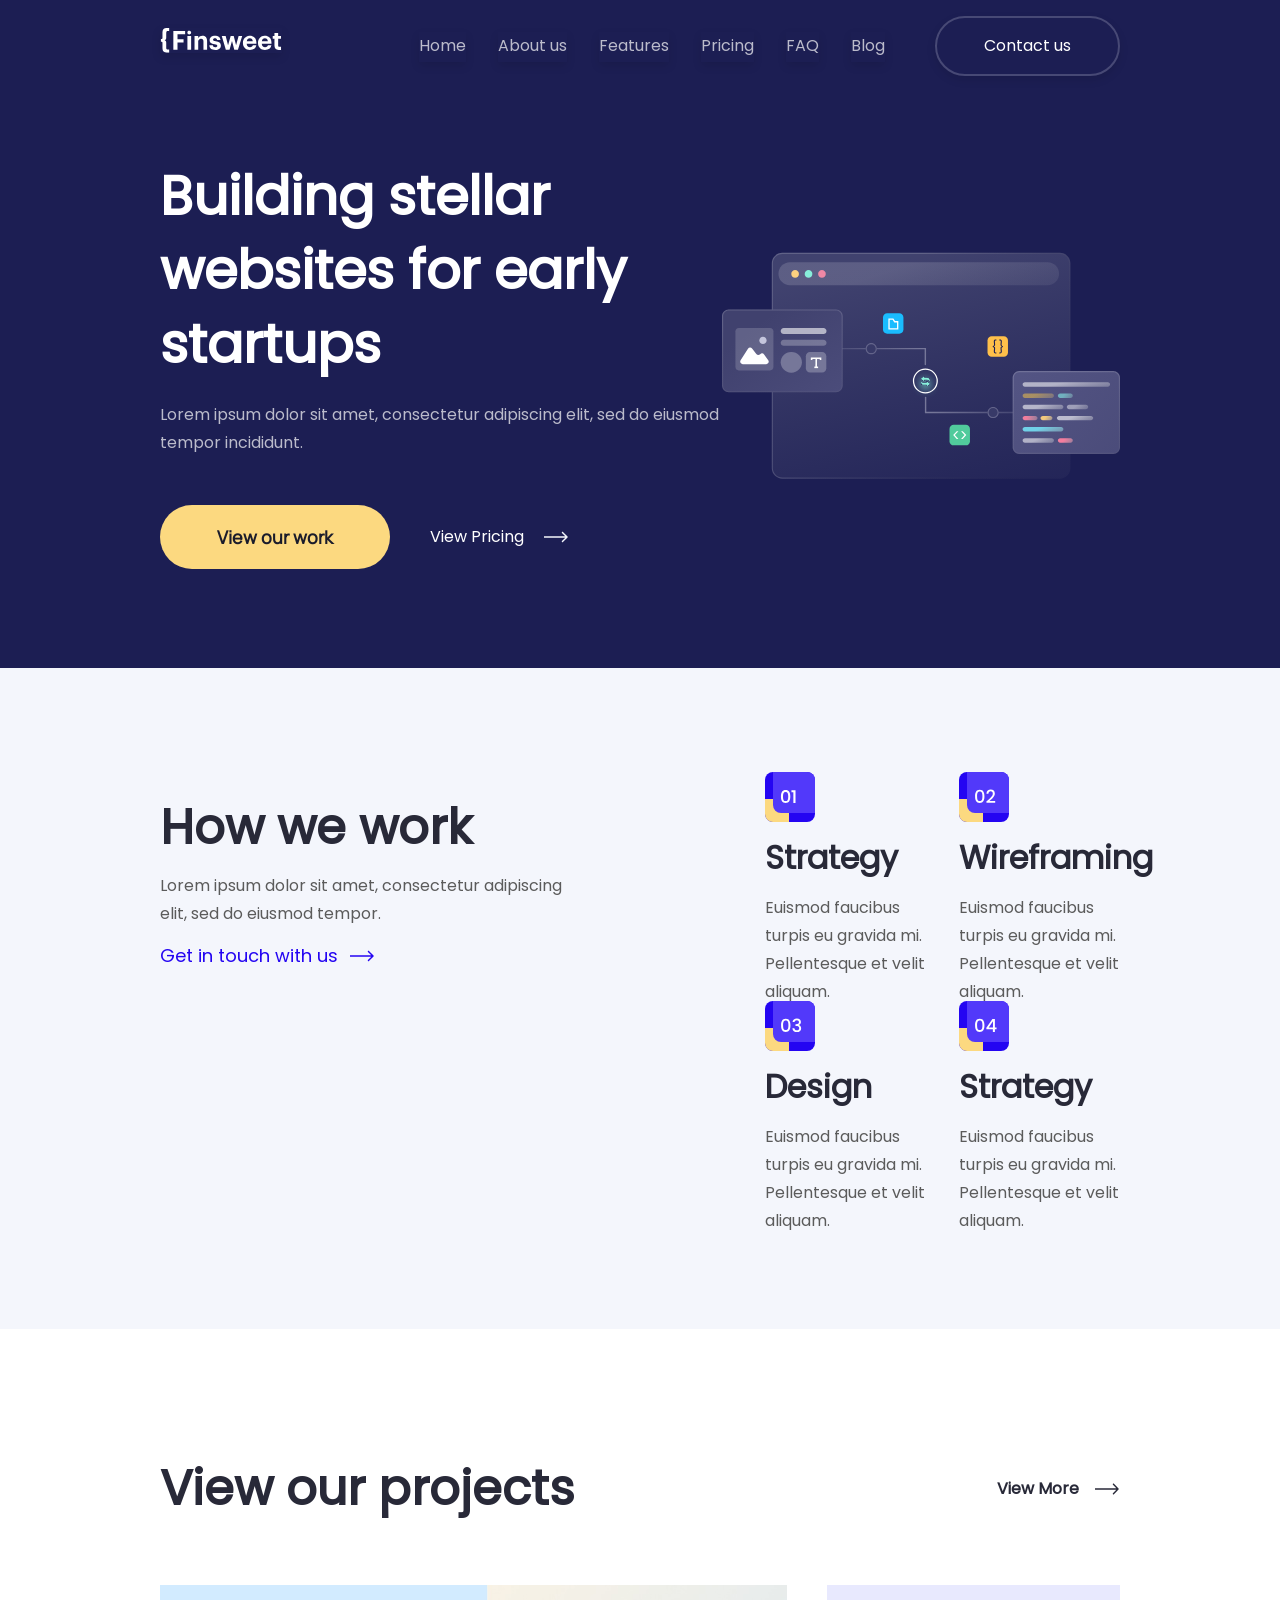
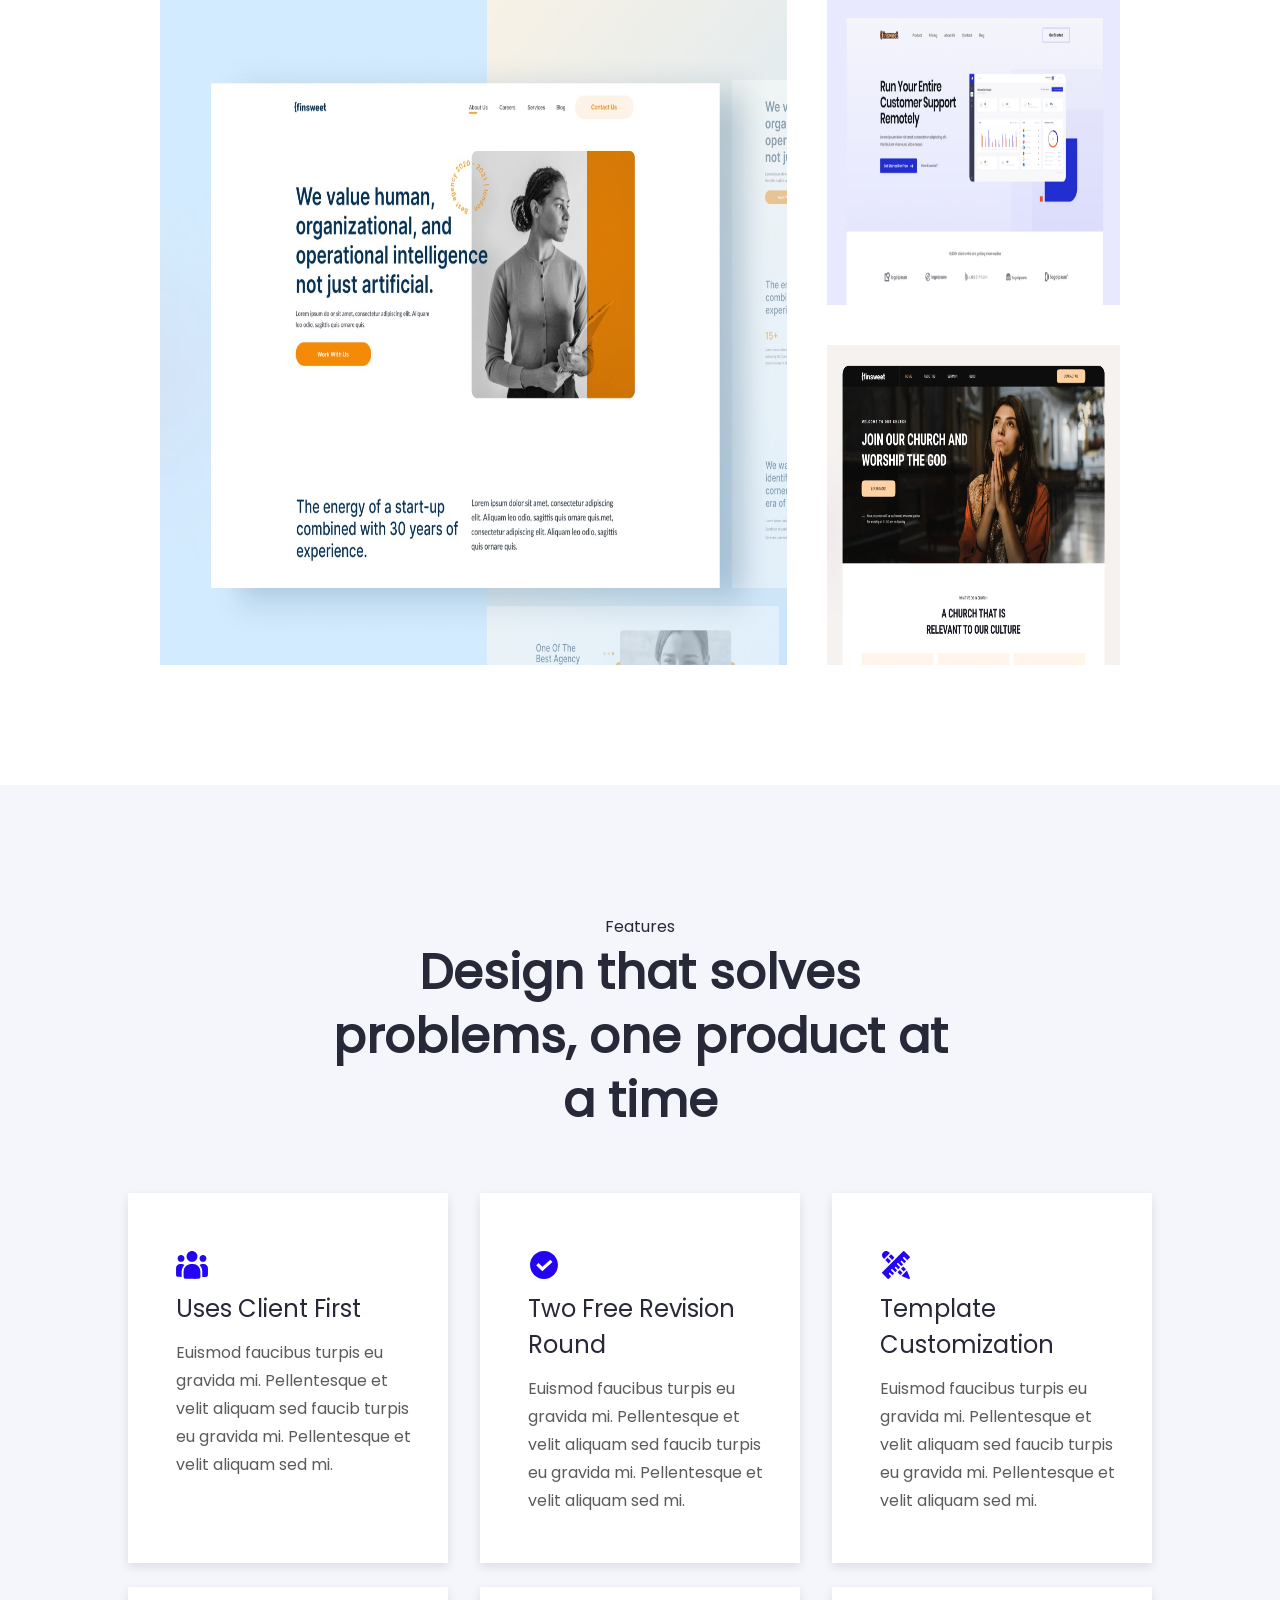
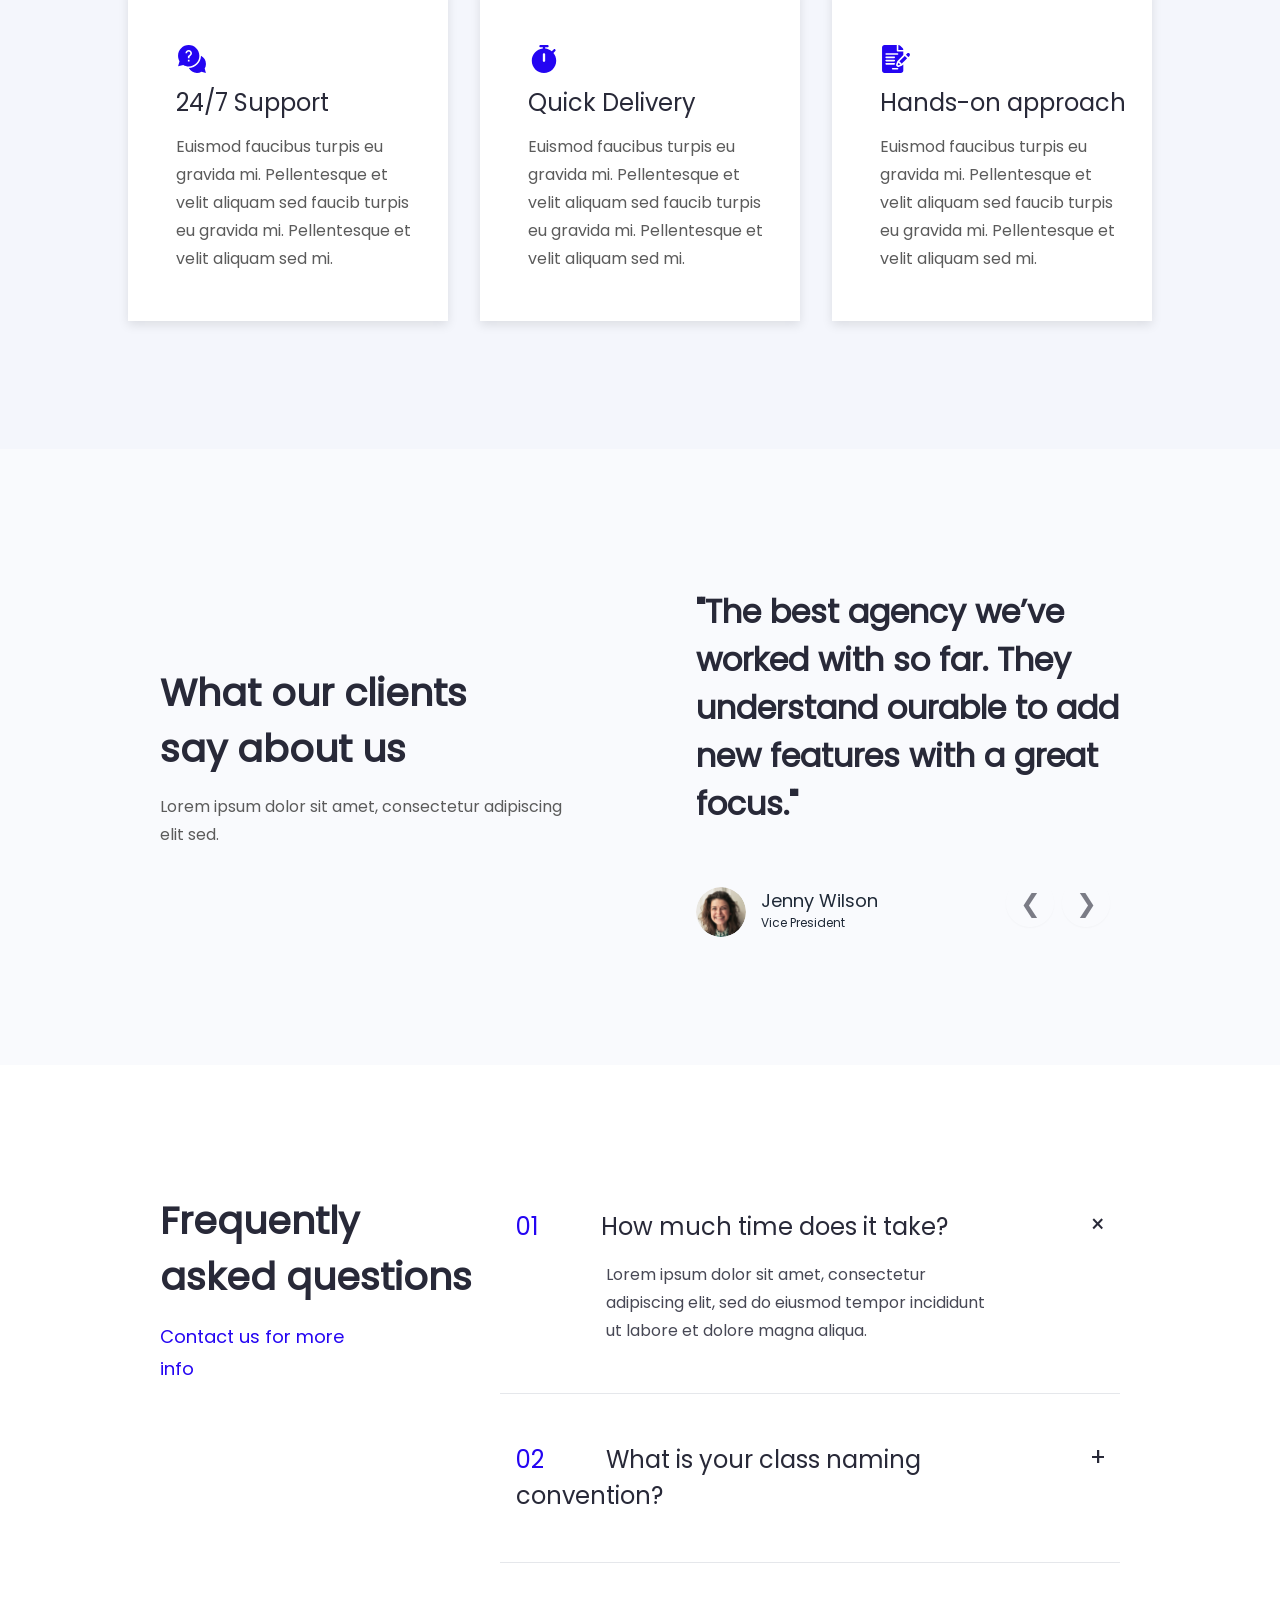
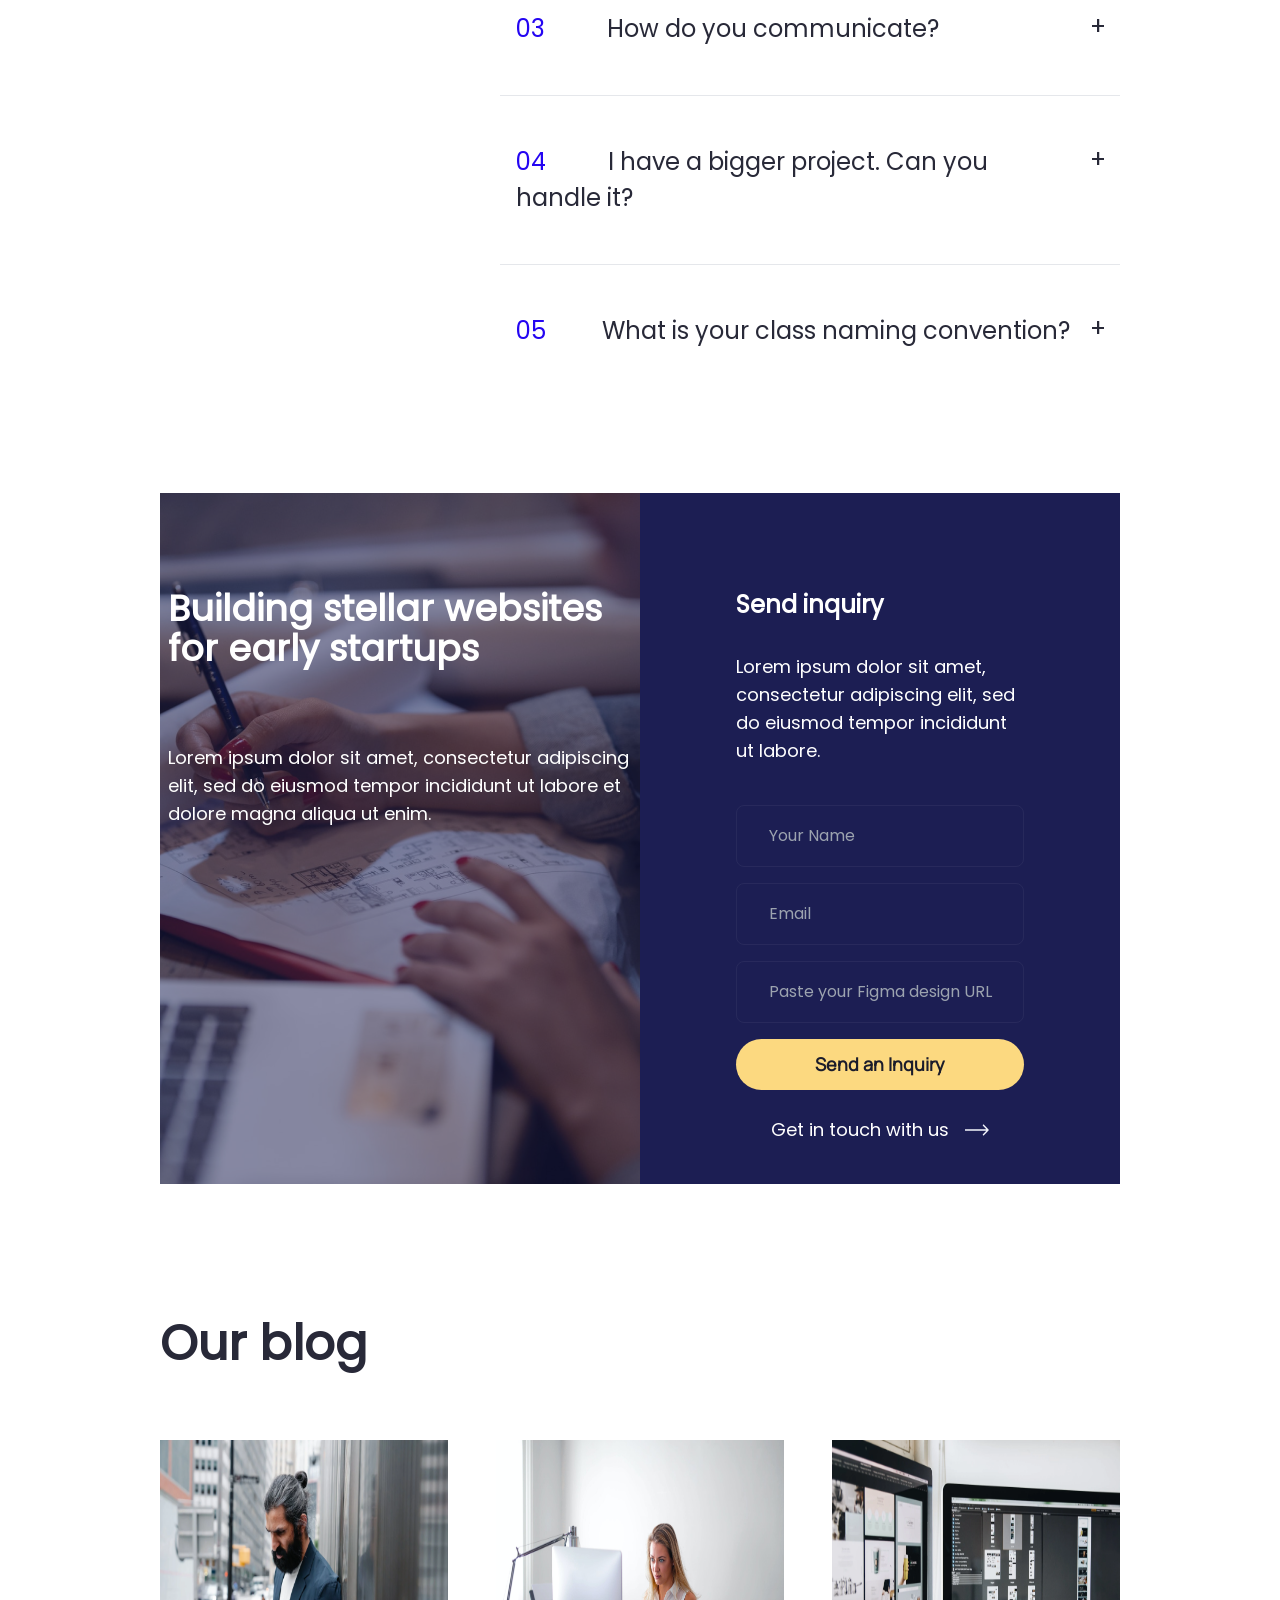
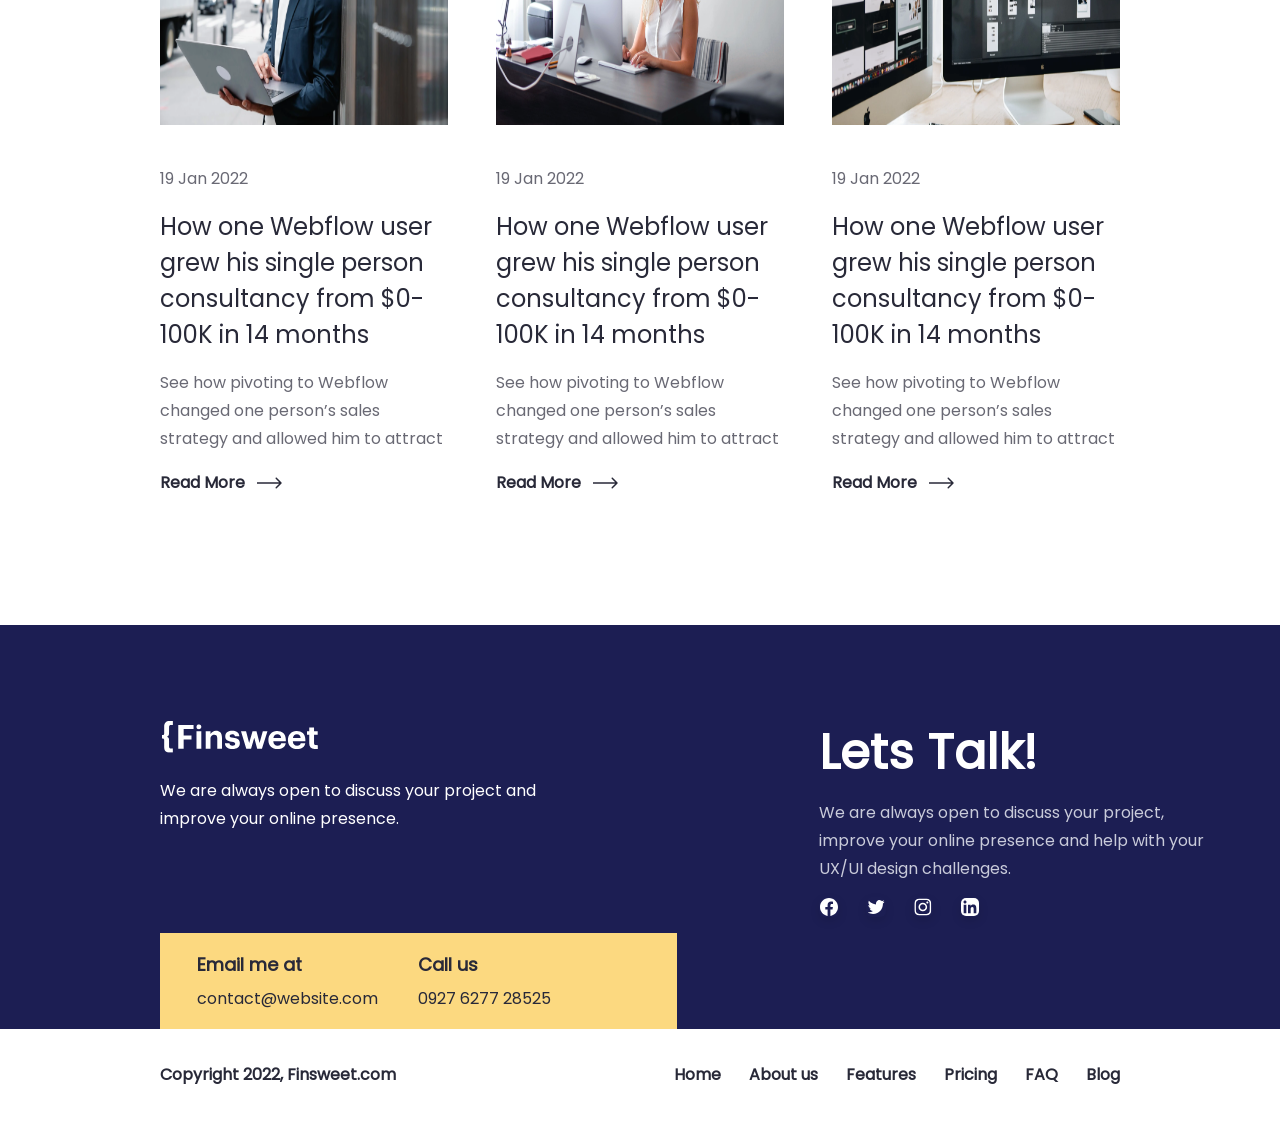
<file: index.html>
<!DOCTYPE html>
<html lang="en">
  <head>
    <meta charset="UTF-8" />
    <link rel="icon" type="image/svg+xml" href="/vite.svg" />
    <meta name="viewport" content="width=device-width, initial-scale=1.0" />
    <title>Home</title>
    <link rel="stylesheet" href="./public/css/main.css" />
  </head>
  <body>
    <div class="wrapper">
      <!-- Header -->

      <header class="w-full h-fit flex flex-col bg-tintBlue fixed top-0 left-0 right-0 z-50 mb-24">
        <div
          class="w-full spaceLeftRight h-[92px] flex flex-row justify-between"
        >
          <img
            src="./public/images/header/nav/Logo.svg"
            alt="Logo"
            class="w-[122px] h-[24.71px] mt-8 md:mt-[28.04px] hover-effect cursor-pointer"
          />

          <nav
            class="hidden md:flex w-auto ml-auto h-[29.91px] mt-[32.04px] space-x-3 md:space-x-6 lg:space-x-7 xl:space-x-8"
          >
            <a href="./index.html" class="menu_text-2">Home</a>
            <a href="./about_us.html" class="menu_text-2">About us</a>
            <a href="./features.html" class="menu_text-2">Features</a>
            <a href="./price.html" class="menu_text-2">Pricing</a>
            <a href="./privacy_policy.html" class="menu_text-2 hidden sm:block"
              >FAQ</a
            >
            <a href="./blog.html" class="menu_text-2 block">Blog</a>
          </nav>

          <a
            href="./contact_us.html"
            class="hidden md:flex md:w-[145px] lg:w-[165px] xl:w-[185px] h-[40px] sm:h-[45px] md:h-[50px] lg:h-[55px] xl:h-[60px] mt-4 ml-4 sm:ml-[20px] md:ml-[30px] lg:ml-[40px] xl:ml-[50px] border-2 border-[#F4F6FC33] rounded-full bg-inherit items-center justify-center hover:border-[#FFFFFF] menu_text-1"
            >Contact us</a
          >

          <!-- Hamburger Icon for mobile screens -->
          <div class="md:hidden flex items-center px-2.5 sm:px-9 space-x-4">
            <label
              class="btn btn-circle swap swap-rotate bg-inherit border-white"
            >
              <!-- this hidden checkbox controls the state -->
              <input id="hamburger-btn" type="checkbox" />

              <!-- hamburger icon -->
              <svg
                class="swap-off fill-white"
                xmlns="http://www.w3.org/2000/svg"
                width="32"
                height="32"
                viewBox="0 0 512 512"
              >
                <path
                  d="M64,384H448V341.33H64Zm0-106.67H448V234.67H64ZM64,128v42.67H448V128Z"
                />
              </svg>

              <!-- close icon -->
              <svg
                class="swap-on fill-white"
                xmlns="http://www.w3.org/2000/svg"
                width="32"
                height="32"
                viewBox="0 0 512 512"
              >
                <polygon
                  points="400 145.49 366.51 112 256 222.51 145.49 112 112 145.49 222.51 256 112 366.51 145.49 400 256 289.49 366.51 400 400 366.51 289.49 256 400 145.49"
                />
              </svg>
            </label>
            <h3
              id="menu-close-open"
              class="text-white button_text hidden sm:flex"
            >
              Menu
            </h3>
          </div>
        </div>
      </header>
      <nav
        id="mobile-menu"
        class="hidden flex-col space-y-2 px-8 pb-4 bg-tintBlue md:hidden fixed top-[92px] left-0 right-0 z-50 mb-24"
      >
        <a href="./index.html" class="headerMenuStyle text-white">
          <div>Home</div>
          <img src="./public/images/header/flesh.svg" alt="" />
        </a>
        <a href="./about_us.html" class="headerMenuStyle">
          About us
          <img src="./public/images/header/flesh.svg" alt="" />
        </a>
        <a href="./features" class="headerMenuStyle">
          Features
          <img src="./public/images/header/flesh.svg" alt="" />
        </a>
        <a href="./price.html" class="headerMenuStyle">
          Pricing
          <img src="./public/images/header/flesh.svg" alt="" />
        </a>
        <a href="./privacy_policy.html" class="headerMenuStyle">
          FAQ
          <img src="./public/images/header/flesh.svg" alt="" />
        </a>
        <a href="./blog.html" class="headerMenuStyle">
          Blog
          <img src="./public/images/header/flesh.svg" alt="" />
        </a>
        <a
          href="./contact_us.html"
          class="headerMenuStyle font-[Poppins] font-semibold text-[#1B1C2B] mt-4 px-4 border-[2px] w-fit bg-[#FCD980] hover:bg-tintBlue border-[#8d851b] hover:border-red-500"
        >
          Contact us</a
        >
      </nav>
      <!-- End Header -->

      <!-- Home Hero -->
      <div
        class="w-full h-fit lg:h-[668px] bg-tintBlue flex flex-col space-y-10 lg:space-y-0 lg:flex-row-reverse flex-nowrap items-center justify-center lg:justify-between px-0 lg:px-40 pb-8 lg:pb-24 pt-40"
      >       
        <div class="flex justify-center lg:justify-end w-full h-[361.12px]">
          <img
            src="./public/images/Home Hero/Illustration.svg"
            alt="Illustration"
          />
        </div> 
        <div
          class="w-[500px] lg:w-[582px] h-[414px] flex flex-col flex-nowrap space-y-11"
        >
          <div class="h-[302px] flex flex-col space-y-5">
            <h1
              class="h-[222px] heading-1 text-[#FFFFFF] text-center lg:text-left"
            >
              Building stellar websites for early startups
            </h1>
            <p
              class="w-[470px] lg:w-[562px] h-[56px] paragraph text-[#BBBBCB] text-center lg:text-left"
            >
              Lorem ipsum dolor sit amet, consectetur adipiscing elit, sed do
              eiusmod tempor incididunt.
            </p>
          </div>
          <div class="h-[64px] flex flex-row items-center space-x-10 justify-center lg:justify-start">
            <a
              href="./work.html"
              class="w-[230px] h-[64px] flex bg-[#FCD980] rounded-full button_text items-center justify-center"
              >View our work</a
            >
            <a
              href="./price.html"
              class="w-[138px] h-[28px] flex flex-row space-x-4  "
            >
              <div
                class="w-[98px] menu_text-1_nonehover "
              >
                View Pricing
              </div>
              <img
                src="./public/images/Home Hero/Arrow 1.svg"
                class="w-[24px]"
                alt=""
              />
            </a>
          </div>
        </div>

        
      </div>
      <!-- End Home Hero -->

      <!-- This is how it work -->
      <div
        class="w-full h-fit lg:h-[661px] spaceLeftRight flex flex-col items-center lg:items-start lg:flex-row xl:space-x-[200px] 2xl:space-x-[350px] py-24 lg:py-[128px] bg-[#F4F6FC] dark:bg-[#386775]"
      >
        <div class="lg:w-[490px] h-auto space-y-3 mb-8 lg:mb-0">
          <div class="h-[64px] heading-2 lightDark text-center lg:text-left">
            How we work
          </div>
          <p
            class="w-[405px] h-auto paragraph text-[#5b5b5b] dark:text-white dark:opacity-70 text-center lg:text-left"
          >
            Lorem ipsum dolor sit amet, consectetur adipiscing elit, sed do
            eiusmod tempor.
          </p>
          <a
            href="#"
            class="w-auto h-[32px] flex flex-row space-x-3 justify-center lg:justify-start "
          >
            <div
              class="font-[Poppins] text-lg leading-8 font-medium text-center lg:text-left text-[#2405F2] dark:text-[#FCD980]"
            >
              Get in touch with us
            </div>
            <img
              src="./public/images/our_work/Arrow 2 (2).svg"
              alt="Arrow-2"
              class="w-[24px] hidden dark:block"
            />
            <img
              src="./public/images/How it work/Arrow 2.svg"
              alt="Arrow-2"
              class="w-[24px] dark:hidden"
            />
          </a>
        </div>
        <div
          class="w-full lg:w-[656px] h-[405px] grid grid-cols-2 grid-rows-2 gap-8 items-center"
        >
          <div class="howWorkDiv">
            <img
              src="./public/images/How it work/pointer 1.svg"
              alt="01"
              class="w-[50px] h-[50px]"
            />
            <h5 class="heading-5 lightDark">Strategy</h5>
            <p class="howWorkParagraph">
              Euismod faucibus turpis eu gravida mi. Pellentesque et velit
              aliquam.
            </p>
          </div>
          <div class="howWorkDiv">
            <img
              src="./public/images/How it work/pointer 2.svg"
              alt="01"
              class="w-[50px] h-[50px]"
            />
            <h5 class="heading-5 lightDark">Wireframing</h5>
            <p class="howWorkParagraph">
              Euismod faucibus turpis eu gravida mi. Pellentesque et velit
              aliquam.
            </p>
          </div>
          <div class="howWorkDiv_2">
            <img
              src="./public/images/How it work/pointer 3.svg"
              alt="01"
              class="w-[50px] h-[50px]"
            />
            <h5 class="heading-5 lightDark">Design</h5>
            <p class="howWorkParagraph">
              Euismod faucibus turpis eu gravida mi. Pellentesque et velit
              aliquam.
            </p>
          </div>
          <div class="howWorkDiv_2">
            <img
              src="./public/images/How it work/pointer 4.svg"
              alt="01"
              class="w-[50px] h-[50px]"
            />
            <h5 class="heading-5 lightDark">Strategy</h5>
            <p class="howWorkParagraph">
              Euismod faucibus turpis eu gravida mi. Pellentesque et velit
              aliquam.
            </p>
          </div>
        </div>
      </div>
      <!-- End This is how it work -->

      <!-- Our work -->
      <div class="px-6 lg:px-40 py-32 lg:pt-32 lg:pb-0 w-full h-fit lg:h-fit">
        <div class="w-full h-fit lg:h-[928px] flex flex-col">
          <div
            class="w-full h-32 flex flex-col lg:flex-row lg:justify-between items-center lg:items-start bg-white dark:bg-[#8889ac]"
          >
            <h2 class="heading-2 lightDark">View our projects</h2>
            <a
              href="./work.html"
              class="flex flex-row w-[123px] h-[28px] space-x-4 items-center lg:pt-8 "
            >
              <div
                class="menu_text-1_nonehover text-[#282938] dark:text-[#FCD980] font-bold"
              >
                View More
              </div>
              <img
              src="./public/images/our_work/Arrow 2 (2).svg"
              alt="Arrow-2"
              class="w-[24px] hidden dark:block"
            />
            <img
            src="./public/images/our_work/Arrow 1 (2).svg"
            alt="Arrow-2"
              class="w-[24px] dark:hidden"
            />
            </a>
          </div>

          <div class="grid grid-cols-1 lg:grid-cols-3 gap-10">
            <!-- کارت بزرگ در سمت چپ -->
            <div
              class="relative group col-span-1 lg:col-span-2 row-span-2 h-[320px] lg:h-[680px] bg-cover bg-center overflow-hidden"
            >
              <img
                src="./public/images/our_work/01.jpeg"
                alt="Project 1 Image"
                class="w-full h-full"
              />
              <div
                class="absolute inset-0 bg-gradient-to-br from-[rgba(28,30,83,0.42)] to-[rgba(28,30,83,1)] opacity-0 group-hover:opacity-100 transition-opacity duration-500"
              ></div>
              <div
                class="absolute inset-0 flex items-end justify-start p-12 opacity-0 group-hover:opacity-100 transition-opacity duration-500"
              >
                <div class="">
                  <h2
                    class="w-[313px] text-white text-xl lg:text-2xl font-bold mb-2 font-[Poppins]"
                  >
                    Workhub office Webflow Webflow Design
                  </h2>
                  <p
                    class="w-[293px] text-white text-sm lg:text-md mb-4 font-[Poppins] opacity-70"
                  >
                    Euismod faucibus turpis eu gravida mi. Pellentesque et velit
                    aliquam
                  </p>
                  <a
                    href="#"
                    class="text-[#FCD980] text-md font-medium inline-flex items-center "
                  >
                    View project
                    <span class="ml-2"
                      ><img
                        src="./public/images/our_work/Arrow 2 (2).svg"
                        alt=""
                    /></span>
                  </a>
                </div>
              </div>
            </div>

            <!-- کارت بالا سمت راست -->
            <div
              class="relative group col-span-1 h-[320px] lg:h-[320px] bg-cover bg-center overflow-hidden"
            >
              <img
                src="./public/images/our_work/02.jpeg"
                alt="Project 2 Image"
                class="w-full h-full"
              />
              <div class="cardDiv_1"></div>
              <div class="cardDiv_2">
                <div class="">
                  <h2 class="cardH2">Unisaas Website Design</h2>
                  <a href="#" class="cardLink">
                    View portfolio
                    <span class="ml-2"
                      ><img
                        src="./public/images/our_work/Arrow 2 (2).svg"
                        alt=""
                    /></span>
                  </a>
                </div>
              </div>
            </div>

            <!-- کارت پایین سمت راست -->
            <div
              class="relative group col-span-1 h-[320px] lg:h-[320px] bg-cover bg-center overflow-hidden"
            >
              <img
                src="./public/images/our_work/03.jpeg"
                alt="Project 3 Image"
                class="w-full h-full"
              />
              <div class="cardDiv_1"></div>
              <div class="cardDiv_2">
                <div class="">
                  <h2 class="cardH2">Unisaas Website Design</h2>
                  <a href="#" class="cardLink">
                    View portfolio
                    <span class="ml-2"
                      ><img
                        src="./public/images/our_work/Arrow 2 (2).svg"
                        alt=""
                    /></span>
                  </a>
                </div>
              </div>
            </div>
          </div>
        </div>
      </div>
      <!-- End Our work -->

      <!-- Features -->
      <div
        class="flex flex-col space-y-12 items-center w-full bg-[#F4F6FC] dark:bg-[#386775] px-4  sm:px-16 py-20 md:px-32 md:py-32 2xl:px-40 lg:h-fit"
      >
        <div
          class="flex flex-col items-center w-full sm:w-[630px] h-auto sm:h-[232px] text-center"
        >
          <div
            class="menu_text-1_nonehover lightDark text-center w-full h-auto sm:w-[419px] sm:h-[28px]"
          >
            Features
          </div>
          <h2
            class="heading-2 lightDark text-center w-full h-auto sm:w-[630px] sm:h-[192px]"
          >
            Design that solves problems, one product at a time
          </h2>
        </div>
        <div
          class="grid grid-cols-1 sm:grid-cols-2 lg:grid-cols-3 gap-6 lg:gap-x-8 lg:gap-y-6"
        >
          <div class="featureDiv">
            <img
              src="./public/images/features/Icon.svg"
              alt="icon"
              class="w-[32px] h-[27.92px]"
            />
            <h6 class="featureH6">Uses Client First</h6>
            <p class="featurePragraph">
              Euismod faucibus turpis eu gravida mi. Pellentesque et velit
              aliquam sed faucib turpis eu gravida mi. Pellentesque et velit
              aliquam sed mi.
            </p>
          </div>
          <div class="featureDiv">
            <img
              src="./public/images/features/Icon (1).svg"
              alt="icon"
              class="w-[32px] h-[27.92px]"
            />
            <h6 class="featureH6">Two Free Revision Round</h6>
            <p class="featurePragraph">
              Euismod faucibus turpis eu gravida mi. Pellentesque et velit
              aliquam sed faucib turpis eu gravida mi. Pellentesque et velit
              aliquam sed mi.
            </p>
          </div>
          <div class="featureDiv">
            <img
              src="./public/images/features/Icon (2).svg"
              alt="icon"
              class="w-[32px] h-[27.92px]"
            />
            <h6 class="featureH6">Template Customization</h6>
            <p class="featurePragraph">
              Euismod faucibus turpis eu gravida mi. Pellentesque et velit
              aliquam sed faucib turpis eu gravida mi. Pellentesque et velit
              aliquam sed mi.
            </p>
          </div>
          <div class="featureDiv">
            <img
              src="./public/images/features/Icon (3).svg"
              alt="icon"
              class="w-[32px] h-[27.92px]"
            />
            <h6 class="featureH6">24/7 Support</h6>
            <p class="featurePragraph">
              Euismod faucibus turpis eu gravida mi. Pellentesque et velit
              aliquam sed faucib turpis eu gravida mi. Pellentesque et velit
              aliquam sed mi.
            </p>
          </div>
          <div class="featureDiv">
            <img
              src="./public/images/features/Icon (4).svg"
              alt="icon"
              class="w-[32px] h-[27.92px]"
            />
            <h6 class="featureH6">Quick Delivery</h6>
            <p class="featurePragraph">
              Euismod faucibus turpis eu gravida mi. Pellentesque et velit
              aliquam sed faucib turpis eu gravida mi. Pellentesque et velit
              aliquam sed mi.
            </p>
          </div>
          <div class="featureDiv">
            <img
              src="./public/images/features/Icon (5).svg"
              alt="icon"
              class="w-[32px] h-[27.92px]"
            />
            <h6 class="featureH6">Hands-on approach</h6>
            <p class="featurePragraph">
              Euismod faucibus turpis eu gravida mi. Pellentesque et velit
              aliquam sed faucib turpis eu gravida mi. Pellentesque et velit
              aliquam sed mi.
            </p>
          </div>
        </div>
      </div>
      <!-- End Features -->

      <!-- Testimonials -->
      <div
        class="flex flex-col items-center xl:flex-row space-y-12 lg:space-y-0 lg:space-x-28 px-4 py-8 sm:px-16 sm:py-20 md:px-40 md:py-32 w-full bg-[#F9FAFD] dark:bg-[#b3d6e2]"
      >
        <div
          class="flex flex-col space-y-4 w-full h-auto lg:h-[184px] items-center xl:items-baseline"
        >
          <div
            class="heading-3 text-[#282938] w-full lg:w-[327px] lg:h-[112px] text-center xl:text-left"
          >
            What our clients say about us
          </div>
          <p
            class="paragraph text-[#5b5b5b] w-full lg:h-[56px] text-center xl:text-left"
          >
            Lorem ipsum dolor sit amet, consectetur adipiscing elit sed.
          </p>
        </div>

        <div class="carousel w-full h-[40vh] ">
          <div id="slide1" class="carousel-item relative w-full active-slide">
            <div class="w-full m-auto h-full flex flex-col space-y-12">
              <h5
                class="sliderH5"
              >
                "The best agency we’ve worked with so far. They understand
                ourable to add new features with a great focus."
              </h5>
              
              <div class="sliderDiv">
                <div class="avatar">
                  <div class="w-[50px] rounded-full">
                    <img src="./public/images/testimonials/Mask Group.svg" />
                  </div>
                </div>
                <div class="font-normal">
                  <div class="text-[18px] font-[Poppins] dark:text-[#282938]">Jenny Wilson</div>
                  <div class="text-[12px] font-[Poppins] dark:text-[#282938]">Vice President</div>
                </div>
              </div>
            </div>

            <div class="sliderButton">
              <button onclick="prevSlide()" class="sliderNavigation">❮</button>
              <button onclick="nextSlide()" class="sliderNavigation">❯</button>
            </div>
          </div>
          <div id="slide2" class="carousel-item relative w-full active-slide">
            <div class="w-full m-auto h-full flex flex-col space-y-12">
              <h5
                class="sliderH5"
              >
              "Lorem ipsum dolor sit amet consectetur adipisicing elit. Est reiciendis optio minima."
              </h5>
              <div class="sliderDiv">
                <div class="avatar">
                  <div class="w-[50px] rounded-full">
                    <img src="./public/images/testimonials/02.jpeg" />
                  </div>
                </div>
                <div class="font-normal">
                  <div class="text-[18px] font-[Poppins] dark:text-[#282938]">Jason Doe</div>
                  <div class="text-[12px] font-[Poppins] dark:text-[#282938]">Managing Director</div>
                </div>
              </div>
            </div>

            <div class="sliderButton">
              <button onclick="prevSlide()" class="sliderNavigation">❮</button>
              <button onclick="nextSlide()" class="sliderNavigation">❯</button>
            </div>
          </div>
          <div id="slide3" class="carousel-item relative w-full active-slide">
            <div class="w-full m-auto h-full flex flex-col space-y-12">
              <h5
                class="sliderH5"
              >
              "Lorem ipsum dolor sit amet consectetur adipisicing elit. Quibusdam labore odit enim reprehenderit praesentium error?"
              </h5>
              <div class="sliderDiv">
                <div class="avatar">
                  <div class="w-[50px] rounded-full">
                    <img src="./public/images/testimonials/03.jpeg" />
                  </div>
                </div>
                <div class="font-normal">
                  <div class="text-[18px] font-[Poppins] dark:text-[#282938]">Dave Wood</div>
                  <div class="text-[12px] font-[Poppins] dark:text-[#282938]">General Manager</div>
                </div>
              </div>
            </div>

            <div class="sliderButton">
              <button onclick="prevSlide()" class="sliderNavigation">❮</button>
              <button onclick="nextSlide()" class="sliderNavigation">❯</button>
            </div>
          </div>
          <div id="slide4" class="carousel-item relative w-full active-slide">
            <div class="w-full m-auto h-full flex flex-col space-y-12">
              <div
                class="sliderH5"
              >
              "Lorem ipsum dolor sit amet consectetur adipisicing elit. Rerum nulla, id molestias quam quod earum natus nemo veniam ipsum fugit."
              </div>
              <div class="sliderDiv">
                <div class="avatar">
                  <div class="w-[50px] rounded-full">
                    <img src="./public/images/testimonials/04.jpeg" />
                  </div>
                </div>
                <div class="font-normal">
                  <div class="text-[18px] font-[Poppins] dark:text-[#282938]">Matt Demon</div>
                  <div class="text-[12px] font-[Poppins] dark:text-[#282938]">Chairperson</div>
                </div>
              </div>
            </div>

            <div class="sliderButton">
              <button onclick="prevSlide()" class="sliderNavigation">❮</button>
              <button onclick="nextSlide()" class="sliderNavigation">❯</button>
            </div>
          </div>
        </div>       
      </div>

      <!-- End Testimonials -->

      <!-- FAQ -->
      <div
        class="flex flex-col lg:flex-row space-y-8 lg:space-y-0 lg:space-x-5 w-full h-fit lg:h-fit px-0 sm:px-6 xl:px-40 py-32"
      >
        <div
          class="flex flex-col space-y-4 w-full lg:w-[50%] h-auto lg:h-[160px]"
        >
          <div
            class="w-full lg:w-[320px] h-auto lg:h-[112px] heading-3 lightDark text-center lg:text-left"
          >
            Frequently asked questions
          </div>
          <a
            href="./contact_us.html"
            class="w-full lg:w-[220px] h-auto lg:h-[32px] font-[Poppins] lightDark text-[#2405F2] dark:text-[#FCD980] text-[18px] leading-8 text-center lg:text-left "
            >Contact us for more info</a
          >
        </div>

        <div class="flex flex-col space-y-8 w-full h-auto lg:h-fit">
          <div class="faqDiv_1">
            <input type="radio" name="my-accordion-3" checked="checked" />
            <div class="collapse-title heading-6 lightDark">
              <span class="faqSpan">01</span> How much time does it take?
            </div>
            <div class="collapse-content h-fit">
              <p class="faqParagraph">
                Lorem ipsum dolor sit amet, consectetur adipiscing elit, sed do
                eiusmod tempor incididunt ut labore et dolore magna aliqua.
              </p>
            </div>
          </div>

          <hr class="w-full bg-[#ECECF1]" />

          <div class="faqDiv_1">
            <input type="radio" name="my-accordion-3" />
            <div class="collapse-title heading-6 lightDark">
              <span class="faqSpan">02</span> What is your class naming
              convention?
            </div>
            <div class="collapse-content h-fit">
              <p class="faqParagraph">
                Lorem ipsum dolor sit amet, consectetur adipiscing elit, sed do
                eiusmod tempor incididunt ut labore et dolore magna aliqua.
              </p>
            </div>
          </div>

          <hr class="w-full bg-[#ECECF1]" />

          <div class="faqDiv_1">
            <input type="radio" name="my-accordion-3" />
            <div class="collapse-title heading-6 lightDark">
              <span class="faqSpan">03</span> How do you communicate?
            </div>
            <div class="collapse-content h-fit">
              <p class="faqParagraph">
                Lorem ipsum dolor sit amet, consectetur adipiscing elit, sed do
                eiusmod tempor incididunt ut labore et dolore magna aliqua.
              </p>
            </div>
          </div>

          <hr class="w-full bg-[#ECECF1]" />

          <div class="faqDiv_1">
            <input type="radio" name="my-accordion-3" />
            <div class="collapse-title heading-6 lightDark">
              <span class="faqSpan">04</span> I have a bigger project. Can you
              handle it?
            </div>
            <div class="collapse-content h-fit">
              <p class="faqParagraph">
                Lorem ipsum dolor sit amet, consectetur adipiscing elit, sed do
                eiusmod tempor incididunt ut labore et dolore magna aliqua.
              </p>
            </div>
          </div>

          <hr class="w-full bg-[#ECECF1]" />

          <div class="faqDiv_1">
            <input type="radio" name="my-accordion-3" />
            <div class="collapse-title heading-6 lightDark">
              <span class="faqSpan">05</span>What is your class naming
              convention?
            </div>
            <div class="collapse-content h-fit">
              <p class="faqParagraph">
                Lorem ipsum dolor sit amet, consectetur adipiscing elit, sed do
                eiusmod tempor incididunt ut labore et dolore magna aliqua.
              </p>
            </div>
          </div>
        </div>
      </div>
      <!-- End FAQ -->

      <!-- Contact Form -->
      <div class="w-full h-fit pb-32 px-4 md:px-16 xl:px-40">
        <div class="flex flex-col lg:flex-row w-full h-auto lg:h-[691px]">
          <div
            class="w-full lg:w-1/2 h-[350px] lg:h-[691px] flex justify-center bg-cover bg-center bg-[url('../images/Contact_Form/01.png')] relative"
          >
            <div class="w-full h-full absolute bg-[#1C1E5380]"></div>
            <div
              class="flex flex-col space-y-6 pt-12 md:pt-24 px-4 md:px-0 w-full xl:w-[464px] h-[225px] lg:h-[335px] absolute"
            >
              <h1
                class="heading-1 text-[#FFFFFF] w-full xl:w-[464px] h-auto lg:h-[225px] text-xl md:text-3xl lg:text-4xl text-center xl:text-left"
              >
                Building stellar websites for early startups
              </h1>
              <p
                class="paragraph text-[#FFFFFF] w-full xl:w-[464px] h-auto lg:h-[85px] text-sm md:text-base lg:text-lg text-center xl:text-left"
              >
                Lorem ipsum dolor sit amet, consectetur adipiscing elit, sed do
                eiusmod tempor incididunt ut labore et dolore magna aliqua ut
                enim.
              </p>
            </div>
          </div>
          <div
            class="w-full lg:w-1/2 bg-[#1C1E53] flex justify-center px-4 md:px-16 lg:px-24 pt-12 lg:pt-24 h-[580px] lg:h-full"
          >
            <div class="text-white w-full lg:w-[432px]">
              <div
                class="heading-5 mb-4 w-full h-[48px] text-lg md:text-xl lg:text-2xl text-center xl:text-left"
              >
                Send inquiry
              </div>
              <p
                class="mb-10 paragraph w-full h-auto text-sm md:text-base lg:text-lg text-center xl:text-left"
              >
                Lorem ipsum dolor sit amet, consectetur adipiscing elit, sed do
                eiusmod tempor incididunt ut labore.
              </p>
              <form>
                <input
                  class="formInput_1"
                  type="text"
                  placeholder="Your Name"
                />
                <input class="formInput_1" type="email" placeholder="Email" />
                <input
                  class="formInput_1"
                  type="text"
                  placeholder="Paste your Figma design URL"
                />
                <button
                  class="w-full bg-[#FCD980] text-[#1B1C2B] py-3 rounded-full button_text "
                >
                  Send an Inquiry
                </button>
              </form>
              <div class="w-full h-[32px] flex justify-center">
                <a
                  href="./contact_us.html"
                  class="mt-10 font-[Poppins] text-sm md:text-[18px] text-white flex flex-row items-center justify-center space-x-4 "
                >
                  <div>Get in touch with us</div>
                  <img
                    src="./public/images/Contact_Form/Arrow 2 (1).svg"
                    alt="arrow"
                    class="w-6"
                  />
                </a>
              </div>
            </div>
          </div>
        </div>
      </div>
      <!-- End Contact Form -->

      <!-- Blog -->
      <div class="w-full h-fit pb-32 px-4 md:px-16 lg:px-40">
        <div class="flex flex-col w-full space-y-16 h-auto">
          <div class="heading-2 lightDark">Our blog</div>
          <div
            class="flex flex-col lg:flex-row lg:space-x-6 space-y-16 lg:space-y-0 justify-between h-fit"
          >
            <div class="flex flex-col space-y-4 w-full lg:w-[30%] h-auto">
              <img
                src="./public/images/Blog/01.png"
                alt=""
                class="w-full h-[285px] mb-6 "
              />
              <div class="blogParagraph">19 Jan 2022</div>
              <h6 class="blogH6">
                How one Webflow user grew his single person consultancy from
                $0-100K in 14 months
              </h6>
              <p class="blogParagraph">
                See how pivoting to Webflow changed one person’s sales strategy
                and allowed him to attract
              </p>
              <a href="#" class="linkStyle">
                <div class="readMoreStyle">Read More</div>
                <img src="./public/images/Blog/Arrow 1 (1).svg" alt="" class="dark:hidden"/>
                <img src="./public/images/our_work/Arrow 2 (2).svg" alt="" class="hidden dark:block" />                
              </a>
            </div>
            <div class="flex flex-col space-y-4 w-full lg:w-[30%] h-auto">
              <img
                src="./public/images/Blog/02.png"
                alt=""
                class="w-full h-[285px] mb-6"
              />
              <div class="blogParagraph">19 Jan 2022</div>
              <h6 class="blogH6">
                How one Webflow user grew his single person consultancy from
                $0-100K in 14 months
              </h6>
              <p class="blogParagraph">
                See how pivoting to Webflow changed one person’s sales strategy
                and allowed him to attract
              </p>
              <a href="#" class="linkStyle">
                <div class="readMoreStyle">Read More</div>
                <img src="./public/images/Blog/Arrow 1 (1).svg" alt="" class="dark:hidden"/>
                <img src="./public/images/our_work/Arrow 2 (2).svg" alt="" class="hidden dark:block" /> 
              </a>
            </div>
            <div class="flex flex-col space-y-4 w-full lg:w-[30%] h-auto">
              <img
                src="./public/images/Blog/03.png"
                alt=""
                class="w-full h-[285px] mb-6"
              />
              <div class="blogParagraph">19 Jan 2022</div>
              <h6 class="blogH6">
                How one Webflow user grew his single person consultancy from
                $0-100K in 14 months
              </h6>
              <p class="blogParagraph">
                See how pivoting to Webflow changed one person’s sales strategy
                and allowed him to attract
              </p>
              <a href="#" class="linkStyle">
                <div class="readMoreStyle">Read More</div>
                <img src="./public/images/Blog/Arrow 1 (1).svg" alt="" class="dark:hidden"/>
                <img src="./public/images/our_work/Arrow 2 (2).svg" alt="" class="hidden dark:block" /> 
              </a>
            </div>
          </div>
        </div>
      </div>
      <!-- End Blog -->

      <!-- Footer -->
      <footer class="w-full h-fit flex flex-col">
        <div
          class="flex flex-col w-full h-fit pt-12 xl:pt-24 px-6 xl:px-40 bg-[#1C1E53]"
        >
          <div
            class="w-full h-auto flex flex-col md:flex-row space-y-8 md:space-y-0 md:space-x-[260px] items-start justify-between"
          >
            <div class="w-full md:w-[400px] flex flex-col space-y-6">
              <img
                src="./public/images/header/nav/Logo.svg"
                alt="Logo"
                class="w-40 h-8"
              />
              <p class="paragraph w-full lg:w-[300px] xl:w-[399px] text-white">
                We are always open to discuss your project and improve your
                online presence.
              </p>
            </div>
            <div
              class="w-full lg:w-[400px] flex flex-col space-y-4 md:space-y-[14px] justify-between"
            >
              <h2 class="heading-2 text-white">Lets Talk!</h2>
              <p class="paragraph w-full lg:w-[399px] text-[#C9CBDA]">
                We are always open to discuss your project, improve your online
                presence and help with your UX/UI design challenges.
              </p>
              <div class="flex flex-row space-x-6 md:space-x-[27px] items-end">
                <a href="#">
                  <img
                    src="./public/images/Footer/Facebook/Negative.svg"
                    alt=""
                    class="socialMediaHover"
                  />
                </a>
                <a href="#">
                  <img
                    src="./public/images/Footer/Twitter/Negative.svg "
                    alt=""
                    class="socialMediaHover"
                  />
                </a>
                <a href="#">
                  <img
                    src="./public/images/Footer/Instagram/Negative.svg"
                    alt=""
                    class="socialMediaHover"
                  />
                </a>
                <a href="#">
                  <img
                    src="./public/images/Footer/LinkedIn/Negative.svg"
                    alt=""
                    class="socialMediaHover"
                  />
                </a>
              </div>
            </div>
          </div>
          <div class="w-full md:w-[517px] bg-[#FCD980] mt-8 md:mt-4">
            <div
              class="w-full h-auto flex flex-col md:flex-row px-6 md:px-[37px] py-4 space-y-4 md:space-y-0 md:space-x-10"
            >
              <div class="flex flex-col space-y-1">
                <div
                  class="font-[Poppins] text-[18px] leading-8 font-semibold text-[#282938]"
                >
                  Email me at
                </div>
                <p class="paragraph text-[#282938]">contact@website.com</p>
              </div>
              <div class="flex flex-col space-y-1">
                <div
                  class="font-[Poppins] text-[18px] leading-8 font-semibold text-[#282938]"
                >
                  Call us
                </div>
                <p class="paragraph text-[#282938]">0927 6277 28525</p>
              </div>
            </div>
          </div>
        </div>
        <div
          class="w-full h-[92px] flex flex-col space-y-2 lg:space-y-0 lg:flex-row items-center px-6 xl:px-40 py-2 lg:py-0 md:justify-between"
        >
          <p
            class="hidden lg:block paragraph lightDark w-full md:w-[241px] font-semibold text-center md:text-left"
          >
            Copyright 2022, Finsweet.com
          </p>
          <div class="flex flex-row space-x-6 md:space-x-7 mt-2 md:mt-0">
            <a href="./index.html" class="menu_style">Home</a>
            <a href="./about_us.html" class="menu_style">About us</a>
            <a href="./features.html" class="menu_style">Features</a>
            <a href="./price.html" class="menu_style">Pricing</a>
            <a href="./privacy_policy.html" class="menu_style">FAQ</a>
            <a href="./blog.html" class="menu_style">Blog</a>
          </div>
          <p
            class="lg:hidden paragraph lightDark w-full md:w-[241px] font-semibold text-center md:text-left"
          >
            Copyright 2022, Finsweet.com
          </p>
        </div>
      </footer>

      <!-- End Footer -->
    </div>
  </body>

  <script>
    const hamburgerBtn = document.getElementById("hamburger-btn");
    const mobileMenu = document.getElementById("mobile-menu");
    const menuOpenClose = document.getElementById("menu-close-open");

    hamburgerBtn.addEventListener("click", () => {
      mobileMenu.classList.toggle("hidden");

      if (!mobileMenu.classList.contains("hidden")) {
        menuOpenClose.textContent = "Close";
      } else {
        menuOpenClose.textContent = "Menu";
      }
    });
  </script>

  <script>
    let currentSlide = 0;
const slides = document.querySelectorAll('.carousel-item');

function showSlide(index) {
  slides.forEach((slide, i) => {
    slide.classList.add('hidden');
    if (i === index) {
      slide.classList.remove('hidden');
    }
  });
}

function nextSlide() {
  currentSlide = (currentSlide + 1) % slides.length;
  showSlide(currentSlide);
}

function prevSlide() {
  currentSlide = (currentSlide - 1 + slides.length) % slides.length;
  showSlide(currentSlide);
}

// اسلاید اول نمایش داده می‌شود
showSlide(currentSlide);

  </script>
</html>
</file>
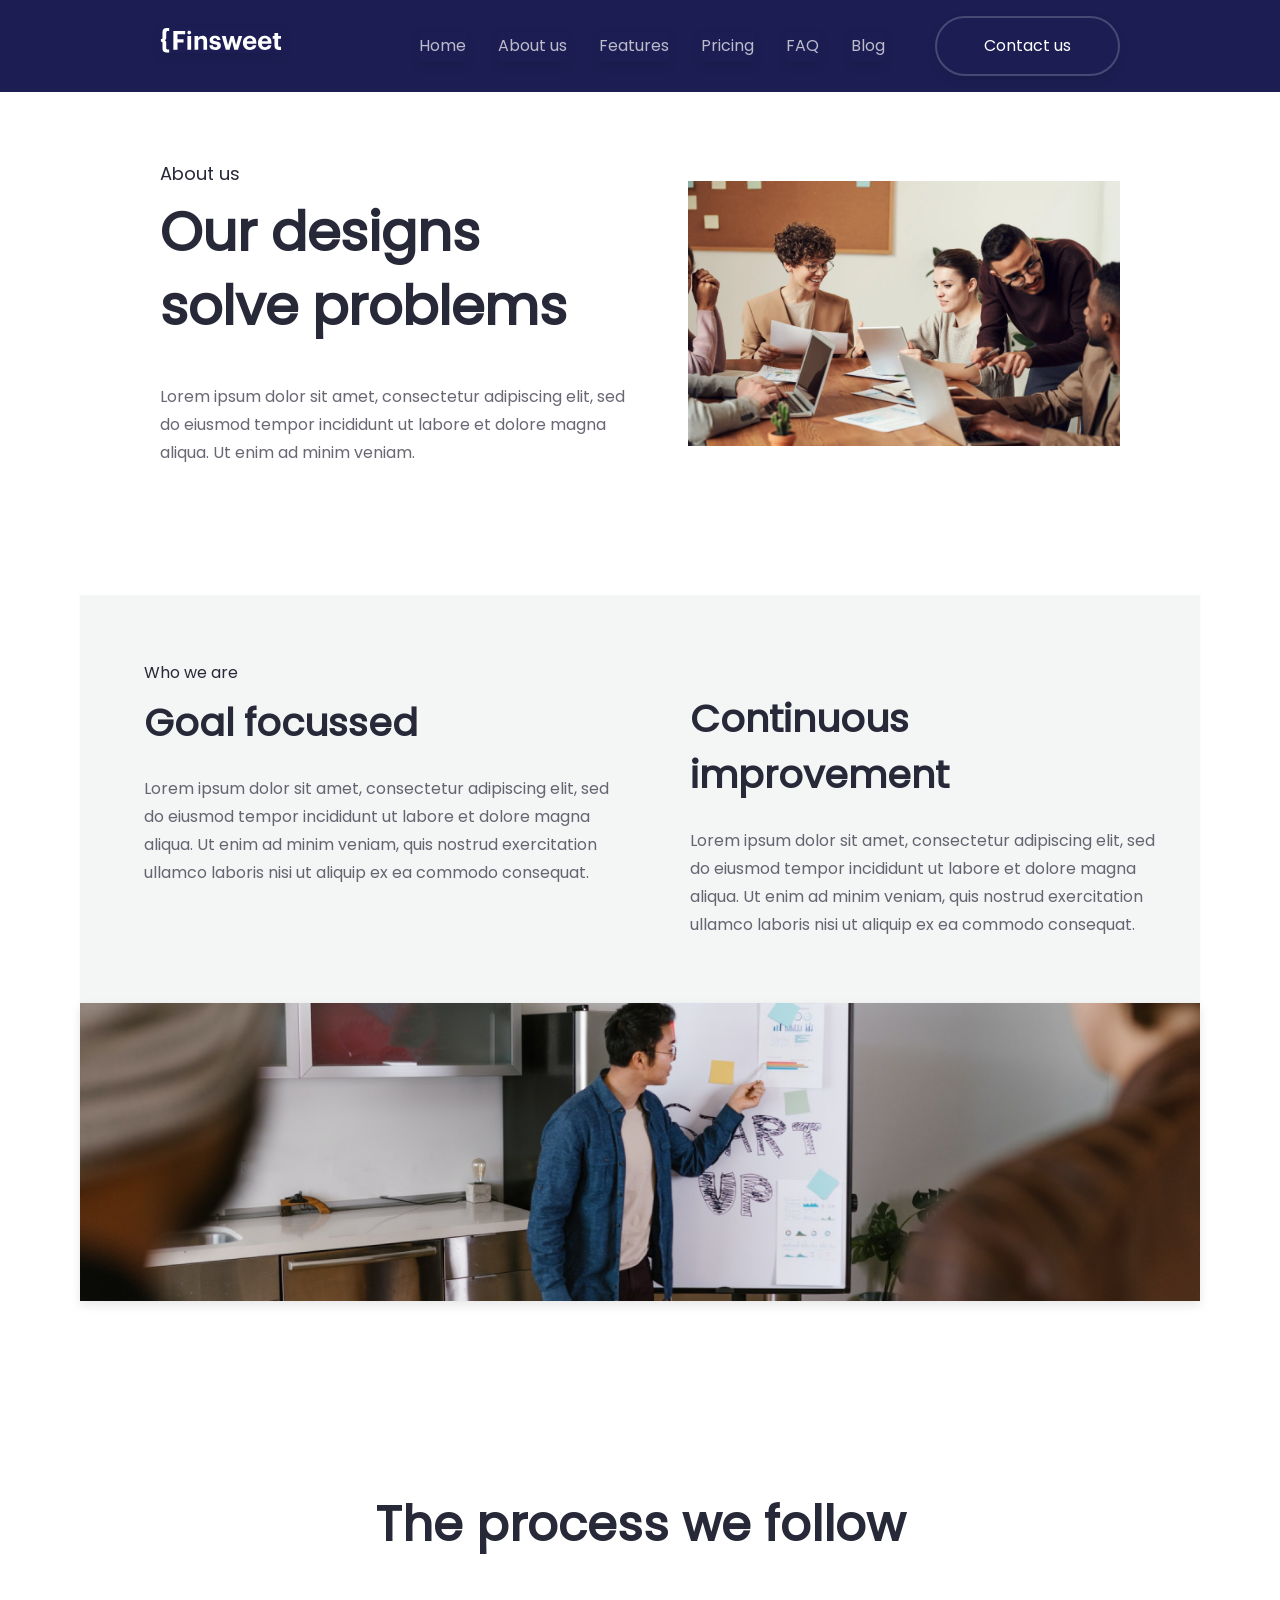
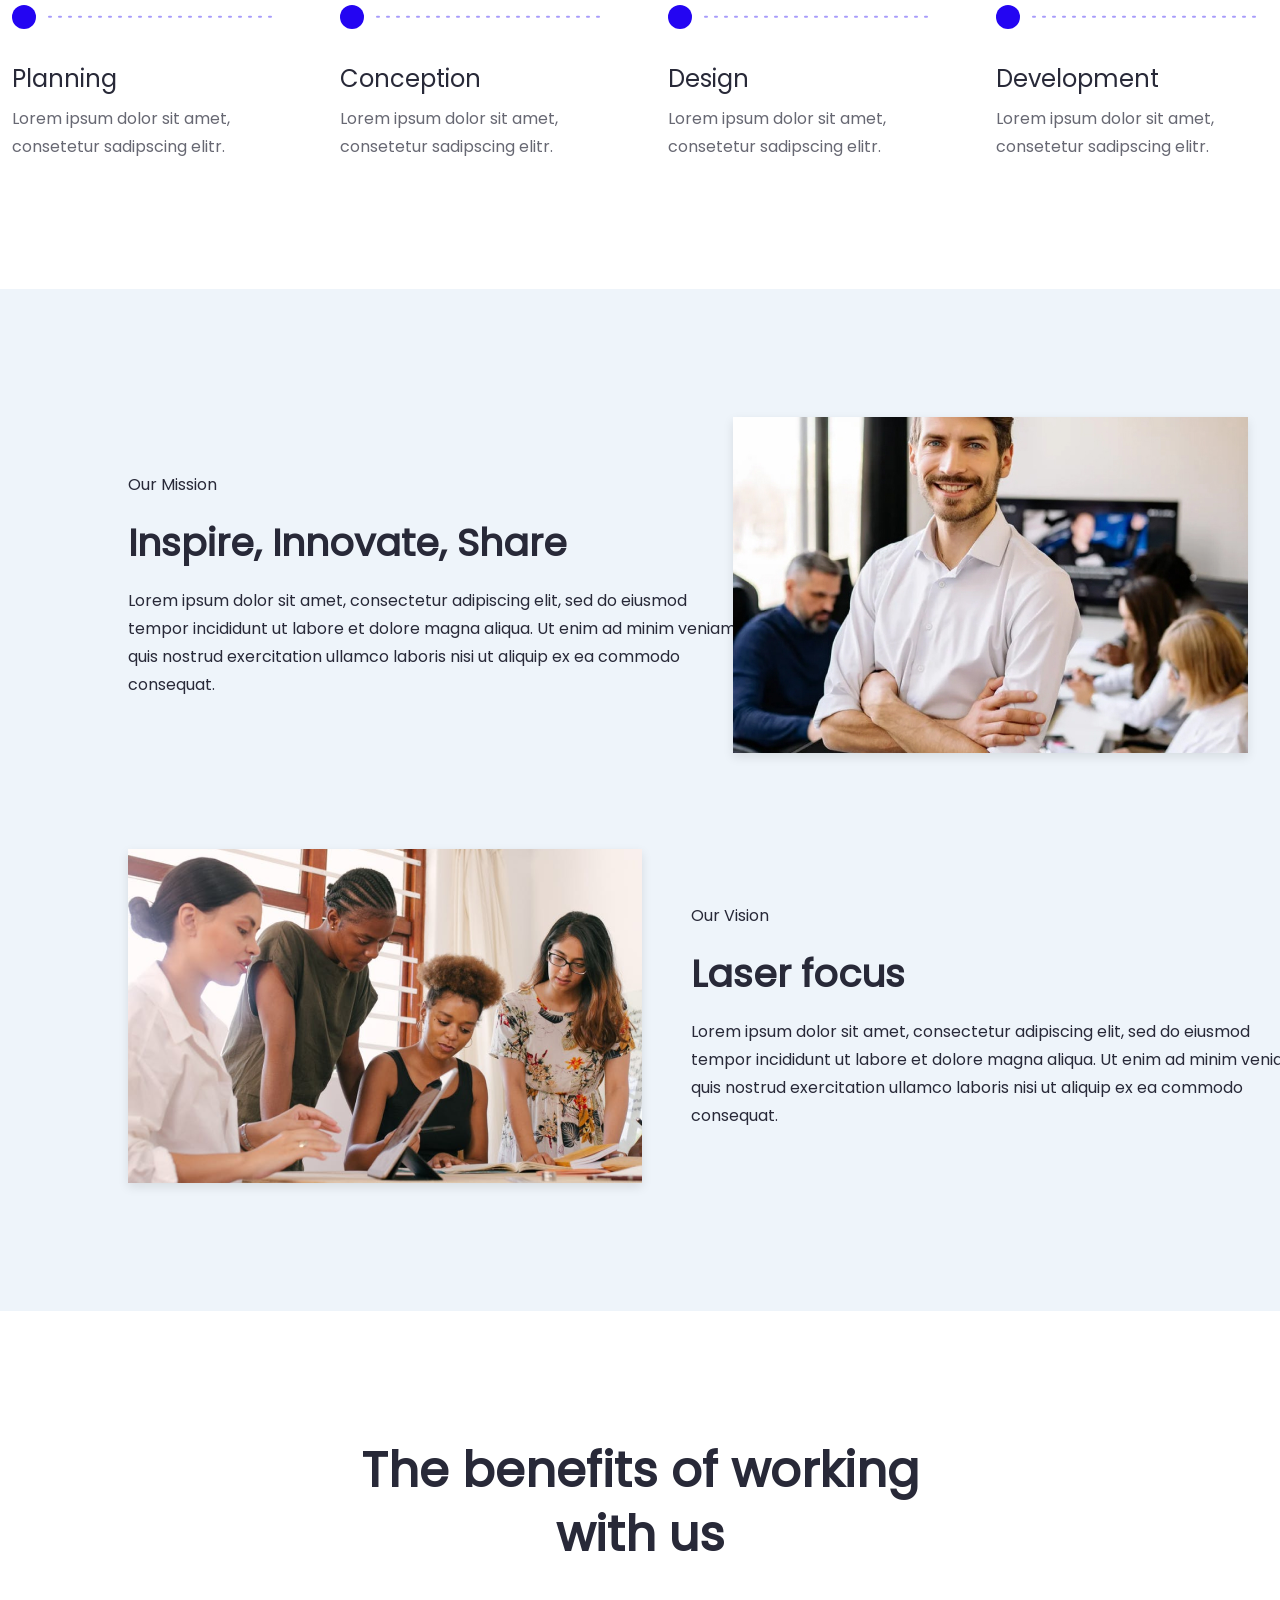
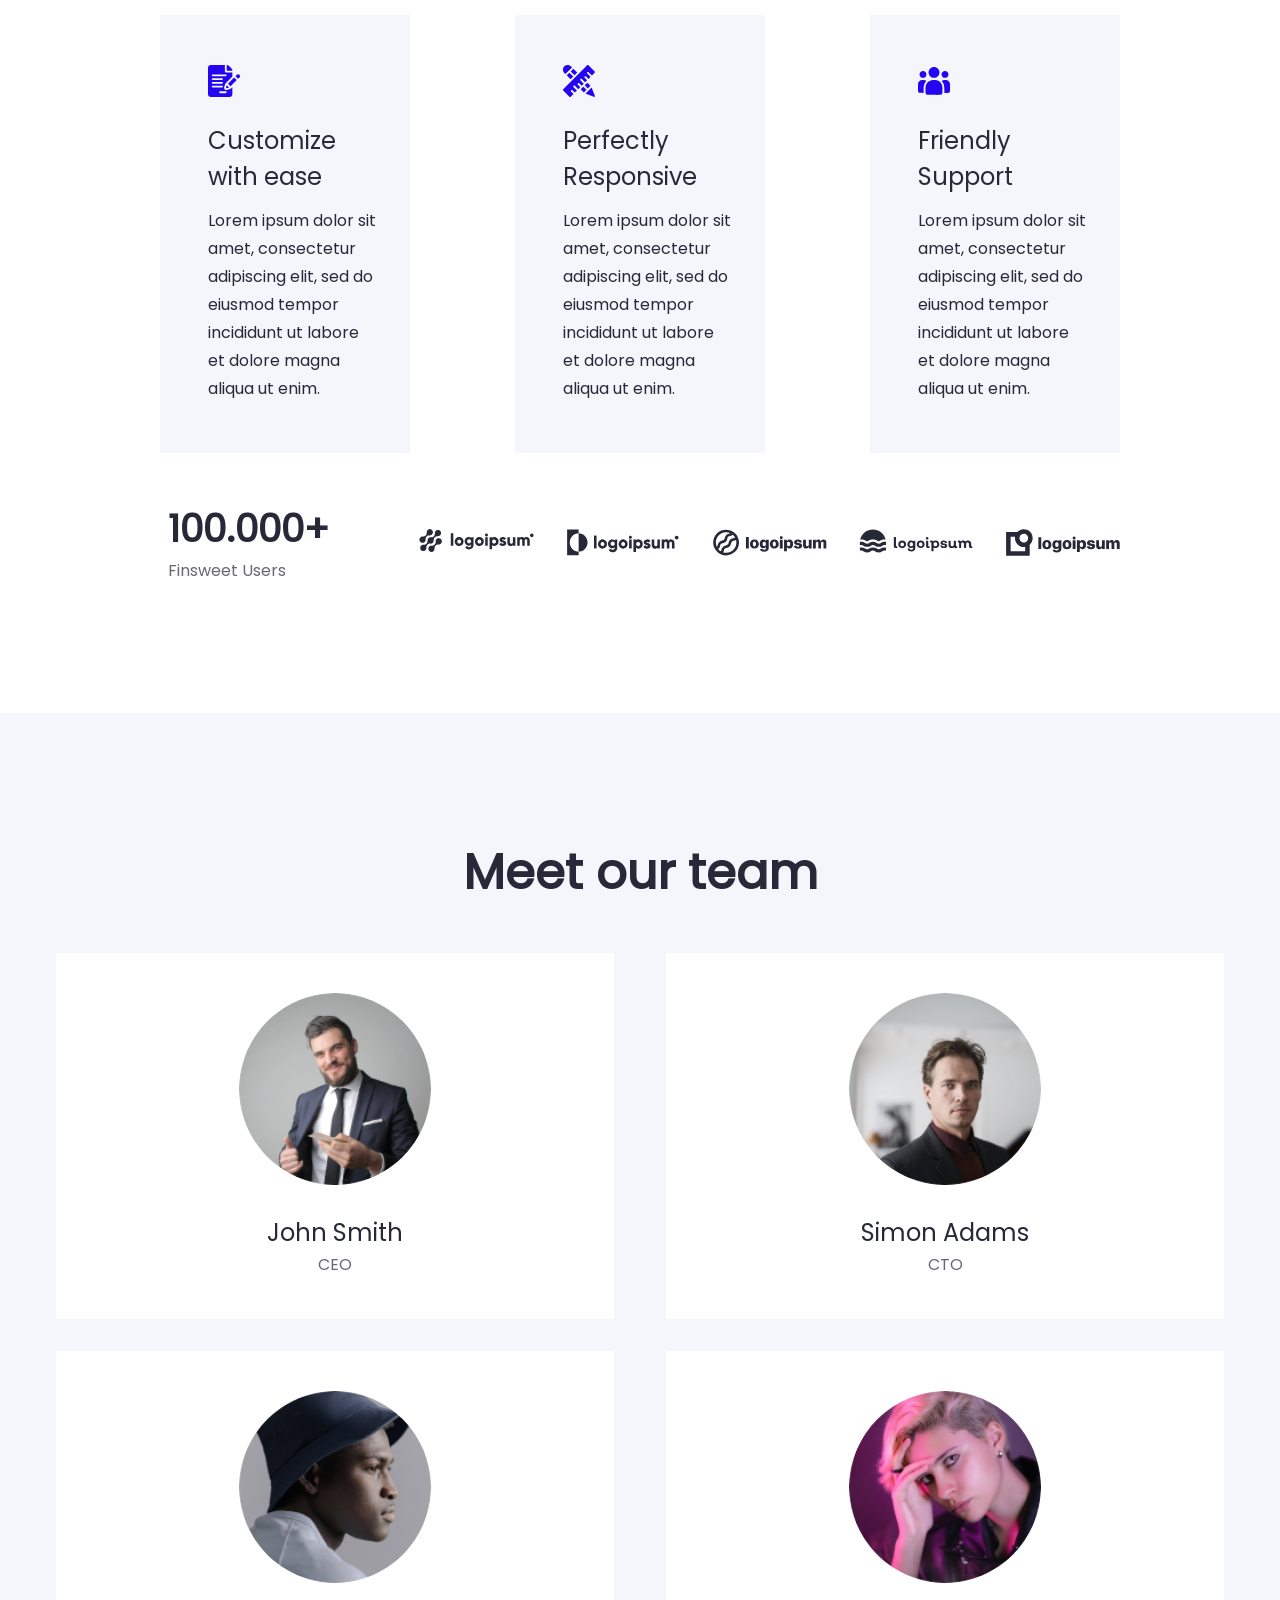
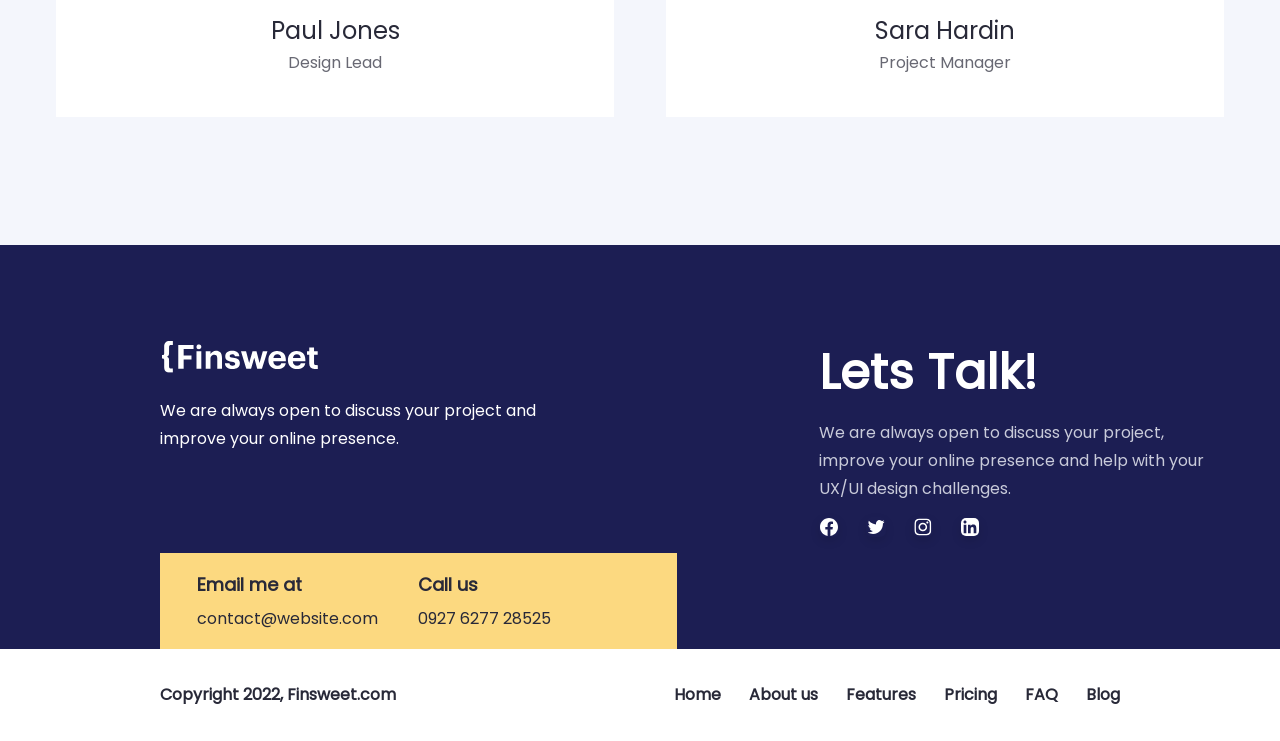
<file: about_us.html>
<!DOCTYPE html>
<html lang="en">
  <head>
    <meta charset="UTF-8" />
    <link rel="icon" type="image/svg+xml" href="/vite.svg" />
    <meta name="viewport" content="width=device-width, initial-scale=1.0" />
    <title>About Us</title>

    <link rel="stylesheet" href="./public/css/main.css" />
  </head>
  <body>
    <div class="wrapper">
      <!-- Header -->

      <header class="w-full h-fit bg-tintBlue fixed top-0 left-0 right-0 z-50 mb-24">
        <div
          class="w-full spaceLeftRight h-[92px] flex flex-row justify-between"
        >
          <img
            src="./public/images/header/nav/Logo.svg"
            alt="Logo"
            class="w-[122px] h-[24.71px] mt-8 md:mt-[28.04px] hover-effect cursor-pointer"
          />

          <nav
            class="hidden md:flex w-auto ml-auto h-[29.91px] mt-[32.04px] space-x-3 md:space-x-6 lg:space-x-7 xl:space-x-8"
          >
            <a href="./index.html" class="menu_text-2">Home</a>
            <a href="./about_us.html" class="menu_text-2">About us</a>
            <a href="./features.html" class="menu_text-2">Features</a>
            <a href="./price.html" class="menu_text-2">Pricing</a>
            <a href="./privacy_policy.html" class="menu_text-2 hidden sm:block"
              >FAQ</a
            >
            <a href="./blog.html" class="menu_text-2 block">Blog</a>
          </nav>

          <a
            href="./contact_us.html"
            class="hidden md:flex md:w-[145px] lg:w-[165px] xl:w-[185px] h-[40px] sm:h-[45px] md:h-[50px] lg:h-[55px] xl:h-[60px] mt-4 ml-4 sm:ml-[20px] md:ml-[30px] lg:ml-[40px] xl:ml-[50px] border-2 border-[#F4F6FC33] rounded-full bg-inherit items-center justify-center hover:border-[#FFFFFF] menu_text-1"
            >Contact us</a
          >

          <!-- Hamburger Icon for mobile screens -->
          <div class="md:hidden flex items-center px-2.5 sm:px-9 space-x-4">
            <label
              class="btn btn-circle swap swap-rotate bg-inherit border-white"
            >
              <!-- this hidden checkbox controls the state -->
              <input id="hamburger-btn" type="checkbox" />

              <!-- hamburger icon -->
              <svg
                class="swap-off fill-white"
                xmlns="http://www.w3.org/2000/svg"
                width="32"
                height="32"
                viewBox="0 0 512 512"
              >
                <path
                  d="M64,384H448V341.33H64Zm0-106.67H448V234.67H64ZM64,128v42.67H448V128Z"
                />
              </svg>

              <!-- close icon -->
              <svg
                class="swap-on fill-white"
                xmlns="http://www.w3.org/2000/svg"
                width="32"
                height="32"
                viewBox="0 0 512 512"
              >
                <polygon
                  points="400 145.49 366.51 112 256 222.51 145.49 112 112 145.49 222.51 256 112 366.51 145.49 400 256 289.49 366.51 400 400 366.51 289.49 256 400 145.49"
                />
              </svg>
            </label>
            <h3
              id="menu-close-open"
              class="text-white button_text hidden sm:flex"
            >
              Menu
            </h3>
          </div>

          <!-- <div class="md:hidden flex items-center px-2.5 sm:px-9 space-x-4">
            <button
              id="hamburger-btn"
              class="btn btn-ghost btn-circle transform transition-transform duration-200 ease-in-out"
            >
              <img
                id="menu-icon"
                src="./public/images/header/menu-icon.svg"
                alt=""
                class="w-10 h-10"
              />
            </button>
            <h3
              id="menu-close-open"
              class="text-white button_text hidden sm:flex"
            >
              Menu
            </h3>
          </div> -->
        </div>
      </header>
      <nav
        id="mobile-menu"
        class="hidden flex-col space-y-2 px-8 pb-4 bg-tintBlue md:hidden fixed top-[92px] left-0 right-0 z-50 mb-24"
      >
        <a href="./index.html" class="headerMenuStyle text-white">
          <div>Home</div>
          <img src="./public/images/header/flesh.svg" alt="" />
        </a>
        <a href="./about_us.html" class="headerMenuStyle">
          About us
          <img src="./public/images/header/flesh.svg" alt="" />
        </a>
        <a href="./features" class="headerMenuStyle">
          Features
          <img src="./public/images/header/flesh.svg" alt="" />
        </a>
        <a href="./price.html" class="headerMenuStyle">
          Pricing
          <img src="./public/images/header/flesh.svg" alt="" />
        </a>
        <a href="./privacy_policy.html" class="headerMenuStyle">
          FAQ
          <img src="./public/images/header/flesh.svg" alt="" />
        </a>
        <a href="./blog.html" class="headerMenuStyle">
          Blog
          <img src="./public/images/header/flesh.svg" alt="" />
        </a>
        <a
          href="./contact_us.html"
          class="headerMenuStyle font-[Poppins] font-semibold text-[#1B1C2B] mt-4 px-4 border-[2px] w-fit bg-[#FCD980] hover:bg-tintBlue border-[#8d851b] hover:border-red-500"
        >
          Contact us</a
        >
      </nav>
      <!-- End Header -->


      <!-- About Us Hero -->
       <div class="w-full px-6 sm:px-10 md:px-20 lg:px-32 xl:px-40 pb-16 sm:pb-24 md:pb-32 pt-40 h-fit flex flex-col lg:flex-row justify-between items-center space-y-8 lg:space-y-0 dark:text-white">
        <div class="w-full lg:w-[45%] h-fit flex flex-col space-y-2 text-center md:text-left">
          <p class="font-[Poppins] text-[18px] lightDark text-center lg:text-left">About us</p>
          <h1 class="heading-1 lightDark text-center lg:text-left">Our designs solve problems</h1>
          <p class="w-full xl:w-[484px] paragraph lightDark opacity-70 pt-8 text-center lg:text-left">Lorem ipsum dolor sit amet, consectetur adipiscing elit, sed do eiusmod tempor incididunt ut labore et dolore magna aliqua. Ut enim ad minim veniam.</p>
        </div>
        <img src="./public/images/about_us/01.png" alt="" class="w-full lg:w-[45%] h-auto ">
      </div>
      
      <!-- End About Us Hero -->

       <!-- who we are -->
       <div class="px-6 sm:px-10 md:px-20 lg:px-30 2xl:px-40 flex flex-col sm:pb-24 md:pb-32  ">
        <div class="w-full  p-6 sm:p-10 lg:p-16  h-fit flex flex-col lg:flex-row justify-between bg-[#F4F5F5] dark:bg-[#386775] shadow-sm space-y-8 md:space-y-0 ">
          <div class="aboutUsDiv">
            <p class="paragraph lightDark">Who we are</p>
            <h3 class="heading-3 lightDark">Goal focussed</h3>
            <p class="aboutUsP_1">Lorem ipsum dolor sit amet, consectetur adipiscing elit, sed do eiusmod tempor incididunt ut labore et dolore magna aliqua. Ut enim ad minim veniam, quis nostrud exercitation ullamco laboris nisi ut aliquip ex ea commodo consequat.</p>
          </div>
          <div class="aboutUsDiv pt-6">
            <p class="paragraph lightDark"></p>
            <h3 class="heading-3 lightDark">Continuous improvement</h3>
            <p class="aboutUsP_1">Lorem ipsum dolor sit amet, consectetur adipiscing elit, sed do eiusmod tempor incididunt ut labore et dolore magna aliqua. Ut enim ad minim veniam, quis nostrud exercitation ullamco laboris nisi ut aliquip ex ea commodo consequat.</p>
          </div>
        </div>
        <img src="./public/images/about_us/02.png" alt="" class="w-full hover-effect ">
      </div>
            
       <!--End who we are -->

       <!-- Process -->
       <div class="px-6 sm:px-10 md:px-20  2xl:px-40 flex flex-col py-16 sm:pb-24 md:pb-32 items-center space-y-8 sm:space-y-10 md:space-y-12">
        <h2 class="heading-2 lightDark text-center">The process we follow</h2>
        <div class="flex flex-col xl:flex-row space-x-0 xl:space-x-14 space-y-8 xl:space-y-0">

          <div class="w-full flex flex-col xl:flex md:flex-row md:space-x-8 lg:space-x-14 justify-between items-center md:items-start space-y-8 md:space-y-0">
            <div class="aboutUsDiv_2">
              <div class="aboutUsDiv_3">
                <img src="./public/images/about_us/Circle.svg" alt="" class="w-6 h-6">
                <img src="./public/images/about_us/Line Indicator.svg" alt="" class="aboutUsImg">
              </div>
              <h6 class="aboutUsH6">Planning</h6>
              <p class="aboutUsP_2">Lorem ipsum dolor sit amet, consetetur sadipscing elitr.</p>
            </div>
        
            <div class="aboutUsDiv_2">
              <div class="aboutUsDiv_3">
                <img src="./public/images/about_us/Circle.svg" alt="" class="w-6 h-6">
                <img src="./public/images/about_us/Line Indicator.svg" alt="" class="aboutUsImg">
              </div>
              <h6 class="aboutUsH6">Conception</h6>
              <p class="aboutUsP_2">Lorem ipsum dolor sit amet, consetetur sadipscing elitr.</p>
            </div>
          </div>
  
          <div class="w-full flex flex-col md:flex-row md:space-x-8 lg:space-x-14 justify-between items-center md:items-start space-y-8 md:space-y-0">   
            <div class="aboutUsDiv_2">
              <div class="aboutUsDiv_3">
                <img src="./public/images/about_us/Circle.svg" alt="" class="w-6 h-6">
                <img src="./public/images/about_us/Line Indicator.svg" alt="" class="aboutUsImg">
              </div>
              <h6 class="aboutUsH6">Design</h6>
              <p class="aboutUsP_2">Lorem ipsum dolor sit amet, consetetur sadipscing elitr.</p>
            </div>
        
            <div class="aboutUsDiv_2">
              <div class="aboutUsDiv_3">
                <img src="./public/images/about_us/Circle.svg" alt="" class="w-6 h-6">
                <img src="./public/images/about_us/Line Indicator.svg" alt="" class="aboutUsImg">
  
              </div>
              <h6 class="aboutUsH6">Development</h6>
              <p class="aboutUsP_2">Lorem ipsum dolor sit amet, consetetur sadipscing elitr.</p>
            </div>
          </div>

        </div>
        
      </div>    
      
       <!-- End Process -->

       <!-- Our Mission -->
       <div class="w-full h-fit bg-[#EEF4FA] dark:bg-[#386775] px-6 sm:px-10 md:px-20 lg:px-32 2xl:px-40 py-16 sm:py-24 md:py-32 flex flex-col space-y-12 sm:space-y-16 md:space-y-24">
        <div class="w-full flex flex-col lg:flex-row space-y-8 lg:space-y-0 md:space-x-8 lg:space-x-36 items-center justify-between">
          <div class="aboutUsDiv_4">
            <p class="aboutUsP_3">Our Mission</p>
            <h3 class="aboutUsH3">Inspire, Innovate, Share</h3>
            <p class="aboutUsP_4">Lorem ipsum dolor sit amet, consectetur adipiscing elit, sed do eiusmod tempor incididunt ut labore et dolore magna aliqua. Ut enim ad minim veniam, quis nostrud exercitation ullamco laboris nisi ut aliquip ex ea commodo consequat.</p>
          </div>
          <img src="./public/images/about_us/03.jpg" alt="" class="w-full md:w-auto hover-effect">
        </div>
        
        <div class="w-full flex flex-col-reverse lg:flex-row gap-y-8 lg:space-y-0 md:space-x-8 lg:space-x-30 2xl:space-x-36 items-center justify-between">
          <img src="./public/images/about_us/04.png" alt="" class="block w-full md:w-auto hover-effect">
          <div class="aboutUsDiv_4">
            <p class="aboutUsP_3">Our Vision</p>
            <h3 class="aboutUsH3">Laser focus</h3>
            <p class="aboutUsP_4">Lorem ipsum dolor sit amet, consectetur adipiscing elit, sed do eiusmod tempor incididunt ut labore et dolore magna aliqua. Ut enim ad minim veniam, quis nostrud exercitation ullamco laboris nisi ut aliquip ex ea commodo consequat.</p>
          </div>
        </div>
      </div>
      
       <!-- End Our Mission -->

       <!-- Benefits -->
       <div class="w-full h-fit px-6 sm:px-10 md:px-20 lg:px-32 xl:px-40 py-16 sm:py-24 md:py-32 flex flex-col space-y-12 items-center">
        <h2 class="w-full md:w-[630px] h-fit heading-2 lightDark text-center">The benefits of working with us</h2>
        
        <div class="w-full h-fit flex flex-col xl:flex-row justify-between space-y-8 xl:space-y-0 xl:space-x-8">
          <div class="benefitDiv">
            <img src="./public/images/about_us/05.svg" alt="" class="benefitImg">
            <h6 class="benefitH6">Customize with ease</h6>
            <p class="benefitP">Lorem ipsum dolor sit amet, consectetur adipiscing elit, sed do eiusmod tempor incididunt ut labore et dolore magna aliqua ut enim.</p>
          </div>
          
          <div class="benefitDiv">
            <img src="./public/images/about_us/06.svg" alt="" class="benefitImg">
            <h6 class="benefitH6">Perfectly Responsive</h6>
            <p class="benefitP">Lorem ipsum dolor sit amet, consectetur adipiscing elit, sed do eiusmod tempor incididunt ut labore et dolore magna aliqua ut enim.</p>
          </div>
          
          <div class="benefitDiv">
            <img src="./public/images/about_us/07.svg" alt="" class="benefitImg">
            <h6 class="benefitH6">Friendly Support</h6>
            <p class="benefitP">Lorem ipsum dolor sit amet, consectetur adipiscing elit, sed do eiusmod tempor incididunt ut labore et dolore magna aliqua ut enim.</p>
          </div>
        </div>
        
        <div class="flex flex-col xl:flex-row w-full h-fit space-y-8 xl:space-y-0 xl:space-x-[90px] items-center justify-between">
          <div class="flex flex-col text-center xl:text-left pl-2">
            <h3 class="heading-3 lightDark">100.000+</h3>
            <p class="paragraph lightDark opacity-70">Finsweet Users</p>
          </div>
          
          <div class="grid grid-rows-2 md:grid-rows-1 grid-cols-3 md:grid-cols-5 gap-8 w-full">

            <img src="./public/images/about_us/08.svg" alt="">
            <img src="./public/images/about_us/09.svg" alt="">
            <img src="./public/images/about_us/10.svg" alt="">
            <img src="./public/images/about_us/11.svg" alt="">
            <img src="./public/images/about_us/12.svg" alt="">
          </div>
        </div>
      </div>
      
       <!-- End Benefits -->

       <!-- Our Team -->
       <div class="w-full h-fit px-4 sm:px-10 md:px-5 2xl:px-40 py-16 sm:py-24 md:py-32 bg-[#F4F6FC] dark:bg-[#386775] flex flex-col space-y-12 items-center ">
        <h2 class="heading-2 text-center lightDark">Meet our team</h2>
        <div class="w-full h-auto flex flex-col 2xl:flex-row justify-center items-center space-y-8 2xl:space-y-0 2xl:space-x-4">

          <div class="w-full 2xl:w-1/2 h-auto flex flex-row justify-evenly space-x-4">
            <div class="w-full sm:w-[45%]  flex flex-col py-10 px-8 md:px-16 bg-white items-center dark:bg-[#71b0c4]">
              <div class="relative group w-24 h-24 md:w-48 md:h-48 ">
                <img src="./public/images/about_us/13.png" alt="Circular Image" class="w-full h-full object-cover rounded-full ">            
                <div class="flex justify-center absolute inset-0 bg-gradient-to-t from-[#5239FA] to-transparent rounded-full opacity-0 group-hover:opacity-100 transition-opacity duration-500 ">
                  <button class="w-[40px] md:w-fit absolute bottom-2 md:bottom-4  xl:bottom-7 opacity-0 group-hover:opacity-100 transition-opacity duration-500 cursor-pointer" onclick="my_modal_1.showModal()">                 
                    <img src="./public/images/about_us/Socials.svg" alt="" class="">                                                     
                 </button>
                 <dialog id="my_modal_1" class="modal">    
                   <div class="modal-box">
                     <h3 class="text-lg font-bold pb-4 heading-3">John Smith</h3>
                    <a href="https://www.facebook.com" class="flex flex-row space-x-3 ">
                      <img src="./public/images/Footer/Facebook/Negative.svg" alt="" class="hidden dark:flex">
                      <img src="./public/images/work/Facebook.svg" alt="" class="flex dark:hidden">
                      <p class="py-2 paragraph">John Smith's Facebook Profile</p>
                    </a>
                    <a href="https://x.com" class="flex flex-row space-x-3 ">
                      <img src="./public/images/Footer/Twitter/Negative.svg" alt="" class="hidden dark:flex">
                      <img src="./public/images/work/Twitter.svg" alt="" class="flex dark:hidden">
                      <p class="py-2 paragraph">John Smith's Twitter Profile</p>
                    </a>
                    <a href="https://www.linkedin.com" class="flex flex-row space-x-3">
                      <img src="./public/images/Footer/LinkedIn/Negative.svg" alt="" class="hidden dark:flex">
                      <img src="./public/images/work/Linkdin.svg" alt="" class="flex dark:hidden">
                      <p class="py-2 paragraph">John Smith's Linkdin Profile</p>
                    </a>
                     <div class="modal-action">
                       <form method="dialog">
                         <!-- if there is a button in form, it will close the modal -->
                         <button class="btn">Close</button>
                       </form>
                     </div>
                   </div>
                 </dialog>
                </div>
                
              </div>
              <h6 class="w-full text-center pt-6 md:pt-4 lg:pt-[30px] heading-6 lightDark">John Smith</h6>
              <p class="w-full text-center paragraph lightDark opacity-70">CEO</p>
            </div>
            <div class="w-full sm:w-[45%]  flex flex-col py-10 px-8  bg-white dark:bg-[#71b0c4] items-center ">
              <div class="relative group w-24 h-24 md:w-48 md:h-48">
                <img src="./public/images/about_us/14.png" alt="Circular Image" class="w-full h-full object-cover rounded-full">
                <div class="flex justify-center absolute group inset-0 bg-gradient-to-t from-[#5239FA] to-transparent rounded-full opacity-0 group-hover:opacity-100 transition-opacity duration-500 ">
                  <button class="w-[40px] md:w-fit absolute bottom-2 md:bottom-4  xl:bottom-7 opacity-0 group-hover:opacity-100 transition-opacity duration-500  cursor-pointer" onclick="my_modal_2.showModal()">                 
                    <img src="./public/images/about_us/Socials.svg" alt="" class="">                                                     
                 </button>
                 <dialog id="my_modal_2" class="modal">    
                   <div class="modal-box">
                    <h3 class="text-lg font-bold pb-4 heading-3">Simon Adams</h3>
                    <a href="https://www.facebook.com" class="flex flex-row space-x-3 ">
                      <img src="./public/images/Footer/Facebook/Negative.svg" alt="" class="hidden dark:flex">
                      <img src="./public/images/work/Facebook.svg" alt="" class="flex dark:hidden">
                      <p class="py-2 paragraph">Simon Adams's Facebook Profile</p>
                    </a>
                    <a href="https://x.com" class="flex flex-row space-x-3 ">
                      <img src="./public/images/Footer/Twitter/Negative.svg" alt="" class="hidden dark:flex">
                      <img src="./public/images/work/Twitter.svg" alt="" class="flex dark:hidden">
                      <p class="py-2 paragraph">Simon Adams's Twitter Profile</p>
                    </a>
                    <a href="https://www.linkedin.com" class="flex flex-row space-x-3 ">
                      <img src="./public/images/Footer/LinkedIn/Negative.svg" alt="" class="hidden dark:flex">
                      <img src="./public/images/work/Linkdin.svg" alt="" class="flex dark:hidden">
                      <p class="py-2 paragraph">Simon Adams's Linkdin Profile</p>
                    </a>
                     <div class="modal-action">
                       <form method="dialog">
                         <!-- if there is a button in form, it will close the modal -->
                         <button class="btn">Close</button>
                       </form>
                     </div>
                   </div>
                 </dialog>
                </div>
              </div>
              <h6 class="w-full text-center pt-6 md:pt-4 lg:pt-[30px] heading-6 lightDark">Simon Adams</h6>
              <p class="w-full text-center paragraph lightDark opacity-70">CTO</p>
            </div>
          </div>
          
          <div class="w-full 2xl:w-1/2 h-auto flex flex-row justify-evenly space-x-4">
            <div class="w-full sm:w-[45%] flex flex-col py-10 px-8 md:px-16 bg-white dark:bg-[#71b0c4] items-center ">
              <div class="relative group w-24 h-24 md:w-48 md:h-48 ">
                <img src="./public/images/about_us/15.png" alt="Circular Image" class="w-full h-full object-cover rounded-full"> 
                <div class="flex justify-center absolute group inset-0 bg-gradient-to-t from-[#5239FA] to-transparent rounded-full opacity-0 group-hover:opacity-100 transition-opacity duration-500">
                  <button class="w-[40px] md:w-fit absolute bottom-2 md:bottom-4  xl:bottom-7 opacity-0 group-hover:opacity-100 transition-opacity duration-500  cursor-pointer" onclick="my_modal_3.showModal()">                 
                    <img src="./public/images/about_us/Socials.svg" alt="" class="">                                                     
                 </button>
                 <dialog id="my_modal_3" class="modal">    
                   <div class="modal-box">
                    <h3 class="text-lg font-bold pb-4 heading-3">Paul Jones</h3>
                    <a href="https://www.facebook.com" class="flex flex-row space-x-3 ">
                      <img src="./public/images/Footer/Facebook/Negative.svg" alt="" class="hidden dark:flex">
                      <img src="./public/images/work/Facebook.svg" alt="" class="flex dark:hidden">
                      <p class="py-2 paragraph">Paul Jones's Facebook Profile</p>
                    </a>
                    <a href="https://x.com" class="flex flex-row space-x-3 ">
                      <img src="./public/images/Footer/Twitter/Negative.svg" alt="" class="hidden dark:flex">
                      <img src="./public/images/work/Twitter.svg" alt="" class="flex dark:hidden">
                      <p class="py-2 paragraph">Paul Jones's Twitter Profile</p>
                    </a>
                    <a href="https://www.linkedin.com" class="flex flex-row space-x-3 ">
                      <img src="./public/images/Footer/LinkedIn/Negative.svg" alt="" class="hidden dark:flex">
                      <img src="./public/images/work/Linkdin.svg" alt="" class="flex dark:hidden">
                      <p class="py-2 paragraph">Paul Jones's Linkdin Profile</p>
                    </a>
                     <div class="modal-action">
                       <form method="dialog">
                         <!-- if there is a button in form, it will close the modal -->
                         <button class="btn">Close</button>
                       </form>
                     </div>
                   </div>
                 </dialog>
                </div>
              </div>
              <h6 class="w-full text-center pt-6 md:pt-4 lg:pt-[30px] heading-6 lightDark">Paul Jones</h6>
              <p class="w-full text-center paragraph lightDark opacity-70">Design Lead</p>
            </div>
            <div class="w-full sm:w-[45%]  flex flex-col py-10 px-8 md:px-16 bg-white dark:bg-[#71b0c4] items-center ">
              <div class="relative group w-24 h-24  md:w-48 md:h-48 ">
                <img src="./public/images/about_us/16.png" alt="Circular Image" class="w-full h-full object-cover rounded-full">  
                <div class="flex justify-center absolute group inset-0 bg-gradient-to-t from-[#5239FA] to-transparent rounded-full opacity-0 group-hover:opacity-100 transition-opacity duration-500 ">
                  <button class="w-[40px] md:w-fit absolute bottom-2 md:bottom-4  xl:bottom-7 opacity-0 group-hover:opacity-100 transition-opacity duration-500  cursor-pointer" onclick="my_modal_4.showModal()">                 
                     <img src="./public/images/about_us/Socials.svg" alt="" class="">                                                     
                  </button>
                  <dialog id="my_modal_4" class="modal">    
                    <div class="modal-box">
                      <h3 class="text-lg font-bold pb-4 heading-3">Sara Hardin</h3>
                    <a href="https://www.facebook.com" class="flex flex-row space-x-3 ">
                      <img src="./public/images/Footer/Facebook/Negative.svg" alt="" class="hidden dark:flex">
                      <img src="./public/images/work/Facebook.svg" alt="" class="flex dark:hidden">
                      <p class="py-2 paragraph">Sara Hardin's Facebook Profile</p>
                    </a>
                    <a href="https://x.com" class="flex flex-row space-x-3 ">
                      <img src="./public/images/Footer/Twitter/Negative.svg" alt="" class="hidden dark:flex">
                      <img src="./public/images/work/Twitter.svg" alt="" class="flex dark:hidden">
                      <p class="py-2 paragraph">Sara Hardin's Twitter Profile</p>
                    </a>
                    <a href="https://www.linkedin.com" class="flex flex-row space-x-3 ">
                      <img src="./public/images/Footer/LinkedIn/Negative.svg" alt="" class="hidden dark:flex">
                      <img src="./public/images/work/Linkdin.svg" alt="" class="flex dark:hidden">
                      <p class="py-2 paragraph">Sara Hardin's Linkdin Profile</p>
                    </a>
                      <div class="modal-action">
                        <form method="dialog">
                          <!-- if there is a button in form, it will close the modal -->
                          <button class="btn">Close</button>
                        </form>
                      </div>
                    </div>
                  </dialog>
                </div>
              </div>
              <h6 class="w-full text-center pt-6 md:pt-4 lg:pt-[30px] heading-6 lightDark">Sara Hardin</h6>
              <p class="w-full text-center paragraph lightDark opacity-70">Project Manager</p>
            </div>
          </div>
          </div>
          
      </div>
      <!-- End Our Team -->

      <!-- Footer -->
      <footer class="w-full h-fit flex flex-col">
        <div
          class="flex flex-col w-full h-fit pt-12 xl:pt-24 px-6 xl:px-40 bg-[#1C1E53]"
        >
          <div
            class="w-full h-auto flex flex-col md:flex-row space-y-8 md:space-y-0 md:space-x-[260px] items-start justify-between"
          >
            <div class="w-full md:w-[400px] flex flex-col space-y-6">
              <img
                src="./public/images/header/nav/Logo.svg"
                alt="Logo"
                class="w-40 h-8"
              />
              <p class="paragraph w-full lg:w-[300px] xl:w-[399px] text-white">
                We are always open to discuss your project and improve your
                online presence.
              </p>
            </div>
            <div
              class="w-full lg:w-[400px] flex flex-col space-y-4 md:space-y-[14px] justify-between"
            >
              <h2 class="heading-2 text-white">Lets Talk!</h2>
              <p class="paragraph w-full lg:w-[399px] text-[#C9CBDA]">
                We are always open to discuss your project, improve your online
                presence and help with your UX/UI design challenges.
              </p>
              <div class="flex flex-row space-x-6 md:space-x-[27px] items-end">
                <a href="#">
                  <img
                    src="./public/images/Footer/Facebook/Negative.svg"
                    alt=""
                    class="socialMediaHover"
                  />
                </a>
                <a href="#">
                  <img
                    src="./public/images/Footer/Twitter/Negative.svg"
                    alt=""
                    class="socialMediaHover"
                  />
                </a>
                <a href="#">
                  <img
                    src="./public/images/Footer/Instagram/Negative.svg"
                    alt=""
                    class="socialMediaHover"
                  />
                </a>
                <a href="#">
                  <img
                    src="./public/images/Footer/LinkedIn/Negative.svg"
                    alt=""
                    class="socialMediaHover"
                  />
                </a>
              </div>
            </div>
          </div>
          <div class="w-full md:w-[517px] bg-[#FCD980] mt-8 md:mt-4">
            <div
              class="w-full h-auto flex flex-col md:flex-row px-6 md:px-[37px] py-4 space-y-4 md:space-y-0 md:space-x-10"
            >
              <div class="flex flex-col space-y-1">
                <div
                  class="font-[Poppins] text-[18px] leading-8 font-semibold text-[#282938]"
                >
                  Email me at
                </div>
                <p class="paragraph text-[#282938]">contact@website.com</p>
              </div>
              <div class="flex flex-col space-y-1">
                <div
                  class="font-[Poppins] text-[18px] leading-8 font-semibold text-[#282938]"
                >
                  Call us
                </div>
                <p class="paragraph text-[#282938]">0927 6277 28525</p>
              </div>
            </div>
          </div>
        </div>
        <div
          class="w-full h-[92px] flex flex-col space-y-2 lg:space-y-0 lg:flex-row items-center px-6 xl:px-40 py-2 lg:py-0 md:justify-between"
        >
          <p
            class="hidden lg:block paragraph  lightDark w-full md:w-[241px] font-semibold text-center md:text-left"
          >
            Copyright 2022, Finsweet.com
          </p>
          <div
            class="flex flex-row space-x-6 md:space-x-7 mt-2 md:mt-0"
          >
            <a href="./index.html" class="menu_style">Home</a>
            <a href="./about_us.html" class="menu_style">About us</a>
            <a href="./features.html" class="menu_style">Features</a>
            <a href="./price.html" class="menu_style">Pricing</a>
            <a href="./privacy_policy.html" class="menu_style">FAQ</a>
            <a href="./blog.html" class="menu_style">Blog</a>
          </div>
          <p
            class="lg:hidden paragraph  lightDark w-full md:w-[241px] font-semibold text-center md:text-left"
          >
            Copyright 2022, Finsweet.com
          </p>
        </div>
      </footer>

      <!-- End Footer -->
    </div>
  </body>

  <script>
    const hamburgerBtn = document.getElementById("hamburger-btn");
    const mobileMenu = document.getElementById("mobile-menu");
    const menuOpenClose = document.getElementById("menu-close-open");
    const menuIcon = document.getElementById("menu-icon");

    hamburgerBtn.addEventListener("click", () => {
        mobileMenu.classList.toggle("hidden");

        if (!mobileMenu.classList.contains("hidden")) {
            menuOpenClose.textContent = "Close";
            menuIcon.src = "./public/images/header/close-icon.svg"; 
            hamburgerBtn.classList.add("rotate-90"); 
        } else {
            menuOpenClose.textContent = "Menu";
            menuIcon.src = "./public/images/header/menu-icon.svg"; 
            hamburgerBtn.classList.remove("rotate-90"); 
        }
    });
</script>
</html>
</file>
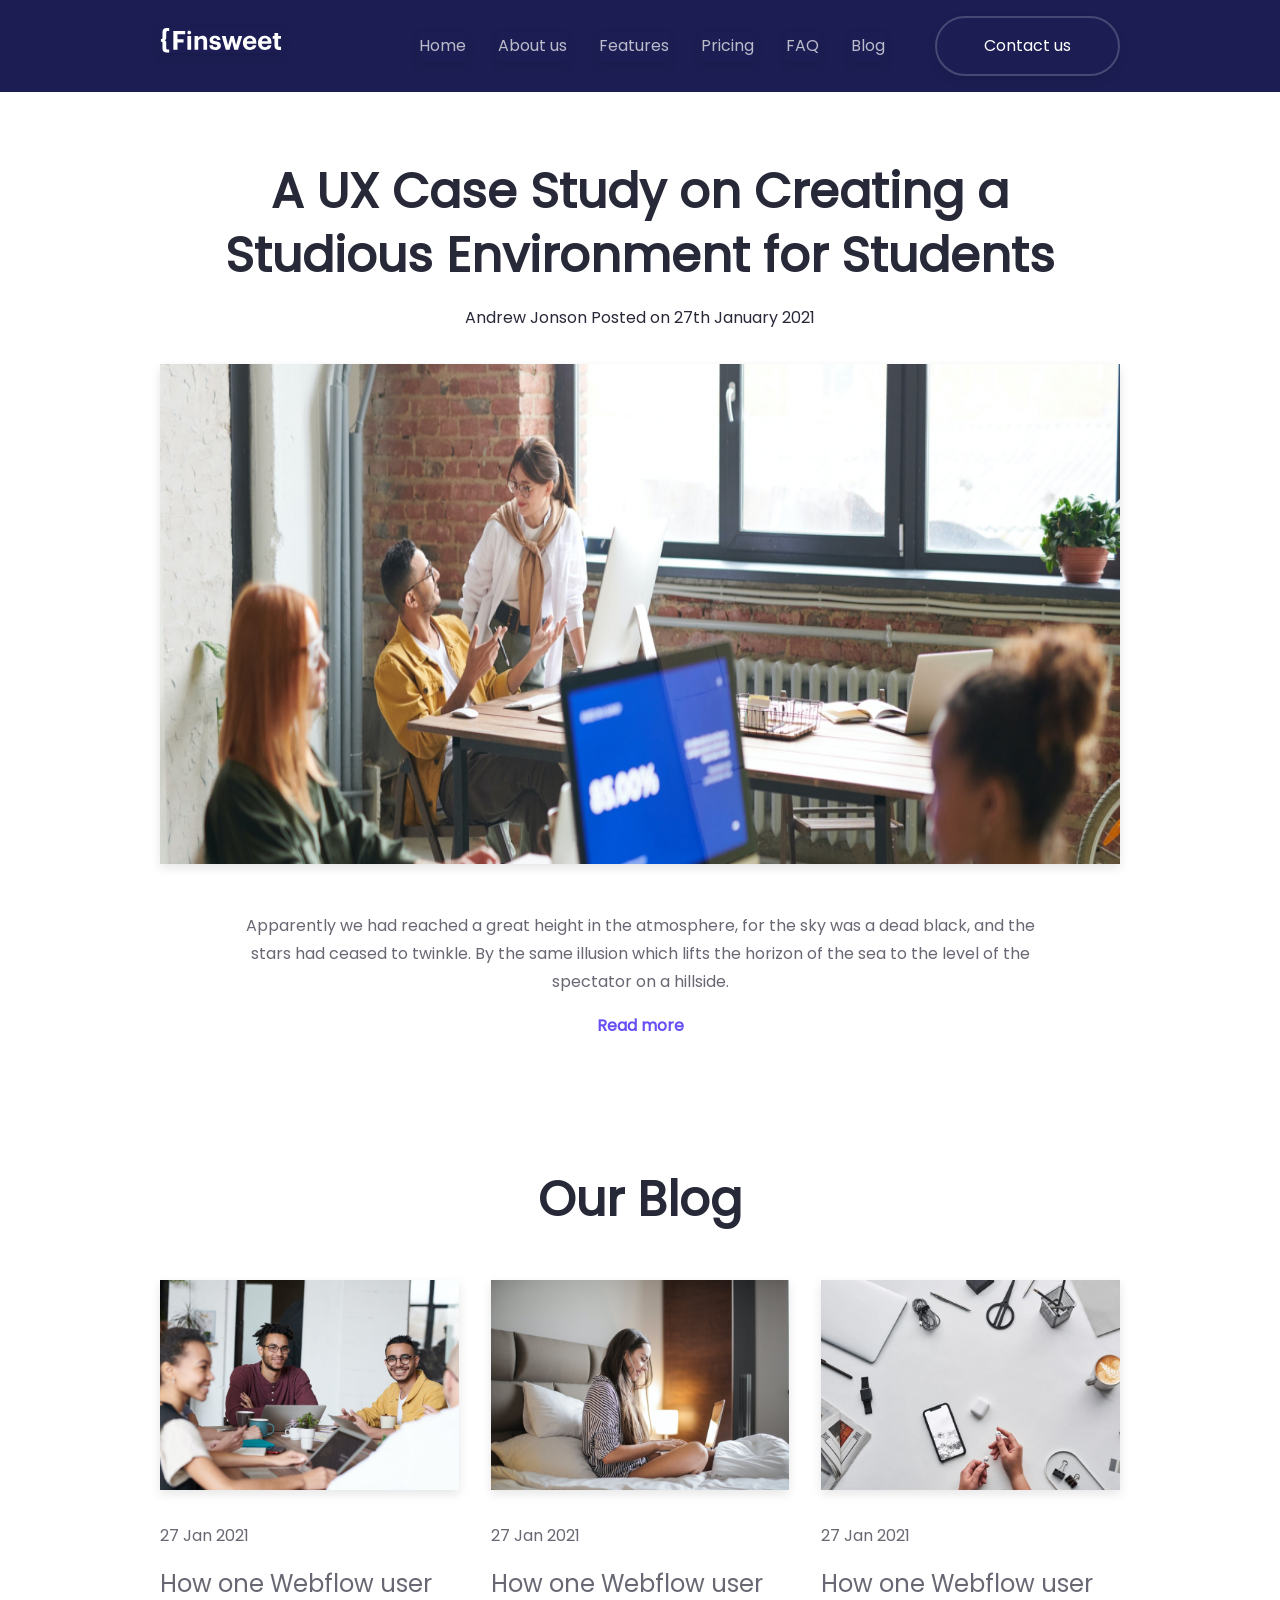
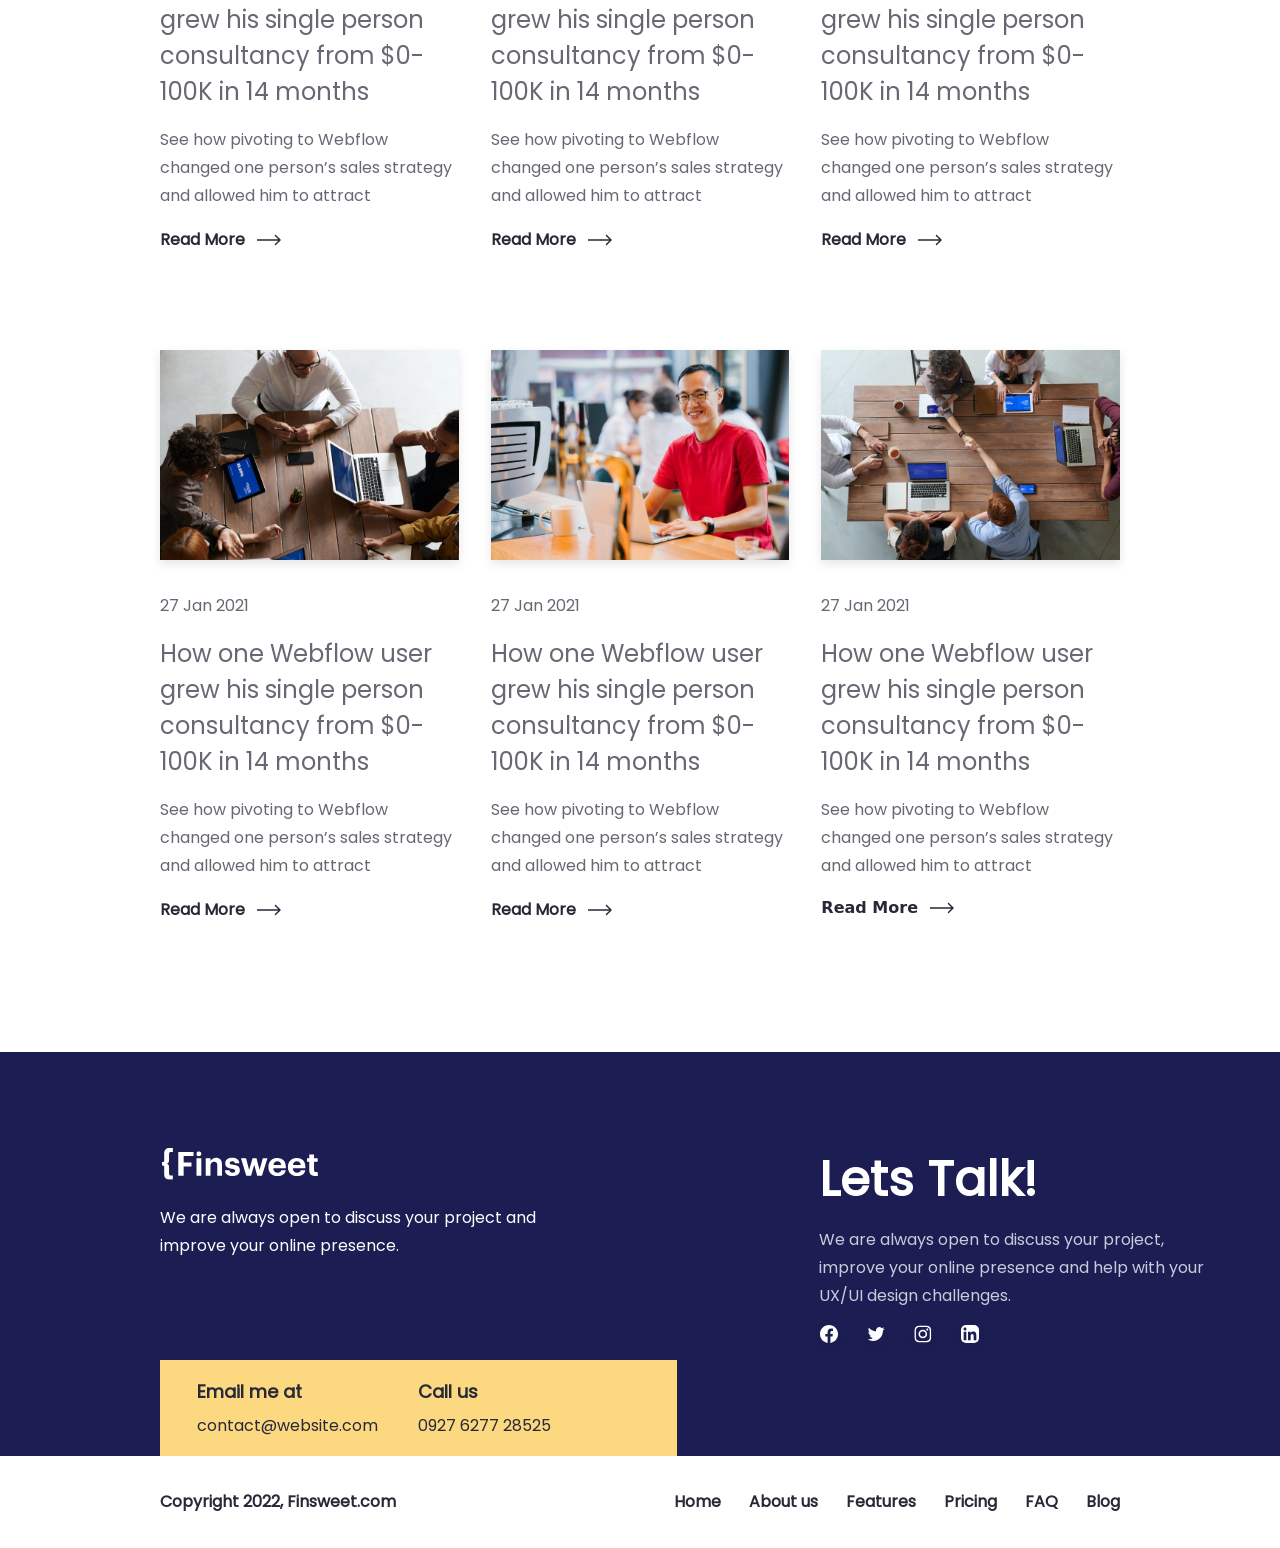
<file: blog.html>
<!DOCTYPE html>
<html lang="en">
  <head>
    <meta charset="UTF-8" />
    <link rel="icon" type="image/svg+xml" href="/vite.svg" />
    <meta name="viewport" content="width=device-width, initial-scale=1.0" />
    <title>Blog</title>

    <link rel="stylesheet" href="./public/css/main.css" />
  </head>
  <body>
    <div class="wrapper">
      <!-- Header -->

      <header class="w-full h-fit bg-tintBlue fixed top-0 left-0 right-0 z-50 mb-24">
        <div
          class="w-full spaceLeftRight h-[92px] flex flex-row justify-between"
        >
          <img
            src="./public/images/header/nav/Logo.svg"
            alt="Logo"
            class="w-[122px] h-[24.71px] mt-8 md:mt-[28.04px] hover-effect cursor-pointer"
          />

          <nav
            class="hidden md:flex w-auto ml-auto h-[29.91px] mt-[32.04px] space-x-3 md:space-x-6 lg:space-x-7 xl:space-x-8"
          >
            <a href="./index.html" class="menu_text-2">Home</a>
            <a href="./about_us.html" class="menu_text-2">About us</a>
            <a href="./features.html" class="menu_text-2">Features</a>
            <a href="./price.html" class="menu_text-2">Pricing</a>
            <a href="./privacy_policy.html" class="menu_text-2 hidden sm:block"
              >FAQ</a
            >
            <a href="./blog.html" class="menu_text-2 block">Blog</a>
          </nav>

          <a
            href="./contact_us.html"
            class="hidden md:flex md:w-[145px] lg:w-[165px] xl:w-[185px] h-[40px] sm:h-[45px] md:h-[50px] lg:h-[55px] xl:h-[60px] mt-4 ml-4 sm:ml-[20px] md:ml-[30px] lg:ml-[40px] xl:ml-[50px] border-2 border-[#F4F6FC33] rounded-full bg-inherit items-center justify-center hover:border-[#FFFFFF] menu_text-1"
            >Contact us</a
          >

          <!-- Hamburger Icon for mobile screens -->
          <div class="md:hidden flex items-center px-2.5 sm:px-9 space-x-4">
            <label
              class="btn btn-circle swap swap-rotate bg-inherit border-white"
            >
              <!-- this hidden checkbox controls the state -->
              <input id="hamburger-btn" type="checkbox" />

              <!-- hamburger icon -->
              <svg
                class="swap-off fill-white"
                xmlns="http://www.w3.org/2000/svg"
                width="32"
                height="32"
                viewBox="0 0 512 512"
              >
                <path
                  d="M64,384H448V341.33H64Zm0-106.67H448V234.67H64ZM64,128v42.67H448V128Z"
                />
              </svg>

              <!-- close icon -->
              <svg
                class="swap-on fill-white"
                xmlns="http://www.w3.org/2000/svg"
                width="32"
                height="32"
                viewBox="0 0 512 512"
              >
                <polygon
                  points="400 145.49 366.51 112 256 222.51 145.49 112 112 145.49 222.51 256 112 366.51 145.49 400 256 289.49 366.51 400 400 366.51 289.49 256 400 145.49"
                />
              </svg>
            </label>
            <h3
              id="menu-close-open"
              class="text-white button_text hidden sm:flex"
            >
              Menu
            </h3>
          </div>

          <!-- <div class="md:hidden flex items-center px-2.5 sm:px-9 space-x-4">
            <button
              id="hamburger-btn"
              class="btn btn-ghost btn-circle transform transition-transform duration-200 ease-in-out"
            >
              <img
                id="menu-icon"
                src="./public/images/header/menu-icon.svg"
                alt=""
                class="w-10 h-10"
              />
            </button>
            <h3
              id="menu-close-open"
              class="text-white button_text hidden sm:flex"
            >
              Menu
            </h3>
          </div> -->
        </div>
      </header>
      <nav
        id="mobile-menu"
        class="hidden flex-col space-y-2 px-8 pb-4 bg-tintBlue md:hidden fixed top-[92px] left-0 right-0 z-50 mb-24"
      >
        <a href="./index.html" class="headerMenuStyle text-white">
          <div>Home</div>
          <img src="./public/images/header/flesh.svg" alt="" />
        </a>
        <a href="./about_us.html" class="headerMenuStyle">
          About us
          <img src="./public/images/header/flesh.svg" alt="" />
        </a>
        <a href="./features" class="headerMenuStyle">
          Features
          <img src="./public/images/header/flesh.svg" alt="" />
        </a>
        <a href="./price.html" class="headerMenuStyle">
          Pricing
          <img src="./public/images/header/flesh.svg" alt="" />
        </a>
        <a href="./privacy_policy.html" class="headerMenuStyle">
          FAQ
          <img src="./public/images/header/flesh.svg" alt="" />
        </a>
        <a href="./blog.html" class="headerMenuStyle">
          Blog
          <img src="./public/images/header/flesh.svg" alt="" />
        </a>
        <a
          href="./contact_us.html"
          class="headerMenuStyle font-[Poppins] font-semibold text-[#1B1C2B] mt-4 px-4 border-[2px] w-fit bg-[#FCD980] hover:bg-tintBlue border-[#8d851b] hover:border-red-500"
        >
          Contact us</a
        >
      </nav>
      <!-- End Header -->

      <div
        class="flex flex-col w-full h-fit px-6 md:px-20 lg:px-40 pb-16 md:pb-24 lg:pb-32 pt-40 items-center"
      >
        <div
          class="flex flex-col w-full h-fit items-center space-y-4 text-center"
        >
          <h2
            class="heading-2 lightDark max-w-full md:max-w-[720px] lg:max-w-[949px]"
          >
            A UX Case Study on Creating a Studious Environment for Students
          </h2>
          <p
            class="paragraph lightDark w-full max-w-[200px] md:max-w-[280px] lg:max-w-[353px]"
          >
            Andrew Jonson Posted on 27th January 2021
          </p>
        </div>
        <div class="w-full h-fit pt-8">
          <img
            src="./public/images/read_blog/people-working-in-front-of-computer-3182763.jpg"
            alt=""
            class="w-full h-auto md:h-[400px] lg:h-[500px] hover-effect"
          />
        </div>
        <p
          class="paragraph opacity-70 text-center lightDark w-full max-w-[300px] md:max-w-[500px] lg:max-w-[831px] h-fit pt-12"
        >
          Apparently we had reached a great height in the atmosphere, for the
          sky was a dead black, and the stars had ceased to twinkle. By the same
          illusion which lifts the horizon of the sea to the level of the
          spectator on a hillside.
        </p>
        <a
          href="./read_blog.html"
          class="paragraph opacity-70 text-center text-[#2405F2] dark:text-[#FCD980] font-semibold  pt-4 "
          >Read more</a
        >

        <div class="flex flex-col w-full h-fit items-center pt-32">
          <h2
            class="heading-2 lightDark max-w-full md:max-w-[720px] lg:max-w-[949px]"
          >
            Our Blog
          </h2>
          <div
            class="w-full h-fit grid grid-cols-1 md:grid-cols-2 lg:grid-cols-3 gap-8 pt-12"
          >
            <div class="w-full h-fit flex flex-col space-y-4">
              <img
                src="./public/images/Blog/04.jpg"
                alt=""
                class="w-full h-auto hover-effect"
              />
              <p class="paragraph opacity-70 lightDark w-full h-fit pt-4">
                27 Jan 2021
              </p>
              <h6 class="heading-6 opacity-70 lightDark w-full h-fit">
                How one Webflow user grew his single person consultancy from
                $0-100K in 14 months
              </h6>
              <p class="paragraph opacity-70 lightDark w-full h-fit">
                See how pivoting to Webflow changed one person’s sales strategy
                and allowed him to attract
              </p>
              <a href="#" class="flex flex-row space-x-3 ">
                <div
                  class="menu_text-1_nonehover text-[#282938] dark:text-[#FCD980] font-semibold "
                >
                  Read More
                </div>
                <img
                  src="./public/images/our_work/Arrow 2 (2).svg"
                  alt="Arrow-2"
                  class="w-[24px] hidden dark:block"
                />
                <img
                  src="./public/images/Blog/Arrow 1 (3).svg"
                  alt="Arrow-2"
                  class="w-[24px] dark:hidden"
                />
              </a>
            </div>
            <div class="w-full h-fit flex flex-col space-y-4">
              <img
                src="./public/images/Blog/05.png"
                alt=""
                class="w-full h-auto hover-effect"
              />
              <p class="paragraph opacity-70 lightDark w-full h-fit pt-4">
                27 Jan 2021
              </p>
              <h6 class="heading-6 opacity-70 lightDark w-full h-fit">
                How one Webflow user grew his single person consultancy from
                $0-100K in 14 months
              </h6>
              <p class="paragraph opacity-70 lightDark w-full h-fit">
                See how pivoting to Webflow changed one person’s sales strategy
                and allowed him to attract
              </p>
              <a href="#" class="flex flex-row space-x-3 ">
                <div
                  class="menu_text-1_nonehover text-[#282938] dark:text-[#FCD980] font-semibold "
                >
                  Read More
                </div>
                <img
                  src="./public/images/our_work/Arrow 2 (2).svg"
                  alt="Arrow-2"
                  class="w-[24px] hidden dark:block"
                />
                <img
                  src="./public/images/Blog/Arrow 1 (3).svg"
                  alt="Arrow-2"
                  class="w-[24px] dark:hidden"
                />
              </a>
            </div>
            <div class="w-full h-fit flex flex-col space-y-4">
              <img
                src="./public/images/Blog/06.jpg"
                alt=""
                class="w-full h-auto hover-effect"
              />
              <p class="paragraph opacity-70 lightDark w-full h-fit pt-4">
                27 Jan 2021
              </p>
              <h6 class="heading-6 opacity-70 lightDark w-full h-fit">
                How one Webflow user grew his single person consultancy from
                $0-100K in 14 months
              </h6>
              <p class="paragraph opacity-70 lightDark w-full h-fit">
                See how pivoting to Webflow changed one person’s sales strategy
                and allowed him to attract
              </p>
              <a href="#" class="flex flex-row space-x-3">
                <div
                  class="menu_text-1_nonehover text-[#282938] dark:text-[#FCD980] font-semibold "
                >
                  Read More
                </div>
                <img
                  src="./public/images/our_work/Arrow 2 (2).svg"
                  alt="Arrow-2"
                  class="w-[24px] hidden dark:block"
                />
                <img
                  src="./public/images/Blog/Arrow 1 (3).svg"
                  alt="Arrow-2"
                  class="w-[24px] dark:hidden"
                />
              </a>
            </div>
            <div class="w-full h-fit flex flex-col space-y-4 lg:pt-16">
              <img
                src="./public/images/Blog/07.jpg"
                alt=""
                class="w-full h-auto hover-effect"
              />
              <p class="paragraph opacity-70 lightDark w-full h-fit pt-4">
                27 Jan 2021
              </p>
              <h6 class="heading-6 opacity-70 lightDark w-full h-fit">
                How one Webflow user grew his single person consultancy from
                $0-100K in 14 months
              </h6>
              <p class="paragraph opacity-70 lightDark w-full h-fit">
                See how pivoting to Webflow changed one person’s sales strategy
                and allowed him to attract
              </p>
              <a href="#" class="flex flex-row space-x-3 ">
                <div
                  class="menu_text-1_nonehover text-[#282938] dark:text-[#FCD980] font-semibold "
                >
                  Read More
                </div>
                <img
                  src="./public/images/our_work/Arrow 2 (2).svg"
                  alt="Arrow-2"
                  class="w-[24px] hidden dark:block"
                />
                <img
                  src="./public/images/Blog/Arrow 1 (3).svg"
                  alt="Arrow-2"
                  class="w-[24px] dark:hidden"
                />
              </a>
            </div>
            <div class="w-full h-fit flex flex-col space-y-4 lg:pt-16">
              <img
                src="./public/images/Blog/08.png"
                alt=""
                class="w-full h-auto hover-effect"
              />
              <p class="paragraph opacity-70 lightDark w-full h-fit pt-4">
                27 Jan 2021
              </p>
              <h6 class="heading-6 opacity-70 lightDark w-full h-fit">
                How one Webflow user grew his single person consultancy from
                $0-100K in 14 months
              </h6>
              <p class="paragraph opacity-70 lightDark w-full h-fit">
                See how pivoting to Webflow changed one person’s sales strategy
                and allowed him to attract
              </p>
              <a href="#" class="flex flex-row space-x-3 ">
                <div
                  class="menu_text-1_nonehover text-[#282938] dark:text-[#FCD980] font-semibold"
                >
                  Read More
                </div>
                <img
                  src="./public/images/our_work/Arrow 2 (2).svg"
                  alt="Arrow-2"
                  class="w-[24px] hidden dark:block"
                />
                <img
                  src="./public/images/Blog/Arrow 1 (3).svg"
                  alt="Arrow-2"
                  class="w-[24px] dark:hidden"
                />
              </a>
            </div>
            <div class="w-full h-fit flex flex-col space-y-4 lg:pt-16">
              <img
                src="./public/images/Blog/09.jpg"
                alt=""
                class="w-full h-auto hover-effect"
              />
              <p class="paragraph opacity-70 lightDark w-full h-fit pt-4">
                27 Jan 2021
              </p>
              <h6 class="heading-6 opacity-70 lightDark w-full h-fit">
                How one Webflow user grew his single person consultancy from
                $0-100K in 14 months
              </h6>
              <p class="paragraph opacity-70 lightDark w-full h-fit">
                See how pivoting to Webflow changed one person’s sales strategy
                and allowed him to attract
              </p>
              <a href="#" class="flex flex-row space-x-3 ">
                <div
                  class=" text-[#282938] dark:text-[#FCD980] font-semibold "
                >
                  Read More
                </div>
                <img
                  src="./public/images/our_work/Arrow 2 (2).svg"
                  alt="Arrow-2"
                  class="w-[24px] hidden dark:block"
                />
                <img
                  src="./public/images/Blog/Arrow 1 (3).svg"
                  alt="Arrow-2"
                  class="w-[24px] dark:hidden"
                />
              </a>
            </div>
          </div>
        </div>
      </div>

      <!-- Footer -->
      <footer class="w-full h-fit flex flex-col">
        <div
          class="flex flex-col w-full h-fit pt-12 xl:pt-24 px-6 xl:px-40 bg-[#1C1E53]"
        >
          <div
            class="w-full h-auto flex flex-col md:flex-row space-y-8 md:space-y-0 md:space-x-[260px] items-start justify-between"
          >
            <div class="w-full md:w-[400px] flex flex-col space-y-6">
              <img
                src="./public/images/header/nav/Logo.svg"
                alt="Logo"
                class="w-40 h-8"
              />
              <p class="paragraph w-full lg:w-[300px] xl:w-[399px] text-white">
                We are always open to discuss your project and improve your
                online presence.
              </p>
            </div>
            <div
              class="w-full lg:w-[400px] flex flex-col space-y-4 md:space-y-[14px] justify-between"
            >
              <h2 class="heading-2 text-white">Lets Talk!</h2>
              <p class="paragraph w-full lg:w-[399px] text-[#C9CBDA]">
                We are always open to discuss your project, improve your online
                presence and help with your UX/UI design challenges.
              </p>
              <div class="flex flex-row space-x-6 md:space-x-[27px] items-end">
                <a href="#">
                  <img
                    src="./public/images/Footer/Facebook/Negative.svg"
                    alt=""
                    class="socialMediaHover"
                  />
                </a>
                <a href="#">
                  <img
                    src="./public/images/Footer/Twitter/Negative.svg "
                    alt=""
                    class="socialMediaHover"
                  />
                </a>
                <a href="#">
                  <img
                    src="./public/images/Footer/Instagram/Negative.svg"
                    alt=""
                    class="socialMediaHover"
                  />
                </a>
                <a href="#">
                  <img
                    src="./public/images/Footer/LinkedIn/Negative.svg"
                    alt=""
                    class="socialMediaHover"
                  />
                </a>
              </div>
            </div>
          </div>
          <div class="w-full md:w-[517px] bg-[#FCD980] mt-8 md:mt-4">
            <div
              class="w-full h-auto flex flex-col md:flex-row px-6 md:px-[37px] py-4 space-y-4 md:space-y-0 md:space-x-10"
            >
              <div class="flex flex-col space-y-1">
                <div
                  class="font-[Poppins] text-[18px] leading-8 font-semibold text-[#282938]"
                >
                  Email me at
                </div>
                <p class="paragraph text-[#282938]">contact@website.com</p>
              </div>
              <div class="flex flex-col space-y-1">
                <div
                  class="font-[Poppins] text-[18px] leading-8 font-semibold text-[#282938]"
                >
                  Call us
                </div>
                <p class="paragraph text-[#282938]">0927 6277 28525</p>
              </div>
            </div>
          </div>
        </div>
        <div
          class="w-full h-[92px] flex flex-col space-y-2 lg:space-y-0 lg:flex-row items-center px-6 xl:px-40 py-2 lg:py-0 md:justify-between"
        >
          <p
            class="hidden lg:block paragraph lightDark w-full md:w-[241px] font-semibold text-center md:text-left"
          >
            Copyright 2022, Finsweet.com
          </p>
          <div class="flex flex-row space-x-6 md:space-x-7 mt-2 md:mt-0">
            <a href="./index.html" class="menu_style">Home</a>
            <a href="./about_us.html" class="menu_style">About us</a>
            <a href="./features.html" class="menu_style">Features</a>
            <a href="./price.html" class="menu_style">Pricing</a>
            <a href="./privacy_policy.html" class="menu_style">FAQ</a>
            <a href="./blog.html" class="menu_style">Blog</a>
          </div>
          <p
            class="lg:hidden paragraph lightDark w-full md:w-[241px] font-semibold text-center md:text-left"
          >
            Copyright 2022, Finsweet.com
          </p>
        </div>
      </footer>

      <!-- End Footer -->
    </div>
  </body>

  <script>
    const hamburgerBtn = document.getElementById("hamburger-btn");
    const mobileMenu = document.getElementById("mobile-menu");
    const menuOpenClose = document.getElementById("menu-close-open");
    const menuIcon = document.getElementById("menu-icon");

    hamburgerBtn.addEventListener("click", () => {
      mobileMenu.classList.toggle("hidden");

      if (!mobileMenu.classList.contains("hidden")) {
        menuOpenClose.textContent = "Close";
        menuIcon.src = "./public/images/header/close-icon.svg";
        hamburgerBtn.classList.add("rotate-90");
      } else {
        menuOpenClose.textContent = "Menu";
        menuIcon.src = "./public/images/header/menu-icon.svg";
        hamburgerBtn.classList.remove("rotate-90");
      }
    });
  </script>
</html>
</file>
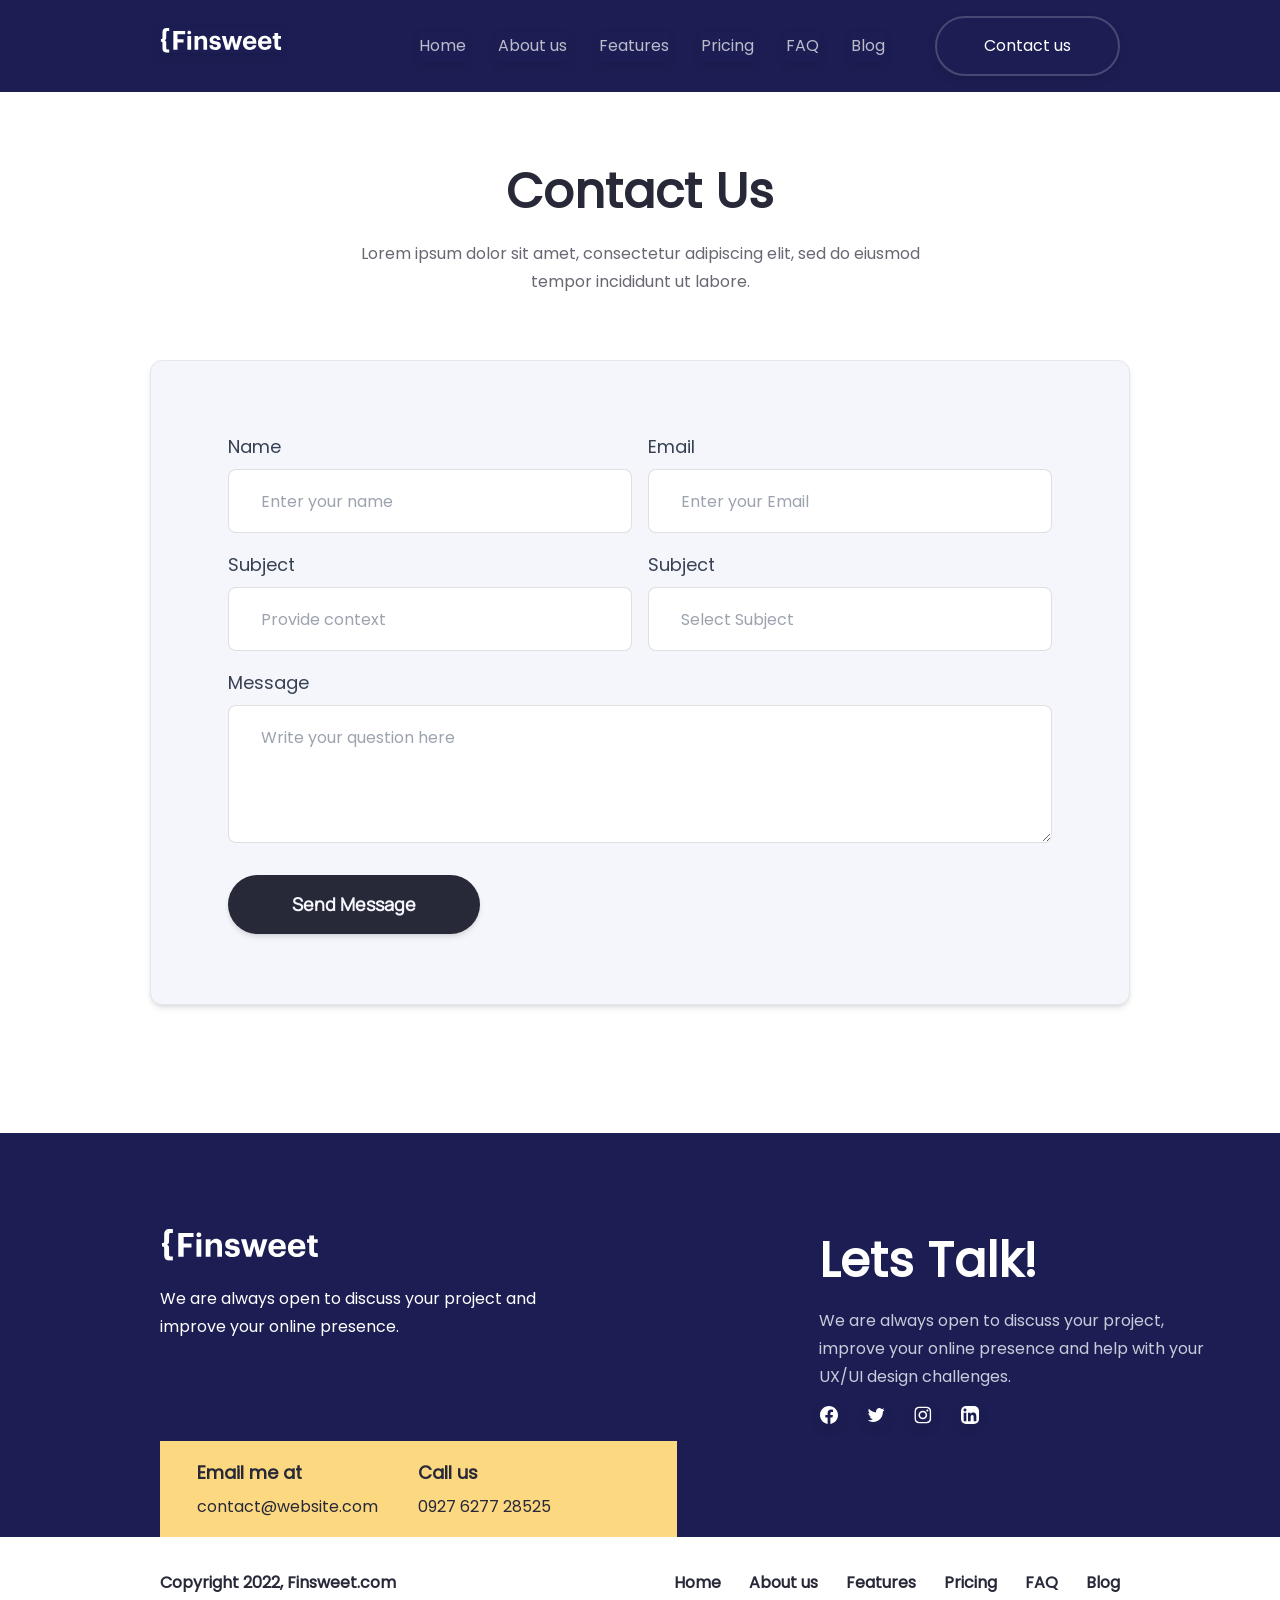
<file: contact_us.html>
<!DOCTYPE html>
<html lang="en">
  <head>
    <meta charset="UTF-8" />
    <link rel="icon" type="image/svg+xml" href="/vite.svg" />
    <meta name="viewport" content="width=device-width, initial-scale=1.0" />
    <title>Contact Us</title>

    <link rel="stylesheet" href="./public/css/main.css" />
  </head>
  <body>
    <div class="wrapper">
      <!-- Header -->

      <header class="w-full h-fit bg-tintBlue fixed top-0 left-0 right-0 z-50 mb-24">
        <div
          class="w-full spaceLeftRight h-[92px] flex flex-row justify-between"
        >
          <img
            src="./public/images/header/nav/Logo.svg"
            alt="Logo"
            class="w-[122px] h-[24.71px] mt-8 md:mt-[28.04px] hover-effect cursor-pointer"
          />

          <nav
            class="hidden md:flex w-auto ml-auto h-[29.91px] mt-[32.04px] space-x-3 md:space-x-6 lg:space-x-7 xl:space-x-8"
          >
            <a href="./index.html" class="menu_text-2">Home</a>
            <a href="./about_us.html" class="menu_text-2">About us</a>
            <a href="./features.html" class="menu_text-2">Features</a>
            <a href="./price.html" class="menu_text-2">Pricing</a>
            <a href="./privacy_policy.html" class="menu_text-2 hidden sm:block"
              >FAQ</a
            >
            <a href="./blog.html" class="menu_text-2 block">Blog</a>
          </nav>

          <a
            href="./contact_us.html"
            class="hidden md:flex md:w-[145px] lg:w-[165px] xl:w-[185px] h-[40px] sm:h-[45px] md:h-[50px] lg:h-[55px] xl:h-[60px] mt-4 ml-4 sm:ml-[20px] md:ml-[30px] lg:ml-[40px] xl:ml-[50px] border-2 border-[#F4F6FC33] rounded-full bg-inherit items-center justify-center hover:border-[#FFFFFF] menu_text-1"
            >Contact us</a
          >

          <!-- Hamburger Icon for mobile screens -->
          <div class="md:hidden flex items-center px-2.5 sm:px-9 space-x-4">
            <label
              class="btn btn-circle swap swap-rotate bg-inherit border-white"
            >
              <!-- this hidden checkbox controls the state -->
              <input id="hamburger-btn" type="checkbox" />

              <!-- hamburger icon -->
              <svg
                class="swap-off fill-white"
                xmlns="http://www.w3.org/2000/svg"
                width="32"
                height="32"
                viewBox="0 0 512 512"
              >
                <path
                  d="M64,384H448V341.33H64Zm0-106.67H448V234.67H64ZM64,128v42.67H448V128Z"
                />
              </svg>

              <!-- close icon -->
              <svg
                class="swap-on fill-white"
                xmlns="http://www.w3.org/2000/svg"
                width="32"
                height="32"
                viewBox="0 0 512 512"
              >
                <polygon
                  points="400 145.49 366.51 112 256 222.51 145.49 112 112 145.49 222.51 256 112 366.51 145.49 400 256 289.49 366.51 400 400 366.51 289.49 256 400 145.49"
                />
              </svg>
            </label>
            <h3
              id="menu-close-open"
              class="text-white button_text hidden sm:flex"
            >
              Menu
            </h3>
          </div>

          <!-- <div class="md:hidden flex items-center px-2.5 sm:px-9 space-x-4">
            <button
              id="hamburger-btn"
              class="btn btn-ghost btn-circle transform transition-transform duration-200 ease-in-out"
            >
              <img
                id="menu-icon"
                src="./public/images/header/menu-icon.svg"
                alt=""
                class="w-10 h-10"
              />
            </button>
            <h3
              id="menu-close-open"
              class="text-white button_text hidden sm:flex"
            >
              Menu
            </h3>
          </div> -->
        </div>
      </header>
      <nav
        id="mobile-menu"
        class="hidden flex-col space-y-2 px-8 pb-4 bg-tintBlue md:hidden fixed top-[92px] left-0 right-0 z-50 mb-24"
      >
        <a href="./index.html" class="headerMenuStyle text-white">
          <div>Home</div>
          <img src="./public/images/header/flesh.svg" alt="" />
        </a>
        <a href="./about_us.html" class="headerMenuStyle">
          About us
          <img src="./public/images/header/flesh.svg" alt="" />
        </a>
        <a href="./features" class="headerMenuStyle">
          Features
          <img src="./public/images/header/flesh.svg" alt="" />
        </a>
        <a href="./price.html" class="headerMenuStyle">
          Pricing
          <img src="./public/images/header/flesh.svg" alt="" />
        </a>
        <a href="./privacy_policy.html" class="headerMenuStyle">
          FAQ
          <img src="./public/images/header/flesh.svg" alt="" />
        </a>
        <a href="./blog.html" class="headerMenuStyle">
          Blog
          <img src="./public/images/header/flesh.svg" alt="" />
        </a>
        <a
          href="./contact_us.html"
          class="headerMenuStyle font-[Poppins] font-semibold text-[#1B1C2B] mt-4 px-4 border-[2px] w-fit bg-[#FCD980] hover:bg-tintBlue border-[#8d851b] hover:border-red-500"
        >
          Contact us</a
        >
      </nav>
      <!-- End Header -->

      <!-- Contact Us -->
      <div
        class="w-full h-fit flex flex-col px-6 md:px-16 lg:px-[150px] 2xl:px-[270px] pb-16 md:pb-24 lg:pb-32 pt-40 space-y-8 md:space-y-12 lg:space-y-16 items-center"
      >
        <div class="w-full h-fit flex flex-col space-y-4 items-center">
          <h2 class="heading-2 lightDark">Contact Us</h2>
          <p
            class="w-full md:w-[480px] lg:w-[562px] h-fit paragraph lightDark opacity-70 text-center"
          >
            Lorem ipsum dolor sit amet, consectetur adipiscing elit, sed do
            eiusmod tempor incididunt ut labore.
          </p>
        </div>

        <div
          class="w-full h-fit px-6 md:px-12 lg:px-[77px] py-8 md:py-12 lg:py-[70px] bg-[#F4F6FC] border-[1px] rounded-[12px] shadow-md dark:bg-[#386775]"
        >
          <form class="space-y-4">
            <div class="grid grid-cols-1 md:grid-cols-2 gap-4">
              <div class="flex flex-col w-full">
                <label
                  for="name"
                  class="contactLabel"
                  >Name</label
                >
                <input
                  type="text"
                  id="name"
                  placeholder="Enter your name"
                  class="contactInput"
                />
              </div>
              <div class="flex flex-col w-full">
                <label
                  for="email"
                  class="contactLabel"
                  >Email</label
                >
                <input
                  type="email"
                  id="email"
                  placeholder="Enter your Email"
                  class="contactInput"
                />
              </div>
            </div>

            <div class="grid grid-cols-1 md:grid-cols-2 gap-4">
              <div class="flex flex-col w-full">
                <label
                  for="subject"
                  class="contactLabel"
                  >Subject</label
                >
                <input
                  type="text"
                  id="subject"
                  placeholder="Provide context"
                  class="contactInput"
                />
              </div>
              <div class="flex flex-col w-full">
                <label
                  for="subject2"
                  class="contactLabel"
                  >Subject</label
                >
                <input
                  type="text"
                  id="subject2"
                  placeholder="Select Subject"
                  class="contactInput"
                />
              </div>
            </div>

            <div class="flex flex-col w-full">
              <label
                for="message"
                class="font-[Poppins] text-[18px] leading-8 font-normal text-gray-700 dark:text-white"
                >Message</label
              >
              <textarea
                id="message"
                rows="4"
                placeholder="Write your question here"
                class="contactInput h-[138px]"
              ></textarea>
            </div>

            <div class="flex">
              <button
                type="submit"
                class="button_text mt-4 px-8 md:px-16 py-4 bg-[#282938] text-[#F4F6FC] rounded-[41px] shadow-md dark:bg-[#FCD980] dark:text-[#282938] "
              >
                Send Message
              </button>
            </div>
          </form>
        </div>
      </div>

      <!-- End contact Us -->

      <!-- Footer -->
      <footer class="w-full h-fit flex flex-col">
        <div
          class="flex flex-col w-full h-fit pt-12 xl:pt-24 px-6 xl:px-40 bg-[#1C1E53]"
        >
          <div
            class="w-full h-auto flex flex-col md:flex-row space-y-8 md:space-y-0 md:space-x-[260px] items-start justify-between"
          >
            <div class="w-full md:w-[400px] flex flex-col space-y-6">
              <img
                src="./public/images/header/nav/Logo.svg"
                alt="Logo"
                class="w-40 h-8"
              />
              <p class="paragraph w-full lg:w-[300px] xl:w-[399px] text-white">
                We are always open to discuss your project and improve your
                online presence.
              </p>
            </div>
            <div
              class="w-full lg:w-[400px] flex flex-col space-y-4 md:space-y-[14px] justify-between"
            >
              <h2 class="heading-2 text-white">Lets Talk!</h2>
              <p class="paragraph w-full lg:w-[399px] text-[#C9CBDA]">
                We are always open to discuss your project, improve your online
                presence and help with your UX/UI design challenges.
              </p>
              <div class="flex flex-row space-x-6 md:space-x-[27px] items-end">
                <a href="#">
                  <img
                    src="./public/images/Footer/Facebook/Negative.svg"
                    alt=""
                    class="socialMediaHover"
                  />
                </a>
                <a href="#">
                  <img
                    src="./public/images/Footer/Twitter/Negative.svg "
                    alt=""
                    class="socialMediaHover"
                  />
                </a>
                <a href="#">
                  <img
                    src="./public/images/Footer/Instagram/Negative.svg"
                    alt=""
                    class="socialMediaHover"
                  />
                </a>
                <a href="#">
                  <img
                    src="./public/images/Footer/LinkedIn/Negative.svg"
                    alt=""
                    class="socialMediaHover"
                  />
                </a>
              </div>
            </div>
          </div>
          <div class="w-full md:w-[517px] bg-[#FCD980] mt-8 md:mt-4">
            <div
              class="w-full h-auto flex flex-col md:flex-row px-6 md:px-[37px] py-4 space-y-4 md:space-y-0 md:space-x-10"
            >
              <div class="flex flex-col space-y-1">
                <div
                  class="font-[Poppins] text-[18px] leading-8 font-semibold text-[#282938]"
                >
                  Email me at
                </div>
                <p class="paragraph text-[#282938]">contact@website.com</p>
              </div>
              <div class="flex flex-col space-y-1">
                <div
                  class="font-[Poppins] text-[18px] leading-8 font-semibold text-[#282938]"
                >
                  Call us
                </div>
                <p class="paragraph text-[#282938]">0927 6277 28525</p>
              </div>
            </div>
          </div>
        </div>
        <div
          class="w-full h-[92px] flex flex-col space-y-2 lg:space-y-0 lg:flex-row items-center px-6 xl:px-40 py-2 lg:py-0 md:justify-between"
        >
          <p
            class="hidden lg:block paragraph lightDark w-full md:w-[241px] font-semibold text-center md:text-left"
          >
            Copyright 2022, Finsweet.com
          </p>
          <div class="flex flex-row space-x-6 md:space-x-7 mt-2 md:mt-0">
            <a href="./index.html" class="menu_style">Home</a>
            <a href="./about_us.html" class="menu_style">About us</a>
            <a href="./features.html" class="menu_style">Features</a>
            <a href="./price.html" class="menu_style">Pricing</a>
            <a href="./privacy_policy.html" class="menu_style">FAQ</a>
            <a href="./blog.html" class="menu_style">Blog</a>
          </div>
          <p
            class="lg:hidden paragraph lightDark w-full md:w-[241px] font-semibold text-center md:text-left"
          >
            Copyright 2022, Finsweet.com
          </p>
        </div>
      </footer>

      <!-- End Footer -->
    </div>
  </body>

  <script>
    const hamburgerBtn = document.getElementById("hamburger-btn");
    const mobileMenu = document.getElementById("mobile-menu");
    const menuOpenClose = document.getElementById("menu-close-open");
    const menuIcon = document.getElementById("menu-icon");

    hamburgerBtn.addEventListener("click", () => {
      mobileMenu.classList.toggle("hidden");

      if (!mobileMenu.classList.contains("hidden")) {
        menuOpenClose.textContent = "Close";
        menuIcon.src = "./public/images/header/close-icon.svg";
        hamburgerBtn.classList.add("rotate-90");
      } else {
        menuOpenClose.textContent = "Menu";
        menuIcon.src = "./public/images/header/menu-icon.svg";
        hamburgerBtn.classList.remove("rotate-90");
      }
    });
  </script>
</html>
</file>
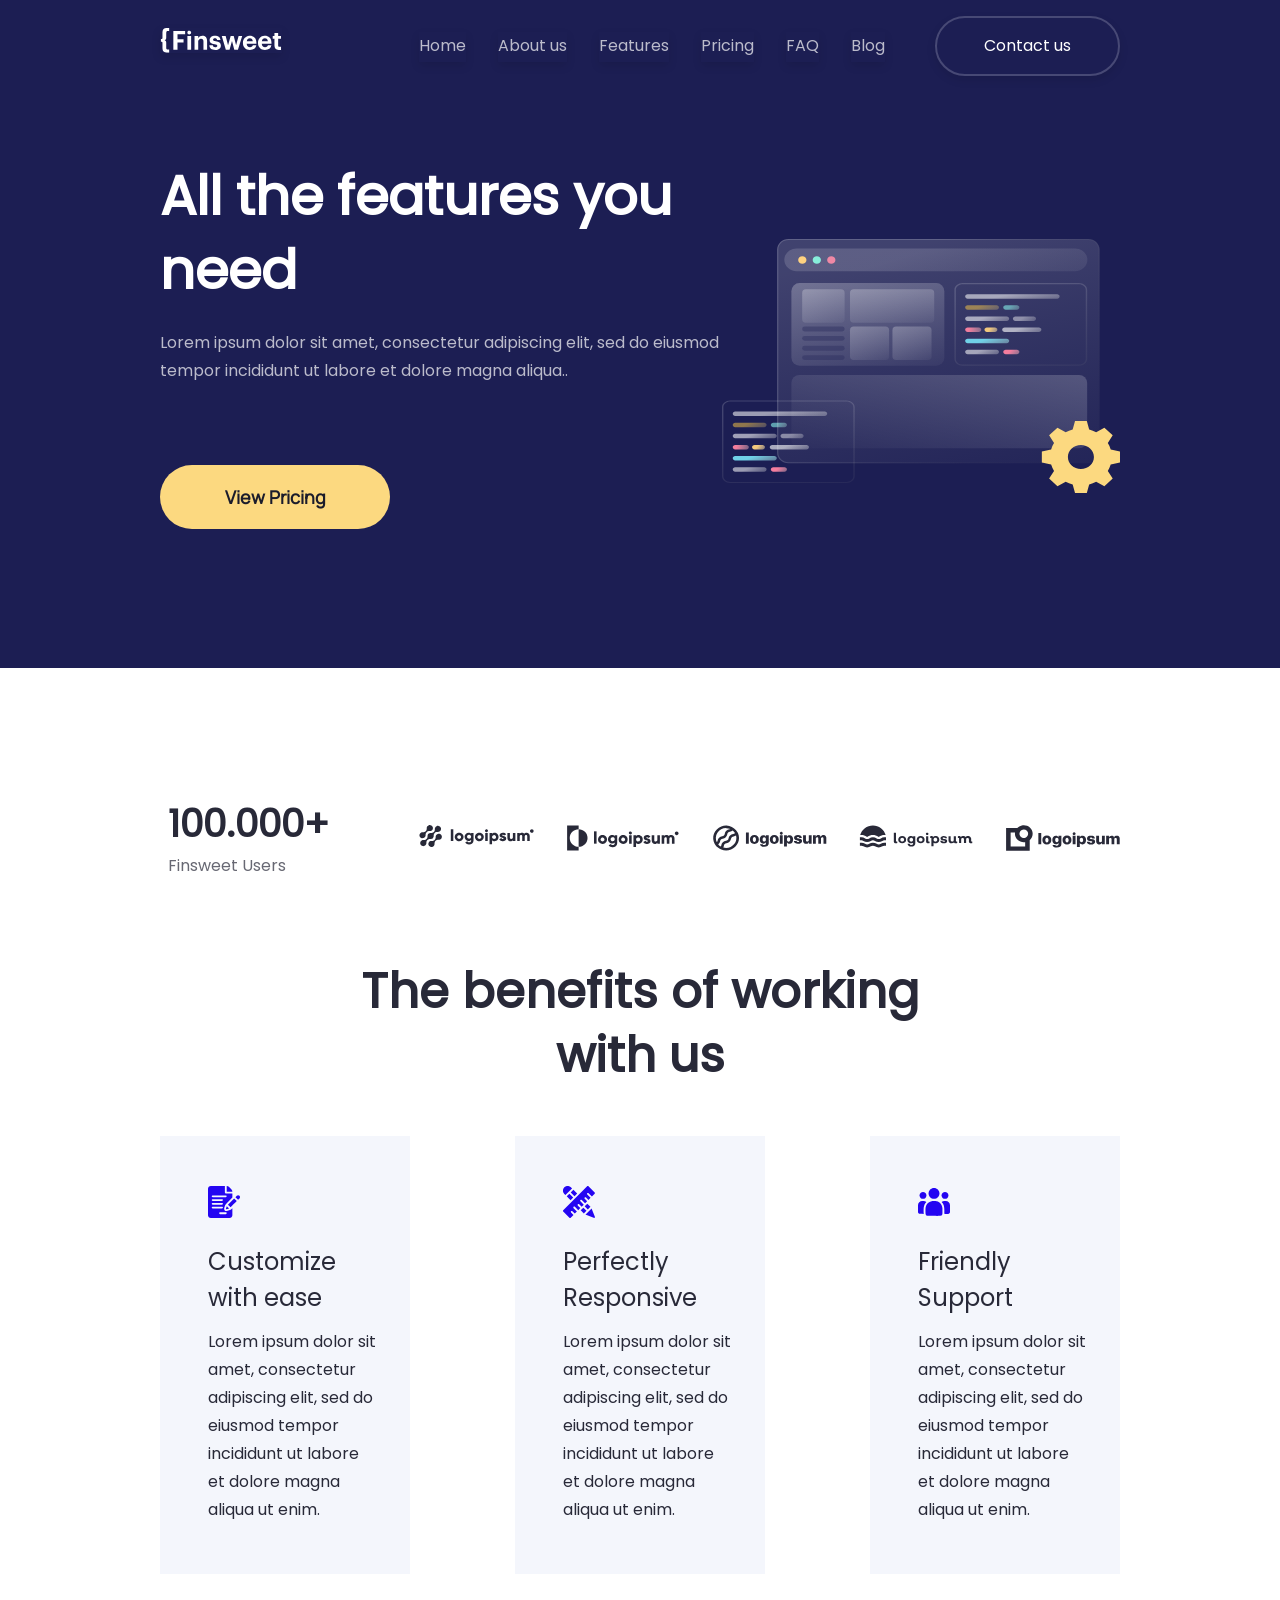
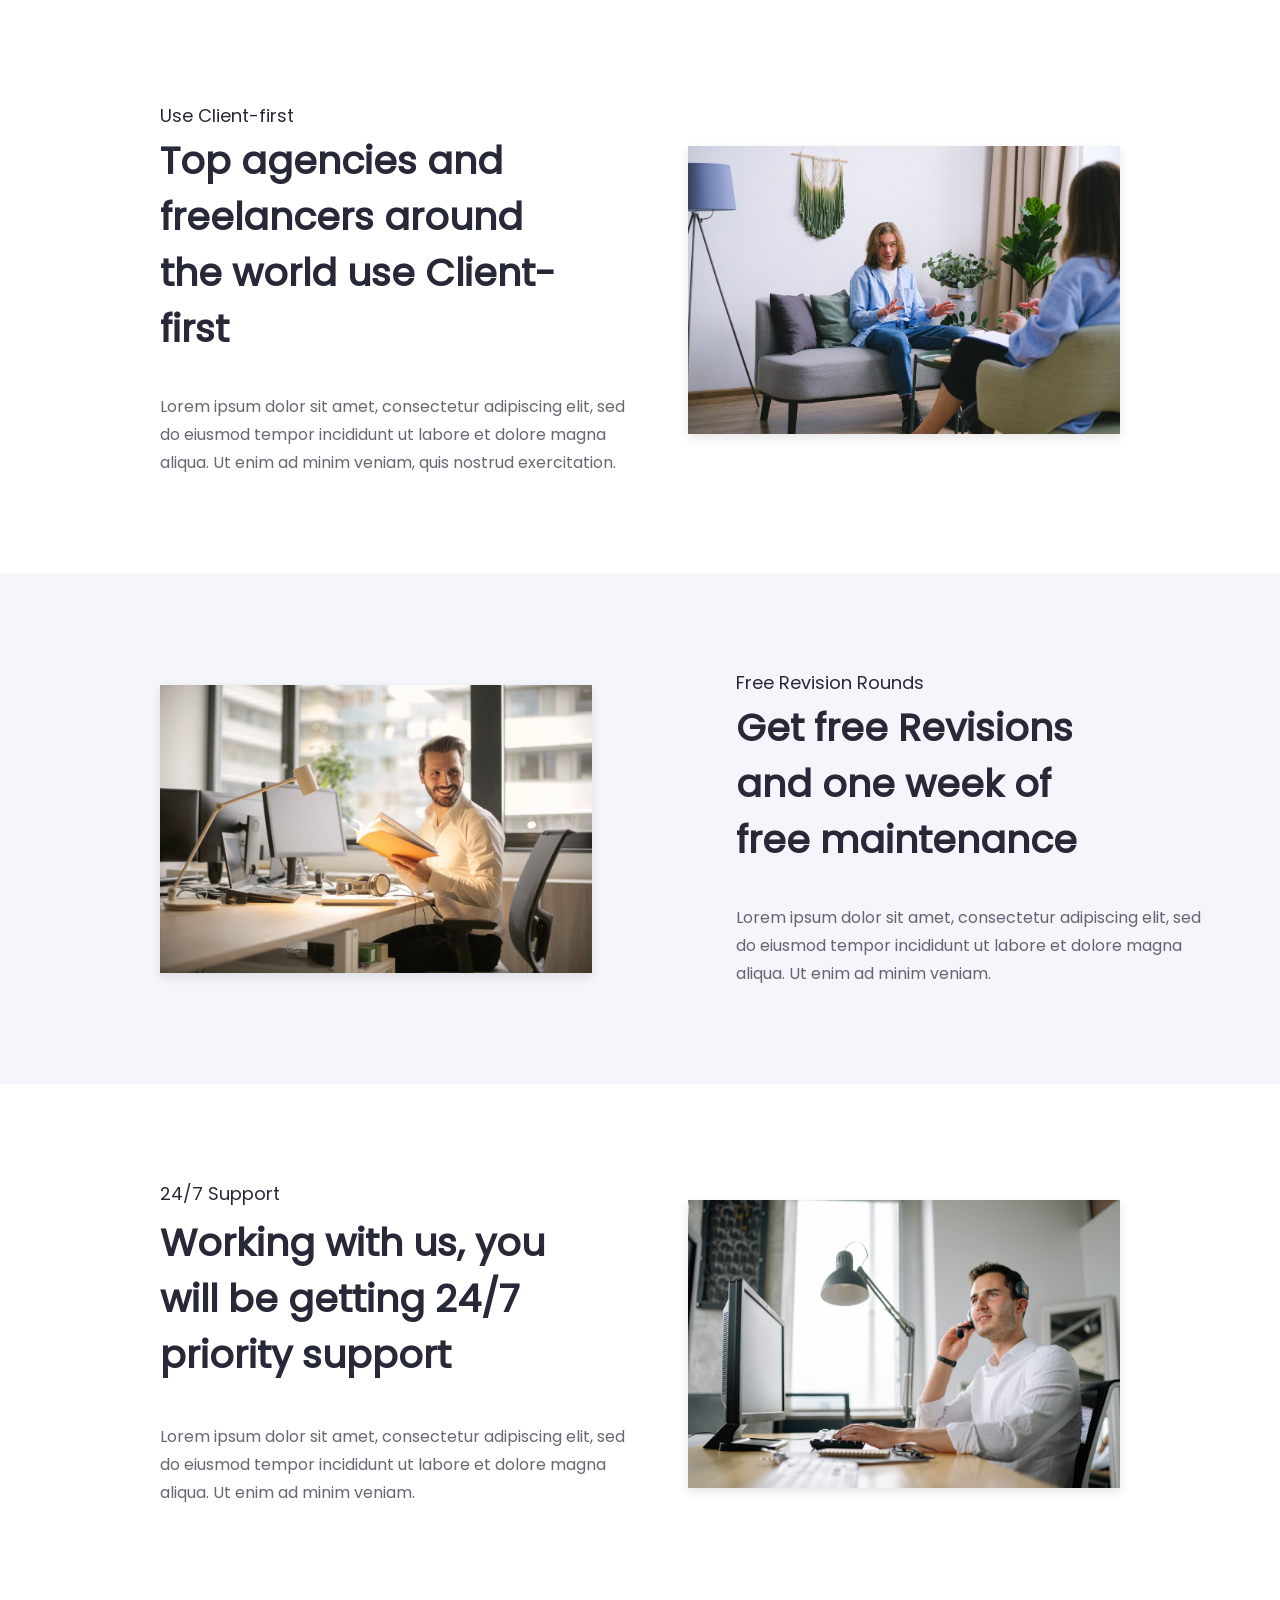
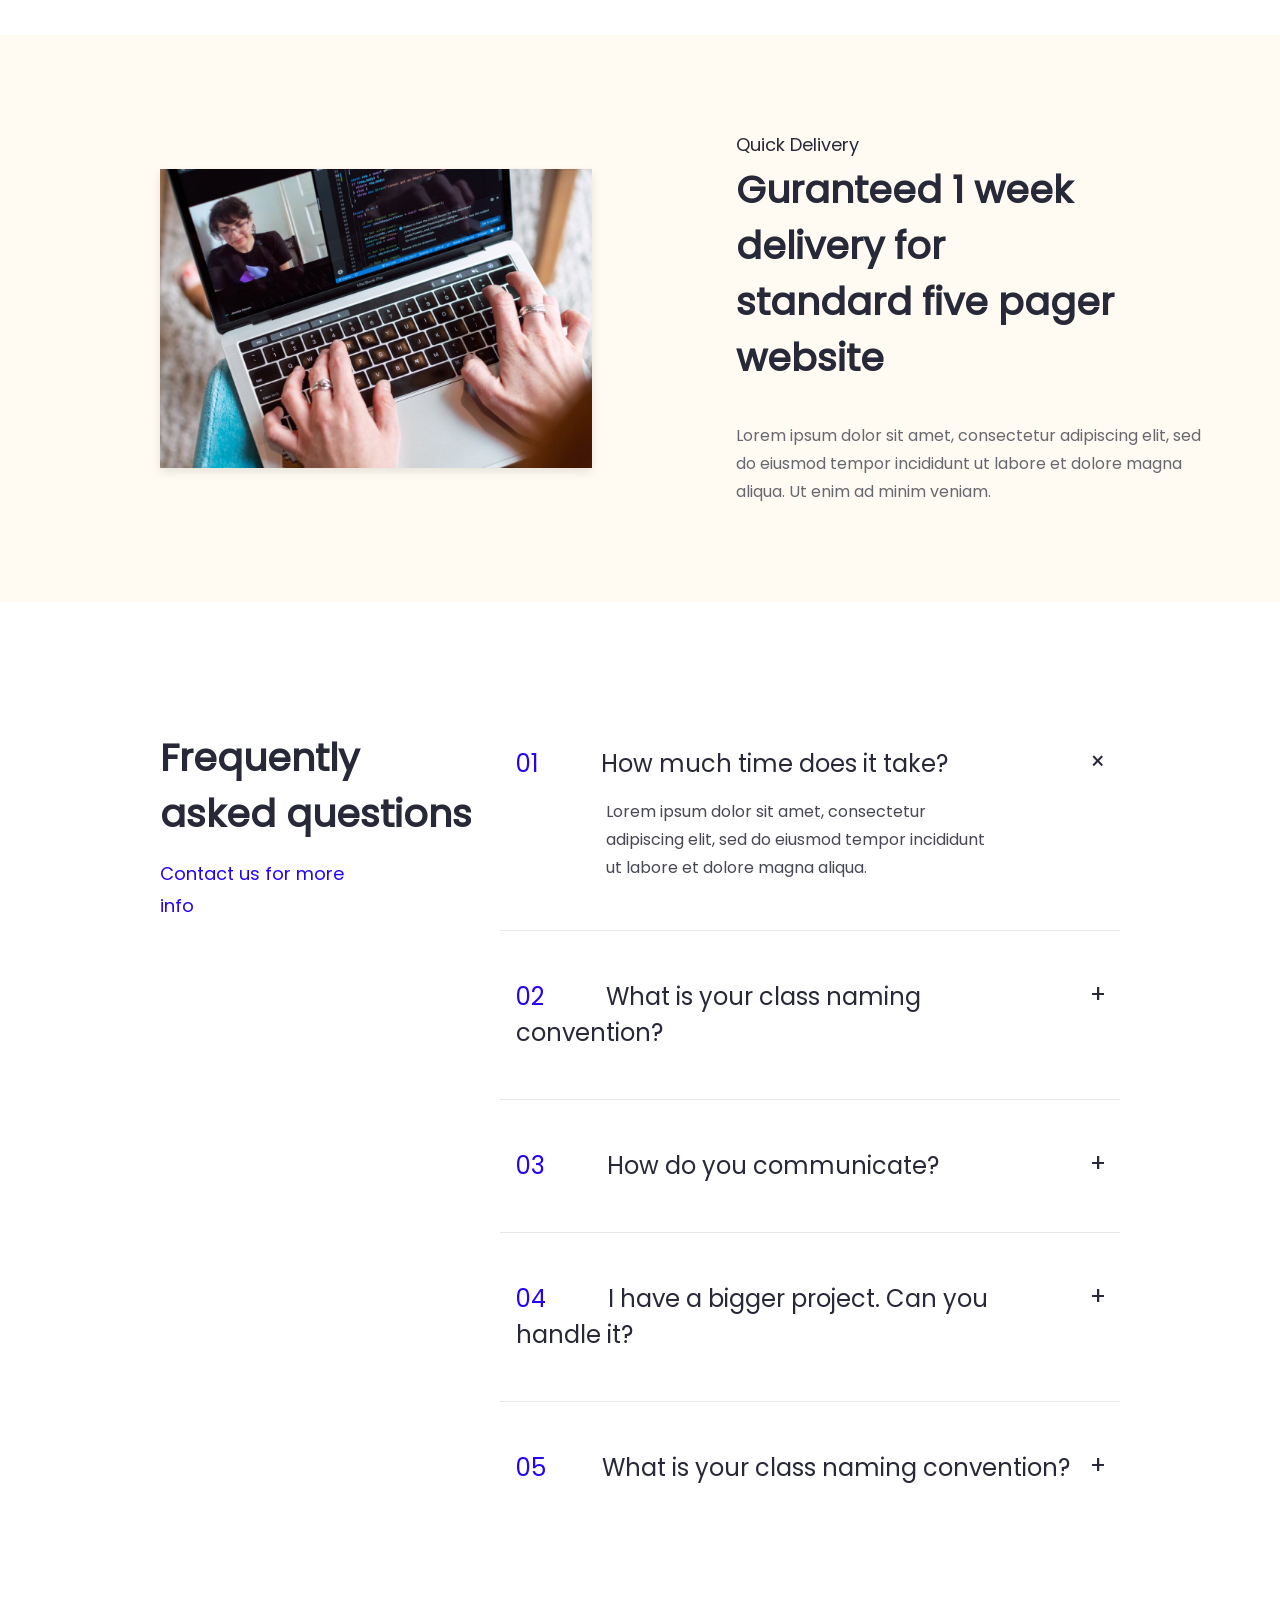
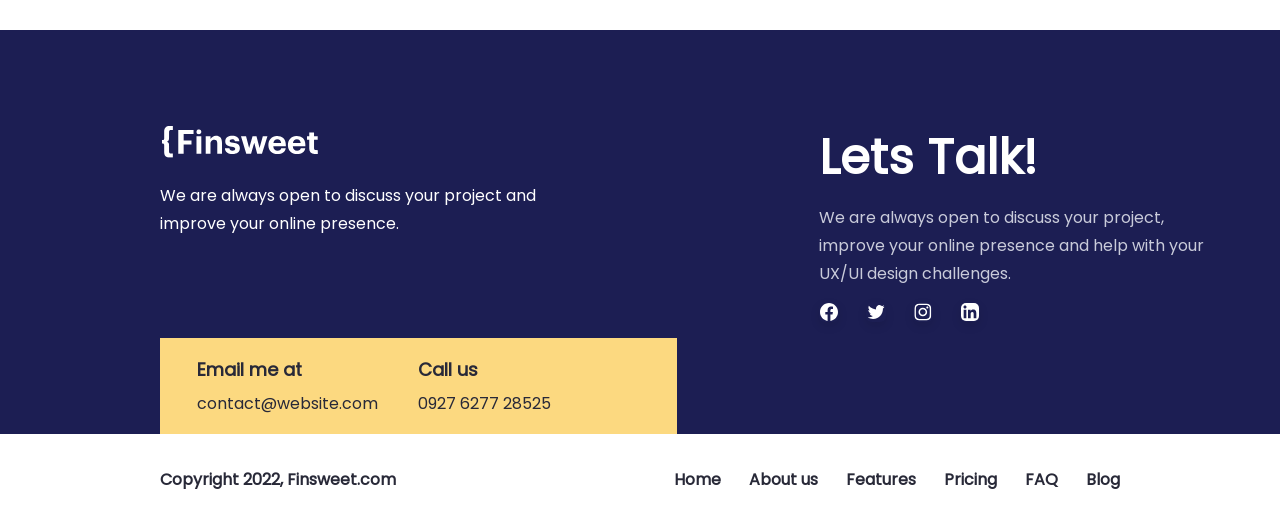
<file: features.html>
<!DOCTYPE html>
<html lang="en">
  <head>
    <meta charset="UTF-8" />
    <link rel="icon" type="image/svg+xml" href="/vite.svg" />
    <meta name="viewport" content="width=device-width, initial-scale=1.0" />
    <title>Features</title>

    <link rel="stylesheet" href="./public/css/main.css" />
  </head>
  <body>
    <div class="wrapper">
      <!-- Header -->

      <header class="w-full h-fit bg-tintBlue fixed top-0 left-0 right-0 z-50 mb-24">
        <div
          class="w-full spaceLeftRight h-[92px] flex flex-row justify-between"
        >
          <img
            src="./public/images/header/nav/Logo.svg"
            alt="Logo"
            class="w-[122px] h-[24.71px] mt-8 md:mt-[28.04px] hover-effect cursor-pointer"
          />

          <nav
            class="hidden md:flex w-auto ml-auto h-[29.91px] mt-[32.04px] space-x-3 md:space-x-6 lg:space-x-7 xl:space-x-8"
          >
            <a href="./index.html" class="menu_text-2">Home</a>
            <a href="./about_us.html" class="menu_text-2">About us</a>
            <a href="./features.html" class="menu_text-2">Features</a>
            <a href="./price.html" class="menu_text-2">Pricing</a>
            <a href="./privacy_policy.html" class="menu_text-2 hidden sm:block"
              >FAQ</a
            >
            <a href="./blog.html" class="menu_text-2 block">Blog</a>
          </nav>

          <a
            href="./contact_us.html"
            class="hidden md:flex md:w-[145px] lg:w-[165px] xl:w-[185px] h-[40px] sm:h-[45px] md:h-[50px] lg:h-[55px] xl:h-[60px] mt-4 ml-4 sm:ml-[20px] md:ml-[30px] lg:ml-[40px] xl:ml-[50px] border-2 border-[#F4F6FC33] rounded-full bg-inherit items-center justify-center hover:border-[#FFFFFF] menu_text-1"
            >Contact us</a
          >

          <!-- Hamburger Icon for mobile screens -->
          <div class="md:hidden flex items-center px-2.5 sm:px-9 space-x-4">
            <label
              class="btn btn-circle swap swap-rotate bg-inherit border-white"
            >
              <!-- this hidden checkbox controls the state -->
              <input id="hamburger-btn" type="checkbox" />

              <!-- hamburger icon -->
              <svg
                class="swap-off fill-white"
                xmlns="http://www.w3.org/2000/svg"
                width="32"
                height="32"
                viewBox="0 0 512 512"
              >
                <path
                  d="M64,384H448V341.33H64Zm0-106.67H448V234.67H64ZM64,128v42.67H448V128Z"
                />
              </svg>

              <!-- close icon -->
              <svg
                class="swap-on fill-white"
                xmlns="http://www.w3.org/2000/svg"
                width="32"
                height="32"
                viewBox="0 0 512 512"
              >
                <polygon
                  points="400 145.49 366.51 112 256 222.51 145.49 112 112 145.49 222.51 256 112 366.51 145.49 400 256 289.49 366.51 400 400 366.51 289.49 256 400 145.49"
                />
              </svg>
            </label>
            <h3
              id="menu-close-open"
              class="text-white button_text hidden sm:flex"
            >
              Menu
            </h3>
          </div>          
        </div>
      </header>
      <nav
        id="mobile-menu"
        class="hidden flex-col space-y-2 px-8 pb-4 bg-tintBlue md:hidden fixed top-[92px] left-0 right-0 z-50 mb-24"
      >
        <a href="./index.html" class="headerMenuStyle text-white">
          <div>Home</div>
          <img src="./public/images/header/flesh.svg" alt="" />
        </a>
        <a href="./about_us.html" class="headerMenuStyle">
          About us
          <img src="./public/images/header/flesh.svg" alt="" />
        </a>
        <a href="./features" class="headerMenuStyle">
          Features
          <img src="./public/images/header/flesh.svg" alt="" />
        </a>
        <a href="./price.html" class="headerMenuStyle">
          Pricing
          <img src="./public/images/header/flesh.svg" alt="" />
        </a>
        <a href="./privacy_policy.html" class="headerMenuStyle">
          FAQ
          <img src="./public/images/header/flesh.svg" alt="" />
        </a>
        <a href="./blog.html" class="headerMenuStyle">
          Blog
          <img src="./public/images/header/flesh.svg" alt="" />
        </a>
        <a
          href="./contact_us.html"
          class="headerMenuStyle font-[Poppins] font-semibold text-[#1B1C2B] mt-4 px-4 border-[2px] w-fit bg-[#FCD980] hover:bg-tintBlue border-[#8d851b] hover:border-red-500"
        >
          Contact us</a
        >
      </nav>
      <!-- End Header -->

      <!-- Home Hero -->
      <div
        class="w-full h-fit lg:h-[668px] bg-tintBlue flex flex-col space-y-10 lg:space-y-0 lg:flex-row-reverse flex-nowrap items-center justify-center lg:justify-between px-0 lg:px-40 pb-8 lg:pb-24 pt-40"
      >
        <div class="flex justify-center lg:justify-end w-full h-fit">
          <img src="./public/images/feature_page/01.svg" alt="Illustration" />
        </div>
        <div
          class="w-[500px] lg:w-[582px] h-[414px] flex flex-col flex-nowrap space-y-1 items-center md:items-start"
        >
          <div class="h-[302px] flex flex-col space-y-5">
            <h1
              class="h-[150px] heading-1 text-[#FFFFFF] text-center lg:text-left"
            >
              All the features you need
            </h1>
            <p
              class="w-[470px] lg:w-[562px] h-[56px] paragraph text-[#BBBBCB] text-center lg:text-left"
            >
              Lorem ipsum dolor sit amet, consectetur adipiscing elit, sed do
              eiusmod tempor incididunt ut labore et dolore magna aliqua..
            </p>
          </div>
          <div class="w-full h-[64px] flex flex-row items-center space-x-10 justify-center lg:justify-start">
            <a
              href="./price.html"
              class="w-[230px] h-[64px] flex bg-[#FCD980] rounded-full button_text items-center justify-center"
              >View Pricing</a
            >
          </div>
        </div>

        
      </div>
      <!-- End Home Hero -->

      <!-- Benefits -->
      <div class="w-full h-fit px-6 sm:px-10 md:px-20 lg:px-32 xl:px-40 py-16 sm:py-24 md:py-32 flex flex-col space-y-12 items-center">
        <div class="flex flex-col xl:flex-row w-full h-fit space-y-8 xl:space-y-0 xl:space-x-[90px] items-center justify-between pb-8">
          <div class="flex flex-col text-center xl:text-left pl-2">
            <h3 class="heading-3 lightDark">100.000+</h3>
            <p class="paragraph lightDark opacity-70">Finsweet Users</p>
          </div>
          
          <div class="grid grid-rows-2 md:grid-rows-1 grid-cols-3 md:grid-cols-5 gap-8 w-full">

            <img src="./public/images/about_us/08.svg" alt="">
            <img src="./public/images/about_us/09.svg" alt="">
            <img src="./public/images/about_us/10.svg" alt="">
            <img src="./public/images/about_us/11.svg" alt="">
            <img src="./public/images/about_us/12.svg" alt="">
          </div>
        </div>

        <h2 class="w-full md:w-[630px] h-fit heading-2 lightDark text-center">The benefits of working with us</h2>
        
        <div class="w-full h-fit flex flex-col xl:flex-row justify-between space-y-8 xl:space-y-0 xl:space-x-8">
          <div class="benefitDiv">
            <img src="./public/images/about_us/05.svg" alt="" class="benefitImg">
            <h6 class="benefitH6">Customize with ease</h6>
            <p class="benefitP">Lorem ipsum dolor sit amet, consectetur adipiscing elit, sed do eiusmod tempor incididunt ut labore et dolore magna aliqua ut enim.</p>
          </div>
          
          <div class="benefitDiv">
            <img src="./public/images/about_us/06.svg" alt="" class="benefitImg">
            <h6 class="benefitH6">Perfectly Responsive</h6>
            <p class="benefitP">Lorem ipsum dolor sit amet, consectetur adipiscing elit, sed do eiusmod tempor incididunt ut labore et dolore magna aliqua ut enim.</p>
          </div>
          
          <div class="benefitDiv">
            <img src="./public/images/about_us/07.svg" alt="" class="benefitImg">
            <h6 class="benefitH6">Friendly Support</h6>
            <p class="benefitP">Lorem ipsum dolor sit amet, consectetur adipiscing elit, sed do eiusmod tempor incididunt ut labore et dolore magna aliqua ut enim.</p>
          </div>
        </div>        
        
      </div>
      <!-- End Benefits -->


      <!-- Best In Class -->
      <div class="w-full px-6 sm:px-10 md:px-20 lg:px-32 xl:px-40 pb-12 sm:pb-24  h-fit flex flex-col lg:flex-row justify-between items-center space-y-8 lg:space-y-0 dark:text-white">
        <div class="w-full lg:w-[45%] h-fit flex flex-col space-y-1 text-center md:text-left">
          <p class="font-[Poppins] text-[18px] lightDark text-center lg:text-left">Use Client-first</p>
          <h3 class="heading-3 lightDark text-center lg:text-left">Top agencies and freelancers around the world use Client-first </h3>
          <p class="w-full xl:w-[484px] paragraph lightDark opacity-70 pt-8 text-center lg:text-left">Lorem ipsum dolor sit amet, consectetur adipiscing elit, sed do eiusmod tempor incididunt ut labore et dolore magna aliqua. Ut enim ad minim veniam, quis nostrud exercitation.</p>
        </div>
        <img src="./public/images/feature_page/01.jpeg" alt="" class="w-full lg:w-[45%] h-auto hover-effect">
      </div>
      
      <!-- End Best In Class -->

      <!-- Free Revisions -->
      <div class="w-full px-6 sm:px-10 md:px-20 lg:px-32 xl:px-40 py-12 sm:py-24  h-fit flex flex-col lg:flex-row justify-between items-center space-y-8 lg:space-y-0 bg-[#F4F6FC] dark:text-white dark:bg-[#386775] ">
        <img src="./public/images/feature_page/02.jpeg" alt="" class="hidden lg:block w-full lg:w-[45%] h-auto hover-effect">
        <div class="w-full lg:w-[40%] h-fit flex flex-col space-y-1 text-center md:text-left">
          <p class="font-[Poppins] text-[18px] lightDark text-center lg:text-left">Free Revision Rounds</p>
          <h3 class="heading-3 lightDark text-center lg:text-left">Get free Revisions and one week of free maintenance</h3>
          <p class="w-full xl:w-[484px] paragraph lightDark opacity-70 pt-8 text-center lg:text-left">Lorem ipsum dolor sit amet, consectetur adipiscing elit, sed do eiusmod tempor incididunt ut labore et dolore magna aliqua. Ut enim ad minim veniam.</p>
        </div>
        <img src="./public/images/feature_page/02.jpeg" alt="" class="block lg:hidden w-full lg:w-[45%] h-auto hover-effect">

        
      </div>
      
      <!-- End Free Revisions -->

      <!-- Support -->
      <div class="w-full px-6 sm:px-10 md:px-20 lg:px-32 xl:px-40 py-16 sm:py-24 md:pb-32 h-fit flex flex-col lg:flex-row justify-between items-center space-y-8 lg:space-y-0 dark:text-white">
        <div class="w-full lg:w-[45%] h-fit flex flex-col space-y-2 text-center md:text-left">
          <p class="font-[Poppins] text-[18px] lightDark text-center lg:text-left">24/7 Support</p>
          <h3 class="heading-3 lightDark text-center lg:text-left">Working with us, you will be getting 24/7 priority support</h3>
          <p class="w-full xl:w-[484px] paragraph lightDark opacity-70 pt-8 text-center lg:text-left">Lorem ipsum dolor sit amet, consectetur adipiscing elit, sed do eiusmod tempor incididunt ut labore et dolore magna aliqua. Ut enim ad minim veniam.</p>
        </div>
        <img src="./public/images/feature_page/03.jpeg" alt="" class="w-full lg:w-[45%] h-auto hover-effect">
      </div>
      
      <!-- End Support -->

      <!-- Quick Deliver -->
      <div class="w-full px-6 sm:px-10 md:px-20 lg:px-32 xl:px-40 py-12 sm:py-24 h-fit flex flex-col lg:flex-row justify-between items-center space-y-8 lg:space-y-0 bg-[#FFFBF2] dark:text-white dark:bg-[#386775] ">
        <img src="./public/images/feature_page/04.jpg" alt="" class="hidden lg:block w-full lg:w-[45%] h-auto hover-effect">
        <div class="w-full lg:w-[40%] h-fit flex flex-col space-y-1 text-center md:text-left">
          <p class="font-[Poppins] text-[18px] lightDark text-center lg:text-left">Quick Delivery</p>
          <h3 class="heading-3 lightDark text-center lg:text-left">Guranteed 1 week delivery for standard five pager website</h3>
          <p class="w-full xl:w-[484px] paragraph lightDark opacity-70 pt-8 text-center lg:text-left">Lorem ipsum dolor sit amet, consectetur adipiscing elit, sed do eiusmod tempor incididunt ut labore et dolore magna aliqua. Ut enim ad minim veniam.</p>
        </div>
        <img src="./public/images/feature_page/04.jpg" alt="" class="block lg:hidden w-full lg:w-[45%] h-auto hover-effect">        
      </div>
      
      <!-- End Quick Deliver -->

      <!-- FAQ -->
      <div
        class="flex flex-col lg:flex-row space-y-8 lg:space-y-0 lg:space-x-5 w-full h-fit lg:fit px-0 sm:px-6 xl:px-40 py-32"
      >
        <div
          class="flex flex-col space-y-4 w-full lg:w-[50%] h-auto lg:h-[160px]"
        >
          <div
            class="w-full lg:w-[320px] h-auto lg:h-[112px] heading-3 lightDark text-center lg:text-left"
          >
            Frequently asked questions
          </div>
          <a
            href="./contact_us.html"
            class="w-full lg:w-[220px] h-auto lg:h-[32px] font-[Poppins] lightDark text-[#2405F2] dark:text-[#FCD980]  text-[18px] leading-8 text-center lg:text-left "
            >Contact us for more info</a
          >
        </div>

        <div class="flex flex-col space-y-8 w-full h-auto lg:h-fit">
          <div class="faqDiv_1">
            <input type="radio" name="my-accordion-3" checked="checked" />
            <div class="collapse-title heading-6 lightDark">
              <span class="faqSpan">01</span> How much time does it take?
            </div>
            <div class="collapse-content h-fit">
              <p class="faqParagraph">
                Lorem ipsum dolor sit amet, consectetur adipiscing elit, sed do
                eiusmod tempor incididunt ut labore et dolore magna aliqua.
              </p>
            </div>
          </div>

          <hr class="w-full bg-[#ECECF1]" />

          <div class="faqDiv_1">
            <input type="radio" name="my-accordion-3" />
            <div class="collapse-title heading-6 lightDark">
              <span class="faqSpan">02</span> What is your class naming
              convention?
            </div>
            <div class="collapse-content h-fit">
              <p class="faqParagraph">
                Lorem ipsum dolor sit amet, consectetur adipiscing elit, sed do
                eiusmod tempor incididunt ut labore et dolore magna aliqua.
              </p>
            </div>
          </div>

          <hr class="w-full bg-[#ECECF1]" />

          <div class="faqDiv_1">
            <input type="radio" name="my-accordion-3" />
            <div class="collapse-title heading-6 lightDark">
              <span class="faqSpan">03</span> How do you communicate?
            </div>
            <div class="collapse-content h-fit">
              <p class="faqParagraph">
                Lorem ipsum dolor sit amet, consectetur adipiscing elit, sed do
                eiusmod tempor incididunt ut labore et dolore magna aliqua.
              </p>
            </div>
          </div>

          <hr class="w-full bg-[#ECECF1]" />

          <div class="faqDiv_1">
            <input type="radio" name="my-accordion-3" />
            <div class="collapse-title heading-6 lightDark">
              <span class="faqSpan">04</span> I have a bigger project. Can you
              handle it?
            </div>
            <div class="collapse-content h-fit">
              <p class="faqParagraph">
                Lorem ipsum dolor sit amet, consectetur adipiscing elit, sed do
                eiusmod tempor incididunt ut labore et dolore magna aliqua.
              </p>
            </div>
          </div>

          <hr class="w-full bg-[#ECECF1]" />

          <div class="faqDiv_1">
            <input type="radio" name="my-accordion-3" />
            <div class="collapse-title heading-6 lightDark">
              <span class="faqSpan">05</span>What is your class naming
              convention?
            </div>
            <div class="collapse-content h-fit">
              <p class="faqParagraph">
                Lorem ipsum dolor sit amet, consectetur adipiscing elit, sed do
                eiusmod tempor incididunt ut labore et dolore magna aliqua.
              </p>
            </div>
          </div>
        </div>
      </div>
      <!-- End FAQ -->

      <!-- Footer -->
      <footer class="w-full h-fit flex flex-col">
        <div
          class="flex flex-col w-full h-fit pt-12 xl:pt-24 px-6 xl:px-40 bg-[#1C1E53]"
        >
          <div
            class="w-full h-auto flex flex-col md:flex-row space-y-8 md:space-y-0 md:space-x-[260px] items-start justify-between"
          >
            <div class="w-full md:w-[400px] flex flex-col space-y-6">
              <img
                src="./public/images/header/nav/Logo.svg"
                alt="Logo"
                class="w-40 h-8"
              />
              <p class="paragraph w-full lg:w-[300px] xl:w-[399px] text-white">
                We are always open to discuss your project and improve your
                online presence.
              </p>
            </div>
            <div
              class="w-full lg:w-[400px] flex flex-col space-y-4 md:space-y-[14px] justify-between"
            >
              <h2 class="heading-2 text-white">Lets Talk!</h2>
              <p class="paragraph w-full lg:w-[399px] text-[#C9CBDA]">
                We are always open to discuss your project, improve your online
                presence and help with your UX/UI design challenges.
              </p>
              <div class="flex flex-row space-x-6 md:space-x-[27px] items-end">
                <a href="#">
                  <img
                    src="./public/images/Footer/Facebook/Negative.svg"
                    alt=""
                    class="socialMediaHover"
                  />
                </a>
                <a href="#">
                  <img
                    src="./public/images/Footer/Twitter/Negative.svg "
                    alt=""
                    class="socialMediaHover"
                  />
                </a>
                <a href="#">
                  <img
                    src="./public/images/Footer/Instagram/Negative.svg"
                    alt=""
                    class="socialMediaHover"
                  />
                </a>
                <a href="#">
                  <img
                    src="./public/images/Footer/LinkedIn/Negative.svg"
                    alt=""
                    class="socialMediaHover"
                  />
                </a>
              </div>
            </div>
          </div>
          <div class="w-full md:w-[517px] bg-[#FCD980] mt-8 md:mt-4">
            <div
              class="w-full h-auto flex flex-col md:flex-row px-6 md:px-[37px] py-4 space-y-4 md:space-y-0 md:space-x-10"
            >
              <div class="flex flex-col space-y-1">
                <div
                  class="font-[Poppins] text-[18px] leading-8 font-semibold text-[#282938]"
                >
                  Email me at
                </div>
                <p class="paragraph text-[#282938]">contact@website.com</p>
              </div>
              <div class="flex flex-col space-y-1">
                <div
                  class="font-[Poppins] text-[18px] leading-8 font-semibold text-[#282938]"
                >
                  Call us
                </div>
                <p class="paragraph text-[#282938]">0927 6277 28525</p>
              </div>
            </div>
          </div>
        </div>
        <div
          class="w-full h-[92px] flex flex-col space-y-2 lg:space-y-0 lg:flex-row items-center px-6 xl:px-40 py-2 lg:py-0 md:justify-between"
        >
          <p
            class="hidden lg:block paragraph lightDark w-full md:w-[241px] font-semibold text-center md:text-left"
          >
            Copyright 2022, Finsweet.com
          </p>
          <div class="flex flex-row space-x-6 md:space-x-7 mt-2 md:mt-0">
            <a href="./index.html" class="menu_style">Home</a>
            <a href="./about_us.html" class="menu_style">About us</a>
            <a href="./features.html" class="menu_style">Features</a>
            <a href="./price.html" class="menu_style">Pricing</a>
            <a href="./privacy_policy.html" class="menu_style">FAQ</a>
            <a href="./blog.html" class="menu_style">Blog</a>
          </div>
          <p
            class="lg:hidden paragraph lightDark w-full md:w-[241px] font-semibold text-center md:text-left"
          >
            Copyright 2022, Finsweet.com
          </p>
        </div>
      </footer>

      <!-- End Footer -->
    </div>
  </body>

  <script>
    const hamburgerBtn = document.getElementById("hamburger-btn");
    const mobileMenu = document.getElementById("mobile-menu");
    const menuOpenClose = document.getElementById("menu-close-open");

    hamburgerBtn.addEventListener("click", () => {
      mobileMenu.classList.toggle("hidden");

      if (!mobileMenu.classList.contains("hidden")) {
        menuOpenClose.textContent = "Close";
      } else {
        menuOpenClose.textContent = "Menu";
      }
    });
  </script>
</html>
</file>
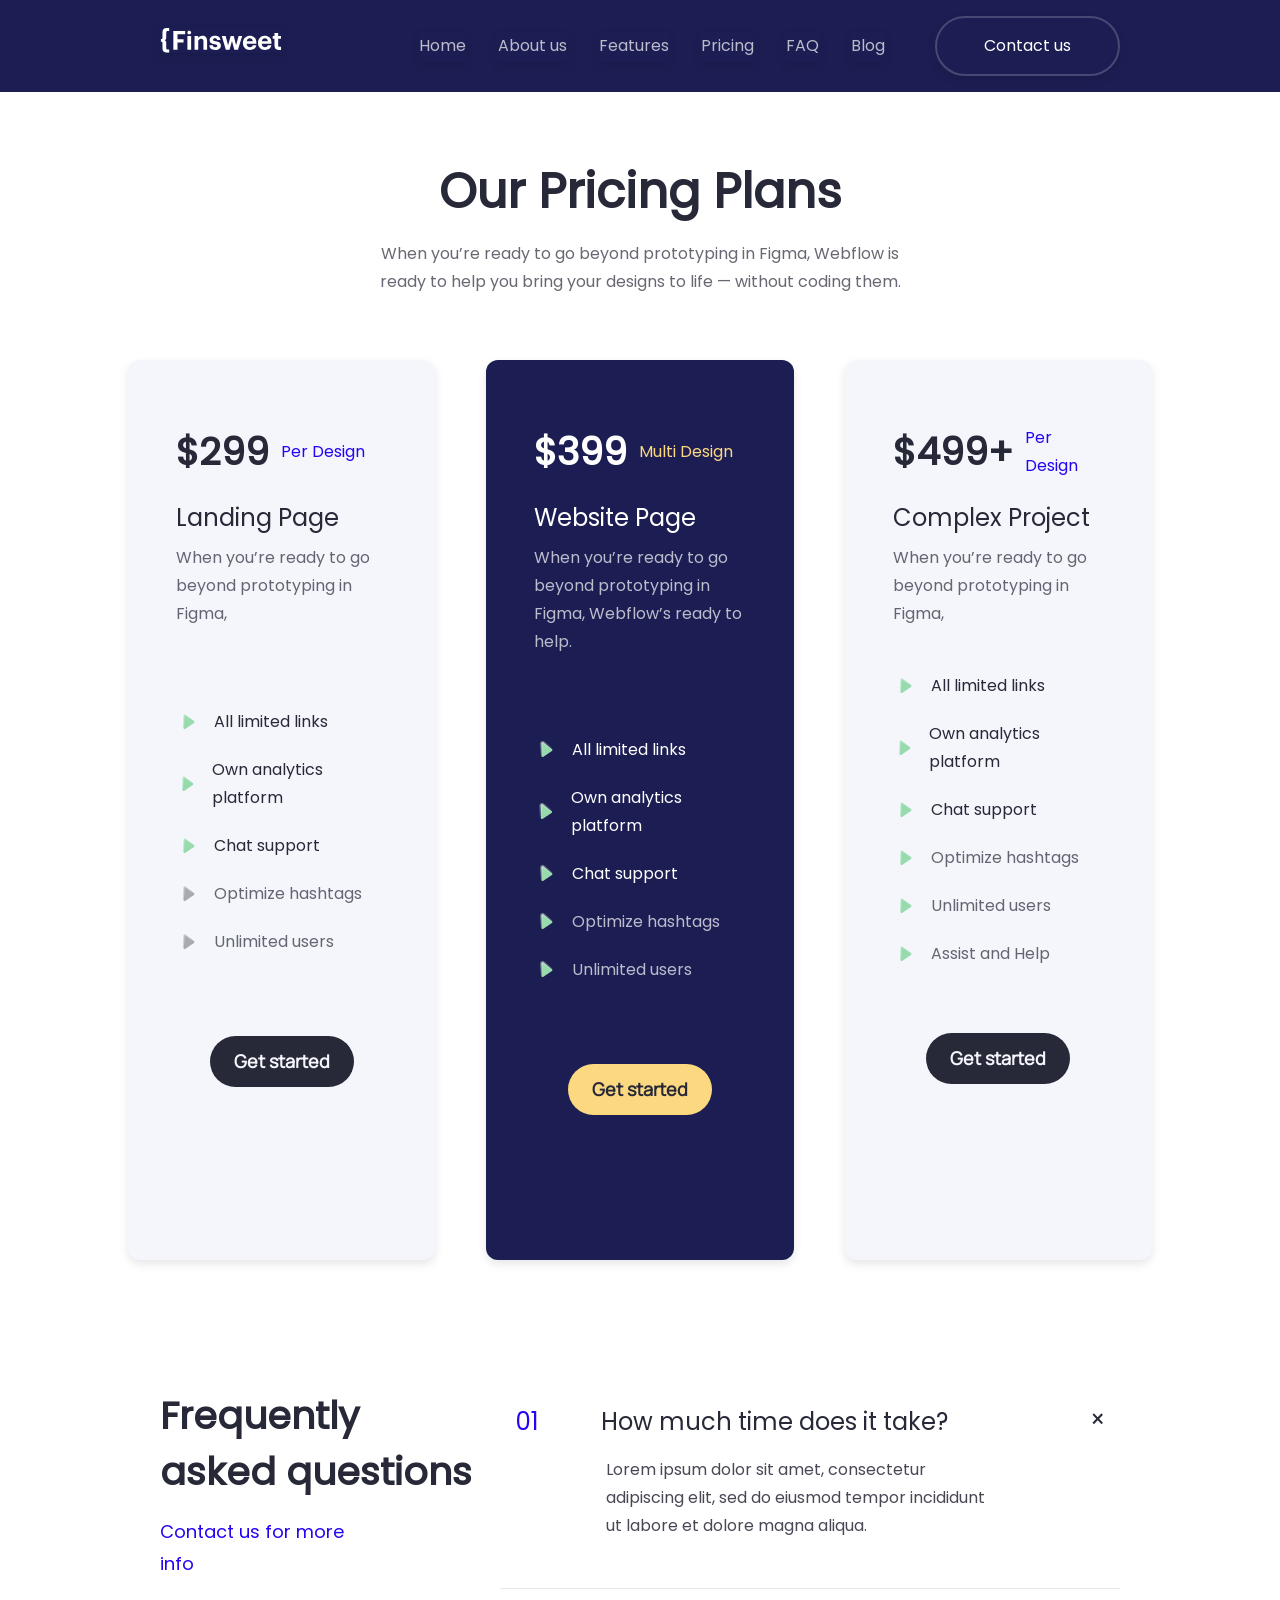
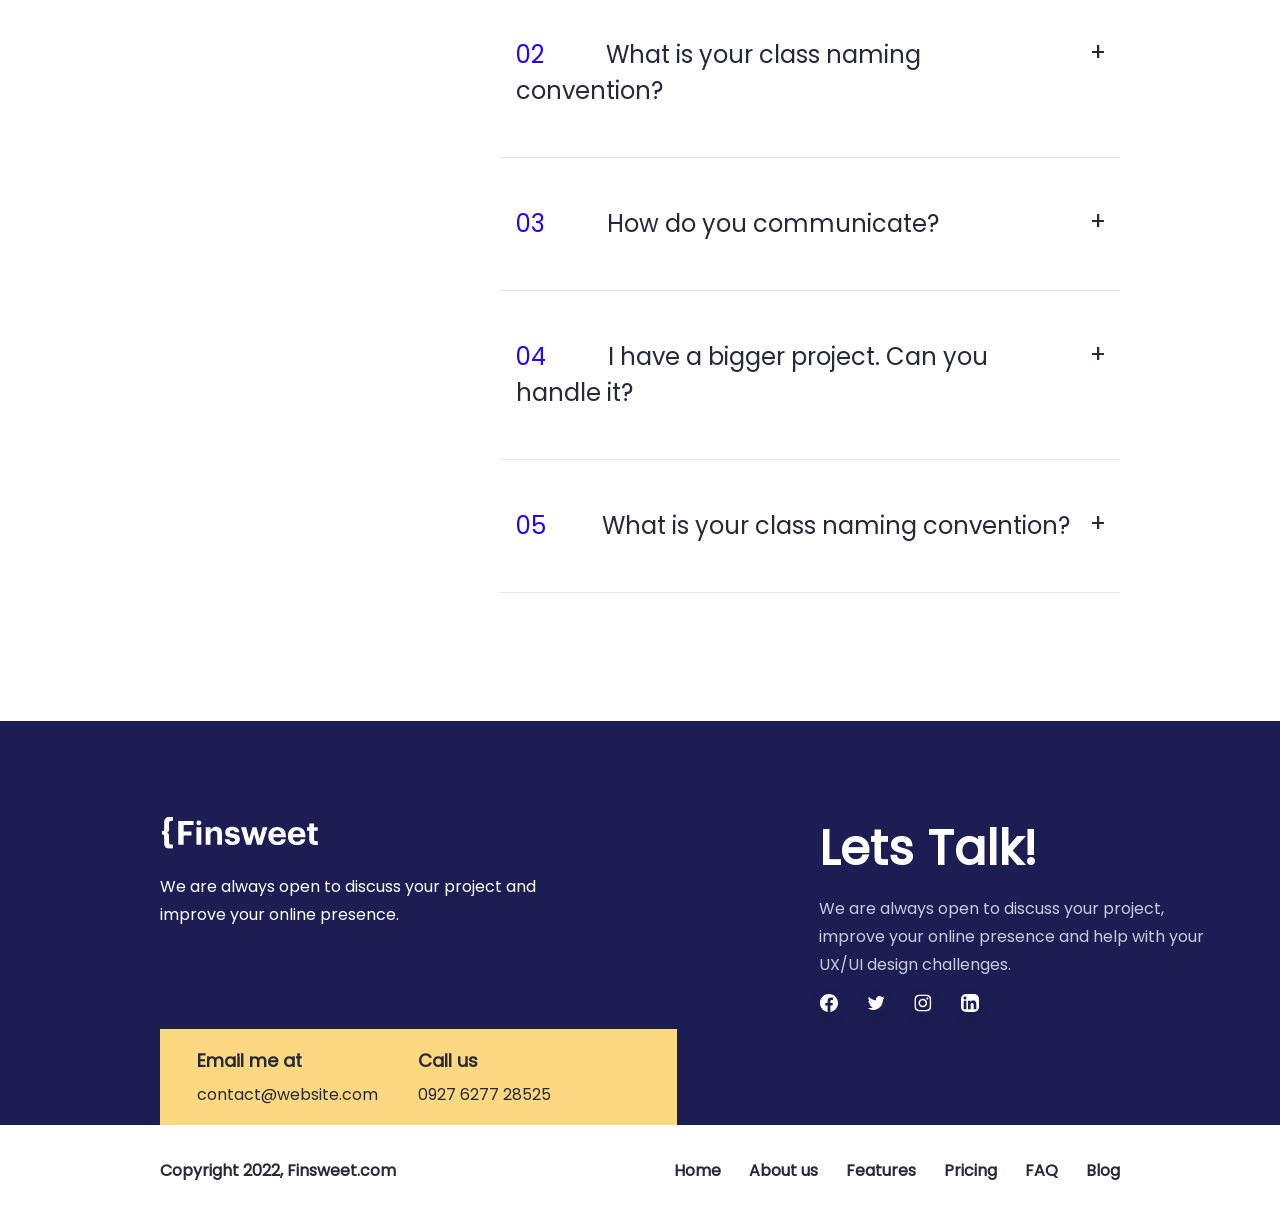
<file: price.html>
<!DOCTYPE html>
<html lang="en">
  <head>
    <meta charset="UTF-8" />
    <link rel="icon" type="image/svg+xml" href="/vite.svg" />
    <meta name="viewport" content="width=device-width, initial-scale=1.0" />
    <title>Pricing</title>

    <link rel="stylesheet" href="./public/css/main.css" />
  </head>
  <body>
    <div class="wrapper">
      <!-- Header -->

      <header class="w-full h-fit bg-tintBlue fixed top-0 left-0 right-0 z-50 mb-24 ">
        <div
          class="w-full spaceLeftRight h-[92px] flex flex-row justify-between"
        >
          <img
            src="./public/images/header/nav/Logo.svg"
            alt="Logo"
            class="w-[122px] h-[24.71px] mt-8 md:mt-[28.04px] hover-effect cursor-pointer"
          />

          <nav
            class="hidden md:flex w-auto ml-auto h-[29.91px] mt-[32.04px] space-x-3 md:space-x-6 lg:space-x-7 xl:space-x-8"
          >
            <a href="./index.html" class="menu_text-2">Home</a>
            <a href="./about_us.html" class="menu_text-2">About us</a>
            <a href="./features.html" class="menu_text-2">Features</a>
            <a href="./price.html" class="menu_text-2">Pricing</a>
            <a href="./privacy_policy.html" class="menu_text-2 hidden sm:block"
              >FAQ</a
            >
            <a href="./blog.html" class="menu_text-2 block">Blog</a>
          </nav>

          <a
            href="./contact_us.html"
            class="hidden md:flex md:w-[145px] lg:w-[165px] xl:w-[185px] h-[40px] sm:h-[45px] md:h-[50px] lg:h-[55px] xl:h-[60px] mt-4 ml-4 sm:ml-[20px] md:ml-[30px] lg:ml-[40px] xl:ml-[50px] border-2 border-[#F4F6FC33] rounded-full bg-inherit items-center justify-center hover:border-[#FFFFFF] menu_text-1"
            >Contact us</a
          >

          <!-- Hamburger Icon for mobile screens -->
          <div class="md:hidden flex items-center px-2.5 sm:px-9 space-x-4">
            <label
              class="btn btn-circle swap swap-rotate bg-inherit border-white"
            >
              <!-- this hidden checkbox controls the state -->
              <input id="hamburger-btn" type="checkbox" />

              <!-- hamburger icon -->
              <svg
                class="swap-off fill-white"
                xmlns="http://www.w3.org/2000/svg"
                width="32"
                height="32"
                viewBox="0 0 512 512"
              >
                <path
                  d="M64,384H448V341.33H64Zm0-106.67H448V234.67H64ZM64,128v42.67H448V128Z"
                />
              </svg>

              <!-- close icon -->
              <svg
                class="swap-on fill-white"
                xmlns="http://www.w3.org/2000/svg"
                width="32"
                height="32"
                viewBox="0 0 512 512"
              >
                <polygon
                  points="400 145.49 366.51 112 256 222.51 145.49 112 112 145.49 222.51 256 112 366.51 145.49 400 256 289.49 366.51 400 400 366.51 289.49 256 400 145.49"
                />
              </svg>
            </label>
            <h3
              id="menu-close-open"
              class="text-white button_text hidden sm:flex"
            >
              Menu
            </h3>
          </div>

          <!-- <div class="md:hidden flex items-center px-2.5 sm:px-9 space-x-4">
            <button
              id="hamburger-btn"
              class="btn btn-ghost btn-circle transform transition-transform duration-200 ease-in-out"
            >
              <img
                id="menu-icon"
                src="./public/images/header/menu-icon.svg"
                alt=""
                class="w-10 h-10"
              />
            </button>
            <h3
              id="menu-close-open"
              class="text-white button_text hidden sm:flex"
            >
              Menu
            </h3>
          </div> -->
        </div>
      </header>
      <nav
        id="mobile-menu"
        class="hidden flex-col space-y-2 px-8 pb-4 bg-tintBlue md:hidden fixed top-[92px] left-0 right-0 z-50 mb-24"
      >
        <a href="./index.html" class="headerMenuStyle text-white">
          <div>Home</div>
          <img src="./public/images/header/flesh.svg" alt="" />
        </a>
        <a href="./about_us.html" class="headerMenuStyle">
          About us
          <img src="./public/images/header/flesh.svg" alt="" />
        </a>
        <a href="./features" class="headerMenuStyle">
          Features
          <img src="./public/images/header/flesh.svg" alt="" />
        </a>
        <a href="./price.html" class="headerMenuStyle">
          Pricing
          <img src="./public/images/header/flesh.svg" alt="" />
        </a>
        <a href="./privacy_policy.html" class="headerMenuStyle">
          FAQ
          <img src="./public/images/header/flesh.svg" alt="" />
        </a>
        <a href="./blog.html" class="headerMenuStyle">
          Blog
          <img src="./public/images/header/flesh.svg" alt="" />
        </a>
        <a
          href="./contact_us.html"
          class="headerMenuStyle font-[Poppins] font-semibold text-[#1B1C2B] mt-4 px-4 border-[2px] w-fit bg-[#FCD980] hover:bg-tintBlue border-[#8d851b] hover:border-red-500"
        >
          Contact us</a
        >
      </nav>
      <!-- End Header -->

      <!-- Pricing -->
      <div
        class="w-full h-fit px-4 sm:px-10 lg:px-20 xl:px-32 2xl:px-40 pt-40 flex flex-col items-center"
      >
        <h2 class="heading-2 lightDark pb-4 text-center">Our Pricing Plans</h2>
        <p
          class="paragraph w-full sm:w-[80%] md:w-[70%] lg:w-[60%] xl:w-[562px] text-center lightDark opacity-70 pb-16"
        >
          When you’re ready to go beyond prototyping in Figma, Webflow is ready
          to help you bring your designs to life — without coding them.
        </p>
        <div
          class="w-full flex flex-col lg:flex-row justify-between space-y-4 lg:space-y-0 lg:space-x-6"
        >
          <!-- Pricing Plan 1 -->
          <div
            class="w-full lg:w-[30%] lg:h-[900px] 2xl:h-[745px] bg-[#F4F6FC] flex flex-col py-10 sm:py-16 rounded-[12px] px-8 sm:px-12 dark:bg-[#71b0c4] items-center lg:items-start hover-effect"
          >
            <div class="flex flex-row space-x-3 items-center pb-5">
              <h3 class="heading-3 text-[#282938]">$299</h3>
              <p class="paragraph text-[#2405F2]">Per Design</p>
            </div>
            <h6 class="heading-6 text-[#282938] pb-2">Landing Page</h6>
            <p class="paragraph lightDark opacity-70">
              When you’re ready to go beyond prototyping in Figma,
            </p>
            <div class="w-full h-fit py-20 flex flex-col space-y-5">
              <div class="flex flex-row space-x-3 items-center">
                <img
                  src="./public/images/price/03.svg"
                  alt=""
                  class="w-[26px] h-[18px]"
                />
                <p class="paragraph text-[#282938]">All limited links</p>
              </div>
              <div class="flex flex-row space-x-3 items-center">
                <img
                  src="./public/images/price/03.svg"
                  alt=""
                  class="w-[26px] h-[18px]"
                />
                <p class="paragraph text-[#282938]">Own analytics platform</p>
              </div>
              <div class="flex flex-row space-x-3 items-center">
                <img
                  src="./public/images/price/03.svg"
                  alt=""
                  class="w-[26px] h-[18px]"
                />
                <p class="paragraph text-[#282938]">Chat support</p>
              </div>
              <div class="flex flex-row space-x-3 items-center">
                <img
                  src="./public/images/price/04.svg"
                  alt=""
                  class="w-[26px] h-[18px]"
                />
                <p class="paragraph text-[#282938] opacity-70">
                  Optimize hashtags
                </p>
              </div>
              <div class="flex flex-row space-x-3 items-center">
                <img
                  src="./public/images/price/04.svg"
                  alt=""
                  class="w-[26px] h-[18px]"
                />
                <p class="paragraph text-[#282938] opacity-70">
                  Unlimited users
                </p>
              </div>
            </div>
            <div class="w-full flex justify-center">
              <a
                href="#"
                class="button_text text-[#F4F6FC] text-center bg-[#282938] py-3 px-6 rounded-full "
                >Get started</a
              >
            </div>
          </div>

          <!-- Pricing Plan 2 -->
          <div
            class="w-full lg:w-[30%] lg:h-[900px] 2xl:h-[745px] bg-[#1C1E53] flex flex-col py-10 sm:py-16 rounded-[12px] px-8 sm:px-12 items-center lg:items-start hover-effect"
          >
            <div class="flex flex-row space-x-3 items-center pb-5">
              <h3 class="heading-3 text-white">$399</h3>
              <p class="paragraph text-[#FCD980]">Multi Design</p>
            </div>
            <h6 class="heading-6 text-white pb-2">Website Page</h6>
            <p class="paragraph text-white opacity-70">
              When you’re ready to go beyond prototyping in Figma, Webflow’s
              ready to help.
            </p>
            <div class="w-full h-fit py-20 flex flex-col space-y-5">
              <div class="flex flex-row space-x-3 items-center">
                <img
                  src="./public/images/price/03.svg"
                  alt=""
                  class="w-[26px] h-[18px]"
                />
                <p class="paragraph text-white">All limited links</p>
              </div>
              <div class="flex flex-row space-x-3 items-center">
                <img
                  src="./public/images/price/03.svg"
                  alt=""
                  class="w-[26px] h-[18px]"
                />
                <p class="paragraph text-white">Own analytics platform</p>
              </div>
              <div class="flex flex-row space-x-3 items-center">
                <img
                  src="./public/images/price/03.svg"
                  alt=""
                  class="w-[26px] h-[18px]"
                />
                <p class="paragraph text-white">Chat support</p>
              </div>
              <div class="flex flex-row space-x-3 items-center">
                <img
                  src="./public/images/price/03.svg"
                  alt=""
                  class="w-[26px] h-[18px]"
                />
                <p class="paragraph text-white opacity-70">Optimize hashtags</p>
              </div>
              <div class="flex flex-row space-x-3 items-center">
                <img
                  src="./public/images/price/03.svg"
                  alt=""
                  class="w-[26px] h-[18px]"
                />
                <p class="paragraph text-white opacity-70">Unlimited users</p>
              </div>
            </div>
            <div class="w-full flex justify-center">
              <a
                href="#"
                class="button_text text-[#282938] text-center bg-[#FCD980] py-3 px-6 rounded-full "
                >Get started</a
              >
            </div>
          </div>

          <!-- Pricing Plan 3 -->
          <div
            class="w-full lg:w-[30%] lg:h-[900px] 2xl:h-[745px] bg-[#F4F6FC] flex flex-col py-10 sm:py-16 rounded-[12px] px-8 sm:px-12 dark:bg-[#71b0c4] items-center lg:items-start hover-effect"
          >
            <div class="flex flex-row space-x-3 items-center pb-5">
              <h3 class="heading-3 text-[#282938]">$499+</h3>
              <p class="paragraph text-[#2405F2]">Per Design</p>
            </div>
            <h6 class="heading-6 text-[#282938] pb-2">Complex Project</h6>
            <p class="paragraph lightDark opacity-70">
              When you’re ready to go beyond prototyping in Figma,
            </p>
            <div
              class="w-full h-fit pt-[44px] pb-[65px] flex flex-col space-y-5"
            >
              <div class="flex flex-row space-x-3 items-center">
                <img
                  src="./public/images/price/03.svg"
                  alt=""
                  class="w-[26px] h-[18px]"
                />
                <p class="paragraph text-[#282938]">All limited links</p>
              </div>
              <div class="flex flex-row space-x-3 items-center">
                <img
                  src="./public/images/price/03.svg"
                  alt=""
                  class="w-[26px] h-[18px]"
                />
                <p class="paragraph text-[#282938]">Own analytics platform</p>
              </div>
              <div class="flex flex-row space-x-3 items-center">
                <img
                  src="./public/images/price/03.svg"
                  alt=""
                  class="w-[26px] h-[18px]"
                />
                <p class="paragraph text-[#282938]">Chat support</p>
              </div>
              <div class="flex flex-row space-x-3 items-center">
                <img
                  src="./public/images/price/03.svg"
                  alt=""
                  class="w-[26px] h-[18px]"
                />
                <p class="paragraph text-[#282938] opacity-70">
                  Optimize hashtags
                </p>
              </div>
              <div class="flex flex-row space-x-3 items-center">
                <img
                  src="./public/images/price/03.svg"
                  alt=""
                  class="w-[26px] h-[18px]"
                />
                <p class="paragraph text-[#282938] opacity-70">
                  Unlimited users
                </p>
              </div>
              <div class="flex flex-row space-x-3 items-center">
                <img
                  src="./public/images/price/03.svg"
                  alt=""
                  class="w-[26px] h-[18px]"
                />
                <p class="paragraph text-[#282938] opacity-70">
                  Assist and Help
                </p>
              </div>
            </div>
            <div class="w-full flex justify-center">
              <a
                href="#"
                class="button_text text-[#F4F6FC] text-center bg-[#282938] py-3 px-6 rounded-full"
                >Get started</a
              >
            </div>
          </div>
        </div>
      </div>
      <!-- End Pricing -->

      <!-- Question Section -->
      <div
        class="flex flex-col lg:flex-row space-y-8 lg:space-y-0 lg:space-x-5 w-full h-fit lg:fit px-0 sm:px-6 xl:px-40 py-32"
      >
        <div
          class="flex flex-col space-y-4 w-full lg:w-[50%] h-auto lg:h-[160px]"
        >
          <div
            class="w-full lg:w-[320px] h-auto lg:h-[112px] heading-3 lightDark text-center lg:text-left"
          >
            Frequently asked questions
          </div>
          <a
            href="./contact_us.html"
            class="w-full lg:w-[220px] h-auto lg:h-[32px] font-[Poppins] lightDark text-[#2405F2] dark:text-[#FCD980]  text-[18px] leading-8 text-center lg:text-left "
            >Contact us for more info</a
          >
        </div>

        <div class="flex flex-col space-y-8 w-full h-auto lg:h-fit">
          <div class="collapse collapse-plus lightDark">
            <input type="radio" name="my-accordion-3" checked="checked" />
            <div class="collapse-title heading-6 lightDark">
              <span class="faqSpan">01</span> How
              much time does it take?
            </div>
            <div class="collapse-content h-fit">
              <p
                class="paragraph lightDark w-[80%] h-auto lg:h-fit opacity-85 pl-[45px] lg:pl-[90px] text-justify md:text-left"
              >
                Lorem ipsum dolor sit amet, consectetur adipiscing elit, sed do
                eiusmod tempor incididunt ut labore et dolore magna aliqua.
              </p>
            </div>
          </div>

          <hr class="w-full bg-[#ECECF1]" />

          <div class="collapse collapse-plus lightDark">
            <input type="radio" name="my-accordion-3" />
            <div class="collapse-title heading-6 lightDark">
              <span class="faqSpan">02</span>
              What is your class naming convention?
            </div>
            <div class="collapse-content h-fit">
              <p
                class="paragraph lightDark w-[80%] h-auto lg:h-fit opacity-85 pl-[45px] lg:pl-[90px] text-justify md:text-left"
              >
                Lorem ipsum dolor sit amet, consectetur adipiscing elit, sed do
                eiusmod tempor incididunt ut labore et dolore magna aliqua.
              </p>
            </div>
          </div>

          <hr class="w-full bg-[#ECECF1]" />

          <div class="collapse collapse-plus lightDark">
            <input type="radio" name="my-accordion-3" />
            <div class="collapse-title heading-6 lightDark">
              <span class="faqSpan">03</span> How
              do you communicate?
            </div>
            <div class="collapse-content h-fit">
              <p
                class="paragraph lightDark w-[80%] h-auto lg:h-fit opacity-85 pl-[45px] lg:pl-[90px] text-justify md:text-left"
              >
                Lorem ipsum dolor sit amet, consectetur adipiscing elit, sed do
                eiusmod tempor incididunt ut labore et dolore magna aliqua.
              </p>
            </div>
          </div>

          <hr class="w-full bg-[#ECECF1]" />

          <div class="collapse collapse-plus lightDark">
            <input type="radio" name="my-accordion-3" />
            <div class="collapse-title heading-6 lightDark">
              <span class="faqSpan">04</span> I
              have a bigger project. Can you handle it?
            </div>
            <div class="collapse-content h-fit">
              <p
                class="paragraph lightDark w-[80%] h-auto lg:h-fit opacity-85 pl-[45px] lg:pl-[90px] text-justify md:text-left"
              >
                Lorem ipsum dolor sit amet, consectetur adipiscing elit, sed do
                eiusmod tempor incididunt ut labore et dolore magna aliqua.
              </p>
            </div>
          </div>

          <hr class="w-full bg-[#ECECF1]" />

          <div class="collapse collapse-plus lightDark">
            <input type="radio" name="my-accordion-3" />
            <div class="collapse-title heading-6 lightDark">
              <span class="faqSpan">05</span>What
              is your class naming convention?
            </div>
            <div class="collapse-content h-fit">
              <p
                class="paragraph lightDark w-[80%] h-auto lg:h-fit opacity-85 pl-[45px] lg:pl-[90px] text-justify md:text-left"
              >
                Lorem ipsum dolor sit amet, consectetur adipiscing elit, sed do
                eiusmod tempor incididunt ut labore et dolore magna aliqua.
              </p>
            </div>
          </div>
          <hr class="w-full bg-[#ECECF1]" />
        </div>
      </div>
      <!-- End Question Section -->

      <!-- Footer -->
      <footer class="w-full h-fit flex flex-col ">
        <div
          class="flex flex-col w-full h-fit pt-12 xl:pt-24 px-6 xl:px-40 bg-[#1C1E53]"
        >
          <div
            class="w-full h-auto flex flex-col md:flex-row space-y-8 md:space-y-0 md:space-x-[260px] items-start justify-between"
          >
            <div class="w-full md:w-[400px] flex flex-col space-y-6">
              <img
                src="./public/images/header/nav/Logo.svg"
                alt="Logo"
                class="w-40 h-8"
              />
              <p class="paragraph w-full lg:w-[300px] xl:w-[399px] text-white">
                We are always open to discuss your project and improve your
                online presence.
              </p>
            </div>
            <div
              class="w-full lg:w-[400px] flex flex-col space-y-4 md:space-y-[14px] justify-between"
            >
              <h2 class="heading-2 text-white">Lets Talk!</h2>
              <p class="paragraph w-full lg:w-[399px] text-[#C9CBDA]">
                We are always open to discuss your project, improve your online
                presence and help with your UX/UI design challenges.
              </p>
              <div class="flex flex-row space-x-6 md:space-x-[27px] items-end">
                <a href="#">
                  <img
                    src="./public/images/Footer/Facebook/Negative.svg"
                    alt=""
                    class="socialMediaHover"
                  />
                </a>
                <a href="#">
                  <img
                    src="./public/images/Footer/Twitter/Negative.svg "
                    alt=""
                    class="socialMediaHover"
                  />
                </a>
                <a href="#">
                  <img
                    src="./public/images/Footer/Instagram/Negative.svg"
                    alt=""
                    class="socialMediaHover"
                  />
                </a>
                <a href="#">
                  <img
                    src="./public/images/Footer/LinkedIn/Negative.svg"
                    alt=""
                    class="socialMediaHover"
                  />
                </a>
              </div>
            </div>
          </div>
          <div class="w-full md:w-[517px] bg-[#FCD980] mt-8 md:mt-4">
            <div
              class="w-full h-auto flex flex-col md:flex-row px-6 md:px-[37px] py-4 space-y-4 md:space-y-0 md:space-x-10"
            >
              <div class="flex flex-col space-y-1">
                <div
                  class="font-[Poppins] text-[18px] leading-8 font-semibold text-[#282938]"
                >
                  Email me at
                </div>
                <p class="paragraph text-[#282938]">contact@website.com</p>
              </div>
              <div class="flex flex-col space-y-1">
                <div
                  class="font-[Poppins] text-[18px] leading-8 font-semibold text-[#282938]"
                >
                  Call us
                </div>
                <p class="paragraph text-[#282938]">0927 6277 28525</p>
              </div>
            </div>
          </div>
        </div>
        <div
          class="w-full h-[92px] flex flex-col space-y-2 lg:space-y-0 lg:flex-row items-center px-6 xl:px-40 py-2 lg:py-0 md:justify-between"
        >
          <p
            class="hidden lg:block paragraph lightDark w-full md:w-[241px] font-semibold text-center md:text-left"
          >
            Copyright 2022, Finsweet.com
          </p>
          <div class="flex flex-row space-x-6 md:space-x-7 mt-2 md:mt-0">
            <a href="./index.html" class="menu_style">Home</a>
            <a href="./about_us.html" class="menu_style">About us</a>
            <a href="./features.html" class="menu_style">Features</a>
            <a href="./price.html" class="menu_style">Pricing</a>
            <a href="./privacy_policy.html" class="menu_style">FAQ</a>
            <a href="./blog.html" class="menu_style">Blog</a>
          </div>
          <p
            class="lg:hidden paragraph lightDark w-full md:w-[241px] font-semibold text-center md:text-left"
          >
            Copyright 2022, Finsweet.com
          </p>
        </div>
      </footer>

      <!-- End Footer -->
    </div>
  </body>

  <script>
    const hamburgerBtn = document.getElementById("hamburger-btn");
    const mobileMenu = document.getElementById("mobile-menu");
    const menuOpenClose = document.getElementById("menu-close-open");
    const menuIcon = document.getElementById("menu-icon");

    hamburgerBtn.addEventListener("click", () => {
      mobileMenu.classList.toggle("hidden");

      if (!mobileMenu.classList.contains("hidden")) {
        menuOpenClose.textContent = "Close";
        menuIcon.src = "./public/images/header/close-icon.svg";
        hamburgerBtn.classList.add("rotate-90");
      } else {
        menuOpenClose.textContent = "Menu";
        menuIcon.src = "./public/images/header/menu-icon.svg";
        hamburgerBtn.classList.remove("rotate-90");
      }
    });
  </script>
</html>
</file>
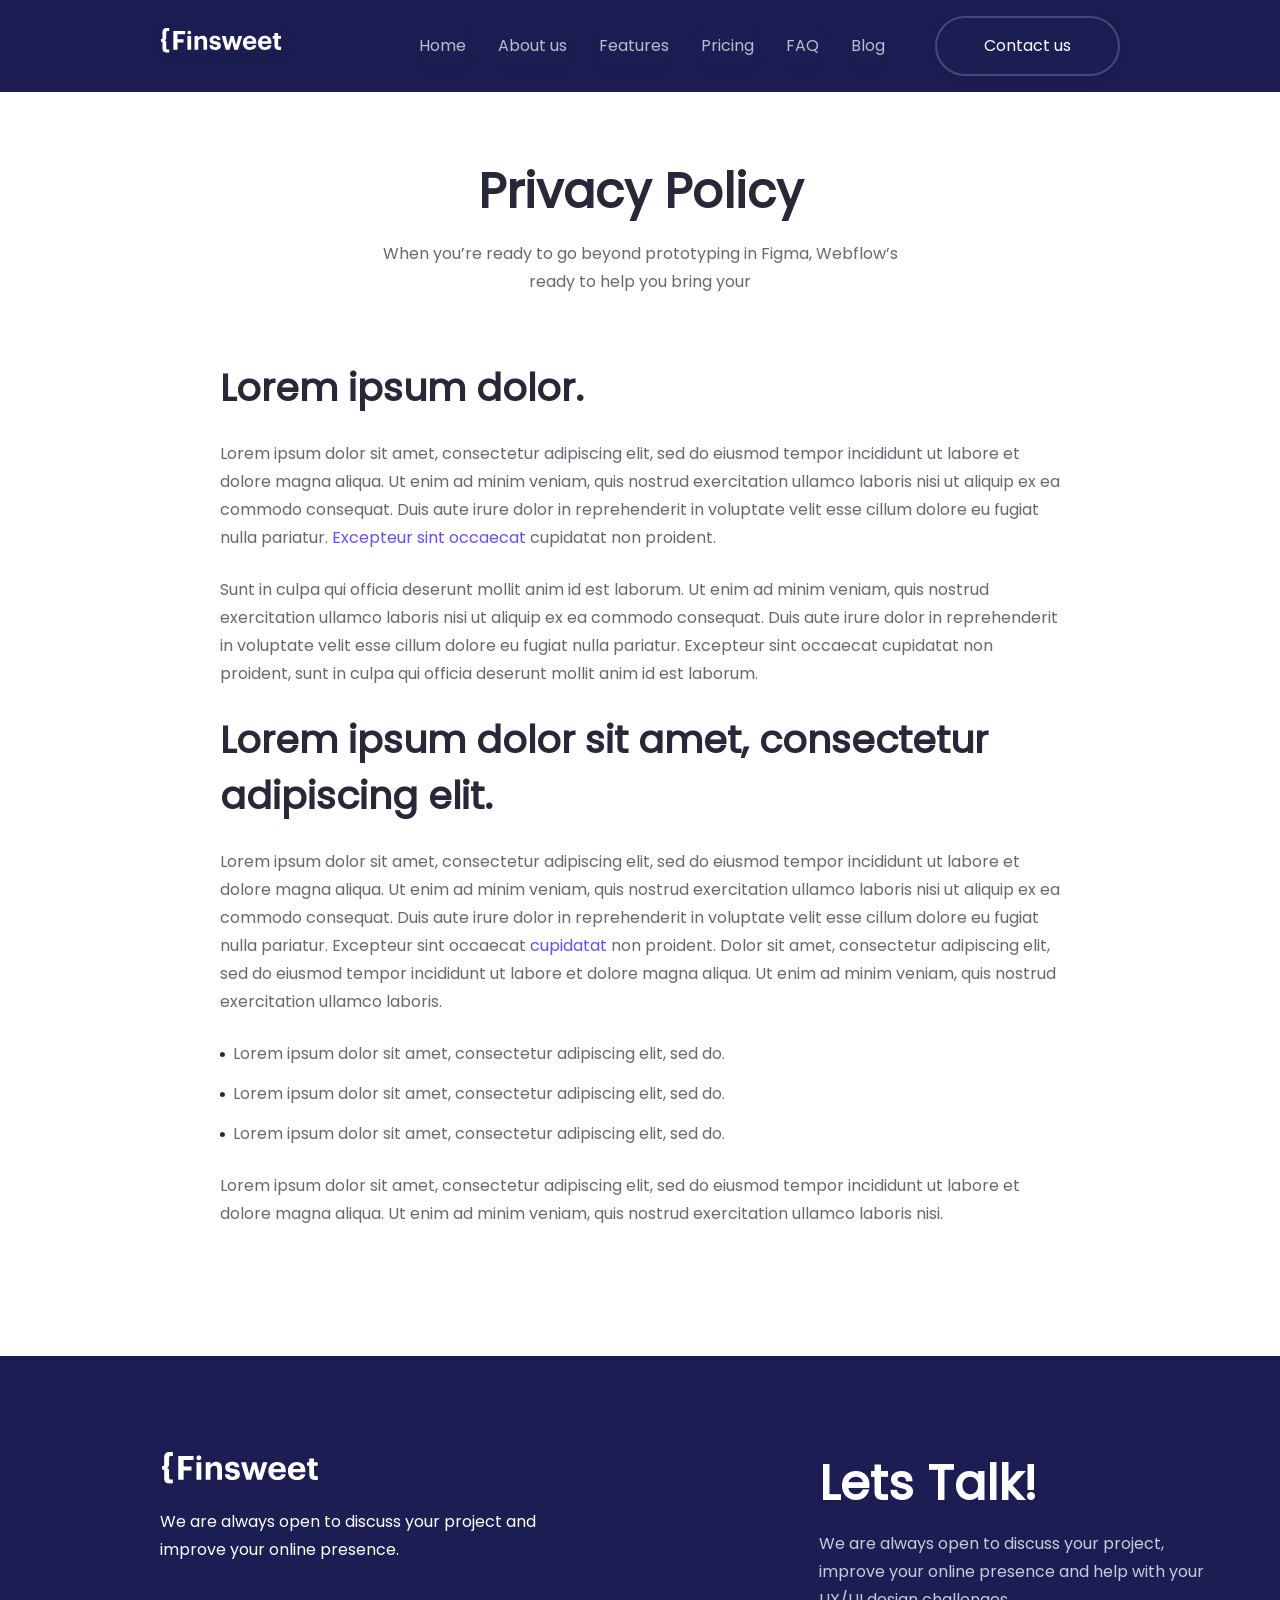
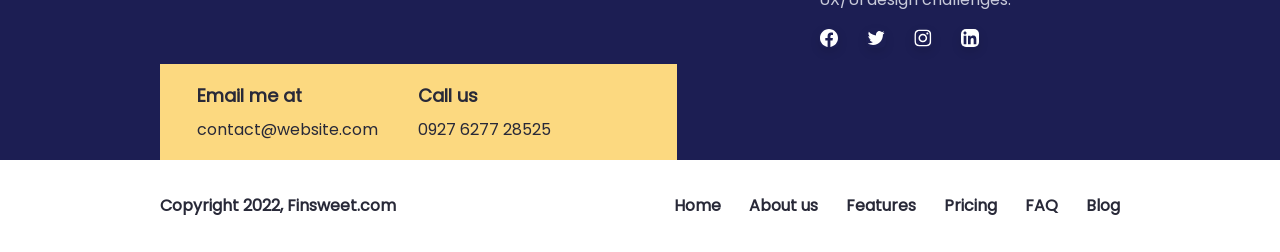
<file: privacy_policy.html>
<!DOCTYPE html>
<html lang="en">
  <head>
    <meta charset="UTF-8" />
    <link rel="icon" type="image/svg+xml" href="/vite.svg" />
    <meta name="viewport" content="width=device-width, initial-scale=1.0" />
    <title>Privacy Policy</title>

    <link rel="stylesheet" href="./public/css/main.css" />
  </head>
  <body>
    <div class="wrapper">
        <!-- Header -->

      <header class="w-full h-fit bg-tintBlue fixed top-[0px] left-0 right-0 z-50 mb-24">
        <div
          class="w-full spaceLeftRight h-[92px] flex flex-row justify-between"
        >
          <img
            src="./public/images/header/nav/Logo.svg"
            alt="Logo"
            class="w-[122px] h-[24.71px] mt-8 md:mt-[28.04px] hover-effect cursor-pointer"
          />

          <nav
            class="hidden md:flex w-auto ml-auto h-[29.91px] mt-[32.04px] space-x-3 md:space-x-6 lg:space-x-7 xl:space-x-8"
          >
            <a href="./index.html" class="menu_text-2">Home</a>
            <a href="./about_us.html" class="menu_text-2">About us</a>
            <a href="./features.html" class="menu_text-2">Features</a>
            <a href="./price.html" class="menu_text-2">Pricing</a>
            <a href="./privacy_policy.html" class="menu_text-2 hidden sm:block"
              >FAQ</a
            >
            <a href="./blog.html" class="menu_text-2 block">Blog</a>
          </nav>

          <a
            href="./contact_us.html"
            class="hidden md:flex md:w-[145px] lg:w-[165px] xl:w-[185px] h-[40px] sm:h-[45px] md:h-[50px] lg:h-[55px] xl:h-[60px] mt-4 ml-4 sm:ml-[20px] md:ml-[30px] lg:ml-[40px] xl:ml-[50px] border-2 border-[#F4F6FC33] rounded-full bg-inherit items-center justify-center hover:border-[#FFFFFF] menu_text-1"
            >Contact us</a
          >

          <!-- Hamburger Icon for mobile screens -->
          <div class="md:hidden flex items-center px-2.5 sm:px-9 space-x-4">
            <label
              class="btn btn-circle swap swap-rotate bg-inherit border-white"
            >
              <!-- this hidden checkbox controls the state -->
              <input id="hamburger-btn" type="checkbox" />

              <!-- hamburger icon -->
              <svg
                class="swap-off fill-white"
                xmlns="http://www.w3.org/2000/svg"
                width="32"
                height="32"
                viewBox="0 0 512 512"
              >
                <path
                  d="M64,384H448V341.33H64Zm0-106.67H448V234.67H64ZM64,128v42.67H448V128Z"
                />
              </svg>

              <!-- close icon -->
              <svg
                class="swap-on fill-white"
                xmlns="http://www.w3.org/2000/svg"
                width="32"
                height="32"
                viewBox="0 0 512 512"
              >
                <polygon
                  points="400 145.49 366.51 112 256 222.51 145.49 112 112 145.49 222.51 256 112 366.51 145.49 400 256 289.49 366.51 400 400 366.51 289.49 256 400 145.49"
                />
              </svg>
            </label>
            <h3
              id="menu-close-open"
              class="text-white button_text hidden sm:flex"
            >
              Menu
            </h3>
          </div>

          <!-- <div class="md:hidden flex items-center px-2.5 sm:px-9 space-x-4">
            <button
              id="hamburger-btn"
              class="btn btn-ghost btn-circle transform transition-transform duration-200 ease-in-out"
            >
              <img
                id="menu-icon"
                src="./public/images/header/menu-icon.svg"
                alt=""
                class="w-10 h-10"
              />
            </button>
            <h3
              id="menu-close-open"
              class="text-white button_text hidden sm:flex"
            >
              Menu
            </h3>
          </div> -->
        </div>
      </header>
      <nav
        id="mobile-menu"
        class="hidden flex-col space-y-2 px-8 pb-4 bg-tintBlue md:hidden fixed top-[92px] left-0 right-0 z-50 mb-24"
      >
        <a href="./index.html" class="headerMenuStyle text-white">
          <div>Home</div>
          <img src="./public/images/header/flesh.svg" alt="" />
        </a>
        <a href="./about_us.html" class="headerMenuStyle">
          About us
          <img src="./public/images/header/flesh.svg" alt="" />
        </a>
        <a href="./features" class="headerMenuStyle">
          Features
          <img src="./public/images/header/flesh.svg" alt="" />
        </a>
        <a href="./price.html" class="headerMenuStyle">
          Pricing
          <img src="./public/images/header/flesh.svg" alt="" />
        </a>
        <a href="./privacy_policy.html" class="headerMenuStyle">
          FAQ
          <img src="./public/images/header/flesh.svg" alt="" />
        </a>
        <a href="./blog.html" class="headerMenuStyle">
          Blog
          <img src="./public/images/header/flesh.svg" alt="" />
        </a>
        <a
          href="./contact_us.html"
          class="headerMenuStyle font-[Poppins] font-semibold text-[#1B1C2B] mt-4 px-4 border-[2px] w-fit bg-[#FCD980] hover:bg-tintBlue border-[#8d851b] hover:border-red-500"
        >
          Contact us</a
        >
      </nav>
      <!-- End Header -->

      <!-- Privacy Policy -->
      <div
        class="w-full h-auto pb-16 sm:pb-24 lg:pb-32 pt-40 px-4 sm:px-8 md:px-16 lg:px-32 xl:px-[380px] flex flex-col space-y-8 sm:space-y-12 lg:space-y-16 items-center"
      >
        <div
          class="w-full h-fit flex flex-col items-center space-y-2 sm:space-y-4"
        >
          <h2 class="heading-2 lightDark h-12 sm:h-16">Privacy Policy</h2>
          <p
            class="paragraph w-full sm:w-[400px] md:w-[500px] lg:w-[562px] text-center lightDark opacity-70"
          >
            When you’re ready to go beyond prototyping in Figma, Webflow’s ready
            to help you bring your
          </p>
        </div>
        <div
          class="flex flex-col w-full sm:w-[600px] md:w-[720px] lg:w-[840px] h-auto space-y-4 sm:space-y-6 text-center lg:text-left"
        >
          <h3 class="w-full h-[48px] sm:h-[56px] heading-3 lightDark">
            Lorem ipsum dolor.
          </h3>
          <p class="w-full h-auto paragraph lightDark opacity-70">
            Lorem ipsum dolor sit amet, consectetur adipiscing elit, sed do
            eiusmod tempor incididunt ut labore et dolore magna aliqua. Ut enim
            ad minim veniam, quis nostrud exercitation ullamco laboris nisi ut
            aliquip ex ea commodo consequat. Duis aute irure dolor in
            reprehenderit in voluptate velit esse cillum dolore eu fugiat nulla
            pariatur.
            <span
              ><a href="#" class="text-[#2405F2] dark:"
                >Excepteur sint occaecat</a
              ></span
            >
            cupidatat non proident.
          </p>
          <p class="w-full h-auto paragraph lightDark opacity-70">
            Sunt in culpa qui officia deserunt mollit anim id est laborum. Ut
            enim ad minim veniam, quis nostrud exercitation ullamco laboris nisi
            ut aliquip ex ea commodo consequat. Duis aute irure dolor in
            reprehenderit in voluptate velit esse cillum dolore eu fugiat nulla
            pariatur. Excepteur sint occaecat cupidatat non proident, sunt in
            culpa qui officia deserunt mollit anim id est laborum.
          </p>
          <h3 class="w-full h-auto heading-3 lightDark">
            Lorem ipsum dolor sit amet, consectetur adipiscing elit.
          </h3>
          <p class="w-full h-auto paragraph lightDark opacity-70">
            Lorem ipsum dolor sit amet, consectetur adipiscing elit, sed do
            eiusmod tempor incididunt ut labore et dolore magna aliqua. Ut enim
            ad minim veniam, quis nostrud exercitation ullamco laboris nisi ut
            aliquip ex ea commodo consequat. Duis aute irure dolor in
            reprehenderit in voluptate velit esse cillum dolore eu fugiat nulla
            pariatur. Excepteur sint occaecat
            <span><a href="#" class="text-[#2405F2]">cupidatat</a></span> non
            proident. Dolor sit amet, consectetur adipiscing elit, sed do
            eiusmod tempor incididunt ut labore et dolore magna aliqua. Ut enim
            ad minim veniam, quis nostrud exercitation ullamco laboris.
          </p>

          <div class="flex flex-col w-full h-fit space-y-2 sm:space-y-3">
            <div class="flex flex-row space-x-2 items-center">
              <img
                src="./public/images/Privacy-Policy/Ellipse 224.svg"
                class="w-[5px] h-[5px]"
                alt=""
              />
              <p class="w-full h-fit paragraph lightDark opacity-70">
                Lorem ipsum dolor sit amet, consectetur adipiscing elit, sed do.
              </p>
            </div>
            <div class="flex flex-row space-x-2 items-center">
              <img
                src="./public/images/Privacy-Policy/Ellipse 224.svg"
                class="w-[5px] h-[5px]"
                alt=""
              />
              <p class="w-full h-fit paragraph lightDark opacity-70">
                Lorem ipsum dolor sit amet, consectetur adipiscing elit, sed do.
              </p>
            </div>
            <div class="flex flex-row space-x-2 items-center">
              <img
                src="./public/images/Privacy-Policy/Ellipse 224.svg"
                class="w-[5px] h-[5px]"
                alt=""
              />
              <p class="w-full h-fit paragraph lightDark opacity-70">
                Lorem ipsum dolor sit amet, consectetur adipiscing elit, sed do.
              </p>
            </div>
          </div>
          <p class="w-full h-auto paragraph lightDark opacity-70">
            Lorem ipsum dolor sit amet, consectetur adipiscing elit, sed do
            eiusmod tempor incididunt ut labore et dolore magna aliqua. Ut enim
            ad minim veniam, quis nostrud exercitation ullamco laboris nisi.
          </p>
        </div>
      </div>

      <!-- End Privacy Policy -->

      <!-- Footer -->
      <footer class="w-full h-fit flex flex-col">
        <div
          class="flex flex-col w-full h-fit pt-12 xl:pt-24 px-6 xl:px-40 bg-[#1C1E53]"
        >
          <div
            class="w-full h-auto flex flex-col md:flex-row space-y-8 md:space-y-0 md:space-x-[260px] items-start justify-between"
          >
            <div class="w-full md:w-[400px] flex flex-col space-y-6">
              <img
                src="./public/images/header/nav/Logo.svg"
                alt="Logo"
                class="w-40 h-8"
              />
              <p class="paragraph w-full lg:w-[300px] xl:w-[399px] text-white">
                We are always open to discuss your project and improve your
                online presence.
              </p>
            </div>
            <div
              class="w-full lg:w-[400px] flex flex-col space-y-4 md:space-y-[14px] justify-between"
            >
              <h2 class="heading-2 text-white">Lets Talk!</h2>
              <p class="paragraph w-full lg:w-[399px] text-[#C9CBDA]">
                We are always open to discuss your project, improve your online
                presence and help with your UX/UI design challenges.
              </p>
              <div class="flex flex-row space-x-6 md:space-x-[27px] items-end">
                <a href="#">
                  <img
                    src="./public/images/Footer/Facebook/Negative.svg"
                    alt=""
                    class="socialMediaHover"
                  />
                </a>
                <a href="#">
                  <img
                    src="./public/images/Footer/Twitter/Negative.svg "
                    alt=""
                    class="socialMediaHover"
                  />
                </a>
                <a href="#">
                  <img
                    src="./public/images/Footer/Instagram/Negative.svg"
                    alt=""
                    class="socialMediaHover"
                  />
                </a>
                <a href="#">
                  <img
                    src="./public/images/Footer/LinkedIn/Negative.svg"
                    alt=""
                    class="socialMediaHover"
                  />
                </a>
              </div>
            </div>
          </div>
          <div class="w-full md:w-[517px] bg-[#FCD980] mt-8 md:mt-4">
            <div
              class="w-full h-auto flex flex-col md:flex-row px-6 md:px-[37px] py-4 space-y-4 md:space-y-0 md:space-x-10"
            >
              <div class="flex flex-col space-y-1">
                <div
                  class="font-[Poppins] text-[18px] leading-8 font-semibold text-[#282938]"
                >
                  Email me at
                </div>
                <p class="paragraph text-[#282938]">contact@website.com</p>
              </div>
              <div class="flex flex-col space-y-1">
                <div
                  class="font-[Poppins] text-[18px] leading-8 font-semibold text-[#282938]"
                >
                  Call us
                </div>
                <p class="paragraph text-[#282938]">0927 6277 28525</p>
              </div>
            </div>
          </div>
        </div>
        <div
          class="w-full h-[92px] flex flex-col space-y-2 lg:space-y-0 lg:flex-row items-center px-6 xl:px-40 py-2 lg:py-0 md:justify-between"
        >
          <p
            class="hidden lg:block paragraph lightDark w-full md:w-[241px] font-semibold text-center md:text-left"
          >
            Copyright 2022, Finsweet.com
          </p>
          <div class="flex flex-row space-x-6 md:space-x-7 mt-2 md:mt-0">
            <a href="./index.html" class="menu_style">Home</a>
            <a href="./about_us.html" class="menu_style">About us</a>
            <a href="./features.html" class="menu_style">Features</a>
            <a href="./price.html" class="menu_style">Pricing</a>
            <a href="./privacy_policy.html" class="menu_style">FAQ</a>
            <a href="./blog.html" class="menu_style">Blog</a>
          </div>
          <p
            class="lg:hidden paragraph lightDark w-full md:w-[241px] font-semibold text-center md:text-left"
          >
            Copyright 2022, Finsweet.com
          </p>
        </div>
      </footer>

      <!-- End Footer -->
    </div>
  </body>

  <script>
    const hamburgerBtn = document.getElementById("hamburger-btn");
    const mobileMenu = document.getElementById("mobile-menu");
    const menuOpenClose = document.getElementById("menu-close-open");
    const menuIcon = document.getElementById("menu-icon");

    hamburgerBtn.addEventListener("click", () => {
      mobileMenu.classList.toggle("hidden");

      if (!mobileMenu.classList.contains("hidden")) {
        menuOpenClose.textContent = "Close";
        menuIcon.src = "./public/images/header/close-icon.svg";
        hamburgerBtn.classList.add("rotate-90");
      } else {
        menuOpenClose.textContent = "Menu";
        menuIcon.src = "./public/images/header/menu-icon.svg";
        hamburgerBtn.classList.remove("rotate-90");
      }
    });
  </script>
</html>
</file>
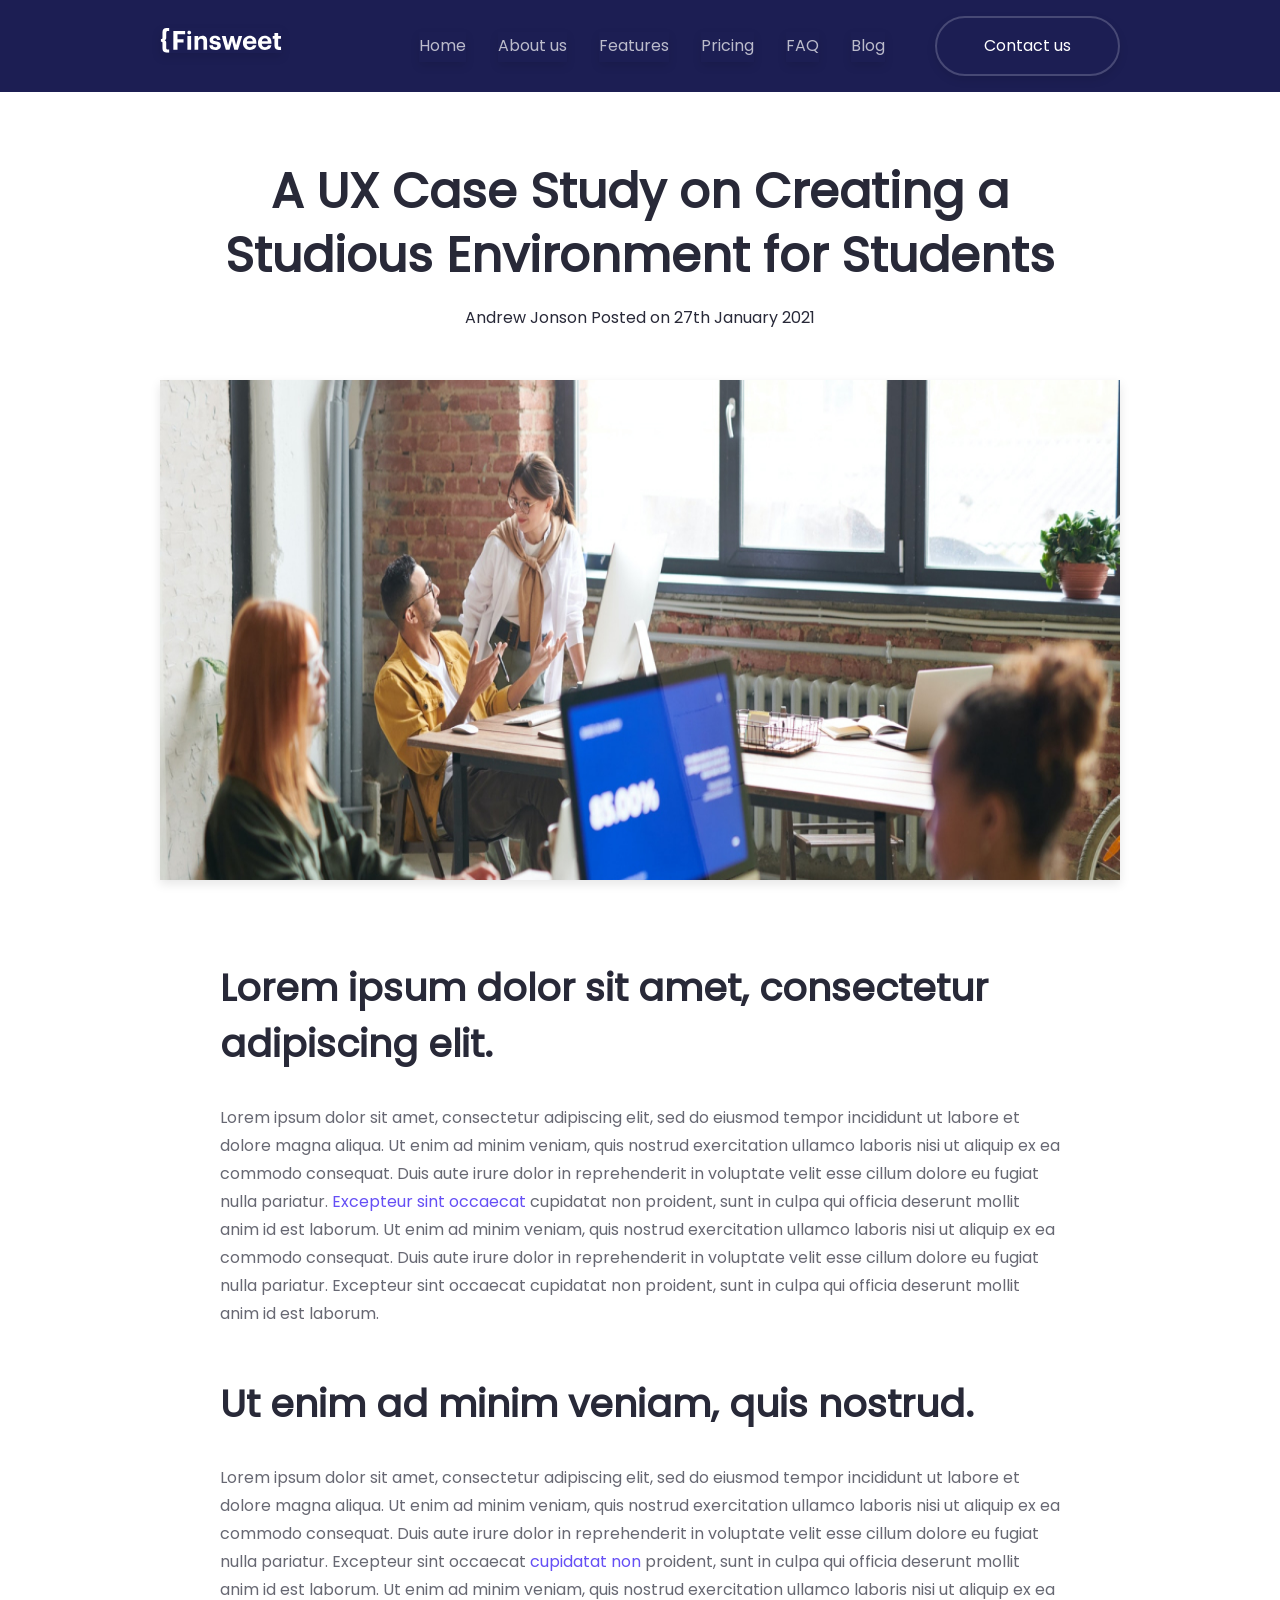
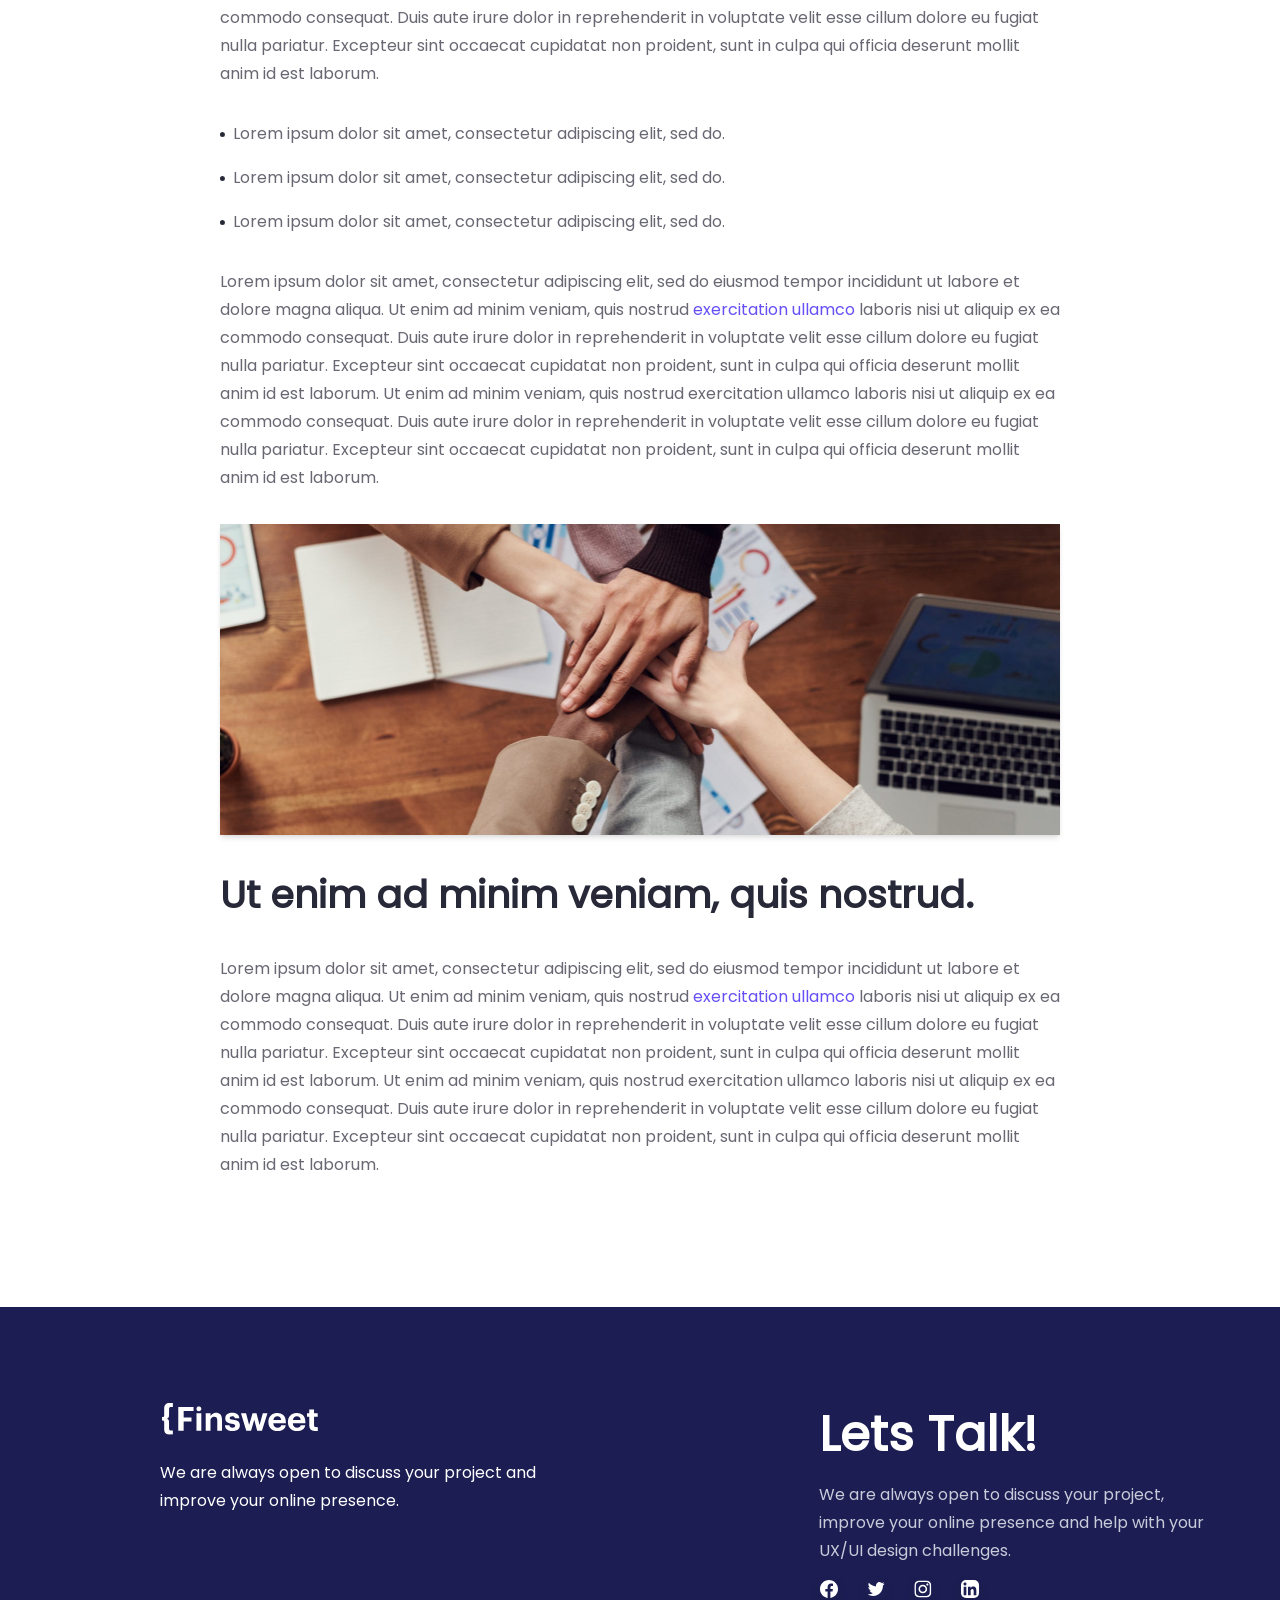
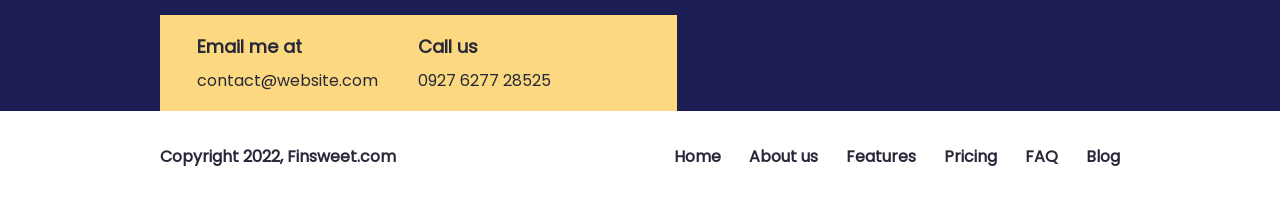
<file: read_blog.html>
<!DOCTYPE html>
<html lang="en">
  <head>
    <meta charset="UTF-8" />
    <link rel="icon" type="image/svg+xml" href="/vite.svg" />
    <meta name="viewport" content="width=device-width, initial-scale=1.0" />
    <title>Read Blog</title>

    <link rel="stylesheet" href="./public/css/main.css" />
  </head>
  <body>
    <div class="wrapper">
       <!-- Header -->

      <header class="w-full h-fit bg-tintBlue fixed top-[0px] left-0 right-0 z-50 mb-24">
        <div
          class="w-full spaceLeftRight h-[92px] flex flex-row justify-between"
        >
          <img
            src="./public/images/header/nav/Logo.svg"
            alt="Logo"
            class="w-[122px] h-[24.71px] mt-8 md:mt-[28.04px] hover-effect cursor-pointer"
          />

          <nav
            class="hidden md:flex w-auto ml-auto h-[29.91px] mt-[32.04px] space-x-3 md:space-x-6 lg:space-x-7 xl:space-x-8"
          >
            <a href="./index.html" class="menu_text-2">Home</a>
            <a href="./about_us.html" class="menu_text-2">About us</a>
            <a href="./features.html" class="menu_text-2">Features</a>
            <a href="./price.html" class="menu_text-2">Pricing</a>
            <a href="./privacy_policy.html" class="menu_text-2 hidden sm:block"
              >FAQ</a
            >
            <a href="./blog.html" class="menu_text-2 block">Blog</a>
          </nav>

          <a
            href="./contact_us.html"
            class="hidden md:flex md:w-[145px] lg:w-[165px] xl:w-[185px] h-[40px] sm:h-[45px] md:h-[50px] lg:h-[55px] xl:h-[60px] mt-4 ml-4 sm:ml-[20px] md:ml-[30px] lg:ml-[40px] xl:ml-[50px] border-2 border-[#F4F6FC33] rounded-full bg-inherit items-center justify-center hover:border-[#FFFFFF] menu_text-1"
            >Contact us</a
          >

          <!-- Hamburger Icon for mobile screens -->
          <div class="md:hidden flex items-center px-2.5 sm:px-9 space-x-4">
            <label
              class="btn btn-circle swap swap-rotate bg-inherit border-white"
            >
              <!-- this hidden checkbox controls the state -->
              <input id="hamburger-btn" type="checkbox" />

              <!-- hamburger icon -->
              <svg
                class="swap-off fill-white"
                xmlns="http://www.w3.org/2000/svg"
                width="32"
                height="32"
                viewBox="0 0 512 512"
              >
                <path
                  d="M64,384H448V341.33H64Zm0-106.67H448V234.67H64ZM64,128v42.67H448V128Z"
                />
              </svg>

              <!-- close icon -->
              <svg
                class="swap-on fill-white"
                xmlns="http://www.w3.org/2000/svg"
                width="32"
                height="32"
                viewBox="0 0 512 512"
              >
                <polygon
                  points="400 145.49 366.51 112 256 222.51 145.49 112 112 145.49 222.51 256 112 366.51 145.49 400 256 289.49 366.51 400 400 366.51 289.49 256 400 145.49"
                />
              </svg>
            </label>
            <h3
              id="menu-close-open"
              class="text-white button_text hidden sm:flex"
            >
              Menu
            </h3>
          </div>

          <!-- <div class="md:hidden flex items-center px-2.5 sm:px-9 space-x-4">
            <button
              id="hamburger-btn"
              class="btn btn-ghost btn-circle transform transition-transform duration-200 ease-in-out"
            >
              <img
                id="menu-icon"
                src="./public/images/header/menu-icon.svg"
                alt=""
                class="w-10 h-10"
              />
            </button>
            <h3
              id="menu-close-open"
              class="text-white button_text hidden sm:flex"
            >
              Menu
            </h3>
          </div> -->
        </div>
      </header>
      <nav
        id="mobile-menu"
        class="hidden flex-col space-y-2 px-8 pb-4 bg-tintBlue md:hidden fixed top-[92px] left-0 right-0 z-50 mb-24"
      >
        <a href="./index.html" class="headerMenuStyle text-white">
          <div>Home</div>
          <img src="./public/images/header/flesh.svg" alt="" />
        </a>
        <a href="./about_us.html" class="headerMenuStyle">
          About us
          <img src="./public/images/header/flesh.svg" alt="" />
        </a>
        <a href="./features" class="headerMenuStyle">
          Features
          <img src="./public/images/header/flesh.svg" alt="" />
        </a>
        <a href="./price.html" class="headerMenuStyle">
          Pricing
          <img src="./public/images/header/flesh.svg" alt="" />
        </a>
        <a href="./privacy_policy.html" class="headerMenuStyle">
          FAQ
          <img src="./public/images/header/flesh.svg" alt="" />
        </a>
        <a href="./blog.html" class="headerMenuStyle">
          Blog
          <img src="./public/images/header/flesh.svg" alt="" />
        </a>
        <a
          href="./contact_us.html"
          class="headerMenuStyle font-[Poppins] font-semibold text-[#1B1C2B] mt-4 px-4 border-[2px] w-fit bg-[#FCD980] hover:bg-tintBlue border-[#8d851b] hover:border-red-500"
        >
          Contact us</a
        >
      </nav>
      <!-- End Header -->

      <div
        class="w-full h-fit px-6 md:px-20 lg:px-40 pb-16 md:pb-24 lg:pb-32 pt-40 flex flex-col space-y-12 items-center"
      >
        <div
          class="flex flex-col w-full h-fit items-center space-y-4 text-center"
        >
          <h2
            class="heading-2 lightDark max-w-full md:max-w-[720px] lg:max-w-[949px]"
          >
            A UX Case Study on Creating a Studious Environment for Students
          </h2>
          <p
            class="paragraph lightDark w-full max-w-[200px] md:max-w-[280px] lg:max-w-[353px] hover-effect_2"
          >
            Andrew Jonson Posted on 27th January 2021
          </p>
        </div>
        <div class="w-full h-fit">
          <img
            src="./public/images/read_blog/people-working-in-front-of-computer-3182763.jpg"
            alt=""
            class="w-full h-auto md:h-[400px] lg:h-[500px] hover-effect"
          />
        </div>
        <div class="w-full h-fit flex flex-col pt-8 items-center space-y-8 text-center lg:text-left">
          <h3
            class="w-full max-w-[640px] md:max-w-[700px] lg:max-w-[840px] heading-3 lightDark"
          >
            Lorem ipsum dolor sit amet, consectetur adipiscing elit.
          </h3>
          <p
            class="paragraph w-full max-w-[640px] md:max-w-[700px] lg:max-w-[840px] lightDark opacity-70"
          >
            Lorem ipsum dolor sit amet, consectetur adipiscing elit, sed do
            eiusmod tempor incididunt ut labore et dolore magna aliqua. Ut enim
            ad minim veniam, quis nostrud exercitation ullamco laboris nisi ut
            aliquip ex ea commodo consequat. Duis aute irure dolor in
            reprehenderit in voluptate velit esse cillum dolore eu fugiat nulla
            pariatur.
            <span
              ><a href="#" class="text-[#2405F2]"
                >Excepteur sint occaecat</a
              ></span
            >
            cupidatat non proident, sunt in culpa qui officia deserunt mollit
            anim id est laborum. Ut enim ad minim veniam, quis nostrud
            exercitation ullamco laboris nisi ut aliquip ex ea commodo
            consequat. Duis aute irure dolor in reprehenderit in voluptate velit
            esse cillum dolore eu fugiat nulla pariatur. Excepteur sint occaecat
            cupidatat non proident, sunt in culpa qui officia deserunt mollit
            anim id est laborum.
          </p>
        </div>
        <div class="w-full h-fit flex flex-col items-center space-y-8">
          <h3
            class="w-full max-w-[640px] md:max-w-[700px] lg:max-w-[840px] heading-3 lightDark text-center lg:text-left"
          >
            Ut enim ad minim veniam, quis nostrud.
          </h3>
          <p
            class="paragraph w-full max-w-[640px] md:max-w-[700px] lg:max-w-[840px] lightDark opacity-70"
          >
            Lorem ipsum dolor sit amet, consectetur adipiscing elit, sed do
            eiusmod tempor incididunt ut labore et dolore magna aliqua. Ut enim
            ad minim veniam, quis nostrud exercitation ullamco laboris nisi ut
            aliquip ex ea commodo consequat. Duis aute irure dolor in
            reprehenderit in voluptate velit esse cillum dolore eu fugiat nulla
            pariatur. Excepteur sint occaecat
            <span><a href="#" class="text-[#2405F2]">cupidatat non</a></span>
            proident, sunt in culpa qui officia deserunt mollit anim id est
            laborum. Ut enim ad minim veniam, quis nostrud exercitation ullamco
            laboris nisi ut aliquip ex ea commodo consequat. Duis aute irure
            dolor in reprehenderit in voluptate velit esse cillum dolore eu
            fugiat nulla pariatur. Excepteur sint occaecat cupidatat non
            proident, sunt in culpa qui officia deserunt mollit anim id est
            laborum.
          </p>
          <div
            class="w-full max-w-[640px] md:max-w-[700px] lg:max-w-[840px] flex flex-col h-fit space-y-8 md:space-y-4 text-center lg:text-left"
          >
            <div class="flex flex-row space-x-2 items-center">
              <img
                src="./public/images/Privacy-Policy/Ellipse 224.svg"
                class="w-[5px] h-[5px]"
                alt=""
              />
              <p class="w-full h-[28px] paragraph lightDark opacity-70">
                Lorem ipsum dolor sit amet, consectetur adipiscing elit, sed do.
              </p>
            </div>
            <div class="flex flex-row space-x-2 items-center ">
              <img
                src="./public/images/Privacy-Policy/Ellipse 224.svg"
                class="w-[5px] h-[5px]"
                alt=""
              />
              <p class="w-full h-[28px] paragraph lightDark opacity-70">
                Lorem ipsum dolor sit amet, consectetur adipiscing elit, sed do.
              </p>
            </div>
            <div class="flex flex-row space-x-2 items-center">
              <img
                src="./public/images/Privacy-Policy/Ellipse 224.svg"
                class="w-[5px] h-[5px]"
                alt=""
              />
              <p class="w-full h-[28px] paragraph lightDark opacity-70">
                Lorem ipsum dolor sit amet, consectetur adipiscing elit, sed do.
              </p>
            </div>
          </div>
          <p
            class="paragraph w-full max-w-[640px] md:max-w-[700px] lg:max-w-[840px] lightDark opacity-70 text-center lg:text-left"
          >
            Lorem ipsum dolor sit amet, consectetur adipiscing elit, sed do
            eiusmod tempor incididunt ut labore et dolore magna aliqua. Ut enim
            ad minim veniam, quis nostrud
            <span
              ><a href="#" class="text-[#2405F2]">exercitation ullamco</a></span
            >
            laboris nisi ut aliquip ex ea commodo consequat. Duis aute irure
            dolor in reprehenderit in voluptate velit esse cillum dolore eu
            fugiat nulla pariatur. Excepteur sint occaecat cupidatat non
            proident, sunt in culpa qui officia deserunt mollit anim id est
            laborum. Ut enim ad minim veniam, quis nostrud exercitation ullamco
            laboris nisi ut aliquip ex ea commodo consequat. Duis aute irure
            dolor in reprehenderit in voluptate velit esse cillum dolore eu
            fugiat nulla pariatur. Excepteur sint occaecat cupidatat non
            proident, sunt in culpa qui officia deserunt mollit anim id est
            laborum.
          </p>
          <img
            src="./public/images/read_blog/photo-of-people-near-wooden-table-3184418.jpg"
            alt=""
            class="shadow-md w-full max-w-[640px] md:max-w-[700px] lg:max-w-[840px] h-auto hover-effect"
          />
          <h3
            class="w-full max-w-[640px] md:max-w-[700px] lg:max-w-[840px] heading-3 lightDark text-center lg:text-left"
          >
            Ut enim ad minim veniam, quis nostrud.
          </h3>
          <p
            class="paragraph w-full max-w-[640px] md:max-w-[700px] lg:max-w-[840px] lightDark opacity-70 text-center lg:text-left"
          >
            Lorem ipsum dolor sit amet, consectetur adipiscing elit, sed do
            eiusmod tempor incididunt ut labore et dolore magna aliqua. Ut enim
            ad minim veniam, quis nostrud
            <span
              ><a href="#" class="text-[#2405F2]">exercitation ullamco</a></span
            >
            laboris nisi ut aliquip ex ea commodo consequat. Duis aute irure
            dolor in reprehenderit in voluptate velit esse cillum dolore eu
            fugiat nulla pariatur. Excepteur sint occaecat cupidatat non
            proident, sunt in culpa qui officia deserunt mollit anim id est
            laborum. Ut enim ad minim veniam, quis nostrud exercitation ullamco
            laboris nisi ut aliquip ex ea commodo consequat. Duis aute irure
            dolor in reprehenderit in voluptate velit esse cillum dolore eu
            fugiat nulla pariatur. Excepteur sint occaecat cupidatat non
            proident, sunt in culpa qui officia deserunt mollit anim id est
            laborum.
          </p>
        </div>
      </div>

      <!-- Footer -->
      <footer class="w-full h-fit flex flex-col">
        <div
          class="flex flex-col w-full h-fit pt-12 xl:pt-24 px-6 xl:px-40 bg-[#1C1E53]"
        >
          <div
            class="w-full h-auto flex flex-col md:flex-row space-y-8 md:space-y-0 md:space-x-[260px] items-start justify-between"
          >
            <div class="w-full md:w-[400px] flex flex-col space-y-6">
              <img
                src="./public/images/header/nav/Logo.svg"
                alt="Logo"
                class="w-40 h-8"
              />
              <p class="paragraph w-full lg:w-[300px] xl:w-[399px] text-white">
                We are always open to discuss your project and improve your
                online presence.
              </p>
            </div>
            <div
              class="w-full lg:w-[400px] flex flex-col space-y-4 md:space-y-[14px] justify-between"
            >
              <h2 class="heading-2 text-white">Lets Talk!</h2>
              <p class="paragraph w-full lg:w-[399px] text-[#C9CBDA]">
                We are always open to discuss your project, improve your online
                presence and help with your UX/UI design challenges.
              </p>
              <div class="flex flex-row space-x-6 md:space-x-[27px] items-end">
                <a href="#">
                  <img
                    src="./public/images/Footer/Facebook/Negative.svg"
                    alt=""
                    class="socialMediaHover"
                  />
                </a>
                <a href="#">
                  <img
                    src="./public/images/Footer/Twitter/Negative.svg "
                    alt=""
                    class="socialMediaHover"
                  />
                </a>
                <a href="#">
                  <img
                    src="./public/images/Footer/Instagram/Negative.svg"
                    alt=""
                    class="socialMediaHover"
                  />
                </a>
                <a href="#">
                  <img
                    src="./public/images/Footer/LinkedIn/Negative.svg"
                    alt=""
                    class="socialMediaHover"
                  />
                </a>
              </div>
            </div>
          </div>
          <div class="w-full md:w-[517px] bg-[#FCD980] mt-8 md:mt-4">
            <div
              class="w-full h-auto flex flex-col md:flex-row px-6 md:px-[37px] py-4 space-y-4 md:space-y-0 md:space-x-10"
            >
              <div class="flex flex-col space-y-1">
                <div
                  class="font-[Poppins] text-[18px] leading-8 font-semibold text-[#282938]"
                >
                  Email me at
                </div>
                <p class="paragraph text-[#282938]">contact@website.com</p>
              </div>
              <div class="flex flex-col space-y-1">
                <div
                  class="font-[Poppins] text-[18px] leading-8 font-semibold text-[#282938]"
                >
                  Call us
                </div>
                <p class="paragraph text-[#282938]">0927 6277 28525</p>
              </div>
            </div>
          </div>
        </div>
        <div
          class="w-full h-[92px] flex flex-col space-y-2 lg:space-y-0 lg:flex-row items-center px-6 xl:px-40 py-2 lg:py-0 md:justify-between"
        >
          <p
            class="hidden lg:block paragraph lightDark w-full md:w-[241px] font-semibold text-center md:text-left"
          >
            Copyright 2022, Finsweet.com
          </p>
          <div class="flex flex-row space-x-6 md:space-x-7 mt-2 md:mt-0">
            <a href="./index.html" class="menu_style">Home</a>
            <a href="./about_us.html" class="menu_style">About us</a>
            <a href="./features.html" class="menu_style">Features</a>
            <a href="./price.html" class="menu_style">Pricing</a>
            <a href="./privacy_policy.html" class="menu_style">FAQ</a>
            <a href="./blog.html" class="menu_style">Blog</a>
          </div>
          <p
            class="lg:hidden paragraph lightDark w-full md:w-[241px] font-semibold text-center md:text-left"
          >
            Copyright 2022, Finsweet.com
          </p>
        </div>
      </footer>

      <!-- End Footer -->
    </div>
  </body>

  <script>
    const hamburgerBtn = document.getElementById("hamburger-btn");
    const mobileMenu = document.getElementById("mobile-menu");
    const menuOpenClose = document.getElementById("menu-close-open");
    const menuIcon = document.getElementById("menu-icon");

    hamburgerBtn.addEventListener("click", () => {
      mobileMenu.classList.toggle("hidden");

      if (!mobileMenu.classList.contains("hidden")) {
        menuOpenClose.textContent = "Close";
        menuIcon.src = "./public/images/header/close-icon.svg";
        hamburgerBtn.classList.add("rotate-90");
      } else {
        menuOpenClose.textContent = "Menu";
        menuIcon.src = "./public/images/header/menu-icon.svg";
        hamburgerBtn.classList.remove("rotate-90");
      }
    });
  </script>
</html>
</file>
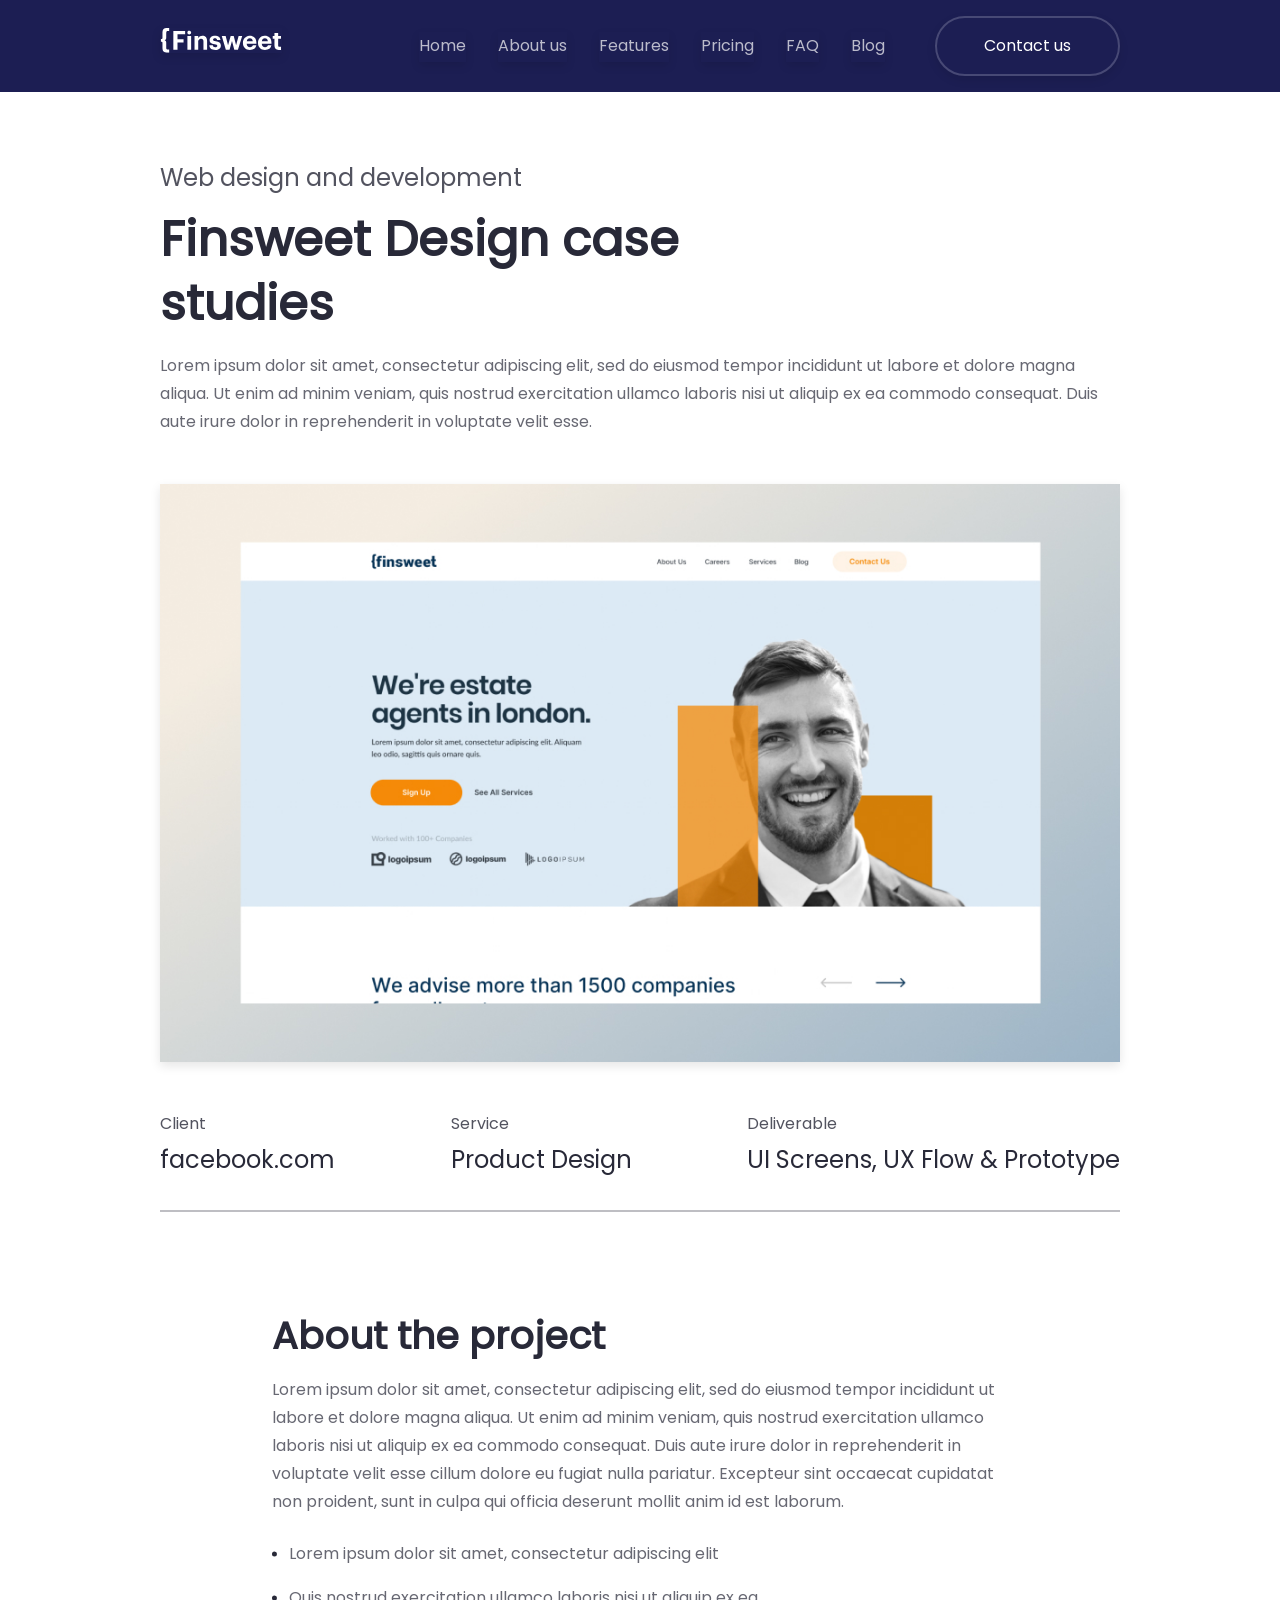
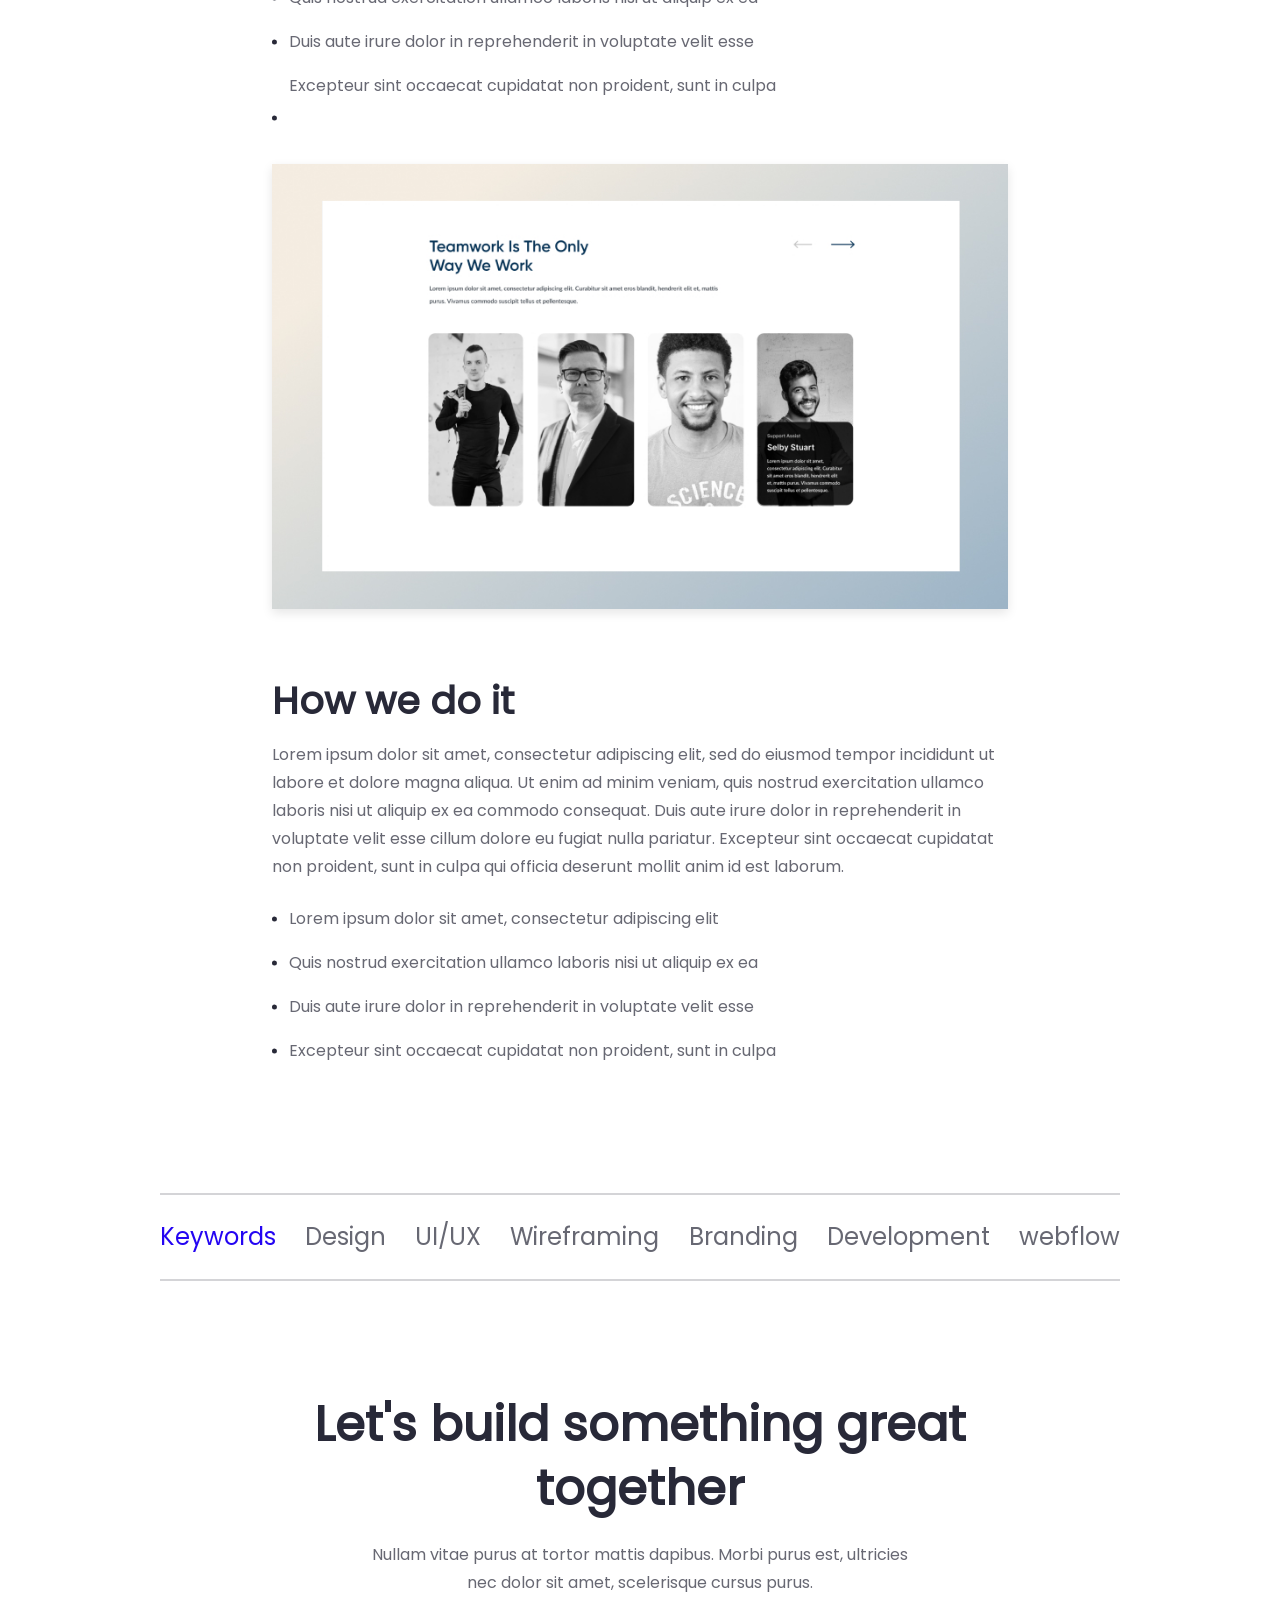
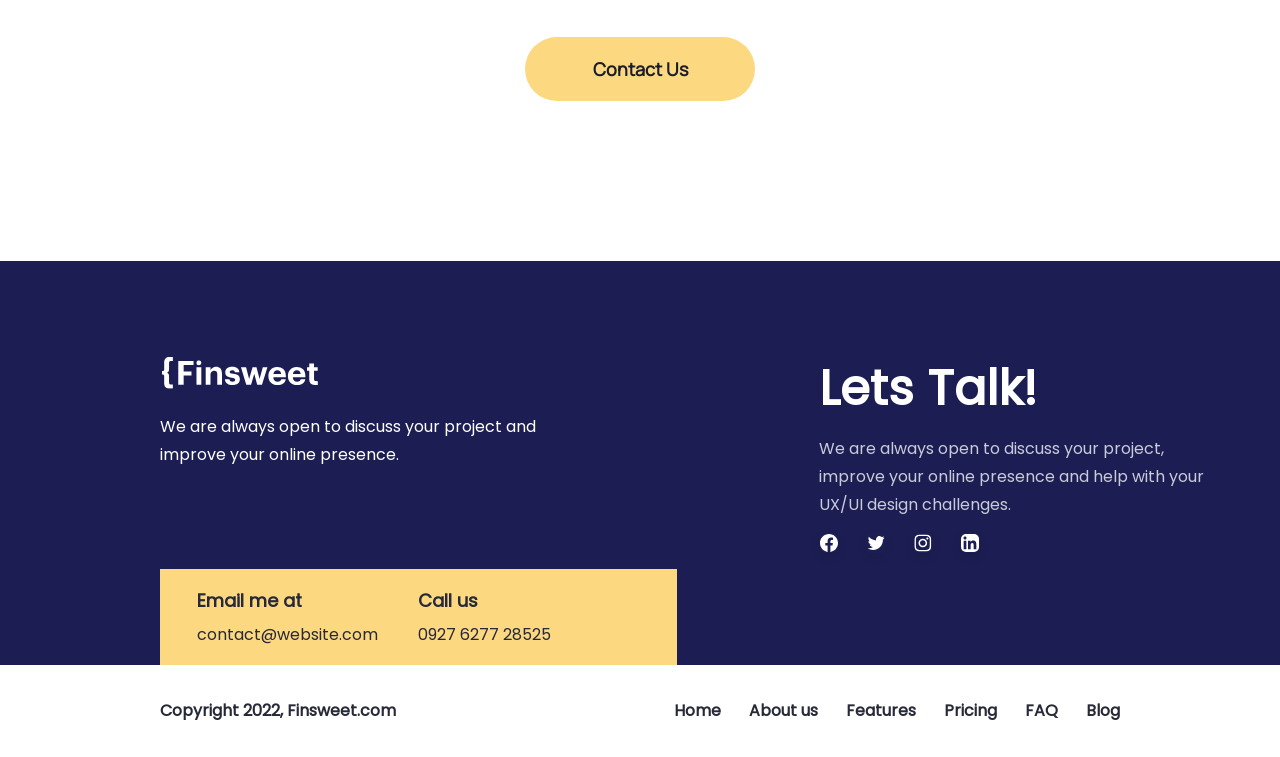
<file: read_case_study.html>
<!DOCTYPE html>
<html lang="en">
  <head>
    <meta charset="UTF-8" />
    <link rel="icon" type="image/svg+xml" href="/vite.svg" />
    <meta name="viewport" content="width=device-width, initial-scale=1.0" />
    <title>Read Case Study</title>

    <link rel="stylesheet" href="./public/css/main.css" />
  </head>
  <body>
    <div class="wrapper">
      <!-- Header -->
      <header class="w-full h-fit bg-tintBlue fixed top-0 left-0 right-0 z-50 mb-24">
        <div
          class="w-full spaceLeftRight h-[92px] flex flex-row justify-between"
        >
          <img
            src="./public/images/header/nav/Logo.svg"
            alt="Logo"
            class="w-[122px] h-[24.71px] mt-8 md:mt-[28.04px] hover-effect cursor-pointer"
          />

          <nav
            class="hidden md:flex w-auto ml-auto h-[29.91px] mt-[32.04px] space-x-3 md:space-x-6 lg:space-x-7 xl:space-x-8"
          >
            <a href="./index.html" class="menu_text-2">Home</a>
            <a href="./about_us.html" class="menu_text-2">About us</a>
            <a href="./features.html" class="menu_text-2">Features</a>
            <a href="./price.html" class="menu_text-2">Pricing</a>
            <a href="./privacy_policy.html" class="menu_text-2 hidden sm:block"
              >FAQ</a
            >
            <a href="./blog.html" class="menu_text-2 block">Blog</a>
          </nav>

          <a
            href="./contact_us.html"
            class="hidden md:flex md:w-[145px] lg:w-[165px] xl:w-[185px] h-[40px] sm:h-[45px] md:h-[50px] lg:h-[55px] xl:h-[60px] mt-4 ml-4 sm:ml-[20px] md:ml-[30px] lg:ml-[40px] xl:ml-[50px] border-2 border-[#F4F6FC33] rounded-full bg-inherit items-center justify-center hover:border-[#FFFFFF] menu_text-1"
            >Contact us</a
          >

          <!-- Hamburger Icon for mobile screens -->
          <div class="md:hidden flex items-center px-2.5 sm:px-9 space-x-4">
            <label
              class="btn btn-circle swap swap-rotate bg-inherit border-white"
            >
              <!-- this hidden checkbox controls the state -->
              <input id="hamburger-btn" type="checkbox" />

              <!-- hamburger icon -->
              <svg
                class="swap-off fill-white"
                xmlns="http://www.w3.org/2000/svg"
                width="32"
                height="32"
                viewBox="0 0 512 512"
              >
                <path
                  d="M64,384H448V341.33H64Zm0-106.67H448V234.67H64ZM64,128v42.67H448V128Z"
                />
              </svg>

              <!-- close icon -->
              <svg
                class="swap-on fill-white"
                xmlns="http://www.w3.org/2000/svg"
                width="32"
                height="32"
                viewBox="0 0 512 512"
              >
                <polygon
                  points="400 145.49 366.51 112 256 222.51 145.49 112 112 145.49 222.51 256 112 366.51 145.49 400 256 289.49 366.51 400 400 366.51 289.49 256 400 145.49"
                />
              </svg>
            </label>
            <h3
              id="menu-close-open"
              class="text-white button_text hidden sm:flex"
            >
              Menu
            </h3>
          </div>
        </div>
      </header>
      <nav
        id="mobile-menu"
        class="hidden flex-col space-y-2 px-8 pb-4 bg-tintBlue md:hidden fixed top-[92px] left-0 right-0 z-50 mb-24"
      >
        <a href="./index.html" class="headerMenuStyle text-white">
          <div>Home</div>
          <img src="./public/images/header/flesh.svg" alt="" />
        </a>
        <a href="./about_us.html" class="headerMenuStyle">
          About us
          <img src="./public/images/header/flesh.svg" alt="" />
        </a>
        <a href="./features" class="headerMenuStyle">
          Features
          <img src="./public/images/header/flesh.svg" alt="" />
        </a>
        <a href="./price.html" class="headerMenuStyle">
          Pricing
          <img src="./public/images/header/flesh.svg" alt="" />
        </a>
        <a href="./privacy_policy.html" class="headerMenuStyle">
          FAQ
          <img src="./public/images/header/flesh.svg" alt="" />
        </a>
        <a href="./blog.html" class="headerMenuStyle">
          Blog
          <img src="./public/images/header/flesh.svg" alt="" />
        </a>
        <a
          href="./contact_us.html"
          class="headerMenuStyle font-[Poppins] font-semibold text-[#1B1C2B] mt-4 px-4 border-[2px] w-fit bg-[#FCD980] hover:bg-tintBlue border-[#8d851b] hover:border-red-500"
        >
          Contact us</a
        >
      </nav>
      <!-- End Header -->

      <!-- Read Case Study -->
      <div
        class="w-full h-fit flex flex-col px-4 sm:px-8 md:px-16 lg:px-24 xl:px-40 2xl:px-[268px] pb-16 sm:pb-24 md:pb-40 pt-40"
      >
        <h6
          class="w-full sm:w-[366px] h-fit heading-6 lightDark opacity-80 pb-3"
        >
          Web design and development
        </h6>
        <h2 class="w-full md:w-[646px] h-fit heading-2 lightDark pb-4">
          Finsweet Design case studies
        </h2>
        <p class="w-full h-fit paragraph lightDark opacity-70 pb-12">
          Lorem ipsum dolor sit amet, consectetur adipiscing elit, sed do
          eiusmod tempor incididunt ut labore et dolore magna aliqua. Ut enim ad
          minim veniam, quis nostrud exercitation ullamco laboris nisi ut
          aliquip ex ea commodo consequat. Duis aute irure dolor in
          reprehenderit in voluptate velit esse.
        </p>
        <img
          src="./public/images/read_case_study/01.jpg"
          alt=""
          class="w-full h-auto max-h-[641px] hover-effect"
        />
        <div
          class="w-full h-fit flex flex-col lg:flex-row justify-between items-center pt-12 pb-8 space-y-4 lg:space-y-0"
        >
          <div
            class="w-full sm:w-fit h-fit flex flex-col space-y-1 items-center lg:items-start"
          >
            <p class="paragraph lightDark opacity-80">Client</p>
            <h6 class="heading-6 lightDark">facebook.com</h6>
          </div>
          <div
            class="w-full sm:w-fit h-fit flex flex-col space-y-1 items-center lg:items-start"
          >
            <p class="paragraph lightDark opacity-80">Service</p>
            <h6 class="heading-6 lightDark">Product Design</h6>
          </div>
          <div
            class="w-full sm:w-fit h-fit flex flex-col space-y-1 items-center lg:items-start"
          >
            <p class="paragraph lightDark opacity-80">Deliverable</p>
            <h6 class="heading-6 lightDark">UI Screens, UX Flow & Prototype</h6>
          </div>
        </div>
        <hr class="border-[1px] border-[#282938] opacity-30" />
        <div
          class="w-full h-fit flex flex-col px-4 sm:px-8 md:px-16 lg:px-24 xl:px-28 pt-16 md:pt-24 pb-16 md:pb-32"
        >
          <h3 class="heading-3 lightDark pb-3">About the project</h3>
          <p class="paragraph lightDark opacity-70 pb-6">
            Lorem ipsum dolor sit amet, consectetur adipiscing elit, sed do
            eiusmod tempor incididunt ut labore et dolore magna aliqua. Ut enim
            ad minim veniam, quis nostrud exercitation ullamco laboris nisi ut
            aliquip ex ea commodo consequat. Duis aute irure dolor in
            reprehenderit in voluptate velit esse cillum dolore eu fugiat nulla
            pariatur. Excepteur sint occaecat cupidatat non proident, sunt in
            culpa qui officia deserunt mollit anim id est laborum.
          </p>
          <div class="w-full h-fit flex flex-col space-y-4">
            <div class="flex flex-row space-x-3">
              <img
                src="./public/images/Privacy-Policy/Ellipse 224.svg"
                alt=""
              />
              <p class="paragraph lightDark opacity-70">
                Lorem ipsum dolor sit amet, consectetur adipiscing elit
              </p>
            </div>
            <div class="flex flex-row space-x-3">
              <img
                src="./public/images/Privacy-Policy/Ellipse 224.svg"
                alt=""
              />
              <p class="paragraph lightDark opacity-70">
                Quis nostrud exercitation ullamco laboris nisi ut aliquip ex ea
              </p>
            </div>
            <div class="flex flex-row space-x-3">
              <img
                src="./public/images/Privacy-Policy/Ellipse 224.svg"
                alt=""
              />
              <p class="paragraph lightDark opacity-70">
                Duis aute irure dolor in reprehenderit in voluptate velit esse
              </p>
            </div>
            <div class="flex flex-row space-x-3">
              <img
                src="./public/images/Privacy-Policy/Ellipse 224.svg"
                alt=""
              />
              <p class="paragraph lightDark opacity-70 pb-8 md:pb-16">
                Excepteur sint occaecat cupidatat non proident, sunt in culpa
              </p>
            </div>
          </div>
          <img
            src="./public/images/read_case_study/02.jpg"
            alt=""
            class="w-full h-auto max-h-[508px] hover-effect"
          />
          <h3 class="heading-3 lightDark pb-3 pt-8 md:pt-16">How we do it</h3>
          <p class="paragraph lightDark opacity-70 pb-6">
            Lorem ipsum dolor sit amet, consectetur adipiscing elit, sed do
            eiusmod tempor incididunt ut labore et dolore magna aliqua. Ut enim
            ad minim veniam, quis nostrud exercitation ullamco laboris nisi ut
            aliquip ex ea commodo consequat. Duis aute irure dolor in
            reprehenderit in voluptate velit esse cillum dolore eu fugiat nulla
            pariatur. Excepteur sint occaecat cupidatat non proident, sunt in
            culpa qui officia deserunt mollit anim id est laborum.
          </p>
          <div class="w-full h-fit flex flex-col space-y-4">
            <div class="flex flex-row space-x-3">
              <img
                src="./public/images/Privacy-Policy/Ellipse 224.svg"
                alt=""
              />
              <p class="paragraph lightDark opacity-70">
                Lorem ipsum dolor sit amet, consectetur adipiscing elit
              </p>
            </div>
            <div class="flex flex-row space-x-3">
              <img
                src="./public/images/Privacy-Policy/Ellipse 224.svg"
                alt=""
              />
              <p class="paragraph lightDark opacity-70">
                Quis nostrud exercitation ullamco laboris nisi ut aliquip ex ea
              </p>
            </div>
            <div class="flex flex-row space-x-3">
              <img
                src="./public/images/Privacy-Policy/Ellipse 224.svg"
                alt=""
              />
              <p class="paragraph lightDark opacity-70">
                Duis aute irure dolor in reprehenderit in voluptate velit esse
              </p>
            </div>
            <div class="flex flex-row space-x-3">
              <img
                src="./public/images/Privacy-Policy/Ellipse 224.svg"
                alt=""
              />
              <p class="paragraph lightDark opacity-70">
                Excepteur sint occaecat cupidatat non proident, sunt in culpa
              </p>
            </div>
          </div>
        </div>
        <hr class="border-[1px] border-[#282938] opacity-20" />
        <div
          class="w-full h-fit flex flex-wrap justify-center sm:justify-between items-center py-6 space-x-3"
        >
          <h6 class="heading-6 text-[#2405F2]">Keywords</h6>
          <h6
            class="caseStudyH6"
          >
            Design
          </h6>
          <h6
            class="caseStudyH6"
          >
            UI/UX
          </h6>
          <h6
            class="caseStudyH6"
          >
            Wireframing
          </h6>
          <h6
            class="caseStudyH6"
          >
            Branding
          </h6>
          <h6
            class="caseStudyH6"
          >
            Development
          </h6>
          <h6
            class="caseStudyH6"
          >
            webflow
          </h6>
        </div>
        <hr class="border-[1px] border-[#282938] opacity-20" />
        <div
          class="w-full h-fit pt-16 md:pt-28 flex flex-col items-center space-y-10"
        >
          <div
            class="w-full md:w-[730px] h-fit flex flex-col space-y-20 sm:space-y-5 items-center text-center"
          >
            <h2 class="heading-2 w-full h-[128px] lightDark">
              Let's build something great together
            </h2>
            <p class="w-full md:w-[562px] h-fit paragraph lightDark opacity-70">
              Nullam vitae purus at tortor mattis dapibus. Morbi purus est,
              ultricies nec dolor sit amet, scelerisque cursus purus.
            </p>
          </div>
          <a
            href="./contact_us.html"
            class="button_text flex flex-row items-center justify-center text-[#1B1C2B] leading-8 w-[230px] h-[64px] bg-[#FCD980] rounded-full "
            >Contact Us</a
          >
        </div>
      </div>

      <!-- End Read Case Study -->

     <!-- Footer -->
     <footer class="w-full h-fit flex flex-col">
      <div
        class="flex flex-col w-full h-fit pt-12 xl:pt-24 px-6 xl:px-40 bg-[#1C1E53]"
      >
        <div
          class="w-full h-auto flex flex-col md:flex-row space-y-8 md:space-y-0 md:space-x-[260px] items-start justify-between"
        >
          <div class="w-full md:w-[400px] flex flex-col space-y-6">
            <img
              src="./public/images/header/nav/Logo.svg"
              alt="Logo"
              class="w-40 h-8"
            />
            <p class="paragraph w-full lg:w-[300px] xl:w-[399px] text-white">
              We are always open to discuss your project and improve your
              online presence.
            </p>
          </div>
          <div
            class="w-full lg:w-[400px] flex flex-col space-y-4 md:space-y-[14px] justify-between"
          >
            <h2 class="heading-2 text-white">Lets Talk!</h2>
            <p class="paragraph w-full lg:w-[399px] text-[#C9CBDA]">
              We are always open to discuss your project, improve your online
              presence and help with your UX/UI design challenges.
            </p>
            <div class="flex flex-row space-x-6 md:space-x-[27px] items-end">
              <a href="#">
                <img
                  src="./public/images/Footer/Facebook/Negative.svg"
                  alt=""
                  class="socialMediaHover"
                />
              </a>
              <a href="#">
                <img
                  src="./public/images/Footer/Twitter/Negative.svg "
                  alt=""
                  class="socialMediaHover"
                />
              </a>
              <a href="#">
                <img
                  src="./public/images/Footer/Instagram/Negative.svg"
                  alt=""
                  class="socialMediaHover"
                />
              </a>
              <a href="#">
                <img
                  src="./public/images/Footer/LinkedIn/Negative.svg"
                  alt=""
                  class="socialMediaHover"
                />
              </a>
            </div>
          </div>
        </div>
        <div class="w-full md:w-[517px] bg-[#FCD980] mt-8 md:mt-4">
          <div
            class="w-full h-auto flex flex-col md:flex-row px-6 md:px-[37px] py-4 space-y-4 md:space-y-0 md:space-x-10"
          >
            <div class="flex flex-col space-y-1">
              <div
                class="font-[Poppins] text-[18px] leading-8 font-semibold text-[#282938]"
              >
                Email me at
              </div>
              <p class="paragraph text-[#282938]">contact@website.com</p>
            </div>
            <div class="flex flex-col space-y-1">
              <div
                class="font-[Poppins] text-[18px] leading-8 font-semibold text-[#282938]"
              >
                Call us
              </div>
              <p class="paragraph text-[#282938]">0927 6277 28525</p>
            </div>
          </div>
        </div>
      </div>
      <div
        class="w-full h-[92px] flex flex-col space-y-2 lg:space-y-0 lg:flex-row items-center px-6 xl:px-40 py-2 lg:py-0 md:justify-between"
      >
        <p
          class="hidden lg:block paragraph lightDark w-full md:w-[241px] font-semibold text-center md:text-left"
        >
          Copyright 2022, Finsweet.com
        </p>
        <div class="flex flex-row space-x-6 md:space-x-7 mt-2 md:mt-0">
          <a href="./index.html" class="menu_style">Home</a>
          <a href="./about_us.html" class="menu_style">About us</a>
          <a href="./features.html" class="menu_style">Features</a>
          <a href="./price.html" class="menu_style">Pricing</a>
          <a href="./privacy_policy.html" class="menu_style">FAQ</a>
          <a href="./blog.html" class="menu_style">Blog</a>
        </div>
        <p
          class="lg:hidden paragraph lightDark w-full md:w-[241px] font-semibold text-center md:text-left"
        >
          Copyright 2022, Finsweet.com
        </p>
      </div>
    </footer>

    <!-- End Footer -->
    </div>
  </body>

  <script>
    const hamburgerBtn = document.getElementById("hamburger-btn");
    const mobileMenu = document.getElementById("mobile-menu");
    const menuOpenClose = document.getElementById("menu-close-open");
    const menuIcon = document.getElementById("menu-icon");

    hamburgerBtn.addEventListener("click", () => {
      mobileMenu.classList.toggle("hidden");

      if (!mobileMenu.classList.contains("hidden")) {
        menuOpenClose.textContent = "Close";
        menuIcon.src = "./public/images/header/close-icon.svg";
        hamburgerBtn.classList.add("rotate-90");
      } else {
        menuOpenClose.textContent = "Menu";
        menuIcon.src = "./public/images/header/menu-icon.svg";
        hamburgerBtn.classList.remove("rotate-90");
      }
    });
  </script>
</html>
</file>
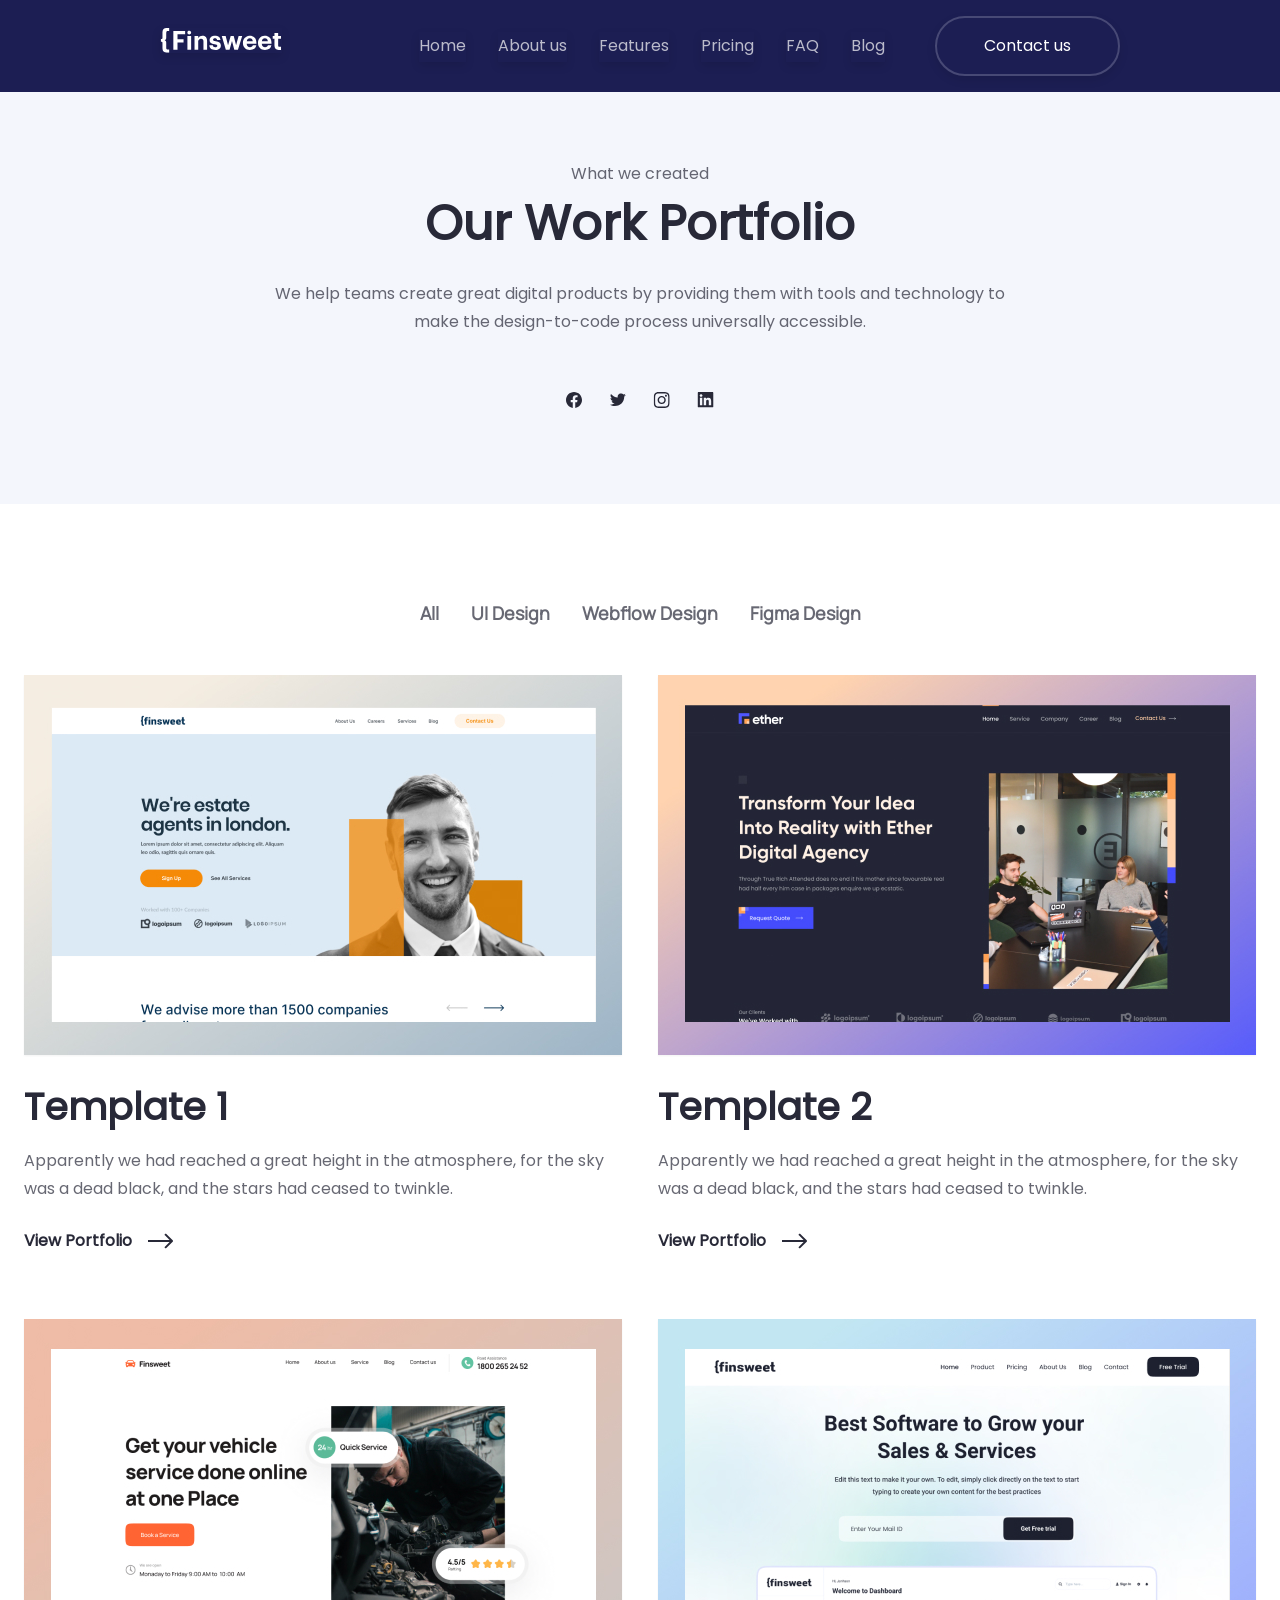
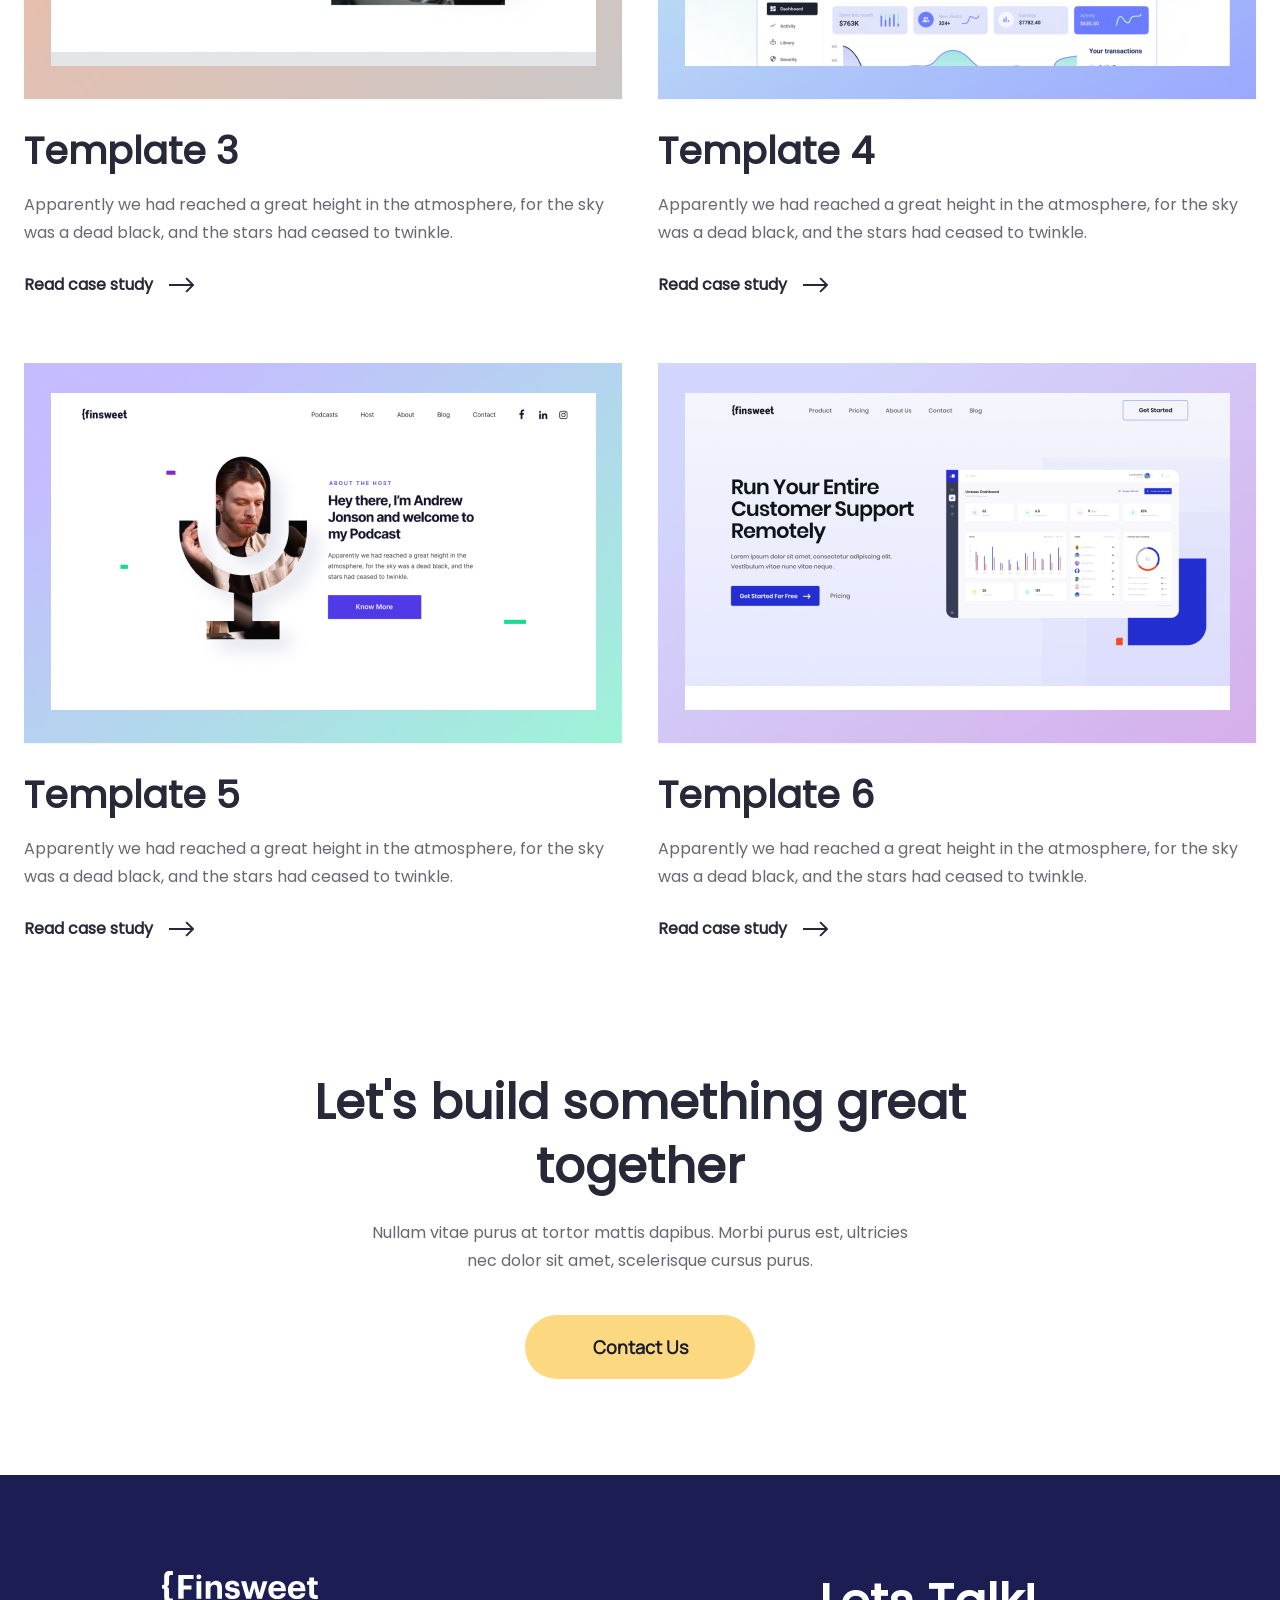
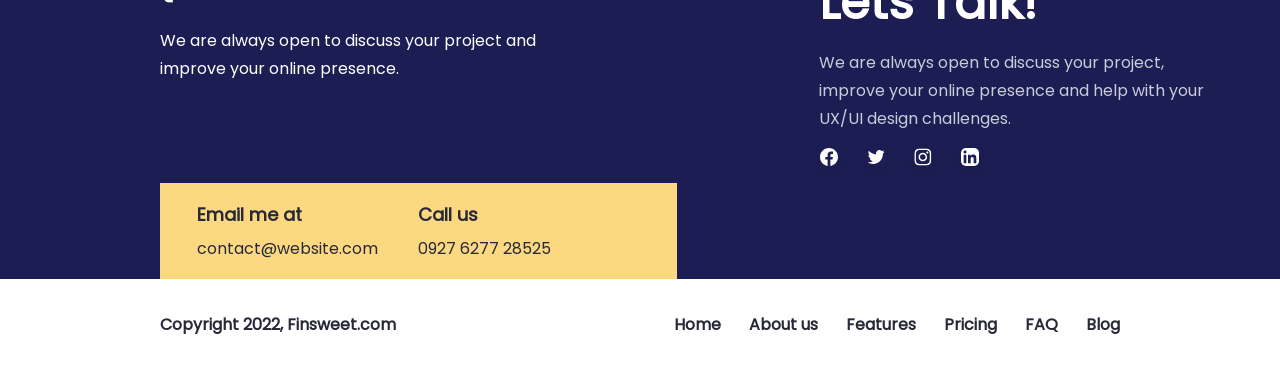
<file: work.html>
<!DOCTYPE html>
<html lang="en">
  <head>
    <meta charset="UTF-8" />
    <link rel="icon" type="image/svg+xml" href="/vite.svg" />
    <meta name="viewport" content="width=device-width, initial-scale=1.0" />
    <title>Work</title>

    <link rel="stylesheet" href="./public/css/main.css" />
  </head>
  <body>
    <div class="wrapper">
      <!-- Header -->

      <header class="w-full h-fit bg-tintBlue fixed top-[0px] left-0 right-0 z-50 mb-24">
        <div
          class="w-full spaceLeftRight h-[92px] flex flex-row justify-between"
        >
          <img
            src="./public/images/header/nav/Logo.svg"
            alt="Logo"
            class="w-[122px] h-[24.71px] mt-8 md:mt-[28.04px] hover-effect cursor-pointer"
          />

          <nav
            class="hidden md:flex w-auto ml-auto h-[29.91px] mt-[32.04px] space-x-3 md:space-x-6 lg:space-x-7 xl:space-x-8"
          >
            <a href="./index.html" class="menu_text-2">Home</a>
            <a href="./about_us.html" class="menu_text-2">About us</a>
            <a href="./features.html" class="menu_text-2">Features</a>
            <a href="./price.html" class="menu_text-2">Pricing</a>
            <a href="./privacy_policy.html" class="menu_text-2 hidden sm:block"
              >FAQ</a
            >
            <a href="./blog.html" class="menu_text-2 block">Blog</a>
          </nav>

          <a
            href="./contact_us.html"
            class="hidden md:flex md:w-[145px] lg:w-[165px] xl:w-[185px] h-[40px] sm:h-[45px] md:h-[50px] lg:h-[55px] xl:h-[60px] mt-4 ml-4 sm:ml-[20px] md:ml-[30px] lg:ml-[40px] xl:ml-[50px] border-2 border-[#F4F6FC33] rounded-full bg-inherit items-center justify-center hover:border-[#FFFFFF] menu_text-1"
            >Contact us</a
          >

          <!-- Hamburger Icon for mobile screens -->
          <div class="md:hidden flex items-center px-2.5 sm:px-9 space-x-4">
            <label
              class="btn btn-circle swap swap-rotate bg-inherit border-white"
            >
              <!-- this hidden checkbox controls the state -->
              <input id="hamburger-btn" type="checkbox" />

              <!-- hamburger icon -->
              <svg
                class="swap-off fill-white"
                xmlns="http://www.w3.org/2000/svg"
                width="32"
                height="32"
                viewBox="0 0 512 512"
              >
                <path
                  d="M64,384H448V341.33H64Zm0-106.67H448V234.67H64ZM64,128v42.67H448V128Z"
                />
              </svg>

              <!-- close icon -->
              <svg
                class="swap-on fill-white"
                xmlns="http://www.w3.org/2000/svg"
                width="32"
                height="32"
                viewBox="0 0 512 512"
              >
                <polygon
                  points="400 145.49 366.51 112 256 222.51 145.49 112 112 145.49 222.51 256 112 366.51 145.49 400 256 289.49 366.51 400 400 366.51 289.49 256 400 145.49"
                />
              </svg>
            </label>
            <h3
              id="menu-close-open"
              class="text-white button_text hidden sm:flex"
            >
              Menu
            </h3>
          </div>

          <!-- <div class="md:hidden flex items-center px-2.5 sm:px-9 space-x-4">
            <button
              id="hamburger-btn"
              class="btn btn-ghost btn-circle transform transition-transform duration-200 ease-in-out"
            >
              <img
                id="menu-icon"
                src="./public/images/header/menu-icon.svg"
                alt=""
                class="w-10 h-10"
              />
            </button>
            <h3
              id="menu-close-open"
              class="text-white button_text hidden sm:flex"
            >
              Menu
            </h3>
          </div> -->
        </div>
      </header>
      <nav
        id="mobile-menu"
        class="hidden flex-col space-y-2 px-8 pb-4 bg-tintBlue md:hidden fixed top-[92px] left-0 right-0 z-50 mb-24"
      >
        <a href="./index.html" class="headerMenuStyle text-white">
          <div>Home</div>
          <img src="./public/images/header/flesh.svg" alt="" />
        </a>
        <a href="./about_us.html" class="headerMenuStyle">
          About us
          <img src="./public/images/header/flesh.svg" alt="" />
        </a>
        <a href="./features" class="headerMenuStyle">
          Features
          <img src="./public/images/header/flesh.svg" alt="" />
        </a>
        <a href="./price.html" class="headerMenuStyle">
          Pricing
          <img src="./public/images/header/flesh.svg" alt="" />
        </a>
        <a href="./privacy_policy.html" class="headerMenuStyle">
          FAQ
          <img src="./public/images/header/flesh.svg" alt="" />
        </a>
        <a href="./blog.html" class="headerMenuStyle">
          Blog
          <img src="./public/images/header/flesh.svg" alt="" />
        </a>
        <a
          href="./contact_us.html"
          class="headerMenuStyle font-[Poppins] font-semibold text-[#1B1C2B] mt-4 px-4 border-[2px] w-fit bg-[#FCD980] hover:bg-tintBlue border-[#8d851b] hover:border-red-500"
        >
          Contact us</a
        >
      </nav>
      <!-- End Header -->

      <!-- Work Header -->
      <div
        class="w-full h-fit bg-[#F4F6FC] flex flex-col items-center pb-12 md:pb-24 pt-40 dark:bg-[#386775]"
      >
        <p class="paragraph lightDark opacity-70">What we created</p>
        <h2 class="heading-2 lightDark pt-1 text-center">Our Work Portfolio</h2>
        <p
          class="w-full md:w-[733px] text-center paragraph lightDark opacity-70 pt-6 px-4 md:px-0"
        >
          We help teams create great digital products by providing them with
          tools and technology to make the design-to-code process universally
          accessible.
        </p>
        <div
          class="flex flex-row space-x-4 md:space-x-[27px] items-end pt-8 dark:bg-[#FCD980] dark:rounded-full dark:p-4 mt-6"
        >
          <a href="#">
            <img
              src="./public/images/work/Facebook.svg"
              alt=""
            />
          </a>
          <a href="#">
            <img
              src="./public/images/work/Twitter.svg"
              alt=""
              
            />
          </a>
          <a href="#">
            <img
              src="./public/images/work/Instagram.svg"
              alt=""
            />
          </a>
          <a href="#">
            <img
              src="./public/images/work/Linkdin.svg"
              alt=""
            />
          </a>
        </div>
      </div>

      <!-- End Work Header -->

      <!-- Our Work -->
      <div
        class="w-full h-fit flex flex-col items-center px-6 2xl:px-40 py-12 md:py-24"
      >
        <div
          class="flex flex-row w-full md:w-[473px] h-fit space-x-4 md:space-x-8 justify-center"
        >
          <a href="#" class="buttonStyle">All</a>
          <a
            href="#"
            class="buttonStyle"
            >UI Design</a
          >
          <a
            href="#"
            class="buttonStyle"
            >Webflow Design</a
          >
          <a
            href="#"
            class="buttonStyle"
            >Figma Design</a
          >
        </div>

        <div class="w-full h-fit flex flex-col pt-12">
          <div
            class="w-full h-fit flex flex-col lg:flex-row justify-between space-y-9 lg:space-y-0 lg:space-x-9 pb-16 items-center"
          >
            <div class="w-full md:w-[623px] h-fit flex flex-col space-y-6">
              <img src="./public/images/work/01.jpg" alt="" class="workImg" />
              <div class="w-full h-fit flex flex-col">
                <h3 class="heading-3 lightDark text-center lg:text-left">
                  Template 1
                </h3>
                <p
                  class="w-full h-fit paragraph lightDark opacity-70 pt-3 text-center lg:text-left"
                >
                  Apparently we had reached a great height in the atmosphere,
                  for the sky was a dead black, and the stars had ceased to
                  twinkle.
                </p>
                <a href="./read_case_study.html" class="workLink">
                  <div
                    class="paragraph text-[#282938] font-semibold "
                  >
                    View Portfolio
                  </div>
                  <img src="./public/images/work/Arrow 3.svg" alt="" />
                </a>
              </div>
            </div>
            <div class="w-full md:w-[623px] h-fit flex flex-col space-y-6">
              <img
                src="./public/images/work/Image (1).jpg"
                alt=""
                class="workImg"
              />
              <div class="w-full h-fit flex flex-col">
                <h3 class="heading-3 lightDark text-center lg:text-left">
                  Template 2
                </h3>
                <p
                  class="w-full h-fit paragraph lightDark opacity-70 pt-3 text-center lg:text-left"
                >
                  Apparently we had reached a great height in the atmosphere,
                  for the sky was a dead black, and the stars had ceased to
                  twinkle.
                </p>
                <a href="#" class="workLink">
                  <div
                    class="paragraph text-[#282938] font-semibold"
                  >
                    View Portfolio
                  </div>
                  <img src="./public/images/work/Arrow 3.svg" alt="" />
                </a>
              </div>
            </div>
          </div>
          <div
            class="w-full h-fit flex flex-col lg:flex-row justify-between space-y-9 lg:space-y-0 lg:space-x-9 pb-16 items-center"
          >
            <div class="w-full md:w-[623px] h-fit flex flex-col space-y-6">
              <img
                src="./public/images/work/Image (2).jpg"
                alt=""
                class="workImg"
              />
              <div class="w-full h-fit flex flex-col">
                <h3 class="heading-3 lightDark text-center lg:text-left">
                  Template 3
                </h3>
                <p
                  class="w-full h-fit paragraph lightDark opacity-70 pt-3 text-center lg:text-left"
                >
                  Apparently we had reached a great height in the atmosphere,
                  for the sky was a dead black, and the stars had ceased to
                  twinkle.
                </p>
                <a href="#" class="workLink">
                  <div
                    class="paragraph text-[#282938] font-semibold "
                  >
                    Read case study
                  </div>
                  <img src="./public/images/work/Arrow 3.svg" alt="" />
                </a>
              </div>
            </div>
            <div class="w-full md:w-[623px] h-fit flex flex-col space-y-6">
              <img
                src="./public/images/work/Image (3).jpg"
                alt=""
                class="workImg"
              />
              <div class="w-full h-fit flex flex-col">
                <h3 class="heading-3 lightDark text-center lg:text-left">
                  Template 4
                </h3>
                <p
                  class="w-full h-fit paragraph lightDark opacity-70 pt-3 text-center lg:text-left"
                >
                  Apparently we had reached a great height in the atmosphere,
                  for the sky was a dead black, and the stars had ceased to
                  twinkle.
                </p>
                <a href="#" class="workLink">
                  <div
                    class="paragraph text-[#282938] font-semibold "
                  >
                    Read case study
                  </div>
                  <img src="./public/images/work/Arrow 3.svg" alt="" />
                </a>
              </div>
            </div>
          </div>

          <div
            class="w-full h-fit flex flex-col lg:flex-row justify-between space-y-9 lg:space-y-0 lg:space-x-9 items-center"
          >
            <div class="w-full md:w-[623px] h-fit flex flex-col space-y-6">
              <img
                src="./public/images/work/Image (4).jpg"
                alt=""
                class="workImg"
              />
              <div class="w-full h-fit flex flex-col">
                <h3 class="heading-3 lightDark text-center lg:text-left">
                  Template 5
                </h3>
                <p
                  class="w-full h-fit paragraph lightDark opacity-70 pt-3 text-center lg:text-left"
                >
                  Apparently we had reached a great height in the atmosphere,
                  for the sky was a dead black, and the stars had ceased to
                  twinkle.
                </p>
                <a href="#" class="workLink">
                  <div
                    class="paragraph text-[#282938] font-semibold "
                  >
                    Read case study
                  </div>
                  <img src="./public/images/work/Arrow 3.svg" alt="" />
                </a>
              </div>
            </div>
            <div class="w-full md:w-[623px] h-fit flex flex-col space-y-6">
              <img
                src="./public/images/work/Image (5).jpg"
                alt=""
                class="workImg"
              />
              <div class="w-full h-fit flex flex-col">
                <h3 class="heading-3 lightDark text-center lg:text-left">
                  Template 6
                </h3>
                <p
                  class="w-full h-fit paragraph lightDark opacity-70 pt-3 text-center lg:text-left"
                >
                  Apparently we had reached a great height in the atmosphere,
                  for the sky was a dead black, and the stars had ceased to
                  twinkle.
                </p>
                <a href="#" class="workLink">
                  <div
                    class="paragraph text-[#282938] font-semibold "
                  >
                    Read case study
                  </div>
                  <img src="./public/images/work/Arrow 3.svg" alt="" />
                </a>
              </div>
            </div>
          </div>

          <div
            class="w-full h-fit pt-16 md:pt-32 flex flex-col items-center space-y-10"
          >
            <div
              class="w-full md:w-[730px] h-fit flex flex-col space-y-16 sm:space-y-5 items-center text-center"
            >
              <h2 class="heading-2 w-full h-[128px] lightDark">
                Let's build something great together
              </h2>
              <p
                class="w-full md:w-[562px] h-fit paragraph lightDark opacity-70"
              >
                Nullam vitae purus at tortor mattis dapibus. Morbi purus est,
                ultricies nec dolor sit amet, scelerisque cursus purus.
              </p>
            </div>

            <a
              href="./contact_us.html"
              class="button_text flex flex-row items-center justify-center text-[#1B1C2B] leading-8 w-[230px] h-[64px] bg-[#FCD980] rounded-full "
              >Contact Us</a
            >
          </div>
        </div>
      </div>

      <!-- End Our Work -->

      <!-- Footer -->
      <footer class="w-full h-fit flex flex-col">
        <div
          class="flex flex-col w-full h-fit pt-12 xl:pt-24 px-6 xl:px-40 bg-[#1C1E53]"
        >
          <div
            class="w-full h-auto flex flex-col md:flex-row space-y-8 md:space-y-0 md:space-x-[260px] items-start justify-between"
          >
            <div class="w-full md:w-[400px] flex flex-col space-y-6">
              <img
                src="./public/images/header/nav/Logo.svg"
                alt="Logo"
                class="w-40 h-8"
              />
              <p class="paragraph w-full lg:w-[300px] xl:w-[399px] text-white">
                We are always open to discuss your project and improve your
                online presence.
              </p>
            </div>
            <div
              class="w-full lg:w-[400px] flex flex-col space-y-4 md:space-y-[14px] justify-between"
            >
              <h2 class="heading-2 text-white">Lets Talk!</h2>
              <p class="paragraph w-full lg:w-[399px] text-[#C9CBDA]">
                We are always open to discuss your project, improve your online
                presence and help with your UX/UI design challenges.
              </p>
              <div class="flex flex-row space-x-6 md:space-x-[27px] items-end">
                <a href="#">
                  <img
                    src="./public/images/Footer/Facebook/Negative.svg"
                    alt=""
                    class="socialMediaHover"
                  />
                </a>
                <a href="#">
                  <img
                    src="./public/images/Footer/Twitter/Negative.svg "
                    alt=""
                    class="socialMediaHover"
                  />
                </a>
                <a href="#">
                  <img
                    src="./public/images/Footer/Instagram/Negative.svg"
                    alt=""
                    class="socialMediaHover"
                  />
                </a>
                <a href="#">
                  <img
                    src="./public/images/Footer/LinkedIn/Negative.svg"
                    alt=""
                    class="socialMediaHover"
                  />
                </a>
              </div>
            </div>
          </div>
          <div class="w-full md:w-[517px] bg-[#FCD980] mt-8 md:mt-4">
            <div
              class="w-full h-auto flex flex-col md:flex-row px-6 md:px-[37px] py-4 space-y-4 md:space-y-0 md:space-x-10"
            >
              <div class="flex flex-col space-y-1">
                <div
                  class="font-[Poppins] text-[18px] leading-8 font-semibold text-[#282938]"
                >
                  Email me at
                </div>
                <p class="paragraph text-[#282938]">contact@website.com</p>
              </div>
              <div class="flex flex-col space-y-1">
                <div
                  class="font-[Poppins] text-[18px] leading-8 font-semibold text-[#282938]"
                >
                  Call us
                </div>
                <p class="paragraph text-[#282938]">0927 6277 28525</p>
              </div>
            </div>
          </div>
        </div>
        <div
          class="w-full h-[92px] flex flex-col space-y-2 lg:space-y-0 lg:flex-row items-center px-6 xl:px-40 py-2 lg:py-0 md:justify-between"
        >
          <p
            class="hidden lg:block paragraph lightDark w-full md:w-[241px] font-semibold text-center md:text-left"
          >
            Copyright 2022, Finsweet.com
          </p>
          <div class="flex flex-row space-x-6 md:space-x-7 mt-2 md:mt-0">
            <a href="./index.html" class="menu_style">Home</a>
            <a href="./about_us.html" class="menu_style">About us</a>
            <a href="./features.html" class="menu_style">Features</a>
            <a href="./price.html" class="menu_style">Pricing</a>
            <a href="./privacy_policy.html" class="menu_style">FAQ</a>
            <a href="./blog.html" class="menu_style">Blog</a>
          </div>
          <p
            class="lg:hidden paragraph lightDark w-full md:w-[241px] font-semibold text-center md:text-left"
          >
            Copyright 2022, Finsweet.com
          </p>
        </div>
      </footer>

      <!-- End Footer -->
    </div>
  </body>

  <script>
    const hamburgerBtn = document.getElementById("hamburger-btn");
    const mobileMenu = document.getElementById("mobile-menu");
    const menuOpenClose = document.getElementById("menu-close-open");
    const menuIcon = document.getElementById("menu-icon");

    hamburgerBtn.addEventListener("click", () => {
      mobileMenu.classList.toggle("hidden");

      if (!mobileMenu.classList.contains("hidden")) {
        menuOpenClose.textContent = "Close";
        menuIcon.src = "./public/images/header/close-icon.svg";
        hamburgerBtn.classList.add("rotate-90");
      } else {
        menuOpenClose.textContent = "Menu";
        menuIcon.src = "./public/images/header/menu-icon.svg";
        hamburgerBtn.classList.remove("rotate-90");
      }
    });
  </script>
</html>
</file>
<file: public/css/main.css>
/*
! tailwindcss v3.4.10 | MIT License | https://tailwindcss.com
*/

/*
1. Prevent padding and border from affecting element width. (https://github.com/mozdevs/cssremedy/issues/4)
2. Allow adding a border to an element by just adding a border-width. (https://github.com/tailwindcss/tailwindcss/pull/116)
*/

*,
::before,
::after {
  box-sizing: border-box;
  /* 1 */
  border-width: 0;
  /* 2 */
  border-style: solid;
  /* 2 */
  border-color: #e5e7eb;
  /* 2 */
}

::before,
::after {
  --tw-content: '';
}

/*
1. Use a consistent sensible line-height in all browsers.
2. Prevent adjustments of font size after orientation changes in iOS.
3. Use a more readable tab size.
4. Use the user's configured `sans` font-family by default.
5. Use the user's configured `sans` font-feature-settings by default.
6. Use the user's configured `sans` font-variation-settings by default.
7. Disable tap highlights on iOS
*/

html,
:host {
  line-height: 1.5;
  /* 1 */
  -webkit-text-size-adjust: 100%;
  /* 2 */
  -moz-tab-size: 4;
  /* 3 */
  -o-tab-size: 4;
     tab-size: 4;
  /* 3 */
  font-family: ui-sans-serif, system-ui, sans-serif, "Apple Color Emoji", "Segoe UI Emoji", "Segoe UI Symbol", "Noto Color Emoji";
  /* 4 */
  font-feature-settings: normal;
  /* 5 */
  font-variation-settings: normal;
  /* 6 */
  -webkit-tap-highlight-color: transparent;
  /* 7 */
}

/*
1. Remove the margin in all browsers.
2. Inherit line-height from `html` so users can set them as a class directly on the `html` element.
*/

body {
  margin: 0;
  /* 1 */
  line-height: inherit;
  /* 2 */
}

/*
1. Add the correct height in Firefox.
2. Correct the inheritance of border color in Firefox. (https://bugzilla.mozilla.org/show_bug.cgi?id=190655)
3. Ensure horizontal rules are visible by default.
*/

hr {
  height: 0;
  /* 1 */
  color: inherit;
  /* 2 */
  border-top-width: 1px;
  /* 3 */
}

/*
Add the correct text decoration in Chrome, Edge, and Safari.
*/

abbr:where([title]) {
  -webkit-text-decoration: underline dotted;
          text-decoration: underline dotted;
}

/*
Remove the default font size and weight for headings.
*/

h1,
h2,
h3,
h4,
h5,
h6 {
  font-size: inherit;
  font-weight: inherit;
}

/*
Reset links to optimize for opt-in styling instead of opt-out.
*/

a {
  color: inherit;
  text-decoration: inherit;
}

/*
Add the correct font weight in Edge and Safari.
*/

b,
strong {
  font-weight: bolder;
}

/*
1. Use the user's configured `mono` font-family by default.
2. Use the user's configured `mono` font-feature-settings by default.
3. Use the user's configured `mono` font-variation-settings by default.
4. Correct the odd `em` font sizing in all browsers.
*/

code,
kbd,
samp,
pre {
  font-family: ui-monospace, SFMono-Regular, Menlo, Monaco, Consolas, "Liberation Mono", "Courier New", monospace;
  /* 1 */
  font-feature-settings: normal;
  /* 2 */
  font-variation-settings: normal;
  /* 3 */
  font-size: 1em;
  /* 4 */
}

/*
Add the correct font size in all browsers.
*/

small {
  font-size: 80%;
}

/*
Prevent `sub` and `sup` elements from affecting the line height in all browsers.
*/

sub,
sup {
  font-size: 75%;
  line-height: 0;
  position: relative;
  vertical-align: baseline;
}

sub {
  bottom: -0.25em;
}

sup {
  top: -0.5em;
}

/*
1. Remove text indentation from table contents in Chrome and Safari. (https://bugs.chromium.org/p/chromium/issues/detail?id=999088, https://bugs.webkit.org/show_bug.cgi?id=201297)
2. Correct table border color inheritance in all Chrome and Safari. (https://bugs.chromium.org/p/chromium/issues/detail?id=935729, https://bugs.webkit.org/show_bug.cgi?id=195016)
3. Remove gaps between table borders by default.
*/

table {
  text-indent: 0;
  /* 1 */
  border-color: inherit;
  /* 2 */
  border-collapse: collapse;
  /* 3 */
}

/*
1. Change the font styles in all browsers.
2. Remove the margin in Firefox and Safari.
3. Remove default padding in all browsers.
*/

button,
input,
optgroup,
select,
textarea {
  font-family: inherit;
  /* 1 */
  font-feature-settings: inherit;
  /* 1 */
  font-variation-settings: inherit;
  /* 1 */
  font-size: 100%;
  /* 1 */
  font-weight: inherit;
  /* 1 */
  line-height: inherit;
  /* 1 */
  letter-spacing: inherit;
  /* 1 */
  color: inherit;
  /* 1 */
  margin: 0;
  /* 2 */
  padding: 0;
  /* 3 */
}

/*
Remove the inheritance of text transform in Edge and Firefox.
*/

button,
select {
  text-transform: none;
}

/*
1. Correct the inability to style clickable types in iOS and Safari.
2. Remove default button styles.
*/

button,
input:where([type='button']),
input:where([type='reset']),
input:where([type='submit']) {
  -webkit-appearance: button;
  /* 1 */
  background-color: transparent;
  /* 2 */
  background-image: none;
  /* 2 */
}

/*
Use the modern Firefox focus style for all focusable elements.
*/

:-moz-focusring {
  outline: auto;
}

/*
Remove the additional `:invalid` styles in Firefox. (https://github.com/mozilla/gecko-dev/blob/2f9eacd9d3d995c937b4251a5557d95d494c9be1/layout/style/res/forms.css#L728-L737)
*/

:-moz-ui-invalid {
  box-shadow: none;
}

/*
Add the correct vertical alignment in Chrome and Firefox.
*/

progress {
  vertical-align: baseline;
}

/*
Correct the cursor style of increment and decrement buttons in Safari.
*/

::-webkit-inner-spin-button,
::-webkit-outer-spin-button {
  height: auto;
}

/*
1. Correct the odd appearance in Chrome and Safari.
2. Correct the outline style in Safari.
*/

[type='search'] {
  -webkit-appearance: textfield;
  /* 1 */
  outline-offset: -2px;
  /* 2 */
}

/*
Remove the inner padding in Chrome and Safari on macOS.
*/

::-webkit-search-decoration {
  -webkit-appearance: none;
}

/*
1. Correct the inability to style clickable types in iOS and Safari.
2. Change font properties to `inherit` in Safari.
*/

::-webkit-file-upload-button {
  -webkit-appearance: button;
  /* 1 */
  font: inherit;
  /* 2 */
}

/*
Add the correct display in Chrome and Safari.
*/

summary {
  display: list-item;
}

/*
Removes the default spacing and border for appropriate elements.
*/

blockquote,
dl,
dd,
h1,
h2,
h3,
h4,
h5,
h6,
hr,
figure,
p,
pre {
  margin: 0;
}

fieldset {
  margin: 0;
  padding: 0;
}

legend {
  padding: 0;
}

ol,
ul,
menu {
  list-style: none;
  margin: 0;
  padding: 0;
}

/*
Reset default styling for dialogs.
*/

dialog {
  padding: 0;
}

/*
Prevent resizing textareas horizontally by default.
*/

textarea {
  resize: vertical;
}

/*
1. Reset the default placeholder opacity in Firefox. (https://github.com/tailwindlabs/tailwindcss/issues/3300)
2. Set the default placeholder color to the user's configured gray 400 color.
*/

input::-moz-placeholder, textarea::-moz-placeholder {
  opacity: 1;
  /* 1 */
  color: #9ca3af;
  /* 2 */
}

input::placeholder,
textarea::placeholder {
  opacity: 1;
  /* 1 */
  color: #9ca3af;
  /* 2 */
}

/*
Set the default cursor for buttons.
*/

button,
[role="button"] {
  cursor: pointer;
}

/*
Make sure disabled buttons don't get the pointer cursor.
*/

:disabled {
  cursor: default;
}

/*
1. Make replaced elements `display: block` by default. (https://github.com/mozdevs/cssremedy/issues/14)
2. Add `vertical-align: middle` to align replaced elements more sensibly by default. (https://github.com/jensimmons/cssremedy/issues/14#issuecomment-634934210)
   This can trigger a poorly considered lint error in some tools but is included by design.
*/

img,
svg,
video,
canvas,
audio,
iframe,
embed,
object {
  display: block;
  /* 1 */
  vertical-align: middle;
  /* 2 */
}

/*
Constrain images and videos to the parent width and preserve their intrinsic aspect ratio. (https://github.com/mozdevs/cssremedy/issues/14)
*/

img,
video {
  max-width: 100%;
  height: auto;
}

/* Make elements with the HTML hidden attribute stay hidden by default */

[hidden] {
  display: none;
}

:root,
[data-theme] {
  background-color: var(--fallback-b1,oklch(var(--b1)/1));
  color: var(--fallback-bc,oklch(var(--bc)/1));
}

@supports not (color: oklch(0% 0 0)) {
  :root {
    color-scheme: light;
    --fallback-p: #491eff;
    --fallback-pc: #d4dbff;
    --fallback-s: #ff41c7;
    --fallback-sc: #fff9fc;
    --fallback-a: #00cfbd;
    --fallback-ac: #00100d;
    --fallback-n: #2b3440;
    --fallback-nc: #d7dde4;
    --fallback-b1: #ffffff;
    --fallback-b2: #e5e6e6;
    --fallback-b3: #e5e6e6;
    --fallback-bc: #1f2937;
    --fallback-in: #00b3f0;
    --fallback-inc: #000000;
    --fallback-su: #00ca92;
    --fallback-suc: #000000;
    --fallback-wa: #ffc22d;
    --fallback-wac: #000000;
    --fallback-er: #ff6f70;
    --fallback-erc: #000000;
  }

  @media (prefers-color-scheme: dark) {
    :root {
      color-scheme: dark;
      --fallback-p: #7582ff;
      --fallback-pc: #050617;
      --fallback-s: #ff71cf;
      --fallback-sc: #190211;
      --fallback-a: #00c7b5;
      --fallback-ac: #000e0c;
      --fallback-n: #2a323c;
      --fallback-nc: #a6adbb;
      --fallback-b1: #1d232a;
      --fallback-b2: #191e24;
      --fallback-b3: #15191e;
      --fallback-bc: #a6adbb;
      --fallback-in: #00b3f0;
      --fallback-inc: #000000;
      --fallback-su: #00ca92;
      --fallback-suc: #000000;
      --fallback-wa: #ffc22d;
      --fallback-wac: #000000;
      --fallback-er: #ff6f70;
      --fallback-erc: #000000;
    }
  }
}

html {
  -webkit-tap-highlight-color: transparent;
}

* {
  scrollbar-color: color-mix(in oklch, currentColor 35%, transparent) transparent;
}

*:hover {
  scrollbar-color: color-mix(in oklch, currentColor 60%, transparent) transparent;
}

:root {
  color-scheme: light;
  --in: 72.06% 0.191 231.6;
  --su: 64.8% 0.150 160;
  --wa: 84.71% 0.199 83.87;
  --er: 71.76% 0.221 22.18;
  --pc: 89.824% 0.06192 275.75;
  --ac: 15.352% 0.0368 183.61;
  --inc: 0% 0 0;
  --suc: 0% 0 0;
  --wac: 0% 0 0;
  --erc: 0% 0 0;
  --rounded-box: 1rem;
  --rounded-btn: 0.5rem;
  --rounded-badge: 1.9rem;
  --animation-btn: 0.25s;
  --animation-input: .2s;
  --btn-focus-scale: 0.95;
  --border-btn: 1px;
  --tab-border: 1px;
  --tab-radius: 0.5rem;
  --p: 49.12% 0.3096 275.75;
  --s: 69.71% 0.329 342.55;
  --sc: 98.71% 0.0106 342.55;
  --a: 76.76% 0.184 183.61;
  --n: 32.1785% 0.02476 255.701624;
  --nc: 89.4994% 0.011585 252.096176;
  --b1: 100% 0 0;
  --b2: 96.1151% 0 0;
  --b3: 92.4169% 0.00108 197.137559;
  --bc: 27.8078% 0.029596 256.847952;
}

@media (prefers-color-scheme: dark) {
  :root {
    color-scheme: dark;
    --in: 72.06% 0.191 231.6;
    --su: 64.8% 0.150 160;
    --wa: 84.71% 0.199 83.87;
    --er: 71.76% 0.221 22.18;
    --pc: 13.138% 0.0392 275.75;
    --sc: 14.96% 0.052 342.55;
    --ac: 14.902% 0.0334 183.61;
    --inc: 0% 0 0;
    --suc: 0% 0 0;
    --wac: 0% 0 0;
    --erc: 0% 0 0;
    --rounded-box: 1rem;
    --rounded-btn: 0.5rem;
    --rounded-badge: 1.9rem;
    --animation-btn: 0.25s;
    --animation-input: .2s;
    --btn-focus-scale: 0.95;
    --border-btn: 1px;
    --tab-border: 1px;
    --tab-radius: 0.5rem;
    --p: 65.69% 0.196 275.75;
    --s: 74.8% 0.26 342.55;
    --a: 74.51% 0.167 183.61;
    --n: 31.3815% 0.021108 254.139175;
    --nc: 74.6477% 0.0216 264.435964;
    --b1: 25.3267% 0.015896 252.417568;
    --b2: 23.2607% 0.013807 253.100675;
    --b3: 21.1484% 0.01165 254.087939;
    --bc: 74.6477% 0.0216 264.435964;
  }
}

[data-theme=light] {
  color-scheme: light;
  --in: 72.06% 0.191 231.6;
  --su: 64.8% 0.150 160;
  --wa: 84.71% 0.199 83.87;
  --er: 71.76% 0.221 22.18;
  --pc: 89.824% 0.06192 275.75;
  --ac: 15.352% 0.0368 183.61;
  --inc: 0% 0 0;
  --suc: 0% 0 0;
  --wac: 0% 0 0;
  --erc: 0% 0 0;
  --rounded-box: 1rem;
  --rounded-btn: 0.5rem;
  --rounded-badge: 1.9rem;
  --animation-btn: 0.25s;
  --animation-input: .2s;
  --btn-focus-scale: 0.95;
  --border-btn: 1px;
  --tab-border: 1px;
  --tab-radius: 0.5rem;
  --p: 49.12% 0.3096 275.75;
  --s: 69.71% 0.329 342.55;
  --sc: 98.71% 0.0106 342.55;
  --a: 76.76% 0.184 183.61;
  --n: 32.1785% 0.02476 255.701624;
  --nc: 89.4994% 0.011585 252.096176;
  --b1: 100% 0 0;
  --b2: 96.1151% 0 0;
  --b3: 92.4169% 0.00108 197.137559;
  --bc: 27.8078% 0.029596 256.847952;
}

[data-theme=dark] {
  color-scheme: dark;
  --in: 72.06% 0.191 231.6;
  --su: 64.8% 0.150 160;
  --wa: 84.71% 0.199 83.87;
  --er: 71.76% 0.221 22.18;
  --pc: 13.138% 0.0392 275.75;
  --sc: 14.96% 0.052 342.55;
  --ac: 14.902% 0.0334 183.61;
  --inc: 0% 0 0;
  --suc: 0% 0 0;
  --wac: 0% 0 0;
  --erc: 0% 0 0;
  --rounded-box: 1rem;
  --rounded-btn: 0.5rem;
  --rounded-badge: 1.9rem;
  --animation-btn: 0.25s;
  --animation-input: .2s;
  --btn-focus-scale: 0.95;
  --border-btn: 1px;
  --tab-border: 1px;
  --tab-radius: 0.5rem;
  --p: 65.69% 0.196 275.75;
  --s: 74.8% 0.26 342.55;
  --a: 74.51% 0.167 183.61;
  --n: 31.3815% 0.021108 254.139175;
  --nc: 74.6477% 0.0216 264.435964;
  --b1: 25.3267% 0.015896 252.417568;
  --b2: 23.2607% 0.013807 253.100675;
  --b3: 21.1484% 0.01165 254.087939;
  --bc: 74.6477% 0.0216 264.435964;
}

*, ::before, ::after {
  --tw-border-spacing-x: 0;
  --tw-border-spacing-y: 0;
  --tw-translate-x: 0;
  --tw-translate-y: 0;
  --tw-rotate: 0;
  --tw-skew-x: 0;
  --tw-skew-y: 0;
  --tw-scale-x: 1;
  --tw-scale-y: 1;
  --tw-pan-x:  ;
  --tw-pan-y:  ;
  --tw-pinch-zoom:  ;
  --tw-scroll-snap-strictness: proximity;
  --tw-gradient-from-position:  ;
  --tw-gradient-via-position:  ;
  --tw-gradient-to-position:  ;
  --tw-ordinal:  ;
  --tw-slashed-zero:  ;
  --tw-numeric-figure:  ;
  --tw-numeric-spacing:  ;
  --tw-numeric-fraction:  ;
  --tw-ring-inset:  ;
  --tw-ring-offset-width: 0px;
  --tw-ring-offset-color: #fff;
  --tw-ring-color: rgb(59 130 246 / 0.5);
  --tw-ring-offset-shadow: 0 0 #0000;
  --tw-ring-shadow: 0 0 #0000;
  --tw-shadow: 0 0 #0000;
  --tw-shadow-colored: 0 0 #0000;
  --tw-blur:  ;
  --tw-brightness:  ;
  --tw-contrast:  ;
  --tw-grayscale:  ;
  --tw-hue-rotate:  ;
  --tw-invert:  ;
  --tw-saturate:  ;
  --tw-sepia:  ;
  --tw-drop-shadow:  ;
  --tw-backdrop-blur:  ;
  --tw-backdrop-brightness:  ;
  --tw-backdrop-contrast:  ;
  --tw-backdrop-grayscale:  ;
  --tw-backdrop-hue-rotate:  ;
  --tw-backdrop-invert:  ;
  --tw-backdrop-opacity:  ;
  --tw-backdrop-saturate:  ;
  --tw-backdrop-sepia:  ;
  --tw-contain-size:  ;
  --tw-contain-layout:  ;
  --tw-contain-paint:  ;
  --tw-contain-style:  ;
}

::backdrop {
  --tw-border-spacing-x: 0;
  --tw-border-spacing-y: 0;
  --tw-translate-x: 0;
  --tw-translate-y: 0;
  --tw-rotate: 0;
  --tw-skew-x: 0;
  --tw-skew-y: 0;
  --tw-scale-x: 1;
  --tw-scale-y: 1;
  --tw-pan-x:  ;
  --tw-pan-y:  ;
  --tw-pinch-zoom:  ;
  --tw-scroll-snap-strictness: proximity;
  --tw-gradient-from-position:  ;
  --tw-gradient-via-position:  ;
  --tw-gradient-to-position:  ;
  --tw-ordinal:  ;
  --tw-slashed-zero:  ;
  --tw-numeric-figure:  ;
  --tw-numeric-spacing:  ;
  --tw-numeric-fraction:  ;
  --tw-ring-inset:  ;
  --tw-ring-offset-width: 0px;
  --tw-ring-offset-color: #fff;
  --tw-ring-color: rgb(59 130 246 / 0.5);
  --tw-ring-offset-shadow: 0 0 #0000;
  --tw-ring-shadow: 0 0 #0000;
  --tw-shadow: 0 0 #0000;
  --tw-shadow-colored: 0 0 #0000;
  --tw-blur:  ;
  --tw-brightness:  ;
  --tw-contrast:  ;
  --tw-grayscale:  ;
  --tw-hue-rotate:  ;
  --tw-invert:  ;
  --tw-saturate:  ;
  --tw-sepia:  ;
  --tw-drop-shadow:  ;
  --tw-backdrop-blur:  ;
  --tw-backdrop-brightness:  ;
  --tw-backdrop-contrast:  ;
  --tw-backdrop-grayscale:  ;
  --tw-backdrop-hue-rotate:  ;
  --tw-backdrop-invert:  ;
  --tw-backdrop-opacity:  ;
  --tw-backdrop-saturate:  ;
  --tw-backdrop-sepia:  ;
  --tw-contain-size:  ;
  --tw-contain-layout:  ;
  --tw-contain-paint:  ;
  --tw-contain-style:  ;
}

.avatar {
  position: relative;
  display: inline-flex;
}

.avatar > div {
  display: block;
  aspect-ratio: 1 / 1;
  overflow: hidden;
}

.avatar img {
  height: 100%;
  width: 100%;
  -o-object-fit: cover;
     object-fit: cover;
}

.avatar.placeholder > div {
  display: flex;
  align-items: center;
  justify-content: center;
}

@media (hover:hover) {
  .label a:hover {
    --tw-text-opacity: 1;
    color: var(--fallback-bc,oklch(var(--bc)/var(--tw-text-opacity)));
  }
}

.btn {
  display: inline-flex;
  height: 3rem;
  min-height: 3rem;
  flex-shrink: 0;
  cursor: pointer;
  -webkit-user-select: none;
     -moz-user-select: none;
          user-select: none;
  flex-wrap: wrap;
  align-items: center;
  justify-content: center;
  border-radius: var(--rounded-btn, 0.5rem);
  border-color: transparent;
  border-color: oklch(var(--btn-color, var(--b2)) / var(--tw-border-opacity));
  padding-left: 1rem;
  padding-right: 1rem;
  text-align: center;
  font-size: 0.875rem;
  line-height: 1em;
  gap: 0.5rem;
  font-weight: 600;
  text-decoration-line: none;
  transition-duration: 200ms;
  transition-timing-function: cubic-bezier(0, 0, 0.2, 1);
  border-width: var(--border-btn, 1px);
  transition-property: color, background-color, border-color, opacity, box-shadow, transform;
  --tw-text-opacity: 1;
  color: var(--fallback-bc,oklch(var(--bc)/var(--tw-text-opacity)));
  --tw-shadow: 0 1px 2px 0 rgb(0 0 0 / 0.05);
  --tw-shadow-colored: 0 1px 2px 0 var(--tw-shadow-color);
  box-shadow: var(--tw-ring-offset-shadow, 0 0 #0000), var(--tw-ring-shadow, 0 0 #0000), var(--tw-shadow);
  outline-color: var(--fallback-bc,oklch(var(--bc)/1));
  background-color: oklch(var(--btn-color, var(--b2)) / var(--tw-bg-opacity));
  --tw-bg-opacity: 1;
  --tw-border-opacity: 1;
}

.btn-disabled,
  .btn[disabled],
  .btn:disabled {
  pointer-events: none;
}

.btn-circle {
  height: 3rem;
  width: 3rem;
  border-radius: 9999px;
  padding: 0px;
}

:where(.btn:is(input[type="checkbox"])),
:where(.btn:is(input[type="radio"])) {
  width: auto;
  -webkit-appearance: none;
     -moz-appearance: none;
          appearance: none;
}

.btn:is(input[type="checkbox"]):after,
.btn:is(input[type="radio"]):after {
  --tw-content: attr(aria-label);
  content: var(--tw-content);
}

.carousel {
  display: inline-flex;
  overflow-x: scroll;
  scroll-snap-type: x mandatory;
  scroll-behavior: smooth;
  -ms-overflow-style: none;
  scrollbar-width: none;
}

.carousel-item {
  box-sizing: content-box;
  display: flex;
  flex: none;
  scroll-snap-align: start;
}

.carousel-start .carousel-item {
  scroll-snap-align: start;
}

.carousel-center .carousel-item {
  scroll-snap-align: center;
}

.carousel-end .carousel-item {
  scroll-snap-align: end;
}

.checkbox {
  flex-shrink: 0;
  --chkbg: var(--fallback-bc,oklch(var(--bc)/1));
  --chkfg: var(--fallback-b1,oklch(var(--b1)/1));
  height: 1.5rem;
  width: 1.5rem;
  cursor: pointer;
  -webkit-appearance: none;
     -moz-appearance: none;
          appearance: none;
  border-radius: var(--rounded-btn, 0.5rem);
  border-width: 1px;
  border-color: var(--fallback-bc,oklch(var(--bc)/var(--tw-border-opacity)));
  --tw-border-opacity: 0.2;
}

.collapse:not(td):not(tr):not(colgroup) {
  visibility: visible;
}

.collapse {
  position: relative;
  display: grid;
  overflow: hidden;
  grid-template-rows: auto 0fr;
  transition: grid-template-rows 0.2s;
  width: 100%;
  border-radius: var(--rounded-box, 1rem);
}

.collapse-title,
.collapse > input[type="checkbox"],
.collapse > input[type="radio"],
.collapse-content {
  grid-column-start: 1;
  grid-row-start: 1;
}

.collapse > input[type="checkbox"],
.collapse > input[type="radio"] {
  -webkit-appearance: none;
     -moz-appearance: none;
          appearance: none;
  opacity: 0;
}

.collapse-content {
  visibility: hidden;
  grid-column-start: 1;
  grid-row-start: 2;
  min-height: 0px;
  transition: visibility 0.2s;
  transition: padding 0.2s ease-out,
    background-color 0.2s ease-out;
  padding-left: 1rem;
  padding-right: 1rem;
  cursor: unset;
}

.collapse[open],
.collapse-open,
.collapse:focus:not(.collapse-close) {
  grid-template-rows: auto 1fr;
}

.collapse:not(.collapse-close):has(> input[type="checkbox"]:checked),
.collapse:not(.collapse-close):has(> input[type="radio"]:checked) {
  grid-template-rows: auto 1fr;
}

.collapse[open] > .collapse-content,
.collapse-open > .collapse-content,
.collapse:focus:not(.collapse-close) > .collapse-content,
.collapse:not(.collapse-close) > input[type="checkbox"]:checked ~ .collapse-content,
.collapse:not(.collapse-close) > input[type="radio"]:checked ~ .collapse-content {
  visibility: visible;
  min-height: -moz-fit-content;
  min-height: fit-content;
}

@media (hover: hover) {
  .btn:hover {
    --tw-border-opacity: 1;
    border-color: var(--fallback-b3,oklch(var(--b3)/var(--tw-border-opacity)));
    --tw-bg-opacity: 1;
    background-color: var(--fallback-b3,oklch(var(--b3)/var(--tw-bg-opacity)));
  }

  @supports (color: color-mix(in oklab, black, black)) {
    .btn:hover {
      background-color: color-mix(
            in oklab,
            oklch(var(--btn-color, var(--b2)) / var(--tw-bg-opacity, 1)) 90%,
            black
          );
      border-color: color-mix(
            in oklab,
            oklch(var(--btn-color, var(--b2)) / var(--tw-border-opacity, 1)) 90%,
            black
          );
    }
  }

  @supports not (color: oklch(0% 0 0)) {
    .btn:hover {
      background-color: var(--btn-color, var(--fallback-b2));
      border-color: var(--btn-color, var(--fallback-b2));
    }
  }

  .btn.glass:hover {
    --glass-opacity: 25%;
    --glass-border-opacity: 15%;
  }

  .btn-ghost:hover {
    border-color: transparent;
  }

  @supports (color: oklch(0% 0 0)) {
    .btn-ghost:hover {
      background-color: var(--fallback-bc,oklch(var(--bc)/0.2));
    }
  }

  .btn-disabled:hover,
    .btn[disabled]:hover,
    .btn:disabled:hover {
    --tw-border-opacity: 0;
    background-color: var(--fallback-n,oklch(var(--n)/var(--tw-bg-opacity)));
    --tw-bg-opacity: 0.2;
    color: var(--fallback-bc,oklch(var(--bc)/var(--tw-text-opacity)));
    --tw-text-opacity: 0.2;
  }

  @supports (color: color-mix(in oklab, black, black)) {
    .btn:is(input[type="checkbox"]:checked):hover, .btn:is(input[type="radio"]:checked):hover {
      background-color: color-mix(in oklab, var(--fallback-p,oklch(var(--p)/1)) 90%, black);
      border-color: color-mix(in oklab, var(--fallback-p,oklch(var(--p)/1)) 90%, black);
    }
  }
}

.footer {
  display: grid;
  width: 100%;
  grid-auto-flow: row;
  place-items: start;
  -moz-column-gap: 1rem;
       column-gap: 1rem;
  row-gap: 2.5rem;
  font-size: 0.875rem;
  line-height: 1.25rem;
}

.footer > * {
  display: grid;
  place-items: start;
  gap: 0.5rem;
}

@media (min-width: 48rem) {
  .footer {
    grid-auto-flow: column;
  }

  .footer-center {
    grid-auto-flow: row dense;
  }
}

.label {
  display: flex;
  -webkit-user-select: none;
     -moz-user-select: none;
          user-select: none;
  align-items: center;
  justify-content: space-between;
  padding-left: 0.25rem;
  padding-right: 0.25rem;
  padding-top: 0.5rem;
  padding-bottom: 0.5rem;
}

.input {
  flex-shrink: 1;
  -webkit-appearance: none;
     -moz-appearance: none;
          appearance: none;
  height: 3rem;
  padding-left: 1rem;
  padding-right: 1rem;
  font-size: 1rem;
  line-height: 2;
  line-height: 1.5rem;
  border-radius: var(--rounded-btn, 0.5rem);
  border-width: 1px;
  border-color: transparent;
  --tw-bg-opacity: 1;
  background-color: var(--fallback-b1,oklch(var(--b1)/var(--tw-bg-opacity)));
}

.input[type="number"]::-webkit-inner-spin-button,
.input-md[type="number"]::-webkit-inner-spin-button {
  margin-top: -1rem;
  margin-bottom: -1rem;
  margin-inline-end: -1rem;
}

.link {
  cursor: pointer;
  text-decoration-line: underline;
}

.modal {
  pointer-events: none;
  position: fixed;
  inset: 0px;
  margin: 0px;
  display: grid;
  height: 100%;
  max-height: none;
  width: 100%;
  max-width: none;
  justify-items: center;
  padding: 0px;
  opacity: 0;
  overscroll-behavior: contain;
  z-index: 999;
  background-color: transparent;
  color: inherit;
  transition-duration: 200ms;
  transition-timing-function: cubic-bezier(0, 0, 0.2, 1);
  transition-property: transform, opacity, visibility;
  overflow-y: hidden;
}

:where(.modal) {
  align-items: center;
}

.modal-box {
  max-height: calc(100vh - 5em);
  grid-column-start: 1;
  grid-row-start: 1;
  width: 91.666667%;
  max-width: 32rem;
  --tw-scale-x: .9;
  --tw-scale-y: .9;
  transform: translate(var(--tw-translate-x), var(--tw-translate-y)) rotate(var(--tw-rotate)) skewX(var(--tw-skew-x)) skewY(var(--tw-skew-y)) scaleX(var(--tw-scale-x)) scaleY(var(--tw-scale-y));
  border-bottom-right-radius: var(--rounded-box, 1rem);
  border-bottom-left-radius: var(--rounded-box, 1rem);
  border-top-left-radius: var(--rounded-box, 1rem);
  border-top-right-radius: var(--rounded-box, 1rem);
  --tw-bg-opacity: 1;
  background-color: var(--fallback-b1,oklch(var(--b1)/var(--tw-bg-opacity)));
  padding: 1.5rem;
  transition-property: color, background-color, border-color, text-decoration-color, fill, stroke, opacity, box-shadow, transform, filter, -webkit-backdrop-filter;
  transition-property: color, background-color, border-color, text-decoration-color, fill, stroke, opacity, box-shadow, transform, filter, backdrop-filter;
  transition-property: color, background-color, border-color, text-decoration-color, fill, stroke, opacity, box-shadow, transform, filter, backdrop-filter, -webkit-backdrop-filter;
  transition-timing-function: cubic-bezier(0.4, 0, 0.2, 1);
  transition-timing-function: cubic-bezier(0, 0, 0.2, 1);
  transition-duration: 200ms;
  box-shadow: rgba(0, 0, 0, 0.25) 0px 25px 50px -12px;
  overflow-y: auto;
  overscroll-behavior: contain;
}

.modal-open,
.modal:target,
.modal-toggle:checked + .modal,
.modal[open] {
  pointer-events: auto;
  visibility: visible;
  opacity: 1;
}

.modal-action {
  display: flex;
  margin-top: 1.5rem;
  justify-content: flex-end;
}

:root:has(:is(.modal-open, .modal:target, .modal-toggle:checked + .modal, .modal[open])) {
  overflow: hidden;
  scrollbar-gutter: stable;
}

.radio {
  flex-shrink: 0;
  --chkbg: var(--bc);
  height: 1.5rem;
  width: 1.5rem;
  cursor: pointer;
  -webkit-appearance: none;
     -moz-appearance: none;
          appearance: none;
  border-radius: 9999px;
  border-width: 1px;
  border-color: var(--fallback-bc,oklch(var(--bc)/var(--tw-border-opacity)));
  --tw-border-opacity: 0.2;
}

.swap {
  position: relative;
  display: inline-grid;
  -webkit-user-select: none;
     -moz-user-select: none;
          user-select: none;
  place-content: center;
  cursor: pointer;
}

.swap > * {
  grid-column-start: 1;
  grid-row-start: 1;
  transition-duration: 300ms;
  transition-timing-function: cubic-bezier(0, 0, 0.2, 1);
  transition-property: transform, opacity;
}

.swap input {
  -webkit-appearance: none;
     -moz-appearance: none;
          appearance: none;
}

.swap .swap-on,
.swap .swap-indeterminate,
.swap input:indeterminate ~ .swap-on {
  opacity: 0;
}

.swap input:checked ~ .swap-off,
.swap-active .swap-off,
.swap input:indeterminate ~ .swap-off {
  opacity: 0;
}

.swap input:checked ~ .swap-on,
.swap-active .swap-on,
.swap input:indeterminate ~ .swap-indeterminate {
  opacity: 1;
}

.textarea {
  min-height: 3rem;
  flex-shrink: 1;
  padding-left: 1rem;
  padding-right: 1rem;
  padding-top: 0.5rem;
  padding-bottom: 0.5rem;
  font-size: 0.875rem;
  line-height: 1.25rem;
  line-height: 2;
  border-radius: var(--rounded-btn, 0.5rem);
  border-width: 1px;
  border-color: transparent;
  --tw-bg-opacity: 1;
  background-color: var(--fallback-b1,oklch(var(--b1)/var(--tw-bg-opacity)));
}

.toggle {
  flex-shrink: 0;
  --tglbg: var(--fallback-b1,oklch(var(--b1)/1));
  --handleoffset: 1.5rem;
  --handleoffsetcalculator: calc(var(--handleoffset) * -1);
  --togglehandleborder: 0 0;
  height: 1.5rem;
  width: 3rem;
  cursor: pointer;
  -webkit-appearance: none;
     -moz-appearance: none;
          appearance: none;
  border-radius: var(--rounded-badge, 1.9rem);
  border-width: 1px;
  border-color: currentColor;
  background-color: currentColor;
  color: var(--fallback-bc,oklch(var(--bc)/0.5));
  transition: background,
    box-shadow var(--animation-input, 0.2s) ease-out;
  box-shadow: var(--handleoffsetcalculator) 0 0 2px var(--tglbg) inset,
    0 0 0 2px var(--tglbg) inset,
    var(--togglehandleborder);
}

.avatar-group :where(.avatar) {
  overflow: hidden;
  border-radius: 9999px;
  border-width: 4px;
  --tw-border-opacity: 1;
  border-color: var(--fallback-b1,oklch(var(--b1)/var(--tw-border-opacity)));
}

.btm-nav > * .label {
  font-size: 1rem;
  line-height: 1.5rem;
}

@media (prefers-reduced-motion: no-preference) {
  .btn {
    animation: button-pop var(--animation-btn, 0.25s) ease-out;
  }
}

.btn:active:hover,
  .btn:active:focus {
  animation: button-pop 0s ease-out;
  transform: scale(var(--btn-focus-scale, 0.97));
}

@supports not (color: oklch(0% 0 0)) {
  .btn {
    background-color: var(--btn-color, var(--fallback-b2));
    border-color: var(--btn-color, var(--fallback-b2));
  }
}

.btn:focus-visible {
  outline-style: solid;
  outline-width: 2px;
  outline-offset: 2px;
}

.btn.glass {
  --tw-shadow: 0 0 #0000;
  --tw-shadow-colored: 0 0 #0000;
  box-shadow: var(--tw-ring-offset-shadow, 0 0 #0000), var(--tw-ring-shadow, 0 0 #0000), var(--tw-shadow);
  outline-color: currentColor;
}

.btn.glass.btn-active {
  --glass-opacity: 25%;
  --glass-border-opacity: 15%;
}

.btn-ghost {
  border-width: 1px;
  border-color: transparent;
  background-color: transparent;
  color: currentColor;
  --tw-shadow: 0 0 #0000;
  --tw-shadow-colored: 0 0 #0000;
  box-shadow: var(--tw-ring-offset-shadow, 0 0 #0000), var(--tw-ring-shadow, 0 0 #0000), var(--tw-shadow);
  outline-color: currentColor;
}

.btn-ghost.btn-active {
  border-color: transparent;
  background-color: var(--fallback-bc,oklch(var(--bc)/0.2));
}

.btn.btn-disabled,
  .btn[disabled],
  .btn:disabled {
  --tw-border-opacity: 0;
  background-color: var(--fallback-n,oklch(var(--n)/var(--tw-bg-opacity)));
  --tw-bg-opacity: 0.2;
  color: var(--fallback-bc,oklch(var(--bc)/var(--tw-text-opacity)));
  --tw-text-opacity: 0.2;
}

.btn:is(input[type="checkbox"]:checked),
.btn:is(input[type="radio"]:checked) {
  --tw-border-opacity: 1;
  border-color: var(--fallback-p,oklch(var(--p)/var(--tw-border-opacity)));
  --tw-bg-opacity: 1;
  background-color: var(--fallback-p,oklch(var(--p)/var(--tw-bg-opacity)));
  --tw-text-opacity: 1;
  color: var(--fallback-pc,oklch(var(--pc)/var(--tw-text-opacity)));
}

.btn:is(input[type="checkbox"]:checked):focus-visible, .btn:is(input[type="radio"]:checked):focus-visible {
  outline-color: var(--fallback-p,oklch(var(--p)/1));
}

@keyframes button-pop {
  0% {
    transform: scale(var(--btn-focus-scale, 0.98));
  }

  40% {
    transform: scale(1.02);
  }

  100% {
    transform: scale(1);
  }
}

.carousel::-webkit-scrollbar {
  display: none;
}

.checkbox:focus {
  box-shadow: none;
}

.checkbox:focus-visible {
  outline-style: solid;
  outline-width: 2px;
  outline-offset: 2px;
  outline-color: var(--fallback-bc,oklch(var(--bc)/1));
}

.checkbox:disabled {
  border-width: 0px;
  cursor: not-allowed;
  border-color: transparent;
  --tw-bg-opacity: 1;
  background-color: var(--fallback-bc,oklch(var(--bc)/var(--tw-bg-opacity)));
  opacity: 0.2;
}

.checkbox:checked,
  .checkbox[aria-checked="true"] {
  background-repeat: no-repeat;
  animation: checkmark var(--animation-input, 0.2s) ease-out;
  background-color: var(--chkbg);
  background-image: linear-gradient(-45deg, transparent 65%, var(--chkbg) 65.99%),
      linear-gradient(45deg, transparent 75%, var(--chkbg) 75.99%),
      linear-gradient(-45deg, var(--chkbg) 40%, transparent 40.99%),
      linear-gradient(
        45deg,
        var(--chkbg) 30%,
        var(--chkfg) 30.99%,
        var(--chkfg) 40%,
        transparent 40.99%
      ),
      linear-gradient(-45deg, var(--chkfg) 50%, var(--chkbg) 50.99%);
}

.checkbox:indeterminate {
  --tw-bg-opacity: 1;
  background-color: var(--fallback-bc,oklch(var(--bc)/var(--tw-bg-opacity)));
  background-repeat: no-repeat;
  animation: checkmark var(--animation-input, 0.2s) ease-out;
  background-image: linear-gradient(90deg, transparent 80%, var(--chkbg) 80%),
      linear-gradient(-90deg, transparent 80%, var(--chkbg) 80%),
      linear-gradient(0deg, var(--chkbg) 43%, var(--chkfg) 43%, var(--chkfg) 57%, var(--chkbg) 57%);
}

@keyframes checkmark {
  0% {
    background-position-y: 5px;
  }

  50% {
    background-position-y: -2px;
  }

  100% {
    background-position-y: 0;
  }
}

details.collapse {
  width: 100%;
}

details.collapse summary {
  position: relative;
  display: block;
  outline: 2px solid transparent;
  outline-offset: 2px;
}

details.collapse summary::-webkit-details-marker {
  display: none;
}

.collapse:focus-visible {
  outline-style: solid;
  outline-width: 2px;
  outline-offset: 2px;
  outline-color: var(--fallback-bc,oklch(var(--bc)/1));
}

.collapse:has(.collapse-title:focus-visible),
.collapse:has(> input[type="checkbox"]:focus-visible),
.collapse:has(> input[type="radio"]:focus-visible) {
  outline-style: solid;
  outline-width: 2px;
  outline-offset: 2px;
  outline-color: var(--fallback-bc,oklch(var(--bc)/1));
}

.collapse-arrow > .collapse-title:after {
  position: absolute;
  display: block;
  height: 0.5rem;
  width: 0.5rem;
  --tw-translate-y: -100%;
  --tw-rotate: 45deg;
  transform: translate(var(--tw-translate-x), var(--tw-translate-y)) rotate(var(--tw-rotate)) skewX(var(--tw-skew-x)) skewY(var(--tw-skew-y)) scaleX(var(--tw-scale-x)) scaleY(var(--tw-scale-y));
  transition-property: all;
  transition-timing-function: cubic-bezier(0.4, 0, 0.2, 1);
  transition-timing-function: cubic-bezier(0, 0, 0.2, 1);
  transition-duration: 150ms;
  transition-duration: 0.2s;
  top: 1.9rem;
  inset-inline-end: 1.4rem;
  content: "";
  transform-origin: 75% 75%;
  box-shadow: 2px 2px;
  pointer-events: none;
}

.collapse-plus > .collapse-title:after {
  position: absolute;
  display: block;
  height: 0.5rem;
  width: 0.5rem;
  transition-property: all;
  transition-timing-function: cubic-bezier(0.4, 0, 0.2, 1);
  transition-timing-function: cubic-bezier(0, 0, 0.2, 1);
  transition-duration: 300ms;
  top: 0.9rem;
  inset-inline-end: 1.4rem;
  content: "+";
  pointer-events: none;
}

.collapse:not(.collapse-open):not(.collapse-close) > input[type="checkbox"],
.collapse:not(.collapse-open):not(.collapse-close) > input[type="radio"]:not(:checked),
.collapse:not(.collapse-open):not(.collapse-close) > .collapse-title {
  cursor: pointer;
}

.collapse:focus:not(.collapse-open):not(.collapse-close):not(.collapse[open]) > .collapse-title {
  cursor: unset;
}

.collapse-title {
  position: relative;
}

:where(.collapse > input[type="checkbox"]),
:where(.collapse > input[type="radio"]) {
  z-index: 1;
}

.collapse-title,
:where(.collapse > input[type="checkbox"]),
:where(.collapse > input[type="radio"]) {
  width: 100%;
  padding: 1rem;
  padding-inline-end: 3rem;
  min-height: 3.75rem;
  transition: background-color 0.2s ease-out;
}

.collapse[open] > :where(.collapse-content),
.collapse-open > :where(.collapse-content),
.collapse:focus:not(.collapse-close) > :where(.collapse-content),
.collapse:not(.collapse-close) > :where(input[type="checkbox"]:checked ~ .collapse-content),
.collapse:not(.collapse-close) > :where(input[type="radio"]:checked ~ .collapse-content) {
  padding-bottom: 1rem;
  transition: padding 0.2s ease-out,
    background-color 0.2s ease-out;
}

.collapse[open].collapse-arrow > .collapse-title:after,
.collapse-open.collapse-arrow > .collapse-title:after,
.collapse-arrow:focus:not(.collapse-close) > .collapse-title:after,
.collapse-arrow:not(.collapse-close) > input[type="checkbox"]:checked ~ .collapse-title:after,
.collapse-arrow:not(.collapse-close) > input[type="radio"]:checked ~ .collapse-title:after {
  --tw-translate-y: -50%;
  --tw-rotate: 225deg;
  transform: translate(var(--tw-translate-x), var(--tw-translate-y)) rotate(var(--tw-rotate)) skewX(var(--tw-skew-x)) skewY(var(--tw-skew-y)) scaleX(var(--tw-scale-x)) scaleY(var(--tw-scale-y));
}

.collapse[open].collapse-plus > .collapse-title:after,
.collapse-open.collapse-plus > .collapse-title:after,
.collapse-plus:focus:not(.collapse-close) > .collapse-title:after,
.collapse-plus:not(.collapse-close) > input[type="checkbox"]:checked ~ .collapse-title:after,
.collapse-plus:not(.collapse-close) > input[type="radio"]:checked ~ .collapse-title:after {
  content: "−";
}

.input input {
  --tw-bg-opacity: 1;
  background-color: var(--fallback-p,oklch(var(--p)/var(--tw-bg-opacity)));
  background-color: transparent;
}

.input input:focus {
  outline: 2px solid transparent;
  outline-offset: 2px;
}

.input[list]::-webkit-calendar-picker-indicator {
  line-height: 1em;
}

.input:focus,
  .input:focus-within {
  box-shadow: none;
  border-color: var(--fallback-bc,oklch(var(--bc)/0.2));
  outline-style: solid;
  outline-width: 2px;
  outline-offset: 2px;
  outline-color: var(--fallback-bc,oklch(var(--bc)/0.2));
}

.input:has(> input[disabled]),
  .input-disabled,
  .input:disabled,
  .input[disabled] {
  cursor: not-allowed;
  --tw-border-opacity: 1;
  border-color: var(--fallback-b2,oklch(var(--b2)/var(--tw-border-opacity)));
  --tw-bg-opacity: 1;
  background-color: var(--fallback-b2,oklch(var(--b2)/var(--tw-bg-opacity)));
  color: var(--fallback-bc,oklch(var(--bc)/0.4));
}

.input:has(> input[disabled])::-moz-placeholder, .input-disabled::-moz-placeholder, .input:disabled::-moz-placeholder, .input[disabled]::-moz-placeholder {
  color: var(--fallback-bc,oklch(var(--bc)/var(--tw-placeholder-opacity)));
  --tw-placeholder-opacity: 0.2;
}

.input:has(> input[disabled])::placeholder,
  .input-disabled::placeholder,
  .input:disabled::placeholder,
  .input[disabled]::placeholder {
  color: var(--fallback-bc,oklch(var(--bc)/var(--tw-placeholder-opacity)));
  --tw-placeholder-opacity: 0.2;
}

.input:has(> input[disabled]) > input[disabled] {
  cursor: not-allowed;
}

.input::-webkit-date-and-time-value {
  text-align: inherit;
}

.join > :where(*:not(:first-child)):is(.btn) {
  margin-inline-start: calc(var(--border-btn) * -1);
}

.link:focus {
  outline: 2px solid transparent;
  outline-offset: 2px;
}

.link:focus-visible {
  outline: 2px solid currentColor;
  outline-offset: 2px;
}

:where(.menu li:not(.menu-title, .disabled) > *:not(ul, details, .menu-title)):not(summary, .active, .btn).focus, :where(.menu li:not(.menu-title, .disabled) > *:not(ul, details, .menu-title)):not(summary, .active, .btn):focus, :where(.menu li:not(.menu-title, .disabled) > *:not(ul, details, .menu-title)):is(summary):not(.active, .btn):focus-visible, :where(.menu li:not(.menu-title, .disabled) > details > summary:not(.menu-title)):not(summary, .active, .btn).focus, :where(.menu li:not(.menu-title, .disabled) > details > summary:not(.menu-title)):not(summary, .active, .btn):focus, :where(.menu li:not(.menu-title, .disabled) > details > summary:not(.menu-title)):is(summary):not(.active, .btn):focus-visible {
  cursor: pointer;
  background-color: var(--fallback-bc,oklch(var(--bc)/0.1));
  --tw-text-opacity: 1;
  color: var(--fallback-bc,oklch(var(--bc)/var(--tw-text-opacity)));
  outline: 2px solid transparent;
  outline-offset: 2px;
}

.mockup-browser .mockup-browser-toolbar .input {
  position: relative;
  margin-left: auto;
  margin-right: auto;
  display: block;
  height: 1.75rem;
  width: 24rem;
  overflow: hidden;
  text-overflow: ellipsis;
  white-space: nowrap;
  --tw-bg-opacity: 1;
  background-color: var(--fallback-b2,oklch(var(--b2)/var(--tw-bg-opacity)));
  padding-left: 2rem;
  direction: ltr;
}

.mockup-browser .mockup-browser-toolbar .input:before {
  content: "";
  position: absolute;
  left: 0.5rem;
  top: 50%;
  aspect-ratio: 1 / 1;
  height: 0.75rem;
  --tw-translate-y: -50%;
  transform: translate(var(--tw-translate-x), var(--tw-translate-y)) rotate(var(--tw-rotate)) skewX(var(--tw-skew-x)) skewY(var(--tw-skew-y)) scaleX(var(--tw-scale-x)) scaleY(var(--tw-scale-y));
  border-radius: 9999px;
  border-width: 2px;
  border-color: currentColor;
  opacity: 0.6;
}

.mockup-browser .mockup-browser-toolbar .input:after {
  content: "";
  position: absolute;
  left: 1.25rem;
  top: 50%;
  height: 0.5rem;
  --tw-translate-y: 25%;
  --tw-rotate: -45deg;
  transform: translate(var(--tw-translate-x), var(--tw-translate-y)) rotate(var(--tw-rotate)) skewX(var(--tw-skew-x)) skewY(var(--tw-skew-y)) scaleX(var(--tw-scale-x)) scaleY(var(--tw-scale-y));
  border-radius: 9999px;
  border-width: 1px;
  border-color: currentColor;
  opacity: 0.6;
}

.modal:not(dialog:not(.modal-open)),
  .modal::backdrop {
  background-color: #0006;
  animation: modal-pop 0.2s ease-out;
}

.modal-open .modal-box,
.modal-toggle:checked + .modal .modal-box,
.modal:target .modal-box,
.modal[open] .modal-box {
  --tw-translate-y: 0px;
  --tw-scale-x: 1;
  --tw-scale-y: 1;
  transform: translate(var(--tw-translate-x), var(--tw-translate-y)) rotate(var(--tw-rotate)) skewX(var(--tw-skew-x)) skewY(var(--tw-skew-y)) scaleX(var(--tw-scale-x)) scaleY(var(--tw-scale-y));
}

.modal-action > :not([hidden]) ~ :not([hidden]) {
  --tw-space-x-reverse: 0;
  margin-right: calc(0.5rem * var(--tw-space-x-reverse));
  margin-left: calc(0.5rem * calc(1 - var(--tw-space-x-reverse)));
}

@keyframes modal-pop {
  0% {
    opacity: 0;
  }
}

@keyframes progress-loading {
  50% {
    background-position-x: -115%;
  }
}

.radio:focus {
  box-shadow: none;
}

.radio:focus-visible {
  outline-style: solid;
  outline-width: 2px;
  outline-offset: 2px;
  outline-color: var(--fallback-bc,oklch(var(--bc)/1));
}

.radio:checked,
  .radio[aria-checked="true"] {
  --tw-bg-opacity: 1;
  background-color: var(--fallback-bc,oklch(var(--bc)/var(--tw-bg-opacity)));
  background-image: none;
  animation: radiomark var(--animation-input, 0.2s) ease-out;
  box-shadow: 0 0 0 4px var(--fallback-b1,oklch(var(--b1)/1)) inset,
      0 0 0 4px var(--fallback-b1,oklch(var(--b1)/1)) inset;
}

.radio:disabled {
  cursor: not-allowed;
  opacity: 0.2;
}

@keyframes radiomark {
  0% {
    box-shadow: 0 0 0 12px var(--fallback-b1,oklch(var(--b1)/1)) inset,
      0 0 0 12px var(--fallback-b1,oklch(var(--b1)/1)) inset;
  }

  50% {
    box-shadow: 0 0 0 3px var(--fallback-b1,oklch(var(--b1)/1)) inset,
      0 0 0 3px var(--fallback-b1,oklch(var(--b1)/1)) inset;
  }

  100% {
    box-shadow: 0 0 0 4px var(--fallback-b1,oklch(var(--b1)/1)) inset,
      0 0 0 4px var(--fallback-b1,oklch(var(--b1)/1)) inset;
  }
}

@keyframes rating-pop {
  0% {
    transform: translateY(-0.125em);
  }

  40% {
    transform: translateY(-0.125em);
  }

  100% {
    transform: translateY(0);
  }
}

@keyframes skeleton {
  from {
    background-position: 150%;
  }

  to {
    background-position: -50%;
  }
}

.swap-rotate .swap-on,
.swap-rotate .swap-indeterminate,
.swap-rotate input:indeterminate ~ .swap-on {
  --tw-rotate: 45deg;
  transform: translate(var(--tw-translate-x), var(--tw-translate-y)) rotate(var(--tw-rotate)) skewX(var(--tw-skew-x)) skewY(var(--tw-skew-y)) scaleX(var(--tw-scale-x)) scaleY(var(--tw-scale-y));
}

.swap-rotate input:checked ~ .swap-off,
.swap-active:where(.swap-rotate) .swap-off,
.swap-rotate input:indeterminate ~ .swap-off {
  --tw-rotate: -45deg;
  transform: translate(var(--tw-translate-x), var(--tw-translate-y)) rotate(var(--tw-rotate)) skewX(var(--tw-skew-x)) skewY(var(--tw-skew-y)) scaleX(var(--tw-scale-x)) scaleY(var(--tw-scale-y));
}

.swap-rotate input:checked ~ .swap-on,
.swap-active:where(.swap-rotate) .swap-on,
.swap-rotate input:indeterminate ~ .swap-indeterminate {
  --tw-rotate: 0deg;
  transform: translate(var(--tw-translate-x), var(--tw-translate-y)) rotate(var(--tw-rotate)) skewX(var(--tw-skew-x)) skewY(var(--tw-skew-y)) scaleX(var(--tw-scale-x)) scaleY(var(--tw-scale-y));
}

.swap-flip .swap-on,
.swap-flip .swap-indeterminate,
.swap-flip input:indeterminate ~ .swap-on {
  transform: rotateY(180deg);
  backface-visibility: hidden;
  opacity: 1;
}

.swap-flip input:checked ~ .swap-off,
.swap-active:where(.swap-flip) .swap-off,
.swap-flip input:indeterminate ~ .swap-off {
  transform: rotateY(-180deg);
  backface-visibility: hidden;
  opacity: 1;
}

.swap-flip input:checked ~ .swap-on,
.swap-active:where(.swap-flip) .swap-on,
.swap-flip input:indeterminate ~ .swap-indeterminate {
  transform: rotateY(0deg);
}

.textarea:focus {
  box-shadow: none;
  border-color: var(--fallback-bc,oklch(var(--bc)/0.2));
  outline-style: solid;
  outline-width: 2px;
  outline-offset: 2px;
  outline-color: var(--fallback-bc,oklch(var(--bc)/0.2));
}

.textarea-disabled,
  .textarea:disabled,
  .textarea[disabled] {
  cursor: not-allowed;
  --tw-border-opacity: 1;
  border-color: var(--fallback-b2,oklch(var(--b2)/var(--tw-border-opacity)));
  --tw-bg-opacity: 1;
  background-color: var(--fallback-b2,oklch(var(--b2)/var(--tw-bg-opacity)));
  color: var(--fallback-bc,oklch(var(--bc)/0.4));
}

.textarea-disabled::-moz-placeholder, .textarea:disabled::-moz-placeholder, .textarea[disabled]::-moz-placeholder {
  color: var(--fallback-bc,oklch(var(--bc)/var(--tw-placeholder-opacity)));
  --tw-placeholder-opacity: 0.2;
}

.textarea-disabled::placeholder,
  .textarea:disabled::placeholder,
  .textarea[disabled]::placeholder {
  color: var(--fallback-bc,oklch(var(--bc)/var(--tw-placeholder-opacity)));
  --tw-placeholder-opacity: 0.2;
}

@keyframes toast-pop {
  0% {
    transform: scale(0.9);
    opacity: 0;
  }

  100% {
    transform: scale(1);
    opacity: 1;
  }
}

[dir="rtl"] .toggle {
  --handleoffsetcalculator: calc(var(--handleoffset) * 1);
}

.toggle:focus-visible {
  outline-style: solid;
  outline-width: 2px;
  outline-offset: 2px;
  outline-color: var(--fallback-bc,oklch(var(--bc)/0.2));
}

.toggle:hover {
  background-color: currentColor;
}

.toggle:checked,
  .toggle[aria-checked="true"] {
  background-image: none;
  --handleoffsetcalculator: var(--handleoffset);
  --tw-text-opacity: 1;
  color: var(--fallback-bc,oklch(var(--bc)/var(--tw-text-opacity)));
}

[dir="rtl"] .toggle:checked, [dir="rtl"] .toggle[aria-checked="true"] {
  --handleoffsetcalculator: calc(var(--handleoffset) * -1);
}

.toggle:indeterminate {
  --tw-text-opacity: 1;
  color: var(--fallback-bc,oklch(var(--bc)/var(--tw-text-opacity)));
  box-shadow: calc(var(--handleoffset) / 2) 0 0 2px var(--tglbg) inset,
      calc(var(--handleoffset) / -2) 0 0 2px var(--tglbg) inset,
      0 0 0 2px var(--tglbg) inset;
}

[dir="rtl"] .toggle:indeterminate {
  box-shadow: calc(var(--handleoffset) / 2) 0 0 2px var(--tglbg) inset,
        calc(var(--handleoffset) / -2) 0 0 2px var(--tglbg) inset,
        0 0 0 2px var(--tglbg) inset;
}

.toggle:disabled {
  cursor: not-allowed;
  --tw-border-opacity: 1;
  border-color: var(--fallback-bc,oklch(var(--bc)/var(--tw-border-opacity)));
  background-color: transparent;
  opacity: 0.3;
  --togglehandleborder: 0 0 0 3px var(--fallback-bc,oklch(var(--bc)/1)) inset,
      var(--handleoffsetcalculator) 0 0 3px var(--fallback-bc,oklch(var(--bc)/1)) inset;
}

.btn-circle:where(.btn-xs) {
  height: 1.5rem;
  width: 1.5rem;
  border-radius: 9999px;
  padding: 0px;
}

.btn-circle:where(.btn-sm) {
  height: 2rem;
  width: 2rem;
  border-radius: 9999px;
  padding: 0px;
}

.btn-circle:where(.btn-md) {
  height: 3rem;
  width: 3rem;
  border-radius: 9999px;
  padding: 0px;
}

.btn-circle:where(.btn-lg) {
  height: 4rem;
  width: 4rem;
  border-radius: 9999px;
  padding: 0px;
}

.avatar.online:before {
  content: "";
  position: absolute;
  z-index: 10;
  display: block;
  border-radius: 9999px;
  --tw-bg-opacity: 1;
  background-color: var(--fallback-su,oklch(var(--su)/var(--tw-bg-opacity)));
  outline-style: solid;
  outline-width: 2px;
  outline-color: var(--fallback-b1,oklch(var(--b1)/1));
  width: 15%;
  height: 15%;
  top: 7%;
  right: 7%;
}

.avatar.offline:before {
  content: "";
  position: absolute;
  z-index: 10;
  display: block;
  border-radius: 9999px;
  --tw-bg-opacity: 1;
  background-color: var(--fallback-b3,oklch(var(--b3)/var(--tw-bg-opacity)));
  outline-style: solid;
  outline-width: 2px;
  outline-color: var(--fallback-b1,oklch(var(--b1)/1));
  width: 15%;
  height: 15%;
  top: 7%;
  right: 7%;
}

.join.join-vertical > :where(*:not(:first-child)):is(.btn) {
  margin-top: calc(var(--border-btn) * -1);
}

.join.join-horizontal > :where(*:not(:first-child)):is(.btn) {
  margin-inline-start: calc(var(--border-btn) * -1);
}

.modal-top :where(.modal-box) {
  width: 100%;
  max-width: none;
  --tw-translate-y: -2.5rem;
  --tw-scale-x: 1;
  --tw-scale-y: 1;
  transform: translate(var(--tw-translate-x), var(--tw-translate-y)) rotate(var(--tw-rotate)) skewX(var(--tw-skew-x)) skewY(var(--tw-skew-y)) scaleX(var(--tw-scale-x)) scaleY(var(--tw-scale-y));
  border-bottom-right-radius: var(--rounded-box, 1rem);
  border-bottom-left-radius: var(--rounded-box, 1rem);
  border-top-left-radius: 0px;
  border-top-right-radius: 0px;
}

.modal-middle :where(.modal-box) {
  width: 91.666667%;
  max-width: 32rem;
  --tw-translate-y: 0px;
  --tw-scale-x: .9;
  --tw-scale-y: .9;
  transform: translate(var(--tw-translate-x), var(--tw-translate-y)) rotate(var(--tw-rotate)) skewX(var(--tw-skew-x)) skewY(var(--tw-skew-y)) scaleX(var(--tw-scale-x)) scaleY(var(--tw-scale-y));
  border-top-left-radius: var(--rounded-box, 1rem);
  border-top-right-radius: var(--rounded-box, 1rem);
  border-bottom-right-radius: var(--rounded-box, 1rem);
  border-bottom-left-radius: var(--rounded-box, 1rem);
}

.modal-bottom :where(.modal-box) {
  width: 100%;
  max-width: none;
  --tw-translate-y: 2.5rem;
  --tw-scale-x: 1;
  --tw-scale-y: 1;
  transform: translate(var(--tw-translate-x), var(--tw-translate-y)) rotate(var(--tw-rotate)) skewX(var(--tw-skew-x)) skewY(var(--tw-skew-y)) scaleX(var(--tw-scale-x)) scaleY(var(--tw-scale-y));
  border-top-left-radius: var(--rounded-box, 1rem);
  border-top-right-radius: var(--rounded-box, 1rem);
  border-bottom-right-radius: 0px;
  border-bottom-left-radius: 0px;
}

.wrapper {
  display: flex;
  height: -moz-fit-content;
  height: fit-content;
  width: 100%;
  flex-direction: column;
}

@media (prefers-color-scheme: dark) {
  .wrapper {
    --tw-bg-opacity: 1;
    background-color: rgb(136 137 172 / var(--tw-bg-opacity));
  }
}

main {
  margin-top: 92px;
  /* فاصله به اندازه ارتفاع هدر */
}

.menu_text-1 {
  transition: transform 0.1s ease;
  box-shadow: 0px 4px 10px rgba(0, 0, 0, 0.1);
}

.menu_text-1:hover {
  transform: scale(1.05);
  box-shadow: 0px 8px 15px rgba(0, 0, 0, 0.2);
}

.menu_text-1 {
  font-family: Poppins;
  font-size: 16px;
  font-weight: 500;
  line-height: 28px;
  --tw-text-opacity: 1;
  color: rgb(255 255 255 / var(--tw-text-opacity));
}

.menu_text-1_nonehover {
  font-family: Poppins;
  font-size: 16px;
  font-weight: 500;
  line-height: 28px;
  --tw-text-opacity: 1;
  color: rgb(255 255 255 / var(--tw-text-opacity));
}

.menu_text-2 {
  transition: transform 0.1s ease;
  box-shadow: 0px 4px 10px rgba(0, 0, 0, 0.1);
}

.menu_text-2:hover {
  transform: scale(1.05);
  box-shadow: 0px 8px 15px rgba(0, 0, 0, 0.2);
}

.menu_text-2 {
  font-family: Poppins;
  font-size: 16px;
  font-weight: 500;
  line-height: 28px;
  --tw-text-opacity: 1;
  color: rgb(187 187 203 / var(--tw-text-opacity));
}

.menu_text-2:hover {
  --tw-text-opacity: 1;
  color: rgb(255 255 255 / var(--tw-text-opacity));
}

.button_text {
  font-family: Manrope;
  font-size: 18px;
  font-weight: 600;
  --tw-text-opacity: 1;
  color: rgb(27 28 43 / var(--tw-text-opacity));
}

.buttonStyle {
  font-family: Manrope;
  font-size: 18px;
  font-weight: 600;
  color: rgb(27 28 43 / var(--tw-text-opacity));
  --tw-text-opacity: 1;
  color: rgb(40 41 56 / var(--tw-text-opacity));
}

@media (prefers-color-scheme: dark) {
  .buttonStyle {
    --tw-text-opacity: 1;
    color: rgb(255 255 255 / var(--tw-text-opacity));
  }
}

.buttonStyle {
  transition: transform 0.1s ease;
}

.buttonStyle:hover {
  transform: scale(1.05);
}

.buttonStyle {
  opacity: 0.7;
}

.buttonStyle:hover {
  --tw-text-opacity: 1;
  color: rgb(36 5 242 / var(--tw-text-opacity));
}

.sliderNavigation {
  display: inline-flex;
  height: 3rem;
  min-height: 3rem;
  flex-shrink: 0;
  cursor: pointer;
  -webkit-user-select: none;
     -moz-user-select: none;
          user-select: none;
  flex-wrap: wrap;
  align-items: center;
  justify-content: center;
  border-radius: var(--rounded-btn, 0.5rem);
  border-color: transparent;
  border-color: oklch(var(--btn-color, var(--b2)) / var(--tw-border-opacity));
  padding-left: 1rem;
  padding-right: 1rem;
  text-align: center;
  font-size: 0.875rem;
  line-height: 1em;
  gap: 0.5rem;
  font-weight: 600;
  text-decoration-line: none;
  transition-duration: 200ms;
  transition-timing-function: cubic-bezier(0, 0, 0.2, 1);
  border-width: var(--border-btn, 1px);
  transition-property: color, background-color, border-color, opacity, box-shadow, transform;
  --tw-text-opacity: 1;
  color: var(--fallback-bc,oklch(var(--bc)/var(--tw-text-opacity)));
  --tw-shadow: 0 1px 2px 0 rgb(0 0 0 / 0.05);
  --tw-shadow-colored: 0 1px 2px 0 var(--tw-shadow-color);
  box-shadow: var(--tw-ring-offset-shadow, 0 0 #0000), var(--tw-ring-shadow, 0 0 #0000), var(--tw-shadow);
  outline-color: var(--fallback-bc,oklch(var(--bc)/1));
  background-color: oklch(var(--btn-color, var(--b2)) / var(--tw-bg-opacity));
  --tw-bg-opacity: 1;
  --tw-border-opacity: 1;
}

.sliderNavigation[disabled],.sliderNavigation:disabled {
  pointer-events: none;
}

.sliderNavigation {
  height: 3rem;
  width: 3rem;
  border-radius: 9999px;
  padding: 0px;
}

:where(.sliderNavigation:is(input[type="checkbox"])),
:where(.sliderNavigation:is(input[type="radio"])) {
  width: auto;
  -webkit-appearance: none;
     -moz-appearance: none;
          appearance: none;
}

.sliderNavigation:is(input[type="checkbox"]):after,.sliderNavigation:is(input[type="radio"]):after {
  --tw-content: attr(aria-label);
  content: var(--tw-content);
}

@media (hover: hover) {
  .sliderNavigation:hover {
    --tw-border-opacity: 1;
    border-color: var(--fallback-b3,oklch(var(--b3)/var(--tw-border-opacity)));
    --tw-bg-opacity: 1;
    background-color: var(--fallback-b3,oklch(var(--b3)/var(--tw-bg-opacity)));
  }

  @supports (color: color-mix(in oklab, black, black)) {
    .sliderNavigation:hover {
      background-color: color-mix(
            in oklab,
            oklch(var(--btn-color, var(--b2)) / var(--tw-bg-opacity, 1)) 90%,
            black
          );
      border-color: color-mix(
            in oklab,
            oklch(var(--btn-color, var(--b2)) / var(--tw-border-opacity, 1)) 90%,
            black
          );
    }
  }

  @supports not (color: oklch(0% 0 0)) {
    .sliderNavigation:hover {
      background-color: var(--btn-color, var(--fallback-b2));
      border-color: var(--btn-color, var(--fallback-b2));
    }
  }

  .sliderNavigation:hover {
    --tw-border-opacity: 1;
    border-color: var(--fallback-b3,oklch(var(--b3)/var(--tw-border-opacity)));
    --tw-bg-opacity: 1;
    background-color: var(--fallback-b3,oklch(var(--b3)/var(--tw-bg-opacity)));
  }

  @supports (color: color-mix(in oklab, black, black)) {
    .sliderNavigation:hover {
      background-color: color-mix(
            in oklab,
            oklch(var(--btn-color, var(--b2)) / var(--tw-bg-opacity, 1)) 90%,
            black
          );
      border-color: color-mix(
            in oklab,
            oklch(var(--btn-color, var(--b2)) / var(--tw-border-opacity, 1)) 90%,
            black
          );
    }
  }

  @supports not (color: oklch(0% 0 0)) {
    .sliderNavigation:hover {
      background-color: var(--btn-color, var(--fallback-b2));
      border-color: var(--btn-color, var(--fallback-b2));
    }
  }

  .sliderNavigation:hover {
    --tw-border-opacity: 1;
    border-color: var(--fallback-b3,oklch(var(--b3)/var(--tw-border-opacity)));
    --tw-bg-opacity: 1;
    background-color: var(--fallback-b3,oklch(var(--b3)/var(--tw-bg-opacity)));
  }

  @supports (color: color-mix(in oklab, black, black)) {
    .sliderNavigation:hover {
      background-color: color-mix(
            in oklab,
            oklch(var(--btn-color, var(--b2)) / var(--tw-bg-opacity, 1)) 90%,
            black
          );
      border-color: color-mix(
            in oklab,
            oklch(var(--btn-color, var(--b2)) / var(--tw-border-opacity, 1)) 90%,
            black
          );
    }
  }

  @supports not (color: oklch(0% 0 0)) {
    .sliderNavigation:hover {
      background-color: var(--btn-color, var(--fallback-b2));
      border-color: var(--btn-color, var(--fallback-b2));
    }
  }

  .sliderNavigation.glass:hover {
    --glass-opacity: 25%;
    --glass-border-opacity: 15%;
  }

  .sliderNavigation[disabled]:hover,.sliderNavigation:disabled:hover {
    --tw-border-opacity: 0;
    background-color: var(--fallback-n,oklch(var(--n)/var(--tw-bg-opacity)));
    --tw-bg-opacity: 0.2;
    color: var(--fallback-bc,oklch(var(--bc)/var(--tw-text-opacity)));
    --tw-text-opacity: 0.2;
  }

  @supports (color: color-mix(in oklab, black, black)) {
    .sliderNavigation:is(input[type="checkbox"]:checked):hover,.sliderNavigation:is(input[type="radio"]:checked):hover {
      background-color: color-mix(in oklab, var(--fallback-p,oklch(var(--p)/1)) 90%, black);
      border-color: color-mix(in oklab, var(--fallback-p,oklch(var(--p)/1)) 90%, black);
    }
  }
}

@media (prefers-reduced-motion: no-preference) {
  .sliderNavigation {
    animation: button-pop var(--animation-btn, 0.25s) ease-out;
  }
}

.sliderNavigation:active:hover,.sliderNavigation:active:focus {
  animation: button-pop 0s ease-out;
  transform: scale(var(--btn-focus-scale, 0.97));
}

@supports not (color: oklch(0% 0 0)) {
  .sliderNavigation {
    background-color: var(--btn-color, var(--fallback-b2));
    border-color: var(--btn-color, var(--fallback-b2));
  }
}

.sliderNavigation:focus-visible {
  outline-style: solid;
  outline-width: 2px;
  outline-offset: 2px;
}

.sliderNavigation.glass {
  --tw-shadow: 0 0 #0000;
  --tw-shadow-colored: 0 0 #0000;
  box-shadow: var(--tw-ring-offset-shadow, 0 0 #0000), var(--tw-ring-shadow, 0 0 #0000), var(--tw-shadow);
  outline-color: currentColor;
}

.sliderNavigation.glass.btn-active {
  --glass-opacity: 25%;
  --glass-border-opacity: 15%;
}

.sliderNavigation.btn-disabled,.sliderNavigation[disabled],.sliderNavigation:disabled {
  --tw-border-opacity: 0;
  background-color: var(--fallback-n,oklch(var(--n)/var(--tw-bg-opacity)));
  --tw-bg-opacity: 0.2;
  color: var(--fallback-bc,oklch(var(--bc)/var(--tw-text-opacity)));
  --tw-text-opacity: 0.2;
}

.sliderNavigation:is(input[type="checkbox"]:checked),.sliderNavigation:is(input[type="radio"]:checked) {
  --tw-border-opacity: 1;
  border-color: var(--fallback-p,oklch(var(--p)/var(--tw-border-opacity)));
  --tw-bg-opacity: 1;
  background-color: var(--fallback-p,oklch(var(--p)/var(--tw-bg-opacity)));
  --tw-text-opacity: 1;
  color: var(--fallback-pc,oklch(var(--pc)/var(--tw-text-opacity)));
}

.sliderNavigation:is(input[type="checkbox"]:checked):focus-visible,.sliderNavigation:is(input[type="radio"]:checked):focus-visible {
  outline-color: var(--fallback-p,oklch(var(--p)/1));
}

.join > :where(*:not(:first-child)):is(.sliderNavigation) {
  margin-inline-start: calc(var(--border-btn) * -1);
}

.sliderNavigation:where(.btn-xs) {
  height: 1.5rem;
  width: 1.5rem;
  border-radius: 9999px;
  padding: 0px;
}

.sliderNavigation:where(.btn-sm) {
  height: 2rem;
  width: 2rem;
  border-radius: 9999px;
  padding: 0px;
}

.sliderNavigation:where(.btn-md) {
  height: 3rem;
  width: 3rem;
  border-radius: 9999px;
  padding: 0px;
}

.sliderNavigation:where(.btn-lg) {
  height: 4rem;
  width: 4rem;
  border-radius: 9999px;
  padding: 0px;
}

.join.join-vertical > :where(*:not(:first-child)):is(.sliderNavigation) {
  margin-top: calc(var(--border-btn) * -1);
}

.join.join-horizontal > :where(*:not(:first-child)):is(.sliderNavigation) {
  margin-inline-start: calc(var(--border-btn) * -1);
}

.sliderNavigation {
  border-style: hidden;
  background-color: inherit;
  font-family: Manrope;
  font-size: 25px;
  font-weight: 400;
  --tw-text-opacity: 1;
  color: rgb(40 41 56 / var(--tw-text-opacity));
  opacity: 0.6;
}

.sliderNavigation:hover {
  --tw-bg-opacity: 1;
  background-color: rgb(36 5 242 / var(--tw-bg-opacity));
  --tw-text-opacity: 1;
  color: rgb(255 255 255 / var(--tw-text-opacity));
}

.sliderH5 {
  font-family: Poppins;
  font-size: 32px;
  font-weight: 600;
  line-height: 48px;
  --tw-text-opacity: 1;
  color: rgb(40 41 56 / var(--tw-text-opacity));
}

@media (prefers-color-scheme: dark) {
  .sliderH5 {
    --tw-text-opacity: 1;
    color: rgb(255 255 255 / var(--tw-text-opacity));
  }
}

.sliderH5 {
  margin: auto;
  height: -moz-fit-content;
  height: fit-content;
  width: 100%;
  text-align: center;
}

@media (min-width: 1280px) {
  .sliderH5 {
    text-align: left;
  }
}

@media (prefers-color-scheme: dark) {
  .sliderH5 {
    --tw-text-opacity: 1;
    color: rgb(0 0 0 / var(--tw-text-opacity));
  }
}

.sliderDiv {
  margin: auto;
  display: flex;
  width: 100%;
  -moz-column-gap: 15px;
       column-gap: 15px;
}

.sliderButton {
  position: absolute;
  right: 10px;
  bottom: 10px;
  display: flex;
  transform: translate(var(--tw-translate-x), var(--tw-translate-y)) rotate(var(--tw-rotate)) skewX(var(--tw-skew-x)) skewY(var(--tw-skew-y)) scaleX(var(--tw-scale-x)) scaleY(var(--tw-scale-y));
  align-items: center;
  justify-content: center;
  -moz-column-gap: 0.5rem;
       column-gap: 0.5rem;
}

.heading-1 {
  font-family: Poppins;
  font-size: 54px;
  font-weight: 600;
  line-height: 74px;
}

.heading-2 {
  font-family: Poppins;
  font-size: 48px;
  font-weight: 600;
  line-height: 64px;
}

.heading-3 {
  font-family: Poppins;
  font-size: 38px;
  font-weight: 600;
  line-height: 56px;
}

.heading-5 {
  font-family: Poppins;
  font-size: 32px;
  font-weight: 600;
  line-height: 48px;
}

.heading-6 {
  font-family: Poppins;
  font-size: 24px;
  font-weight: 400;
  line-height: 36px;
}

.paragraph {
  font-family: Poppins;
  font-size: 16px;
  font-weight: 400;
  line-height: 28px;
}

.menu_style {
  font-family: Poppins;
  font-size: 16px;
  font-weight: 400;
  line-height: 28px;
  transition: transform 0.1s ease;
}

.menu_style:hover {
  transform: scale(1.05);
}

.menu_style {
  text-align: center;
  font-weight: 600;
  --tw-text-opacity: 1;
  color: rgb(40 41 56 / var(--tw-text-opacity));
}

.menu_style:hover {
  --tw-text-opacity: 1;
  color: rgb(36 5 242 / var(--tw-text-opacity));
}

@media (prefers-color-scheme: dark) {
  .menu_style {
    --tw-text-opacity: 1;
    color: rgb(255 255 255 / var(--tw-text-opacity));
  }
}

.spaceLeftRight {
  padding-left: 0.625rem;
  padding-right: 0px;
}

@media (min-width: 768px) {
  .spaceLeftRight {
    padding-right: 0px;
  }
}

@media (min-width: 1024px) {
  .spaceLeftRight {
    padding-left: 10rem;
    padding-right: 4rem;
  }
}

@media (min-width: 1280px) {
  .spaceLeftRight {
    padding-right: 10rem;
  }
}

.lightDark {
  --tw-text-opacity: 1;
  color: rgb(40 41 56 / var(--tw-text-opacity));
}

@media (prefers-color-scheme: dark) {
  .lightDark {
    --tw-text-opacity: 1;
    color: rgb(255 255 255 / var(--tw-text-opacity));
  }
}

.headerMenuStyle {
  transition: transform 0.1s ease;
  box-shadow: 0px 4px 10px rgba(0, 0, 0, 0.1);
}

.headerMenuStyle:hover {
  transform: scale(1.05);
  box-shadow: 0px 8px 15px rgba(0, 0, 0, 0.2);
}

.headerMenuStyle {
  font-family: Poppins;
  font-size: 16px;
  font-weight: 500;
  line-height: 28px;
  --tw-text-opacity: 1;
  color: rgb(187 187 203 / var(--tw-text-opacity));
}

.headerMenuStyle:hover {
  --tw-text-opacity: 1;
  color: rgb(255 255 255 / var(--tw-text-opacity));
}

.headerMenuStyle {
  display: flex;
  width: 100%;
  justify-content: space-between;
  border-radius: 9999px;
  padding: 0.5rem;
}

.collapse[open].collapse-plus > .collapse-title:after,
  .collapse-open.collapse-plus > .collapse-title:after,
  .collapse-plus:focus:not(.collapse-close) > .collapse-title:after,
  .collapse-plus:not(.collapse-close)
    > input[type="checkbox"]:checked
    ~ .collapse-title:after,
  .collapse-plus:not(.collapse-close)
    > input[type="radio"]:checked
    ~ .collapse-title:after {
  content: "×";
}

.hover-effect {
  transition: transform 0.1s ease;
  box-shadow: 0px 4px 10px rgba(0, 0, 0, 0.1);
}

.hover-effect:hover {
  transform: scale(1.05);
  box-shadow: 0px 8px 15px rgba(0, 0, 0, 0.2);
}

.hover-effect_2 {
  transition: transform 0.1s ease;
}

.hover-effect_2:hover {
  transform: scale(1.05);
}

.socialMediaHover {
  transition: transform 0.1s ease;
  box-shadow: 0px 4px 10px rgba(0, 0, 0, 0.1);
}

.socialMediaHover:hover {
  transform: scale(1.05);
  box-shadow: 0px 8px 15px rgba(0, 0, 0, 0.2);
}

.socialMediaHover {
  height: 1.25rem;
  width: 1.25rem;
  border-radius: 0.375rem;
  border-width: 1px;
  border-color: transparent;
}

.socialMediaHover:hover {
  --tw-border-opacity: 1;
  border-color: rgb(220 38 38 / var(--tw-border-opacity));
}

.blogParagraph {
  font-family: Poppins;
  font-size: 16px;
  font-weight: 400;
  line-height: 28px;
  height: auto;
  width: 100%;
  --tw-text-opacity: 1;
  color: rgb(105 105 116 / var(--tw-text-opacity));
}

@media (prefers-color-scheme: dark) {
  .blogParagraph {
    --tw-text-opacity: 1;
    color: rgb(255 255 255 / var(--tw-text-opacity));
  }
}

.blogH6 {
  font-family: Poppins;
  font-size: 24px;
  font-weight: 400;
  line-height: 36px;
  --tw-text-opacity: 1;
  color: rgb(40 41 56 / var(--tw-text-opacity));
}

@media (prefers-color-scheme: dark) {
  .blogH6 {
    --tw-text-opacity: 1;
    color: rgb(255 255 255 / var(--tw-text-opacity));
  }
}

.blogH6 {
  height: auto;
  width: 100%;
}

.formInput_1 {
  font-family: Poppins;
  font-size: 16px;
  font-weight: 400;
  line-height: 28px;
  margin-bottom: 1rem;
  width: 100%;
  border-radius: 8px;
  border-width: 1.5px;
  border-color: #FFFFFF0D;
  background-color: inherit;
  padding-top: 1rem;
  padding-bottom: 1rem;
  padding-left: 1rem;
  font-size: 0.875rem;
  line-height: 1.25rem;
  --tw-text-opacity: 1;
  color: rgb(255 255 255 / var(--tw-text-opacity));
}

@media (min-width: 768px) {
  .formInput_1 {
    padding-top: 18px;
    padding-bottom: 18px;
    padding-left: 2rem;
    font-size: 1rem;
    line-height: 1.5rem;
  }
}

.linkStyle {
  transition: transform 0.1s ease;
}



.linkStyle {
  display: flex;
  width: -moz-fit-content;
  width: fit-content;
  flex-direction: row;
}

.linkStyle > :not([hidden]) ~ :not([hidden]) {
  --tw-space-x-reverse: 0;
  margin-right: calc(0.75rem * var(--tw-space-x-reverse));
  margin-left: calc(0.75rem * calc(1 - var(--tw-space-x-reverse)));
}

.readMoreStyle {
  font-family: Poppins;
  font-size: 16px;
  font-weight: 600;
  line-height: 1.75rem;
  --tw-text-opacity: 1;
  color: rgb(40 41 56 / var(--tw-text-opacity));
}

.readMoreStyle:hover {
  font-weight: 700;
}

@media (prefers-color-scheme: dark) {
  .readMoreStyle {
    --tw-text-opacity: 1;
    color: rgb(252 217 128 / var(--tw-text-opacity));
  }
}

.faqParagraph {
  font-family: Poppins;
  font-size: 16px;
  font-weight: 400;
  line-height: 28px;
  --tw-text-opacity: 1;
  color: rgb(40 41 56 / var(--tw-text-opacity));
}

@media (prefers-color-scheme: dark) {
  .faqParagraph {
    --tw-text-opacity: 1;
    color: rgb(255 255 255 / var(--tw-text-opacity));
  }
}

.faqParagraph {
  height: auto;
  width: 80%;
  padding-left: 45px;
  text-align: justify;
  opacity: 0.85;
}

@media (min-width: 768px) {
  .faqParagraph {
    text-align: left;
  }
}

@media (min-width: 1024px) {
  .faqParagraph {
    height: -moz-fit-content;
    height: fit-content;
    padding-left: 90px;
  }
}

.faqSpan {
  font-family: Poppins;
  font-size: 24px;
  font-weight: 400;
  line-height: 36px;
  padding-right: 0.75rem;
  --tw-text-opacity: 1;
  color: rgb(36 5 242 / var(--tw-text-opacity));
}

@media (min-width: 1024px) {
  .faqSpan {
    padding-right: 3.5rem;
  }
}

@media (prefers-color-scheme: dark) {
  .faqSpan {
    --tw-text-opacity: 1;
    color: rgb(252 217 128 / var(--tw-text-opacity));
  }
}

.faqDiv_1:not(td):not(tr):not(colgroup) {
  visibility: visible;
}

.faqDiv_1 {
  position: relative;
  display: grid;
  overflow: hidden;
  grid-template-rows: auto 0fr;
  transition: grid-template-rows 0.2s;
  width: 100%;
  border-radius: var(--rounded-box, 1rem);
}

.faqDiv_1 > input[type="checkbox"],.faqDiv_1 > input[type="radio"] {
  grid-column-start: 1;
  grid-row-start: 1;
  -webkit-appearance: none;
     -moz-appearance: none;
          appearance: none;
  opacity: 0;
}

.faqDiv_1[open],.faqDiv_1:focus:not(.collapse-close) {
  grid-template-rows: auto 1fr;
}

.faqDiv_1:not(.collapse-close):has(> input[type="checkbox"]:checked),.faqDiv_1:not(.collapse-close):has(> input[type="radio"]:checked) {
  grid-template-rows: auto 1fr;
}

.faqDiv_1[open] > .collapse-content,.faqDiv_1:focus:not(.collapse-close) > .collapse-content,.faqDiv_1:not(.collapse-close) > input[type="checkbox"]:checked ~ .collapse-content,.faqDiv_1:not(.collapse-close) > input[type="radio"]:checked ~ .collapse-content {
  visibility: visible;
  min-height: -moz-fit-content;
  min-height: fit-content;
}

details.faqDiv_1 {
  width: 100%;
}

details.faqDiv_1 summary {
  position: relative;
  display: block;
  outline: 2px solid transparent;
  outline-offset: 2px;
}

details.faqDiv_1 summary::-webkit-details-marker {
  display: none;
}

.faqDiv_1:focus-visible {
  outline-style: solid;
  outline-width: 2px;
  outline-offset: 2px;
  outline-color: var(--fallback-bc,oklch(var(--bc)/1));
}

.faqDiv_1:has(.collapse-title:focus-visible),.faqDiv_1:has(> input[type="checkbox"]:focus-visible),.faqDiv_1:has(> input[type="radio"]:focus-visible) {
  outline-style: solid;
  outline-width: 2px;
  outline-offset: 2px;
  outline-color: var(--fallback-bc,oklch(var(--bc)/1));
}

.faqDiv_1 > .collapse-title:after {
  position: absolute;
  display: block;
  height: 0.5rem;
  width: 0.5rem;
  transition-property: all;
  transition-timing-function: cubic-bezier(0.4, 0, 0.2, 1);
  transition-timing-function: cubic-bezier(0, 0, 0.2, 1);
  transition-duration: 300ms;
  top: 0.9rem;
  inset-inline-end: 1.4rem;
  content: "+";
  pointer-events: none;
}

.faqDiv_1:not(.collapse-open):not(.collapse-close) > input[type="checkbox"],.faqDiv_1:not(.collapse-open):not(.collapse-close) > input[type="radio"]:not(:checked),.faqDiv_1:not(.collapse-open):not(.collapse-close) > .collapse-title {
  cursor: pointer;
}

.faqDiv_1:focus:not(.collapse-open):not(.collapse-close):not(.collapse[open]) > .collapse-title {
  cursor: unset;
}

:where(.faqDiv_1 > input[type="checkbox"]),
:where(.faqDiv_1 > input[type="radio"]) {
  z-index: 1;
}


:where(.faqDiv_1 > input[type="checkbox"]),
:where(.faqDiv_1 > input[type="radio"]) {
  width: 100%;
  padding: 1rem;
  padding-inline-end: 3rem;
  min-height: 3.75rem;
  transition: background-color 0.2s ease-out;
}

.faqDiv_1[open] > :where(.collapse-content),.faqDiv_1:focus:not(.collapse-close) > :where(.collapse-content),.faqDiv_1:not(.collapse-close) > :where(input[type="checkbox"]:checked ~ .collapse-content),.faqDiv_1:not(.collapse-close) > :where(input[type="radio"]:checked ~ .collapse-content) {
  padding-bottom: 1rem;
  transition: padding 0.2s ease-out,
    background-color 0.2s ease-out;
}

.faqDiv_1[open].collapse-arrow > .collapse-title:after {
  --tw-translate-y: -50%;
  --tw-rotate: 225deg;
  transform: translate(var(--tw-translate-x), var(--tw-translate-y)) rotate(var(--tw-rotate)) skewX(var(--tw-skew-x)) skewY(var(--tw-skew-y)) scaleX(var(--tw-scale-x)) scaleY(var(--tw-scale-y));
}

.faqDiv_1[open].collapse-plus > .collapse-title:after {
  content: "−";
}

.collapse[open].faqDiv_1 > .collapse-title:after,
.collapse-open.faqDiv_1 > .collapse-title:after,.faqDiv_1:focus:not(.collapse-close) > .collapse-title:after,.faqDiv_1:not(.collapse-close) > input[type="checkbox"]:checked ~ .collapse-title:after,.faqDiv_1:not(.collapse-close) > input[type="radio"]:checked ~ .collapse-title:after {
  content: "−";
}

.faqDiv_1 {
  --tw-text-opacity: 1;
  color: rgb(40 41 56 / var(--tw-text-opacity));
}

@media (prefers-color-scheme: dark) {
  .faqDiv_1 {
    --tw-text-opacity: 1;
    color: rgb(255 255 255 / var(--tw-text-opacity));
  }
}

.faqDiv_1[open].collapse-plus > .collapse-title:after {
  content: "×";
}

.collapse[open].faqDiv_1 > .collapse-title:after,
  .collapse-open.faqDiv_1 > .collapse-title:after,.faqDiv_1:focus:not(.collapse-close) > .collapse-title:after,.faqDiv_1:not(.collapse-close)
    > input[type="checkbox"]:checked
    ~ .collapse-title:after,.faqDiv_1:not(.collapse-close)
    > input[type="radio"]:checked
    ~ .collapse-title:after {
  content: "×";
}

.faqDiv_1 {
  visibility: collapse;
}

.featureDiv {
  transition: transform 0.1s ease;
  box-shadow: 0px 4px 10px rgba(0, 0, 0, 0.1);
}

.featureDiv:hover {
  transform: scale(1.05);
  box-shadow: 0px 8px 15px rgba(0, 0, 0, 0.2);
}

.featureDiv {
  display: flex;
  flex-direction: column;
}

.featureDiv > :not([hidden]) ~ :not([hidden]) {
  --tw-space-y-reverse: 0;
  margin-top: calc(0.75rem * calc(1 - var(--tw-space-y-reverse)));
  margin-bottom: calc(0.75rem * var(--tw-space-y-reverse));
}

.featureDiv {
  --tw-bg-opacity: 1;
  background-color: rgb(255 255 255 / var(--tw-bg-opacity));
  padding: 1.5rem;
}

@media (min-width: 1024px) {
  .featureDiv {
    padding-left: 48px;
    padding-top: 58px;
    padding-bottom: 48px;
  }
}

@media (prefers-color-scheme: dark) {
  .featureDiv {
    --tw-bg-opacity: 1;
    background-color: rgb(113 176 196 / var(--tw-bg-opacity));
  }
}

.featurePragraph {
  font-family: Poppins;
  font-size: 16px;
  font-weight: 400;
  line-height: 28px;
  --tw-text-opacity: 1;
  color: rgb(91 91 91 / var(--tw-text-opacity));
}

@media (prefers-color-scheme: dark) {
  .featurePragraph {
    --tw-text-opacity: 1;
    color: rgb(255 255 255 / var(--tw-text-opacity));
  }
}

.featureH6 {
  font-family: Poppins;
  font-size: 24px;
  font-weight: 400;
  line-height: 36px;
  --tw-text-opacity: 1;
  color: rgb(40 41 56 / var(--tw-text-opacity));
}

@media (prefers-color-scheme: dark) {
  .featureH6 {
    --tw-text-opacity: 1;
    color: rgb(255 255 255 / var(--tw-text-opacity));
  }
}

.cardDiv_1 {
  position: absolute;
  inset: 0px;
  background-image: linear-gradient(to bottom right, var(--tw-gradient-stops));
  --tw-gradient-from: rgba(28,30,83,0.42) var(--tw-gradient-from-position);
  --tw-gradient-to: rgba(28, 30, 83, 0) var(--tw-gradient-to-position);
  --tw-gradient-stops: var(--tw-gradient-from), var(--tw-gradient-to);
  --tw-gradient-to: rgba(28,30,83,1) var(--tw-gradient-to-position);
  opacity: 0;
  transition-property: opacity;
  transition-timing-function: cubic-bezier(0.4, 0, 0.2, 1);
  transition-duration: 500ms;
}



.cardDiv_2 {
  position: absolute;
  inset: 0px;
  display: flex;
  align-items: flex-end;
  justify-content: flex-start;
  padding: 2.5rem;
  opacity: 0;
  transition-property: opacity;
  transition-timing-function: cubic-bezier(0.4, 0, 0.2, 1);
  transition-duration: 500ms;
}



.cardH2 {
  margin-bottom: 0.5rem;
  width: 250px;
  font-family: Poppins;
  font-size: 1.25rem;
  line-height: 1.75rem;
  font-weight: 700;
  --tw-text-opacity: 1;
  color: rgb(255 255 255 / var(--tw-text-opacity));
}

@media (min-width: 1024px) {
  .cardH2 {
    font-size: 1.5rem;
    line-height: 2rem;
  }
}

.cardLink {
  display: inline-flex;
  align-items: center;
  padding-top: 0.75rem;
  font-size: 1.125rem;
  line-height: 1.75rem;
  font-weight: 500;
  --tw-text-opacity: 1;
  color: rgb(252 217 128 / var(--tw-text-opacity));
}



.howWorkDiv {
  display: flex;
  height: auto;
  width: 100%;
  flex-direction: column;
  align-items: center;
}

.howWorkDiv > :not([hidden]) ~ :not([hidden]) {
  --tw-space-y-reverse: 0;
  margin-top: calc(0.25rem * calc(1 - var(--tw-space-y-reverse)));
  margin-bottom: calc(0.25rem * var(--tw-space-y-reverse));
}

@media (min-width: 1024px) {
  .howWorkDiv {
    align-items: flex-start;
  }

  .howWorkDiv > :not([hidden]) ~ :not([hidden]) {
    --tw-space-y-reverse: 0;
    margin-top: calc(0.75rem * calc(1 - var(--tw-space-y-reverse)));
    margin-bottom: calc(0.75rem * var(--tw-space-y-reverse));
  }
}

.howWorkDiv_2 {
  display: flex;
  height: auto;
  width: 100%;
  flex-direction: column;
  align-items: center;
}

.howWorkDiv_2 > :not([hidden]) ~ :not([hidden]) {
  --tw-space-y-reverse: 0;
  margin-top: calc(0.25rem * calc(1 - var(--tw-space-y-reverse)));
  margin-bottom: calc(0.25rem * var(--tw-space-y-reverse));
}

.howWorkDiv_2 {
  padding-top: 0.75rem;
}

@media (min-width: 1024px) {
  .howWorkDiv_2 {
    align-items: flex-start;
  }

  .howWorkDiv_2 > :not([hidden]) ~ :not([hidden]) {
    --tw-space-y-reverse: 0;
    margin-top: calc(0.75rem * calc(1 - var(--tw-space-y-reverse)));
    margin-bottom: calc(0.75rem * var(--tw-space-y-reverse));
  }

  .howWorkDiv_2 {
    padding-top: 20px;
  }
}

.howWorkParagraph {
  font-family: Poppins;
  font-size: 16px;
  font-weight: 400;
  line-height: 28px;
  text-align: center;
  --tw-text-opacity: 1;
  color: rgb(91 91 91 / var(--tw-text-opacity));
}

@media (min-width: 1024px) {
  .howWorkParagraph {
    text-align: left;
  }
}

@media (prefers-color-scheme: dark) {
  .howWorkParagraph {
    --tw-text-opacity: 1;
    color: rgb(255 255 255 / var(--tw-text-opacity));
    opacity: 0.7;
  }
}

.aboutUsDiv {
  display: flex;
  height: -moz-fit-content;
  height: fit-content;
  width: 100%;
  flex-direction: column;
}

.aboutUsDiv > :not([hidden]) ~ :not([hidden]) {
  --tw-space-y-reverse: 0;
  margin-top: calc(0.5rem * calc(1 - var(--tw-space-y-reverse)));
  margin-bottom: calc(0.5rem * var(--tw-space-y-reverse));
}

@media (min-width: 1024px) {
  .aboutUsDiv {
    width: 45%;
  }
}

.aboutUsP_1 {
  font-family: Poppins;
  font-size: 16px;
  font-weight: 400;
  line-height: 28px;
  --tw-text-opacity: 1;
  color: rgb(40 41 56 / var(--tw-text-opacity));
}

@media (prefers-color-scheme: dark) {
  .aboutUsP_1 {
    --tw-text-opacity: 1;
    color: rgb(255 255 255 / var(--tw-text-opacity));
  }
}

.aboutUsP_1 {
  width: 100%;
  padding-top: 1rem;
  opacity: 0.7;
}

@media (min-width: 1280px) {
  .aboutUsP_1 {
    width: 484px;
  }
}

.aboutUsP_2 {
  font-family: Poppins;
  font-size: 16px;
  font-weight: 400;
  line-height: 28px;
  --tw-text-opacity: 1;
  color: rgb(40 41 56 / var(--tw-text-opacity));
}

@media (prefers-color-scheme: dark) {
  .aboutUsP_2 {
    --tw-text-opacity: 1;
    color: rgb(255 255 255 / var(--tw-text-opacity));
  }
}

.aboutUsP_2 {
  width: 100%;
  text-align: center;
  opacity: 0.7;
}

@media (min-width: 768px) {
  .aboutUsP_2 {
    width: 272px;
  }
}

@media (min-width: 1280px) {
  .aboutUsP_2 {
    text-align: left;
  }
}

.aboutUsP_3 {
  font-family: Poppins;
  font-size: 16px;
  font-weight: 400;
  line-height: 28px;
  --tw-text-opacity: 1;
  color: rgb(40 41 56 / var(--tw-text-opacity));
}

@media (prefers-color-scheme: dark) {
  .aboutUsP_3 {
    --tw-text-opacity: 1;
    color: rgb(255 255 255 / var(--tw-text-opacity));
  }
}

.aboutUsP_3 {
  padding-bottom: 0.5rem;
}

@media (min-width: 640px) {
  .aboutUsP_3 {
    padding-bottom: 1rem;
  }
}

.aboutUsP_4 {
  font-family: Poppins;
  font-size: 16px;
  font-weight: 400;
  line-height: 28px;
  --tw-text-opacity: 1;
  color: rgb(40 41 56 / var(--tw-text-opacity));
}

@media (prefers-color-scheme: dark) {
  .aboutUsP_4 {
    --tw-text-opacity: 1;
    color: rgb(255 255 255 / var(--tw-text-opacity));
  }
}

.aboutUsP_4 {
  width: 100%;
}

@media (min-width: 1280px) {
  .aboutUsP_4 {
    width: 623px;
  }
}

.aboutUsDiv_2 {
  display: flex;
  flex-direction: column;
  align-items: center;
}

@media (min-width: 768px) {
  .aboutUsDiv_2 {
    align-items: flex-start;
  }
}

.aboutUsDiv_3 {
  display: flex;
  flex-direction: row;
}

.aboutUsDiv_3 > :not([hidden]) ~ :not([hidden]) {
  --tw-space-x-reverse: 0;
  margin-right: calc(0.75rem * var(--tw-space-x-reverse));
  margin-left: calc(0.75rem * calc(1 - var(--tw-space-x-reverse)));
}

.aboutUsDiv_3 {
  padding-bottom: 1rem;
}

@media (min-width: 640px) {
  .aboutUsDiv_3 {
    padding-bottom: 1.5rem;
  }
}

@media (min-width: 768px) {
  .aboutUsDiv_3 {
    padding-bottom: 2rem;
  }
}

.aboutUsDiv_4 {
  display: flex;
  height: -moz-fit-content;
  height: fit-content;
  width: 100%;
  flex-direction: column;
  text-align: center;
}

@media (min-width: 768px) {
  .aboutUsDiv_4 {
    width: 45%;
  }
}

@media (min-width: 1024px) {
  .aboutUsDiv_4 {
    text-align: left;
  }
}

.aboutUsImg {
  width: 150px;
}

@media (min-width: 640px) {
  .aboutUsImg {
    width: 180px;
  }
}

@media (min-width: 768px) {
  .aboutUsImg {
    width: 224px;
  }
}

.aboutUsH6 {
  font-family: Poppins;
  font-size: 24px;
  font-weight: 400;
  line-height: 36px;
  --tw-text-opacity: 1;
  color: rgb(40 41 56 / var(--tw-text-opacity));
}

@media (prefers-color-scheme: dark) {
  .aboutUsH6 {
    --tw-text-opacity: 1;
    color: rgb(255 255 255 / var(--tw-text-opacity));
  }
}

.aboutUsH6 {
  padding-bottom: 0.5rem;
  text-align: center;
}

@media (min-width: 1280px) {
  .aboutUsH6 {
    text-align: left;
  }
}

.aboutUsH3 {
  font-family: Poppins;
  font-size: 38px;
  font-weight: 600;
  line-height: 56px;
  --tw-text-opacity: 1;
  color: rgb(40 41 56 / var(--tw-text-opacity));
}

@media (prefers-color-scheme: dark) {
  .aboutUsH3 {
    --tw-text-opacity: 1;
    color: rgb(255 255 255 / var(--tw-text-opacity));
  }
}

.aboutUsH3 {
  padding-bottom: 0.5rem;
}

@media (min-width: 640px) {
  .aboutUsH3 {
    padding-bottom: 1rem;
  }
}



.benefitDiv {
  display: flex;
  height: auto;
  width: 100%;
  flex-direction: column;
  --tw-bg-opacity: 1;
  background-color: rgb(244 246 252 / var(--tw-bg-opacity));
  padding-top: 2rem;
  padding-bottom: 2rem;
  padding-left: 1.5rem;
  padding-right: 1.5rem;
}

@media (min-width: 768px) {
  .benefitDiv {
    padding-top: 50px;
    padding-bottom: 50px;
    padding-left: 48px;
    padding-right: 33px;
  }
}

@media (min-width: 1280px) {
  .benefitDiv {
    width: 26%;
  }
}

@media (prefers-color-scheme: dark) {
  .benefitDiv {
    --tw-bg-opacity: 1;
    background-color: rgb(113 176 196 / var(--tw-bg-opacity));
  }
}

.benefitH6 {
  font-family: Poppins;
  font-size: 24px;
  font-weight: 400;
  line-height: 36px;
  --tw-text-opacity: 1;
  color: rgb(40 41 56 / var(--tw-text-opacity));
}

@media (prefers-color-scheme: dark) {
  .benefitH6 {
    --tw-text-opacity: 1;
    color: rgb(255 255 255 / var(--tw-text-opacity));
  }
}

.benefitH6 {
  padding-top: 1.5rem;
  padding-bottom: 0.75rem;
  text-align: center;
}

@media (min-width: 768px) {
  .benefitH6 {
    padding-top: 26px;
  }
}

@media (min-width: 1280px) {
  .benefitH6 {
    text-align: left;
  }
}

.benefitImg {
  height: 2rem;
  width: 2rem;
  align-self: center;
}

@media (min-width: 1280px) {
  .benefitImg {
    align-self: flex-start;
  }
}

.benefitP {
  font-family: Poppins;
  font-size: 16px;
  font-weight: 400;
  line-height: 28px;
  --tw-text-opacity: 1;
  color: rgb(40 41 56 / var(--tw-text-opacity));
}

@media (prefers-color-scheme: dark) {
  .benefitP {
    --tw-text-opacity: 1;
    color: rgb(255 255 255 / var(--tw-text-opacity));
  }
}

.benefitP {
  text-align: center;
}

@media (min-width: 1280px) {
  .benefitP {
    text-align: left;
  }
}

.contactLabel {
  font-family: Poppins;
  font-size: 18px;
  font-weight: 400;
  line-height: 2rem;
  --tw-text-opacity: 1;
  color: rgb(55 65 81 / var(--tw-text-opacity));
}

@media (prefers-color-scheme: dark) {
  .contactLabel {
    --tw-text-opacity: 1;
    color: rgb(255 255 255 / var(--tw-text-opacity));
  }
}

.contactInput {
  font-family: Poppins;
  font-size: 16px;
  font-weight: 400;
  line-height: 28px;
  margin-top: 6px;
  height: 4rem;
  width: 100%;
  border-radius: 8px;
  border-width: 1px;
  border-color: #0000001F;
  padding-left: 1rem;
  padding-right: 1rem;
  padding-top: 18px;
  padding-bottom: 18px;
  --tw-text-opacity: 1;
  color: rgb(0 0 0 / var(--tw-text-opacity));
}

@media (prefers-color-scheme: dark) {
  .contactInput::-moz-placeholder {
    --tw-text-opacity: 1;
    color: rgb(40 41 56 / var(--tw-text-opacity));
  }
  .contactInput::placeholder {
    --tw-text-opacity: 1;
    color: rgb(40 41 56 / var(--tw-text-opacity));
  }

  @media (prefers-color-scheme: dark) {
    .contactInput::-moz-placeholder {
      --tw-text-opacity: 1;
      color: rgb(255 255 255 / var(--tw-text-opacity));
    }
    .contactInput::placeholder {
      --tw-text-opacity: 1;
      color: rgb(255 255 255 / var(--tw-text-opacity));
    }
  }
}

@media (min-width: 768px) {
  .contactInput {
    padding-left: 2rem;
    padding-right: 2rem;
  }
}

@media (prefers-color-scheme: dark) {
  .contactInput {
    --tw-border-opacity: 1;
    border-color: rgb(255 255 255 / var(--tw-border-opacity));
    --tw-bg-opacity: 1;
    background-color: rgb(109 212 212 / var(--tw-bg-opacity));
    --tw-text-opacity: 1;
    color: rgb(255 255 255 / var(--tw-text-opacity));
  }
}

.caseStudyH6 {
  font-family: Poppins;
  font-size: 24px;
  font-weight: 400;
  line-height: 36px;
  --tw-text-opacity: 1;
  color: rgb(40 41 56 / var(--tw-text-opacity));
}

@media (prefers-color-scheme: dark) {
  .caseStudyH6 {
    --tw-text-opacity: 1;
    color: rgb(255 255 255 / var(--tw-text-opacity));
  }
}

.caseStudyH6 {
  transition: transform 0.1s ease;
}



.caseStudyH6 {
  cursor: pointer;
  opacity: 0.7;
}

.caseStudyH6:hover {
  --tw-text-opacity: 1;
  color: rgb(36 5 242 / var(--tw-text-opacity));
}

.workImg {
  transition: transform 0.1s ease;
  box-shadow: 0px 4px 10px rgba(0, 0, 0, 0.1);
}

.workImg:hover {
  transform: scale(1.05);
  box-shadow: 0px 8px 15px rgba(0, 0, 0, 0.2);
}

.workImg {
  height: 200px;
  width: 100%;
  -o-object-fit: cover;
     object-fit: cover;
  --tw-shadow: 0 1px 2px 0 rgb(0 0 0 / 0.05);
  --tw-shadow-colored: 0 1px 2px 0 var(--tw-shadow-color);
  box-shadow: var(--tw-ring-offset-shadow, 0 0 #0000), var(--tw-ring-shadow, 0 0 #0000), var(--tw-shadow);
}

@media (min-width: 768px) {
  .workImg {
    height: 380px;
  }
}

.workLink {
  transition: transform 0.1s ease;
}



.workLink {
  display: flex;
  height: -moz-fit-content;
  height: fit-content;
  width: 100%;
  flex-direction: row;
  justify-content: center;
}

.workLink > :not([hidden]) ~ :not([hidden]) {
  --tw-space-x-reverse: 0;
  margin-right: calc(1rem * var(--tw-space-x-reverse));
  margin-left: calc(1rem * calc(1 - var(--tw-space-x-reverse)));
}

.workLink {
  padding-top: 1.5rem;
}

@media (min-width: 1024px) {
  .workLink {
    justify-content: flex-start;
  }
}

.collapse {
  visibility: collapse;
}

.static {
  position: static;
}

.fixed {
  position: fixed;
}

.absolute {
  position: absolute;
}

.relative {
  position: relative;
}

.sticky {
  position: sticky;
}

.inset-0 {
  inset: 0px;
}

.bottom-2 {
  bottom: 0.5rem;
}

.left-0 {
  left: 0px;
}

.right-0 {
  right: 0px;
}

.top-0 {
  top: 0px;
}

.top-9 {
  top: 2.25rem;
}

.top-\[\] {
  top: ;
}

.top-\[92\] {
  top: 92;
}

.top-\[92px\] {
  top: 92px;
}

.top-\[0px\] {
  top: 0px;
}

.z-50 {
  z-index: 50;
}

.col-span-1 {
  grid-column: span 1 / span 1;
}

.row-span-2 {
  grid-row: span 2 / span 2;
}

.m-auto {
  margin: auto;
}

.mb-10 {
  margin-bottom: 2.5rem;
}

.mb-2 {
  margin-bottom: 0.5rem;
}

.mb-4 {
  margin-bottom: 1rem;
}

.mb-6 {
  margin-bottom: 1.5rem;
}

.mb-8 {
  margin-bottom: 2rem;
}

.ml-2 {
  margin-left: 0.5rem;
}

.ml-4 {
  margin-left: 1rem;
}

.ml-auto {
  margin-left: auto;
}

.mt-10 {
  margin-top: 2.5rem;
}

.mt-2 {
  margin-top: 0.5rem;
}

.mt-4 {
  margin-top: 1rem;
}

.mt-6 {
  margin-top: 1.5rem;
}

.mt-8 {
  margin-top: 2rem;
}

.mt-\[32\.04px\] {
  margin-top: 32.04px;
}

.mb-24 {
  margin-bottom: 6rem;
}

.block {
  display: block;
}

.flex {
  display: flex;
}

.inline-flex {
  display: inline-flex;
}

.grid {
  display: grid;
}

.hidden {
  display: none;
}

.h-10 {
  height: 2.5rem;
}

.h-12 {
  height: 3rem;
}

.h-24 {
  height: 6rem;
}

.h-32 {
  height: 8rem;
}

.h-6 {
  height: 1.5rem;
}

.h-8 {
  height: 2rem;
}

.h-\[128px\] {
  height: 128px;
}

.h-\[138px\] {
  height: 138px;
}

.h-\[150px\] {
  height: 150px;
}

.h-\[18px\] {
  height: 18px;
}

.h-\[222px\] {
  height: 222px;
}

.h-\[225px\] {
  height: 225px;
}

.h-\[24\.71px\] {
  height: 24.71px;
}

.h-\[27\.92px\] {
  height: 27.92px;
}

.h-\[285px\] {
  height: 285px;
}

.h-\[28px\] {
  height: 28px;
}

.h-\[29\.91px\] {
  height: 29.91px;
}

.h-\[302px\] {
  height: 302px;
}

.h-\[320px\] {
  height: 320px;
}

.h-\[32px\] {
  height: 32px;
}

.h-\[350px\] {
  height: 350px;
}

.h-\[361\.12px\] {
  height: 361.12px;
}

.h-\[405px\] {
  height: 405px;
}

.h-\[40px\] {
  height: 40px;
}

.h-\[40vh\] {
  height: 40vh;
}

.h-\[414px\] {
  height: 414px;
}

.h-\[48px\] {
  height: 48px;
}

.h-\[50px\] {
  height: 50px;
}

.h-\[56px\] {
  height: 56px;
}

.h-\[580px\] {
  height: 580px;
}

.h-\[5px\] {
  height: 5px;
}

.h-\[64px\] {
  height: 64px;
}

.h-\[92px\] {
  height: 92px;
}

.h-auto {
  height: auto;
}

.h-fit {
  height: -moz-fit-content;
  height: fit-content;
}

.h-full {
  height: 100%;
}

.max-h-\[508px\] {
  max-height: 508px;
}

.max-h-\[641px\] {
  max-height: 641px;
}

.w-10 {
  width: 2.5rem;
}

.w-24 {
  width: 6rem;
}

.w-40 {
  width: 10rem;
}

.w-6 {
  width: 1.5rem;
}

.w-\[122px\] {
  width: 122px;
}

.w-\[123px\] {
  width: 123px;
}

.w-\[138px\] {
  width: 138px;
}

.w-\[230px\] {
  width: 230px;
}

.w-\[24px\] {
  width: 24px;
}

.w-\[26px\] {
  width: 26px;
}

.w-\[293px\] {
  width: 293px;
}

.w-\[313px\] {
  width: 313px;
}

.w-\[32px\] {
  width: 32px;
}

.w-\[405px\] {
  width: 405px;
}

.w-\[40px\] {
  width: 40px;
}

.w-\[470px\] {
  width: 470px;
}

.w-\[500px\] {
  width: 500px;
}

.w-\[50px\] {
  width: 50px;
}

.w-\[5px\] {
  width: 5px;
}

.w-\[80\%\] {
  width: 80%;
}

.w-\[98px\] {
  width: 98px;
}

.w-auto {
  width: auto;
}

.w-fit {
  width: -moz-fit-content;
  width: fit-content;
}

.w-full {
  width: 100%;
}

.max-w-\[200px\] {
  max-width: 200px;
}

.max-w-\[300px\] {
  max-width: 300px;
}

.max-w-\[640px\] {
  max-width: 640px;
}

.max-w-full {
  max-width: 100%;
}

.rotate-90 {
  --tw-rotate: 90deg;
  transform: translate(var(--tw-translate-x), var(--tw-translate-y)) rotate(var(--tw-rotate)) skewX(var(--tw-skew-x)) skewY(var(--tw-skew-y)) scaleX(var(--tw-scale-x)) scaleY(var(--tw-scale-y));
}

.transform {
  transform: translate(var(--tw-translate-x), var(--tw-translate-y)) rotate(var(--tw-rotate)) skewX(var(--tw-skew-x)) skewY(var(--tw-skew-y)) scaleX(var(--tw-scale-x)) scaleY(var(--tw-scale-y));
}

.cursor-pointer {
  cursor: pointer;
}

.grid-cols-1 {
  grid-template-columns: repeat(1, minmax(0, 1fr));
}

.grid-cols-2 {
  grid-template-columns: repeat(2, minmax(0, 1fr));
}

.grid-cols-3 {
  grid-template-columns: repeat(3, minmax(0, 1fr));
}

.grid-rows-2 {
  grid-template-rows: repeat(2, minmax(0, 1fr));
}

.flex-row {
  flex-direction: row;
}

.flex-col {
  flex-direction: column;
}

.flex-col-reverse {
  flex-direction: column-reverse;
}

.flex-wrap {
  flex-wrap: wrap;
}

.flex-nowrap {
  flex-wrap: nowrap;
}

.items-start {
  align-items: flex-start;
}

.items-end {
  align-items: flex-end;
}

.items-center {
  align-items: center;
}

.justify-start {
  justify-content: flex-start;
}

.justify-center {
  justify-content: center;
}

.justify-between {
  justify-content: space-between;
}

.justify-evenly {
  justify-content: space-evenly;
}

.gap-10 {
  gap: 2.5rem;
}

.gap-4 {
  gap: 1rem;
}

.gap-6 {
  gap: 1.5rem;
}

.gap-8 {
  gap: 2rem;
}

.gap-y-8 {
  row-gap: 2rem;
}

.space-x-0 > :not([hidden]) ~ :not([hidden]) {
  --tw-space-x-reverse: 0;
  margin-right: calc(0px * var(--tw-space-x-reverse));
  margin-left: calc(0px * calc(1 - var(--tw-space-x-reverse)));
}

.space-x-10 > :not([hidden]) ~ :not([hidden]) {
  --tw-space-x-reverse: 0;
  margin-right: calc(2.5rem * var(--tw-space-x-reverse));
  margin-left: calc(2.5rem * calc(1 - var(--tw-space-x-reverse)));
}

.space-x-2 > :not([hidden]) ~ :not([hidden]) {
  --tw-space-x-reverse: 0;
  margin-right: calc(0.5rem * var(--tw-space-x-reverse));
  margin-left: calc(0.5rem * calc(1 - var(--tw-space-x-reverse)));
}

.space-x-3 > :not([hidden]) ~ :not([hidden]) {
  --tw-space-x-reverse: 0;
  margin-right: calc(0.75rem * var(--tw-space-x-reverse));
  margin-left: calc(0.75rem * calc(1 - var(--tw-space-x-reverse)));
}

.space-x-4 > :not([hidden]) ~ :not([hidden]) {
  --tw-space-x-reverse: 0;
  margin-right: calc(1rem * var(--tw-space-x-reverse));
  margin-left: calc(1rem * calc(1 - var(--tw-space-x-reverse)));
}

.space-x-6 > :not([hidden]) ~ :not([hidden]) {
  --tw-space-x-reverse: 0;
  margin-right: calc(1.5rem * var(--tw-space-x-reverse));
  margin-left: calc(1.5rem * calc(1 - var(--tw-space-x-reverse)));
}

.space-y-1 > :not([hidden]) ~ :not([hidden]) {
  --tw-space-y-reverse: 0;
  margin-top: calc(0.25rem * calc(1 - var(--tw-space-y-reverse)));
  margin-bottom: calc(0.25rem * var(--tw-space-y-reverse));
}

.space-y-10 > :not([hidden]) ~ :not([hidden]) {
  --tw-space-y-reverse: 0;
  margin-top: calc(2.5rem * calc(1 - var(--tw-space-y-reverse)));
  margin-bottom: calc(2.5rem * var(--tw-space-y-reverse));
}

.space-y-11 > :not([hidden]) ~ :not([hidden]) {
  --tw-space-y-reverse: 0;
  margin-top: calc(2.75rem * calc(1 - var(--tw-space-y-reverse)));
  margin-bottom: calc(2.75rem * var(--tw-space-y-reverse));
}

.space-y-12 > :not([hidden]) ~ :not([hidden]) {
  --tw-space-y-reverse: 0;
  margin-top: calc(3rem * calc(1 - var(--tw-space-y-reverse)));
  margin-bottom: calc(3rem * var(--tw-space-y-reverse));
}

.space-y-16 > :not([hidden]) ~ :not([hidden]) {
  --tw-space-y-reverse: 0;
  margin-top: calc(4rem * calc(1 - var(--tw-space-y-reverse)));
  margin-bottom: calc(4rem * var(--tw-space-y-reverse));
}

.space-y-2 > :not([hidden]) ~ :not([hidden]) {
  --tw-space-y-reverse: 0;
  margin-top: calc(0.5rem * calc(1 - var(--tw-space-y-reverse)));
  margin-bottom: calc(0.5rem * var(--tw-space-y-reverse));
}

.space-y-20 > :not([hidden]) ~ :not([hidden]) {
  --tw-space-y-reverse: 0;
  margin-top: calc(5rem * calc(1 - var(--tw-space-y-reverse)));
  margin-bottom: calc(5rem * var(--tw-space-y-reverse));
}

.space-y-3 > :not([hidden]) ~ :not([hidden]) {
  --tw-space-y-reverse: 0;
  margin-top: calc(0.75rem * calc(1 - var(--tw-space-y-reverse)));
  margin-bottom: calc(0.75rem * var(--tw-space-y-reverse));
}

.space-y-4 > :not([hidden]) ~ :not([hidden]) {
  --tw-space-y-reverse: 0;
  margin-top: calc(1rem * calc(1 - var(--tw-space-y-reverse)));
  margin-bottom: calc(1rem * var(--tw-space-y-reverse));
}

.space-y-5 > :not([hidden]) ~ :not([hidden]) {
  --tw-space-y-reverse: 0;
  margin-top: calc(1.25rem * calc(1 - var(--tw-space-y-reverse)));
  margin-bottom: calc(1.25rem * var(--tw-space-y-reverse));
}

.space-y-6 > :not([hidden]) ~ :not([hidden]) {
  --tw-space-y-reverse: 0;
  margin-top: calc(1.5rem * calc(1 - var(--tw-space-y-reverse)));
  margin-bottom: calc(1.5rem * var(--tw-space-y-reverse));
}

.space-y-8 > :not([hidden]) ~ :not([hidden]) {
  --tw-space-y-reverse: 0;
  margin-top: calc(2rem * calc(1 - var(--tw-space-y-reverse)));
  margin-bottom: calc(2rem * var(--tw-space-y-reverse));
}

.space-y-9 > :not([hidden]) ~ :not([hidden]) {
  --tw-space-y-reverse: 0;
  margin-top: calc(2.25rem * calc(1 - var(--tw-space-y-reverse)));
  margin-bottom: calc(2.25rem * var(--tw-space-y-reverse));
}

.space-x-5 > :not([hidden]) ~ :not([hidden]) {
  --tw-space-x-reverse: 0;
  margin-right: calc(1.25rem * var(--tw-space-x-reverse));
  margin-left: calc(1.25rem * calc(1 - var(--tw-space-x-reverse)));
}

.space-x-20 > :not([hidden]) ~ :not([hidden]) {
  --tw-space-x-reverse: 0;
  margin-right: calc(5rem * var(--tw-space-x-reverse));
  margin-left: calc(5rem * calc(1 - var(--tw-space-x-reverse)));
}

.overflow-hidden {
  overflow: hidden;
}

.rounded-\[12px\] {
  border-radius: 12px;
}

.rounded-\[41px\] {
  border-radius: 41px;
}

.rounded-full {
  border-radius: 9999px;
}

.border-2 {
  border-width: 2px;
}

.border-\[1px\] {
  border-width: 1px;
}

.border-\[2px\] {
  border-width: 2px;
}

.border-\[\#282938\] {
  --tw-border-opacity: 1;
  border-color: rgb(40 41 56 / var(--tw-border-opacity));
}

.border-\[\#8d851b\] {
  --tw-border-opacity: 1;
  border-color: rgb(141 133 27 / var(--tw-border-opacity));
}

.border-\[\#F4F6FC33\] {
  border-color: #F4F6FC33;
}

.border-white {
  --tw-border-opacity: 1;
  border-color: rgb(255 255 255 / var(--tw-border-opacity));
}

.bg-\[\#1C1E5380\] {
  background-color: #1C1E5380;
}

.bg-\[\#1C1E53\] {
  --tw-bg-opacity: 1;
  background-color: rgb(28 30 83 / var(--tw-bg-opacity));
}

.bg-\[\#282938\] {
  --tw-bg-opacity: 1;
  background-color: rgb(40 41 56 / var(--tw-bg-opacity));
}

.bg-\[\#ECECF1\] {
  --tw-bg-opacity: 1;
  background-color: rgb(236 236 241 / var(--tw-bg-opacity));
}

.bg-\[\#EEF4FA\] {
  --tw-bg-opacity: 1;
  background-color: rgb(238 244 250 / var(--tw-bg-opacity));
}

.bg-\[\#F4F5F5\] {
  --tw-bg-opacity: 1;
  background-color: rgb(244 245 245 / var(--tw-bg-opacity));
}

.bg-\[\#F4F6FC\] {
  --tw-bg-opacity: 1;
  background-color: rgb(244 246 252 / var(--tw-bg-opacity));
}

.bg-\[\#F9FAFD\] {
  --tw-bg-opacity: 1;
  background-color: rgb(249 250 253 / var(--tw-bg-opacity));
}

.bg-\[\#FCD980\] {
  --tw-bg-opacity: 1;
  background-color: rgb(252 217 128 / var(--tw-bg-opacity));
}

.bg-\[\#FFFBF2\] {
  --tw-bg-opacity: 1;
  background-color: rgb(255 251 242 / var(--tw-bg-opacity));
}

.bg-inherit {
  background-color: inherit;
}

.bg-tintBlue {
  --tw-bg-opacity: 1;
  background-color: rgb(28 30 83 / var(--tw-bg-opacity));
}

.bg-white {
  --tw-bg-opacity: 1;
  background-color: rgb(255 255 255 / var(--tw-bg-opacity));
}

.bg-\[url\(\'\.\.\/images\/Contact_Form\/01\.png\'\)\] {
  background-image: url('../images/Contact_Form/01.png');
}

.bg-gradient-to-br {
  background-image: linear-gradient(to bottom right, var(--tw-gradient-stops));
}

.bg-gradient-to-t {
  background-image: linear-gradient(to top, var(--tw-gradient-stops));
}

.from-\[\#5239FA\] {
  --tw-gradient-from: #5239FA var(--tw-gradient-from-position);
  --tw-gradient-to: rgb(82 57 250 / 0) var(--tw-gradient-to-position);
  --tw-gradient-stops: var(--tw-gradient-from), var(--tw-gradient-to);
}

.from-\[rgba\(28\2c 30\2c 83\2c 0\.42\)\] {
  --tw-gradient-from: rgba(28,30,83,0.42) var(--tw-gradient-from-position);
  --tw-gradient-to: rgba(28, 30, 83, 0) var(--tw-gradient-to-position);
  --tw-gradient-stops: var(--tw-gradient-from), var(--tw-gradient-to);
}

.to-\[rgba\(28\2c 30\2c 83\2c 1\)\] {
  --tw-gradient-to: rgba(28,30,83,1) var(--tw-gradient-to-position);
}

.to-transparent {
  --tw-gradient-to: transparent var(--tw-gradient-to-position);
}

.bg-cover {
  background-size: cover;
}

.bg-center {
  background-position: center;
}

.fill-white {
  fill: #fff;
}

.object-cover {
  -o-object-fit: cover;
     object-fit: cover;
}

.p-12 {
  padding: 3rem;
}

.p-6 {
  padding: 1.5rem;
}

.px-0 {
  padding-left: 0px;
  padding-right: 0px;
}

.px-2\.5 {
  padding-left: 0.625rem;
  padding-right: 0.625rem;
}

.px-4 {
  padding-left: 1rem;
  padding-right: 1rem;
}

.px-6 {
  padding-left: 1.5rem;
  padding-right: 1.5rem;
}

.px-8 {
  padding-left: 2rem;
  padding-right: 2rem;
}

.py-10 {
  padding-top: 2.5rem;
  padding-bottom: 2.5rem;
}

.py-12 {
  padding-top: 3rem;
  padding-bottom: 3rem;
}

.py-16 {
  padding-top: 4rem;
  padding-bottom: 4rem;
}

.py-2 {
  padding-top: 0.5rem;
  padding-bottom: 0.5rem;
}

.py-20 {
  padding-top: 5rem;
  padding-bottom: 5rem;
}

.py-24 {
  padding-top: 6rem;
  padding-bottom: 6rem;
}

.py-3 {
  padding-top: 0.75rem;
  padding-bottom: 0.75rem;
}

.py-32 {
  padding-top: 8rem;
  padding-bottom: 8rem;
}

.py-4 {
  padding-top: 1rem;
  padding-bottom: 1rem;
}

.py-6 {
  padding-top: 1.5rem;
  padding-bottom: 1.5rem;
}

.py-8 {
  padding-top: 2rem;
  padding-bottom: 2rem;
}

.pb-12 {
  padding-bottom: 3rem;
}

.pb-16 {
  padding-bottom: 4rem;
}

.pb-2 {
  padding-bottom: 0.5rem;
}

.pb-3 {
  padding-bottom: 0.75rem;
}

.pb-32 {
  padding-bottom: 8rem;
}

.pb-4 {
  padding-bottom: 1rem;
}

.pb-5 {
  padding-bottom: 1.25rem;
}

.pb-6 {
  padding-bottom: 1.5rem;
}

.pb-8 {
  padding-bottom: 2rem;
}

.pb-\[65px\] {
  padding-bottom: 65px;
}

.pl-2 {
  padding-left: 0.5rem;
}

.pl-\[45px\] {
  padding-left: 45px;
}

.pt-1 {
  padding-top: 0.25rem;
}

.pt-12 {
  padding-top: 3rem;
}

.pt-16 {
  padding-top: 4rem;
}

.pt-3 {
  padding-top: 0.75rem;
}

.pt-32 {
  padding-top: 8rem;
}

.pt-4 {
  padding-top: 1rem;
}

.pt-6 {
  padding-top: 1.5rem;
}

.pt-8 {
  padding-top: 2rem;
}

.pt-\[44px\] {
  padding-top: 44px;
}

.pb-24 {
  padding-bottom: 6rem;
}

.pt-40 {
  padding-top: 10rem;
}

.pt-60 {
  padding-top: 15rem;
}

.text-left {
  text-align: left;
}

.text-center {
  text-align: center;
}

.text-justify {
  text-align: justify;
}

.font-\[Poppins\] {
  font-family: Poppins;
}

.text-\[12px\] {
  font-size: 12px;
}

.text-\[18px\] {
  font-size: 18px;
}

.text-lg {
  font-size: 1.125rem;
  line-height: 1.75rem;
}

.text-sm {
  font-size: 0.875rem;
  line-height: 1.25rem;
}

.text-xl {
  font-size: 1.25rem;
  line-height: 1.75rem;
}

.font-bold {
  font-weight: 700;
}

.font-medium {
  font-weight: 500;
}

.font-normal {
  font-weight: 400;
}

.font-semibold {
  font-weight: 600;
}

.leading-8 {
  line-height: 2rem;
}

.text-\[\#1B1C2B\] {
  --tw-text-opacity: 1;
  color: rgb(27 28 43 / var(--tw-text-opacity));
}

.text-\[\#2405F2\] {
  --tw-text-opacity: 1;
  color: rgb(36 5 242 / var(--tw-text-opacity));
}

.text-\[\#282938\] {
  --tw-text-opacity: 1;
  color: rgb(40 41 56 / var(--tw-text-opacity));
}

.text-\[\#5b5b5b\] {
  --tw-text-opacity: 1;
  color: rgb(91 91 91 / var(--tw-text-opacity));
}

.text-\[\#BBBBCB\] {
  --tw-text-opacity: 1;
  color: rgb(187 187 203 / var(--tw-text-opacity));
}

.text-\[\#C9CBDA\] {
  --tw-text-opacity: 1;
  color: rgb(201 203 218 / var(--tw-text-opacity));
}

.text-\[\#F4F6FC\] {
  --tw-text-opacity: 1;
  color: rgb(244 246 252 / var(--tw-text-opacity));
}

.text-\[\#FCD980\] {
  --tw-text-opacity: 1;
  color: rgb(252 217 128 / var(--tw-text-opacity));
}

.text-\[\#FFFFFF\] {
  --tw-text-opacity: 1;
  color: rgb(255 255 255 / var(--tw-text-opacity));
}

.text-gray-700 {
  --tw-text-opacity: 1;
  color: rgb(55 65 81 / var(--tw-text-opacity));
}

.text-white {
  --tw-text-opacity: 1;
  color: rgb(255 255 255 / var(--tw-text-opacity));
}

.opacity-0 {
  opacity: 0;
}

.opacity-20 {
  opacity: 0.2;
}

.opacity-30 {
  opacity: 0.3;
}

.opacity-70 {
  opacity: 0.7;
}

.opacity-80 {
  opacity: 0.8;
}

.opacity-85 {
  opacity: 0.85;
}

.shadow-md {
  --tw-shadow: 0 4px 6px -1px rgb(0 0 0 / 0.1), 0 2px 4px -2px rgb(0 0 0 / 0.1);
  --tw-shadow-colored: 0 4px 6px -1px var(--tw-shadow-color), 0 2px 4px -2px var(--tw-shadow-color);
  box-shadow: var(--tw-ring-offset-shadow, 0 0 #0000), var(--tw-ring-shadow, 0 0 #0000), var(--tw-shadow);
}

.shadow-sm {
  --tw-shadow: 0 1px 2px 0 rgb(0 0 0 / 0.05);
  --tw-shadow-colored: 0 1px 2px 0 var(--tw-shadow-color);
  box-shadow: var(--tw-ring-offset-shadow, 0 0 #0000), var(--tw-ring-shadow, 0 0 #0000), var(--tw-shadow);
}

.transition-opacity {
  transition-property: opacity;
  transition-timing-function: cubic-bezier(0.4, 0, 0.2, 1);
  transition-duration: 150ms;
}

.transition-transform {
  transition-property: transform;
  transition-timing-function: cubic-bezier(0.4, 0, 0.2, 1);
  transition-duration: 150ms;
}

.duration-200 {
  transition-duration: 200ms;
}

.duration-500 {
  transition-duration: 500ms;
}

.ease-in-out {
  transition-timing-function: cubic-bezier(0.4, 0, 0.2, 1);
}

@font-face {
  font-family: Poppins;

  src: url(../Fonts/Poppins-Regular.ttf);
}

@font-face {
  font-family: Manrope;

  src: url(../Fonts/Manrope-Regular.ttf);
}

.hover\:border-\[\#FFFFFF\]:hover {
  --tw-border-opacity: 1;
  border-color: rgb(255 255 255 / var(--tw-border-opacity));
}

.hover\:border-red-500:hover {
  --tw-border-opacity: 1;
  border-color: rgb(239 68 68 / var(--tw-border-opacity));
}

.hover\:bg-tintBlue:hover {
  --tw-bg-opacity: 1;
  background-color: rgb(28 30 83 / var(--tw-bg-opacity));
}

.hover\:bg-yellow-500:hover {
  --tw-bg-opacity: 1;
  background-color: rgb(234 179 8 / var(--tw-bg-opacity));
}

.hover\:font-bold:hover {
  font-weight: 700;
}

.group:hover .group-hover\:opacity-100 {
  opacity: 1;
}

@media (min-width: 640px) {
  .sm\:ml-\[20px\] {
    margin-left: 20px;
  }

  .sm\:block {
    display: block;
  }

  .sm\:flex {
    display: flex;
  }

  .sm\:h-16 {
    height: 4rem;
  }

  .sm\:h-\[192px\] {
    height: 192px;
  }

  .sm\:h-\[232px\] {
    height: 232px;
  }

  .sm\:h-\[28px\] {
    height: 28px;
  }

  .sm\:h-\[45px\] {
    height: 45px;
  }

  .sm\:h-\[56px\] {
    height: 56px;
  }

  .sm\:w-\[366px\] {
    width: 366px;
  }

  .sm\:w-\[400px\] {
    width: 400px;
  }

  .sm\:w-\[419px\] {
    width: 419px;
  }

  .sm\:w-\[45\%\] {
    width: 45%;
  }

  .sm\:w-\[600px\] {
    width: 600px;
  }

  .sm\:w-\[630px\] {
    width: 630px;
  }

  .sm\:w-\[80\%\] {
    width: 80%;
  }

  .sm\:w-fit {
    width: -moz-fit-content;
    width: fit-content;
  }

  .sm\:grid-cols-2 {
    grid-template-columns: repeat(2, minmax(0, 1fr));
  }

  .sm\:justify-between {
    justify-content: space-between;
  }

  .sm\:space-y-10 > :not([hidden]) ~ :not([hidden]) {
    --tw-space-y-reverse: 0;
    margin-top: calc(2.5rem * calc(1 - var(--tw-space-y-reverse)));
    margin-bottom: calc(2.5rem * var(--tw-space-y-reverse));
  }

  .sm\:space-y-12 > :not([hidden]) ~ :not([hidden]) {
    --tw-space-y-reverse: 0;
    margin-top: calc(3rem * calc(1 - var(--tw-space-y-reverse)));
    margin-bottom: calc(3rem * var(--tw-space-y-reverse));
  }

  .sm\:space-y-16 > :not([hidden]) ~ :not([hidden]) {
    --tw-space-y-reverse: 0;
    margin-top: calc(4rem * calc(1 - var(--tw-space-y-reverse)));
    margin-bottom: calc(4rem * var(--tw-space-y-reverse));
  }

  .sm\:space-y-3 > :not([hidden]) ~ :not([hidden]) {
    --tw-space-y-reverse: 0;
    margin-top: calc(0.75rem * calc(1 - var(--tw-space-y-reverse)));
    margin-bottom: calc(0.75rem * var(--tw-space-y-reverse));
  }

  .sm\:space-y-4 > :not([hidden]) ~ :not([hidden]) {
    --tw-space-y-reverse: 0;
    margin-top: calc(1rem * calc(1 - var(--tw-space-y-reverse)));
    margin-bottom: calc(1rem * var(--tw-space-y-reverse));
  }

  .sm\:space-y-5 > :not([hidden]) ~ :not([hidden]) {
    --tw-space-y-reverse: 0;
    margin-top: calc(1.25rem * calc(1 - var(--tw-space-y-reverse)));
    margin-bottom: calc(1.25rem * var(--tw-space-y-reverse));
  }

  .sm\:space-y-6 > :not([hidden]) ~ :not([hidden]) {
    --tw-space-y-reverse: 0;
    margin-top: calc(1.5rem * calc(1 - var(--tw-space-y-reverse)));
    margin-bottom: calc(1.5rem * var(--tw-space-y-reverse));
  }

  .sm\:p-10 {
    padding: 2.5rem;
  }

  .sm\:px-10 {
    padding-left: 2.5rem;
    padding-right: 2.5rem;
  }

  .sm\:px-12 {
    padding-left: 3rem;
    padding-right: 3rem;
  }

  .sm\:px-16 {
    padding-left: 4rem;
    padding-right: 4rem;
  }

  .sm\:px-6 {
    padding-left: 1.5rem;
    padding-right: 1.5rem;
  }

  .sm\:px-8 {
    padding-left: 2rem;
    padding-right: 2rem;
  }

  .sm\:px-9 {
    padding-left: 2.25rem;
    padding-right: 2.25rem;
  }

  .sm\:py-16 {
    padding-top: 4rem;
    padding-bottom: 4rem;
  }

  .sm\:py-20 {
    padding-top: 5rem;
    padding-bottom: 5rem;
  }

  .sm\:py-24 {
    padding-top: 6rem;
    padding-bottom: 6rem;
  }

  .sm\:pb-24 {
    padding-bottom: 6rem;
  }

  .sm\:pt-24 {
    padding-top: 6rem;
  }
}

@media (min-width: 768px) {
  .md\:bottom-4 {
    bottom: 1rem;
  }

  .md\:ml-\[30px\] {
    margin-left: 30px;
  }

  .md\:mt-0 {
    margin-top: 0px;
  }

  .md\:mt-4 {
    margin-top: 1rem;
  }

  .md\:mt-\[28\.04px\] {
    margin-top: 28.04px;
  }

  .md\:flex {
    display: flex;
  }

  .md\:hidden {
    display: none;
  }

  .md\:h-48 {
    height: 12rem;
  }

  .md\:h-\[400px\] {
    height: 400px;
  }

  .md\:h-\[416px\] {
    height: 416px;
  }

  .md\:h-\[50px\] {
    height: 50px;
  }

  .md\:w-48 {
    width: 12rem;
  }

  .md\:w-\[145px\] {
    width: 145px;
  }

  .md\:w-\[241px\] {
    width: 241px;
  }

  .md\:w-\[400px\] {
    width: 400px;
  }

  .md\:w-\[473px\] {
    width: 473px;
  }

  .md\:w-\[480px\] {
    width: 480px;
  }

  .md\:w-\[500px\] {
    width: 500px;
  }

  .md\:w-\[517px\] {
    width: 517px;
  }

  .md\:w-\[562px\] {
    width: 562px;
  }

  .md\:w-\[623px\] {
    width: 623px;
  }

  .md\:w-\[630px\] {
    width: 630px;
  }

  .md\:w-\[646px\] {
    width: 646px;
  }

  .md\:w-\[70\%\] {
    width: 70%;
  }

  .md\:w-\[720px\] {
    width: 720px;
  }

  .md\:w-\[730px\] {
    width: 730px;
  }

  .md\:w-\[733px\] {
    width: 733px;
  }

  .md\:w-auto {
    width: auto;
  }

  .md\:w-fit {
    width: -moz-fit-content;
    width: fit-content;
  }

  .md\:max-w-\[280px\] {
    max-width: 280px;
  }

  .md\:max-w-\[500px\] {
    max-width: 500px;
  }

  .md\:max-w-\[700px\] {
    max-width: 700px;
  }

  .md\:max-w-\[720px\] {
    max-width: 720px;
  }

  .md\:grid-cols-2 {
    grid-template-columns: repeat(2, minmax(0, 1fr));
  }

  .md\:grid-cols-5 {
    grid-template-columns: repeat(5, minmax(0, 1fr));
  }

  .md\:grid-rows-1 {
    grid-template-rows: repeat(1, minmax(0, 1fr));
  }

  .md\:flex-row {
    flex-direction: row;
  }

  .md\:items-start {
    align-items: flex-start;
  }

  .md\:justify-between {
    justify-content: space-between;
  }

  .md\:space-x-10 > :not([hidden]) ~ :not([hidden]) {
    --tw-space-x-reverse: 0;
    margin-right: calc(2.5rem * var(--tw-space-x-reverse));
    margin-left: calc(2.5rem * calc(1 - var(--tw-space-x-reverse)));
  }

  .md\:space-x-6 > :not([hidden]) ~ :not([hidden]) {
    --tw-space-x-reverse: 0;
    margin-right: calc(1.5rem * var(--tw-space-x-reverse));
    margin-left: calc(1.5rem * calc(1 - var(--tw-space-x-reverse)));
  }

  .md\:space-x-7 > :not([hidden]) ~ :not([hidden]) {
    --tw-space-x-reverse: 0;
    margin-right: calc(1.75rem * var(--tw-space-x-reverse));
    margin-left: calc(1.75rem * calc(1 - var(--tw-space-x-reverse)));
  }

  .md\:space-x-8 > :not([hidden]) ~ :not([hidden]) {
    --tw-space-x-reverse: 0;
    margin-right: calc(2rem * var(--tw-space-x-reverse));
    margin-left: calc(2rem * calc(1 - var(--tw-space-x-reverse)));
  }

  .md\:space-x-\[260px\] > :not([hidden]) ~ :not([hidden]) {
    --tw-space-x-reverse: 0;
    margin-right: calc(260px * var(--tw-space-x-reverse));
    margin-left: calc(260px * calc(1 - var(--tw-space-x-reverse)));
  }

  .md\:space-x-\[27px\] > :not([hidden]) ~ :not([hidden]) {
    --tw-space-x-reverse: 0;
    margin-right: calc(27px * var(--tw-space-x-reverse));
    margin-left: calc(27px * calc(1 - var(--tw-space-x-reverse)));
  }

  .md\:space-y-0 > :not([hidden]) ~ :not([hidden]) {
    --tw-space-y-reverse: 0;
    margin-top: calc(0px * calc(1 - var(--tw-space-y-reverse)));
    margin-bottom: calc(0px * var(--tw-space-y-reverse));
  }

  .md\:space-y-12 > :not([hidden]) ~ :not([hidden]) {
    --tw-space-y-reverse: 0;
    margin-top: calc(3rem * calc(1 - var(--tw-space-y-reverse)));
    margin-bottom: calc(3rem * var(--tw-space-y-reverse));
  }

  .md\:space-y-24 > :not([hidden]) ~ :not([hidden]) {
    --tw-space-y-reverse: 0;
    margin-top: calc(6rem * calc(1 - var(--tw-space-y-reverse)));
    margin-bottom: calc(6rem * var(--tw-space-y-reverse));
  }

  .md\:space-y-4 > :not([hidden]) ~ :not([hidden]) {
    --tw-space-y-reverse: 0;
    margin-top: calc(1rem * calc(1 - var(--tw-space-y-reverse)));
    margin-bottom: calc(1rem * var(--tw-space-y-reverse));
  }

  .md\:space-y-\[14px\] > :not([hidden]) ~ :not([hidden]) {
    --tw-space-y-reverse: 0;
    margin-top: calc(14px * calc(1 - var(--tw-space-y-reverse)));
    margin-bottom: calc(14px * var(--tw-space-y-reverse));
  }

  .md\:px-0 {
    padding-left: 0px;
    padding-right: 0px;
  }

  .md\:px-12 {
    padding-left: 3rem;
    padding-right: 3rem;
  }

  .md\:px-16 {
    padding-left: 4rem;
    padding-right: 4rem;
  }

  .md\:px-20 {
    padding-left: 5rem;
    padding-right: 5rem;
  }

  .md\:px-32 {
    padding-left: 8rem;
    padding-right: 8rem;
  }

  .md\:px-40 {
    padding-left: 10rem;
    padding-right: 10rem;
  }

  .md\:px-5 {
    padding-left: 1.25rem;
    padding-right: 1.25rem;
  }

  .md\:px-\[37px\] {
    padding-left: 37px;
    padding-right: 37px;
  }

  .md\:py-12 {
    padding-top: 3rem;
    padding-bottom: 3rem;
  }

  .md\:py-24 {
    padding-top: 6rem;
    padding-bottom: 6rem;
  }

  .md\:py-32 {
    padding-top: 8rem;
    padding-bottom: 8rem;
  }

  .md\:py-40 {
    padding-top: 10rem;
    padding-bottom: 10rem;
  }

  .md\:pb-16 {
    padding-bottom: 4rem;
  }

  .md\:pb-32 {
    padding-bottom: 8rem;
  }

  .md\:pt-16 {
    padding-top: 4rem;
  }

  .md\:pt-24 {
    padding-top: 6rem;
  }

  .md\:pt-28 {
    padding-top: 7rem;
  }

  .md\:pt-32 {
    padding-top: 8rem;
  }

  .md\:pt-4 {
    padding-top: 1rem;
  }

  .md\:pb-24 {
    padding-bottom: 6rem;
  }

  .md\:pb-40 {
    padding-bottom: 10rem;
  }

  .md\:text-left {
    text-align: left;
  }

  .md\:text-3xl {
    font-size: 1.875rem;
    line-height: 2.25rem;
  }

  .md\:text-\[18px\] {
    font-size: 18px;
  }

  .md\:text-base {
    font-size: 1rem;
    line-height: 1.5rem;
  }

  .md\:text-xl {
    font-size: 1.25rem;
    line-height: 1.75rem;
  }
}

@media (min-width: 1024px) {
  .lg\:col-span-2 {
    grid-column: span 2 / span 2;
  }

  .lg\:mb-0 {
    margin-bottom: 0px;
  }

  .lg\:ml-\[40px\] {
    margin-left: 40px;
  }

  .lg\:block {
    display: block;
  }

  .lg\:hidden {
    display: none;
  }

  .lg\:h-\[112px\] {
    height: 112px;
  }

  .lg\:h-\[160px\] {
    height: 160px;
  }

  .lg\:h-\[184px\] {
    height: 184px;
  }

  .lg\:h-\[225px\] {
    height: 225px;
  }

  .lg\:h-\[320px\] {
    height: 320px;
  }

  .lg\:h-\[32px\] {
    height: 32px;
  }

  .lg\:h-\[335px\] {
    height: 335px;
  }

  .lg\:h-\[500px\] {
    height: 500px;
  }

  .lg\:h-\[55px\] {
    height: 55px;
  }

  .lg\:h-\[56px\] {
    height: 56px;
  }

  .lg\:h-\[661px\] {
    height: 661px;
  }

  .lg\:h-\[668px\] {
    height: 668px;
  }

  .lg\:h-\[680px\] {
    height: 680px;
  }

  .lg\:h-\[691px\] {
    height: 691px;
  }

  .lg\:h-\[85px\] {
    height: 85px;
  }

  .lg\:h-\[900px\] {
    height: 900px;
  }

  .lg\:h-\[928px\] {
    height: 928px;
  }

  .lg\:h-fit {
    height: -moz-fit-content;
    height: fit-content;
  }

  .lg\:h-full {
    height: 100%;
  }

  .lg\:w-1\/2 {
    width: 50%;
  }

  .lg\:w-\[165px\] {
    width: 165px;
  }

  .lg\:w-\[220px\] {
    width: 220px;
  }

  .lg\:w-\[30\%\] {
    width: 30%;
  }

  .lg\:w-\[300px\] {
    width: 300px;
  }

  .lg\:w-\[320px\] {
    width: 320px;
  }

  .lg\:w-\[327px\] {
    width: 327px;
  }

  .lg\:w-\[399px\] {
    width: 399px;
  }

  .lg\:w-\[40\%\] {
    width: 40%;
  }

  .lg\:w-\[400px\] {
    width: 400px;
  }

  .lg\:w-\[432px\] {
    width: 432px;
  }

  .lg\:w-\[45\%\] {
    width: 45%;
  }

  .lg\:w-\[490px\] {
    width: 490px;
  }

  .lg\:w-\[50\%\] {
    width: 50%;
  }

  .lg\:w-\[562px\] {
    width: 562px;
  }

  .lg\:w-\[582px\] {
    width: 582px;
  }

  .lg\:w-\[60\%\] {
    width: 60%;
  }

  .lg\:w-\[656px\] {
    width: 656px;
  }

  .lg\:w-\[840px\] {
    width: 840px;
  }

  .lg\:max-w-\[353px\] {
    max-width: 353px;
  }

  .lg\:max-w-\[831px\] {
    max-width: 831px;
  }

  .lg\:max-w-\[840px\] {
    max-width: 840px;
  }

  .lg\:max-w-\[949px\] {
    max-width: 949px;
  }

  .lg\:grid-cols-3 {
    grid-template-columns: repeat(3, minmax(0, 1fr));
  }

  .lg\:flex-row {
    flex-direction: row;
  }

  .lg\:flex-row-reverse {
    flex-direction: row-reverse;
  }

  @media (min-width: 1024px) {
    .lg\:lg\:flex-row-reverse {
      flex-direction: row-reverse;
    }
  }

  .lg\:items-start {
    align-items: flex-start;
  }

  .lg\:justify-start {
    justify-content: flex-start;
  }

  .lg\:justify-end {
    justify-content: flex-end;
  }

  .lg\:justify-between {
    justify-content: space-between;
  }

  .lg\:gap-x-8 {
    -moz-column-gap: 2rem;
         column-gap: 2rem;
  }

  .lg\:gap-y-6 {
    row-gap: 1.5rem;
  }

  .lg\:space-x-14 > :not([hidden]) ~ :not([hidden]) {
    --tw-space-x-reverse: 0;
    margin-right: calc(3.5rem * var(--tw-space-x-reverse));
    margin-left: calc(3.5rem * calc(1 - var(--tw-space-x-reverse)));
  }

  .lg\:space-x-28 > :not([hidden]) ~ :not([hidden]) {
    --tw-space-x-reverse: 0;
    margin-right: calc(7rem * var(--tw-space-x-reverse));
    margin-left: calc(7rem * calc(1 - var(--tw-space-x-reverse)));
  }

  .lg\:space-x-36 > :not([hidden]) ~ :not([hidden]) {
    --tw-space-x-reverse: 0;
    margin-right: calc(9rem * var(--tw-space-x-reverse));
    margin-left: calc(9rem * calc(1 - var(--tw-space-x-reverse)));
  }

  .lg\:space-x-5 > :not([hidden]) ~ :not([hidden]) {
    --tw-space-x-reverse: 0;
    margin-right: calc(1.25rem * var(--tw-space-x-reverse));
    margin-left: calc(1.25rem * calc(1 - var(--tw-space-x-reverse)));
  }

  .lg\:space-x-6 > :not([hidden]) ~ :not([hidden]) {
    --tw-space-x-reverse: 0;
    margin-right: calc(1.5rem * var(--tw-space-x-reverse));
    margin-left: calc(1.5rem * calc(1 - var(--tw-space-x-reverse)));
  }

  .lg\:space-x-7 > :not([hidden]) ~ :not([hidden]) {
    --tw-space-x-reverse: 0;
    margin-right: calc(1.75rem * var(--tw-space-x-reverse));
    margin-left: calc(1.75rem * calc(1 - var(--tw-space-x-reverse)));
  }

  .lg\:space-x-9 > :not([hidden]) ~ :not([hidden]) {
    --tw-space-x-reverse: 0;
    margin-right: calc(2.25rem * var(--tw-space-x-reverse));
    margin-left: calc(2.25rem * calc(1 - var(--tw-space-x-reverse)));
  }

  .lg\:space-y-0 > :not([hidden]) ~ :not([hidden]) {
    --tw-space-y-reverse: 0;
    margin-top: calc(0px * calc(1 - var(--tw-space-y-reverse)));
    margin-bottom: calc(0px * var(--tw-space-y-reverse));
  }

  .lg\:space-y-16 > :not([hidden]) ~ :not([hidden]) {
    --tw-space-y-reverse: 0;
    margin-top: calc(4rem * calc(1 - var(--tw-space-y-reverse)));
    margin-bottom: calc(4rem * var(--tw-space-y-reverse));
  }

  .lg\:p-16 {
    padding: 4rem;
  }

  .lg\:px-20 {
    padding-left: 5rem;
    padding-right: 5rem;
  }

  .lg\:px-24 {
    padding-left: 6rem;
    padding-right: 6rem;
  }

  .lg\:px-32 {
    padding-left: 8rem;
    padding-right: 8rem;
  }

  .lg\:px-40 {
    padding-left: 10rem;
    padding-right: 10rem;
  }

  .lg\:px-\[150px\] {
    padding-left: 150px;
    padding-right: 150px;
  }

  .lg\:px-\[77px\] {
    padding-left: 77px;
    padding-right: 77px;
  }

  .lg\:py-0 {
    padding-top: 0px;
    padding-bottom: 0px;
  }

  .lg\:py-24 {
    padding-top: 6rem;
    padding-bottom: 6rem;
  }

  .lg\:py-32 {
    padding-top: 8rem;
    padding-bottom: 8rem;
  }

  .lg\:py-\[128px\] {
    padding-top: 128px;
    padding-bottom: 128px;
  }

  .lg\:py-\[70px\] {
    padding-top: 70px;
    padding-bottom: 70px;
  }

  .lg\:pb-0 {
    padding-bottom: 0px;
  }

  .lg\:pl-\[90px\] {
    padding-left: 90px;
  }

  .lg\:pt-16 {
    padding-top: 4rem;
  }

  .lg\:pt-24 {
    padding-top: 6rem;
  }

  .lg\:pt-32 {
    padding-top: 8rem;
  }

  .lg\:pt-8 {
    padding-top: 2rem;
  }

  .lg\:pt-\[30px\] {
    padding-top: 30px;
  }

  .lg\:pb-32 {
    padding-bottom: 8rem;
  }

  .lg\:pb-24 {
    padding-bottom: 6rem;
  }

  .lg\:text-left {
    text-align: left;
  }

  .lg\:text-2xl {
    font-size: 1.5rem;
    line-height: 2rem;
  }

  .lg\:text-4xl {
    font-size: 2.25rem;
    line-height: 2.5rem;
  }

  .lg\:text-lg {
    font-size: 1.125rem;
    line-height: 1.75rem;
  }
}

@media (min-width: 1280px) {
  .xl\:bottom-7 {
    bottom: 1.75rem;
  }

  .xl\:ml-\[50px\] {
    margin-left: 50px;
  }

  .xl\:flex {
    display: flex;
  }

  .xl\:h-\[60px\] {
    height: 60px;
  }

  .xl\:w-\[185px\] {
    width: 185px;
  }

  .xl\:w-\[399px\] {
    width: 399px;
  }

  .xl\:w-\[464px\] {
    width: 464px;
  }

  .xl\:w-\[484px\] {
    width: 484px;
  }

  .xl\:w-\[562px\] {
    width: 562px;
  }

  .xl\:flex-row {
    flex-direction: row;
  }

  .xl\:items-baseline {
    align-items: baseline;
  }

  .xl\:space-x-14 > :not([hidden]) ~ :not([hidden]) {
    --tw-space-x-reverse: 0;
    margin-right: calc(3.5rem * var(--tw-space-x-reverse));
    margin-left: calc(3.5rem * calc(1 - var(--tw-space-x-reverse)));
  }

  .xl\:space-x-8 > :not([hidden]) ~ :not([hidden]) {
    --tw-space-x-reverse: 0;
    margin-right: calc(2rem * var(--tw-space-x-reverse));
    margin-left: calc(2rem * calc(1 - var(--tw-space-x-reverse)));
  }

  .xl\:space-x-\[200px\] > :not([hidden]) ~ :not([hidden]) {
    --tw-space-x-reverse: 0;
    margin-right: calc(200px * var(--tw-space-x-reverse));
    margin-left: calc(200px * calc(1 - var(--tw-space-x-reverse)));
  }

  .xl\:space-x-\[90px\] > :not([hidden]) ~ :not([hidden]) {
    --tw-space-x-reverse: 0;
    margin-right: calc(90px * var(--tw-space-x-reverse));
    margin-left: calc(90px * calc(1 - var(--tw-space-x-reverse)));
  }

  .xl\:space-y-0 > :not([hidden]) ~ :not([hidden]) {
    --tw-space-y-reverse: 0;
    margin-top: calc(0px * calc(1 - var(--tw-space-y-reverse)));
    margin-bottom: calc(0px * var(--tw-space-y-reverse));
  }

  .xl\:px-28 {
    padding-left: 7rem;
    padding-right: 7rem;
  }

  .xl\:px-32 {
    padding-left: 8rem;
    padding-right: 8rem;
  }

  .xl\:px-40 {
    padding-left: 10rem;
    padding-right: 10rem;
  }

  .xl\:px-\[380px\] {
    padding-left: 380px;
    padding-right: 380px;
  }

  .xl\:pt-24 {
    padding-top: 6rem;
  }

  .xl\:text-left {
    text-align: left;
  }
}

@media (min-width: 1536px) {
  .\32xl\:h-\[745px\] {
    height: 745px;
  }

  .\32xl\:w-1\/2 {
    width: 50%;
  }

  .\32xl\:flex-row {
    flex-direction: row;
  }

  .\32xl\:space-x-36 > :not([hidden]) ~ :not([hidden]) {
    --tw-space-x-reverse: 0;
    margin-right: calc(9rem * var(--tw-space-x-reverse));
    margin-left: calc(9rem * calc(1 - var(--tw-space-x-reverse)));
  }

  .\32xl\:space-x-4 > :not([hidden]) ~ :not([hidden]) {
    --tw-space-x-reverse: 0;
    margin-right: calc(1rem * var(--tw-space-x-reverse));
    margin-left: calc(1rem * calc(1 - var(--tw-space-x-reverse)));
  }

  .\32xl\:space-x-\[350px\] > :not([hidden]) ~ :not([hidden]) {
    --tw-space-x-reverse: 0;
    margin-right: calc(350px * var(--tw-space-x-reverse));
    margin-left: calc(350px * calc(1 - var(--tw-space-x-reverse)));
  }

  .\32xl\:space-y-0 > :not([hidden]) ~ :not([hidden]) {
    --tw-space-y-reverse: 0;
    margin-top: calc(0px * calc(1 - var(--tw-space-y-reverse)));
    margin-bottom: calc(0px * var(--tw-space-y-reverse));
  }

  .\32xl\:px-40 {
    padding-left: 10rem;
    padding-right: 10rem;
  }

  .\32xl\:px-\[268px\] {
    padding-left: 268px;
    padding-right: 268px;
  }

  .\32xl\:px-\[270px\] {
    padding-left: 270px;
    padding-right: 270px;
  }
}

@media (prefers-color-scheme: dark) {
  .dark\:block {
    display: block;
  }

  .dark\:flex {
    display: flex;
  }

  .dark\:hidden {
    display: none;
  }

  .dark\:rounded-full {
    border-radius: 9999px;
  }

  .dark\:bg-\[\#386775\] {
    --tw-bg-opacity: 1;
    background-color: rgb(56 103 117 / var(--tw-bg-opacity));
  }

  .dark\:bg-\[\#71b0c4\] {
    --tw-bg-opacity: 1;
    background-color: rgb(113 176 196 / var(--tw-bg-opacity));
  }

  .dark\:bg-\[\#8889ac\] {
    --tw-bg-opacity: 1;
    background-color: rgb(136 137 172 / var(--tw-bg-opacity));
  }

  .dark\:bg-\[\#FCD980\] {
    --tw-bg-opacity: 1;
    background-color: rgb(252 217 128 / var(--tw-bg-opacity));
  }

  .dark\:bg-\[\#b3d6e2\] {
    --tw-bg-opacity: 1;
    background-color: rgb(179 214 226 / var(--tw-bg-opacity));
  }

  .dark\:p-4 {
    padding: 1rem;
  }

  .dark\:text-\[\#282938\] {
    --tw-text-opacity: 1;
    color: rgb(40 41 56 / var(--tw-text-opacity));
  }

  .dark\:text-\[\#FCD980\] {
    --tw-text-opacity: 1;
    color: rgb(252 217 128 / var(--tw-text-opacity));
  }

  .dark\:text-white {
    --tw-text-opacity: 1;
    color: rgb(255 255 255 / var(--tw-text-opacity));
  }

  .dark\:opacity-70 {
    opacity: 0.7;
  }
}
</file>
